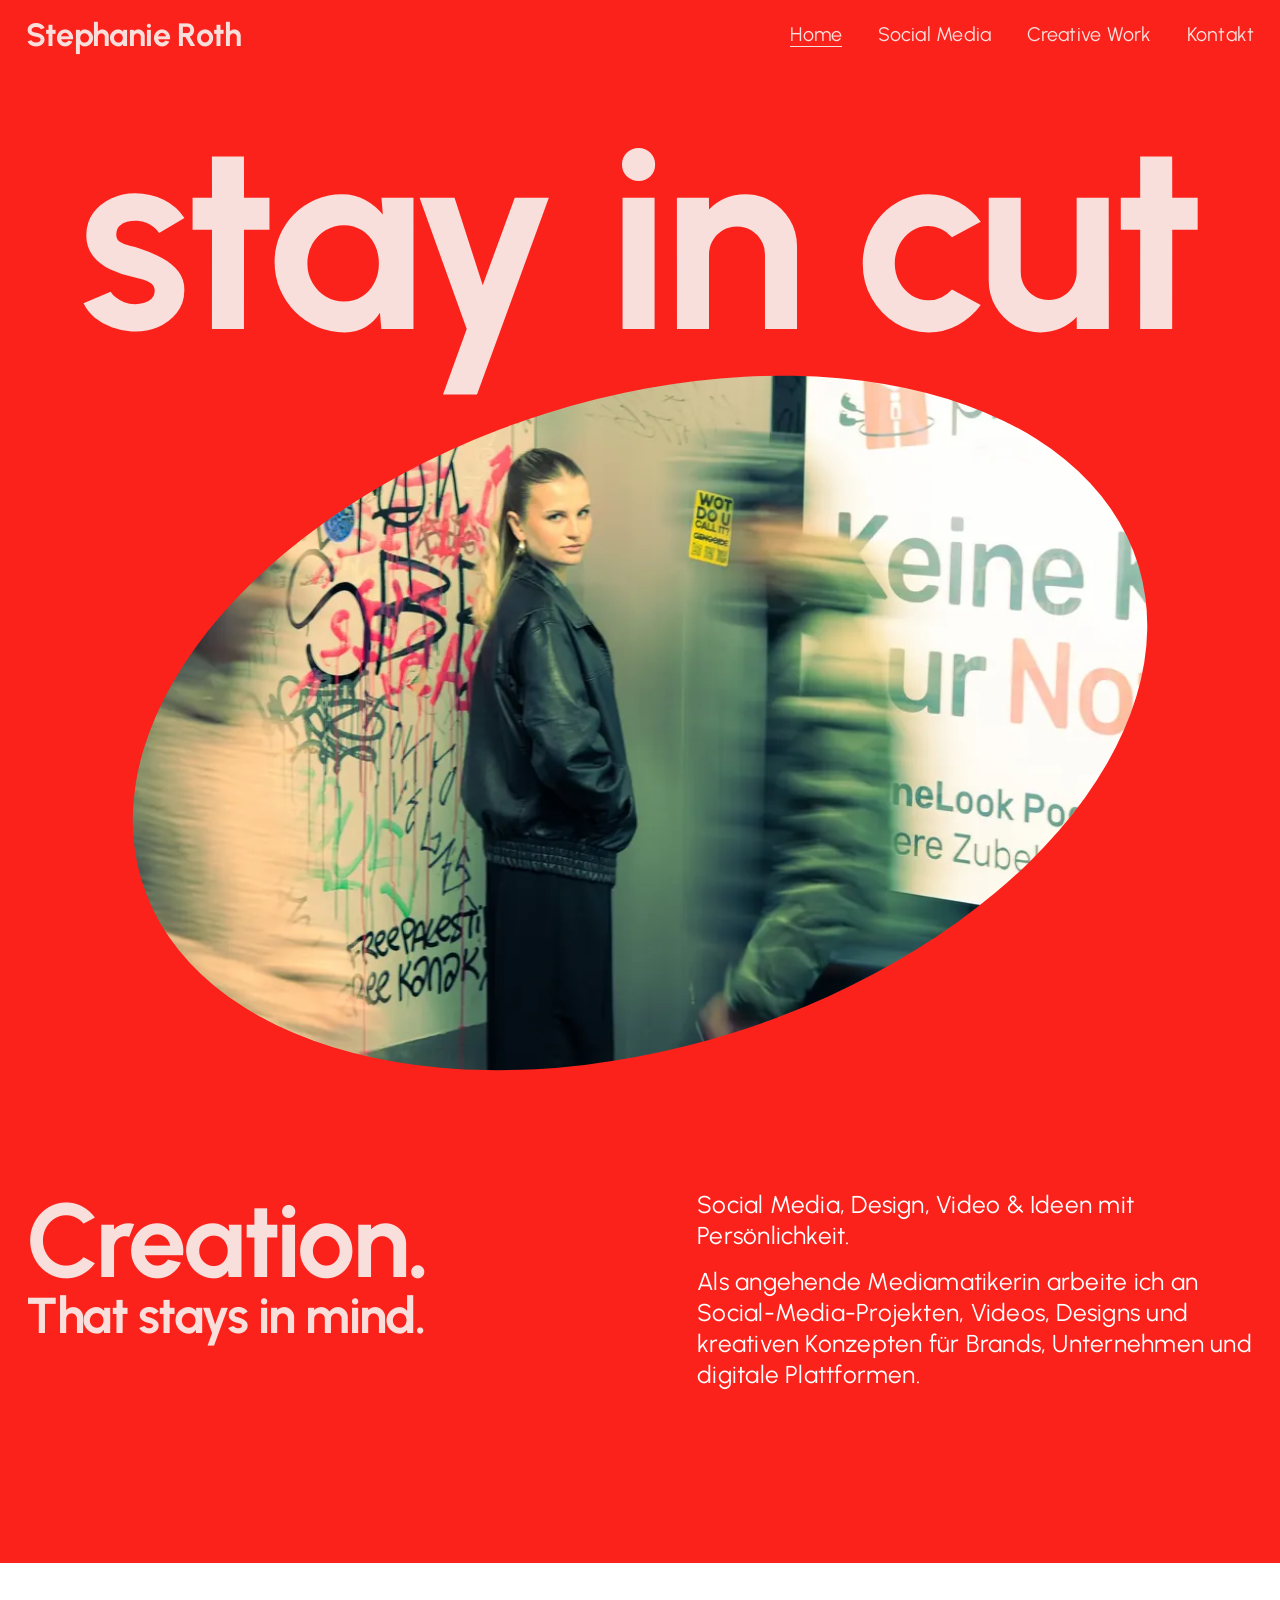
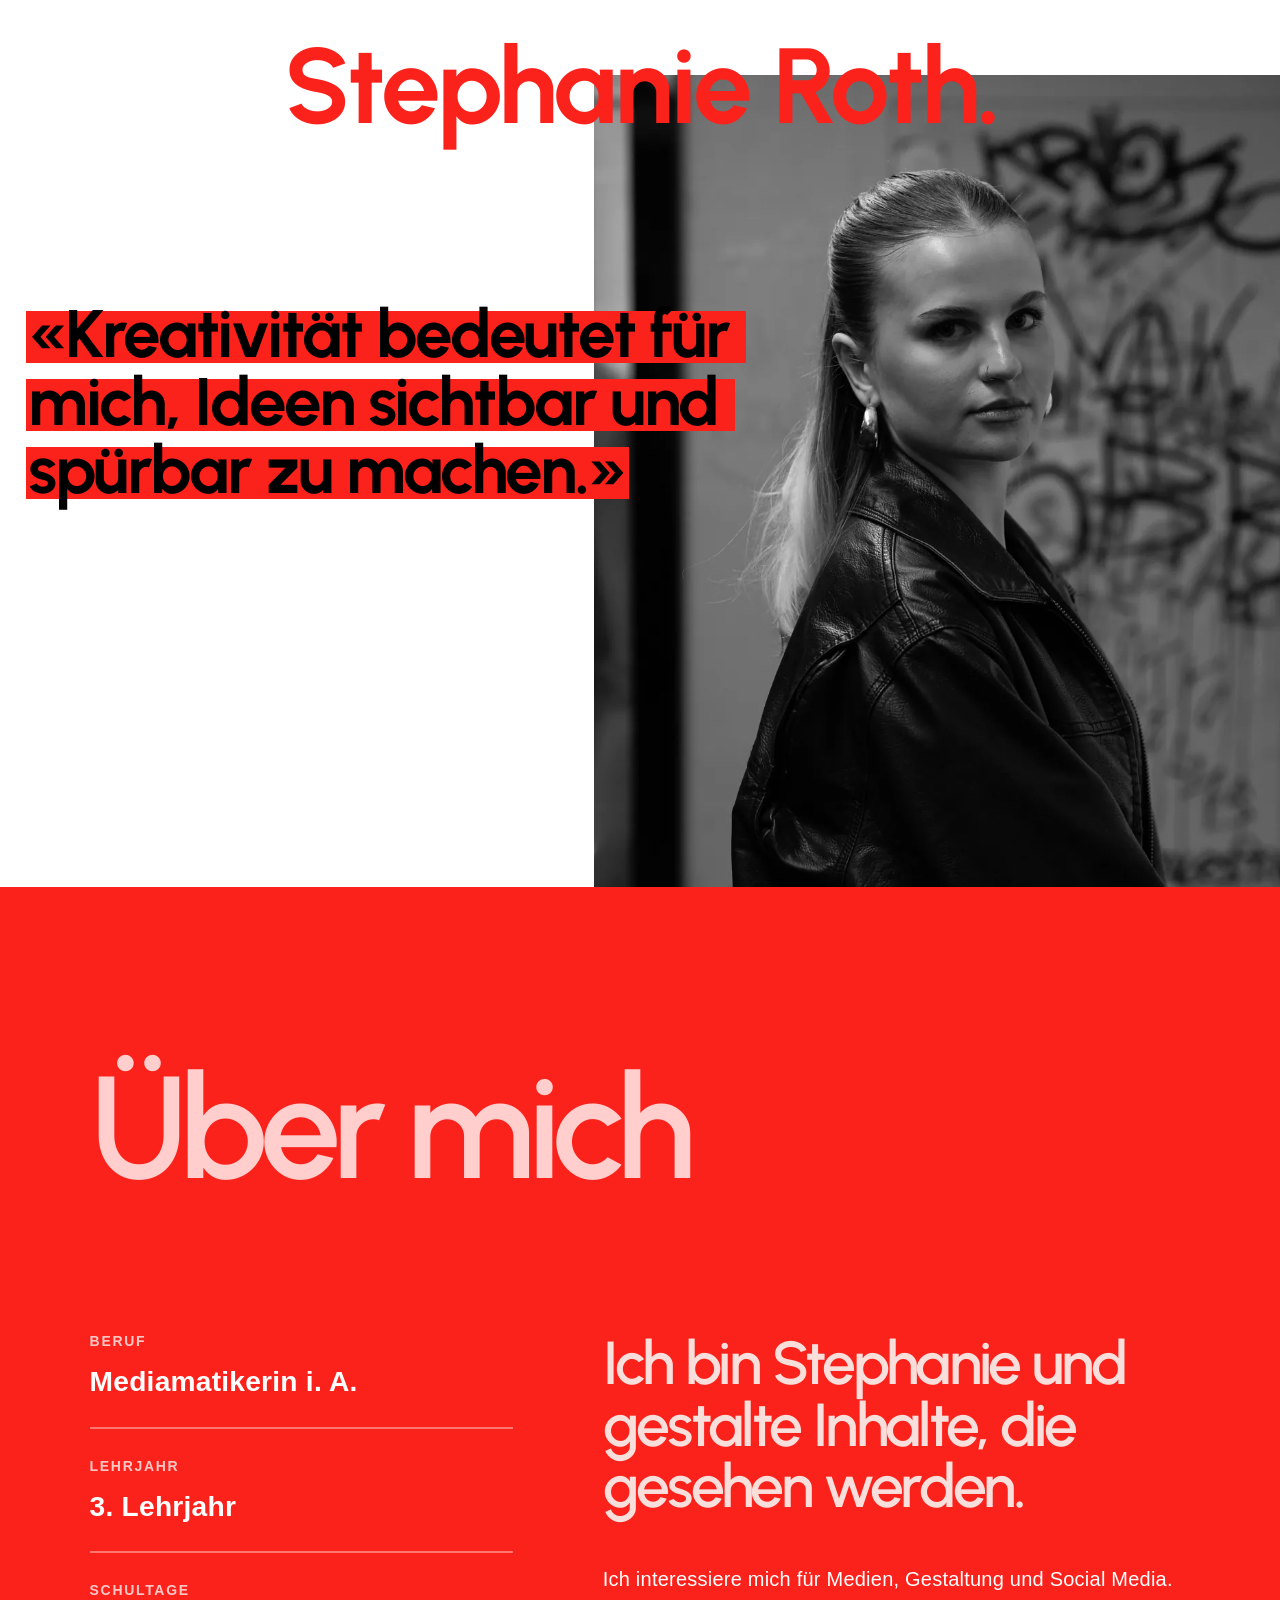
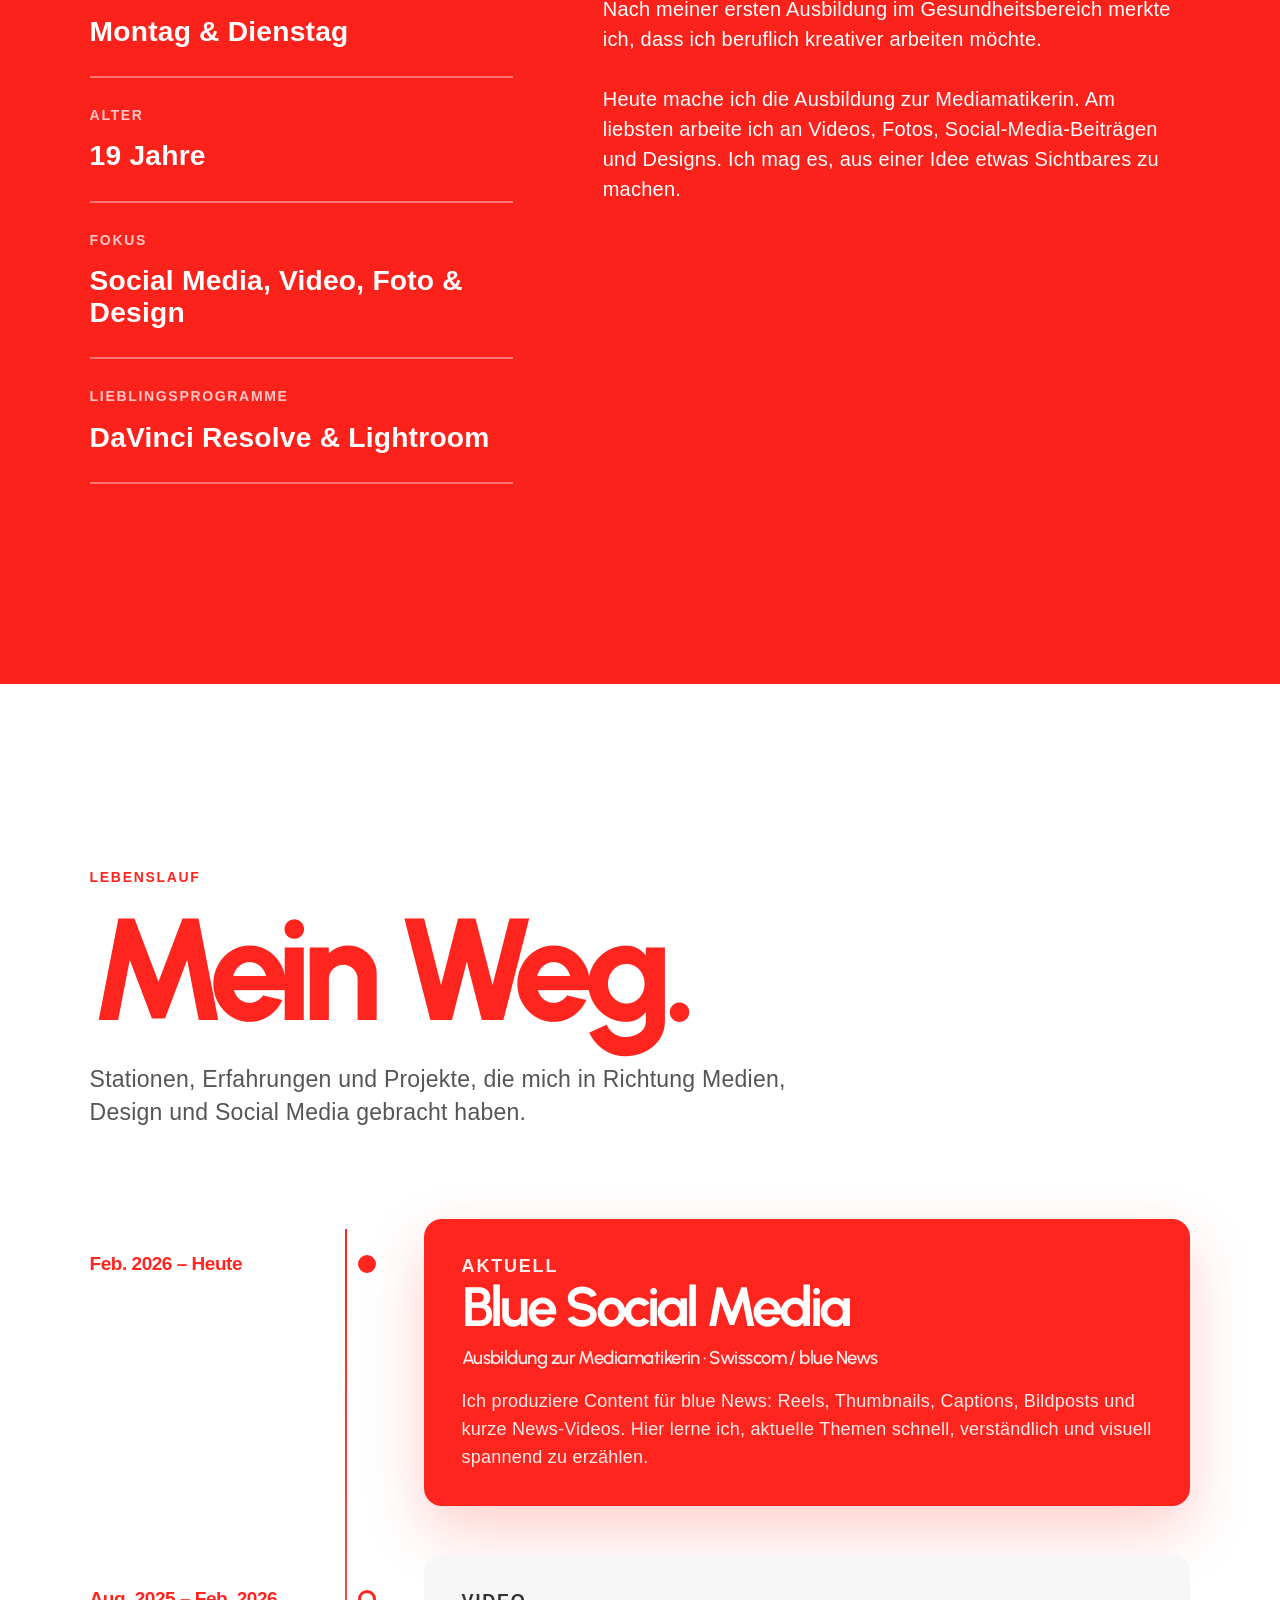
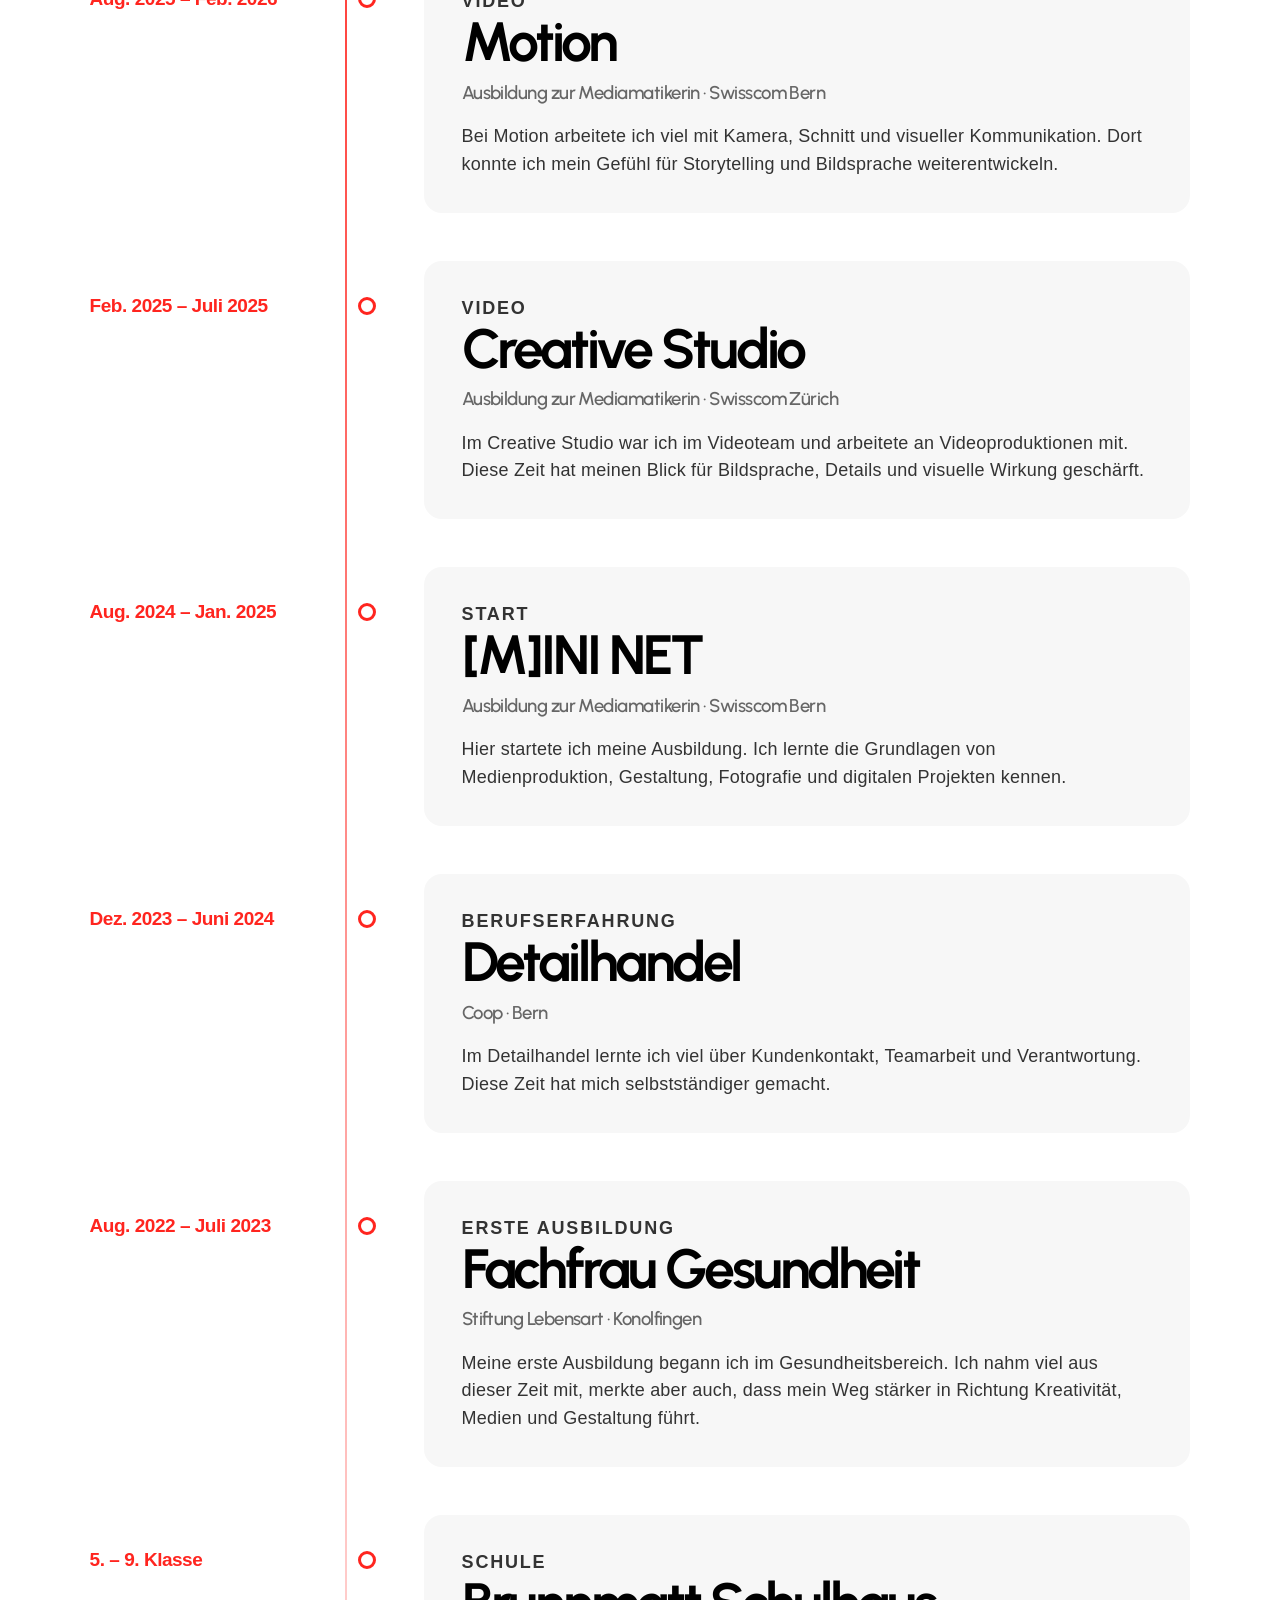
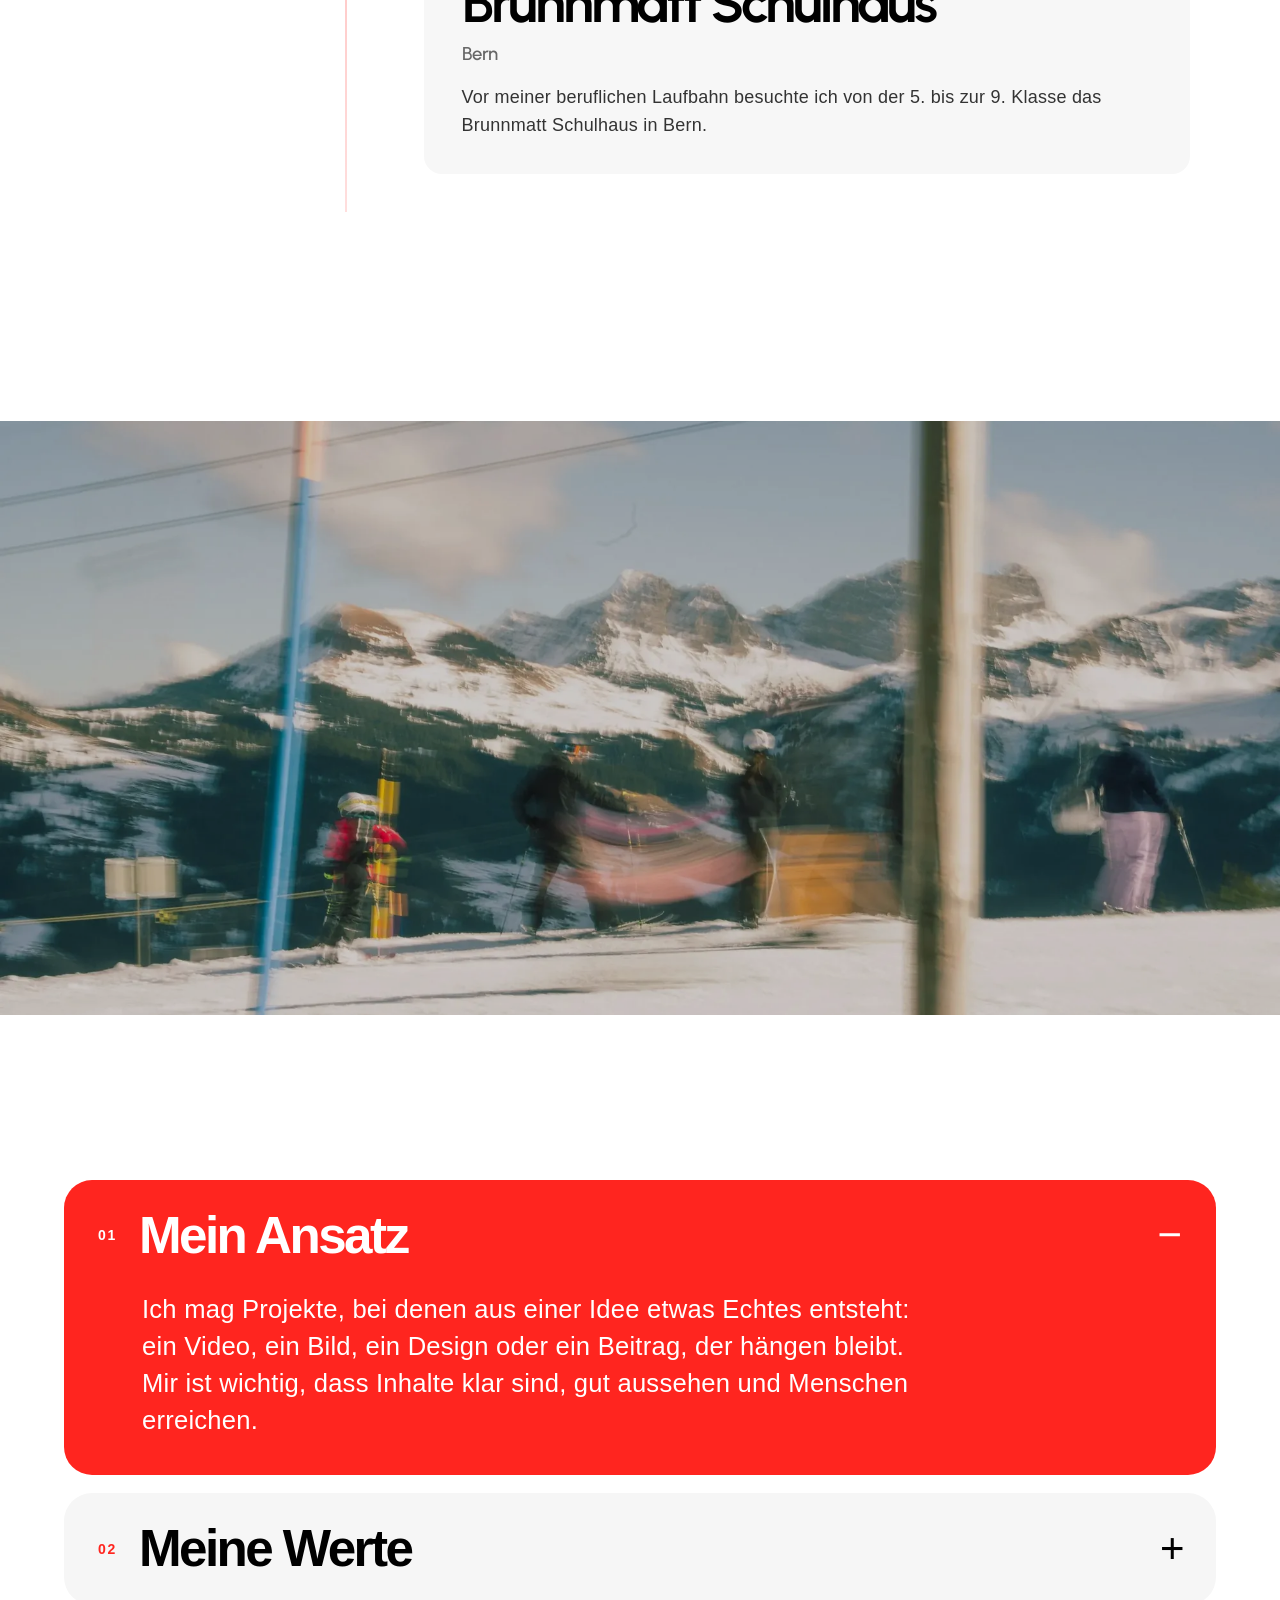
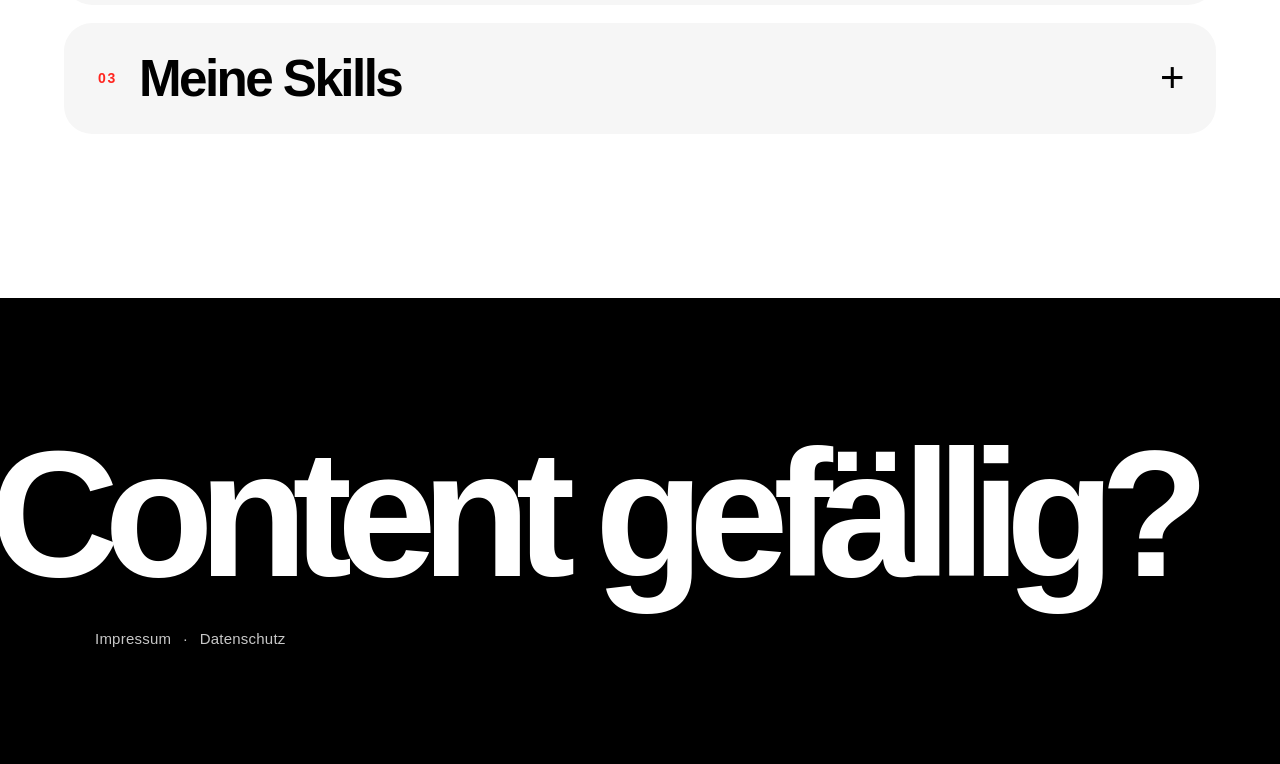
<file: index.html>
<!doctype html>
<html lang="de-CH">
<head>
  <meta charset="utf-8">
  <meta name="viewport" content="width=device-width, initial-scale=1">
  <title>Stephanie Roth</title>
  <meta name="description" content="Portfolio von Stephanie Roth – Social Media, Design, Video &amp; Ideen mit Persönlichkeit.">
  <meta property="og:title" content="Stephanie Roth">
  <meta property="og:description" content="Portfolio von Stephanie Roth – Social Media, Design, Video &amp; Ideen mit Persönlichkeit.">
  <meta property="og:image" content="assets/img/photoshoot-16-12-01-1000.webp">
  <meta name="theme-color" content="#fc221c">
  <link rel="icon" href="assets/img/favicon.svg" type="image/svg+xml">
  <link rel="preload" href="assets/fonts/Urbanist-var.woff" as="font" type="font/woff" crossorigin>
  <link rel="stylesheet" href="assets/css/site.css">
  <style>
.fe-6a043b09aa67e12ab06f8d63 {
  --grid-gutter: calc(var(--sqs-mobile-site-gutter, 6vw) - 11.0px);
  --cell-max-width: calc( ( var(--sqs-site-max-width, 1500px) - (11.0px * (8 - 1)) ) / 8 );
  display: grid;
  position: relative;
  grid-area: 1/1/-1/-1;
  grid-template-rows: repeat(9,minmax(24px, auto));
  grid-template-columns:
    minmax(var(--grid-gutter), 1fr)
    repeat(8, minmax(0, var(--cell-max-width)))
    minmax(var(--grid-gutter), 1fr);
  row-gap: 11.0px;
  column-gap: 11.0px;
  overflow-x: hidden;
  overflow-x: clip;
}
@media (min-width: 768px) {
  .background-width--inset .fe-6a043b09aa67e12ab06f8d63 {
    --inset-padding: calc(var(--sqs-site-gutter) * 2);
  }
  .fe-6a043b09aa67e12ab06f8d63 {
    --grid-gutter: calc(var(--sqs-site-gutter, 4vw) - 11.0px);
    --cell-max-width: calc( ( var(--sqs-site-max-width, 1500px) - (11.0px * (24 - 1)) ) / 24 );
    --inset-padding: 0vw;
    --row-height-scaling-factor: 0.0215;
    --container-width: min(var(--sqs-site-max-width, 1500px), calc(100vw - var(--sqs-site-gutter, 4vw) * 2 - var(--inset-padding) ));
    grid-template-rows: repeat(27,minmax(calc(var(--container-width) * var(--row-height-scaling-factor)), auto));
    grid-template-columns:
      minmax(var(--grid-gutter), 1fr)
      repeat(24, minmax(0, var(--cell-max-width)))
      minmax(var(--grid-gutter), 1fr);
  }
}
  .fe-block-926f1d0ffbd46cc07632 {
    grid-area: 2/1/10/11;
    z-index: 0;
    @media (max-width: 767px) {
    }
  }
  .fe-block-926f1d0ffbd46cc07632 .sqs-block {
    justify-content: center;
  }
  .fe-block-926f1d0ffbd46cc07632 .sqs-block-alignment-wrapper {
    align-items: center;
  }
  @media (min-width: 768px) {
    .fe-block-926f1d0ffbd46cc07632 {
      grid-area: 8/4/27/24;
      z-index: 0;
    }
    .fe-block-926f1d0ffbd46cc07632 .sqs-block {
      justify-content: center;
    }
    .fe-block-926f1d0ffbd46cc07632 .sqs-block-alignment-wrapper {
      align-items: center;
    }
  }
  .fe-block-38181c5dd13078dbfa4a {
    grid-area: 1/2/3/10;
    z-index: 1;
    @media (max-width: 767px) {
    }
  }
  .fe-block-38181c5dd13078dbfa4a .sqs-block {
    justify-content: flex-start;
  }
  .fe-block-38181c5dd13078dbfa4a .sqs-block-alignment-wrapper {
    align-items: flex-start;
  }
  @media (min-width: 768px) {
    .fe-block-38181c5dd13078dbfa4a {
      grid-area: 1/3/9/25;
      z-index: 1;
    }
    .fe-block-38181c5dd13078dbfa4a .sqs-block {
      justify-content: flex-start;
    }
    .fe-block-38181c5dd13078dbfa4a .sqs-block-alignment-wrapper {
      align-items: flex-start;
    }
  }
#block-926f1d0ffbd46cc07632 {
        --image-component-focal-point: 50% 50%;
  --image-component-object-fit: cover;
  --image-component-overlay-opacity: 0;
  --image-component-overlay-blend-mode: ;
  --image-component-native-aspect-ratio: 4672/7008;
      }
      #block-926f1d0ffbd46cc07632 .fluid-image-container.visitor-mode {
  overflow: hidden;clip-path: url(#926f1d0ffbd46cc07632-system_desktop);-webkit-clip-path: url(#926f1d0ffbd46cc07632-system_desktop);
      }
      #block-926f1d0ffbd46cc07632 .js-content-mode-element-wrapper {
        position: relative;
        width: 100%;
        height: 100%;
        display: none;
      }
      #block-926f1d0ffbd46cc07632 .js-content-mode-element-system_desktop {
        display: block;
      }
.fe-block-926f1d0ffbd46cc07632 {
      --opacity: 100%;
      --translate-x: 0px;
      --translate-y: 0px;
      --rotation: 0deg;
      --scale-x: 100%;
      --scale-y: 100%;
      --skew-x: 0deg;
      --skew-y: 0deg;
      --origin-x: 50%;
      --origin-y: 50%;
      --block-transform: none;
      opacity: var(--opacity, 1);
      transform: var(--block-transform);
      transform-origin: var(--origin-x) var(--origin-y);
    }
#block-38181c5dd13078dbfa4a {
  }
  #block-38181c5dd13078dbfa4a .sqs-html-content {
    --tweak-text-block-padding: 6% 6% 6% 6%;
  --tweak-text-block-padding: initial;
}
  .fe-block-38181c5dd13078dbfa4a {
      mix-blend-mode: var(--tweak-text-block-blend
  );
      border-radius: var(--tweak-text-block-radius);
  }
.fe-block-38181c5dd13078dbfa4a {
      --tweak-text-block-radius: 0px 0px 0px 0px;
    }
  .fe-block-38181c5dd13078dbfa4a {
    }
@media screen and (max-width: 767px) {
#block-38181c5dd13078dbfa4a {
            }
        }
    @media screen and (max-width: 767px) {
          #block-38181c5dd13078dbfa4a .sqs-html-content {
            }
        }
  @media screen and (max-width: 767px) {
        }
.fe-6a043b09aa67e12ab06f8d66 {
  --grid-gutter: calc(var(--sqs-mobile-site-gutter, 6vw) - 11.0px);
  --cell-max-width: calc( ( var(--sqs-site-max-width, 1500px) - (11.0px * (8 - 1)) ) / 8 );
  display: grid;
  position: relative;
  grid-area: 1/1/-1/-1;
  grid-template-rows: repeat(11,minmax(24px, auto));
  grid-template-columns:
    minmax(var(--grid-gutter), 1fr)
    repeat(8, minmax(0, var(--cell-max-width)))
    minmax(var(--grid-gutter), 1fr);
  row-gap: 11.0px;
  column-gap: 11.0px;
  overflow-x: hidden;
  overflow-x: clip;
}
@media (min-width: 768px) {
  .background-width--inset .fe-6a043b09aa67e12ab06f8d66 {
    --inset-padding: calc(var(--sqs-site-gutter) * 2);
  }
  .fe-6a043b09aa67e12ab06f8d66 {
    --grid-gutter: calc(var(--sqs-site-gutter, 4vw) - 11.0px);
    --cell-max-width: calc( ( var(--sqs-site-max-width, 1500px) - (11.0px * (24 - 1)) ) / 24 );
    --inset-padding: 0vw;
    --row-height-scaling-factor: 0.0215;
    --container-width: min(var(--sqs-site-max-width, 1500px), calc(100vw - var(--sqs-site-gutter, 4vw) * 2 - var(--inset-padding) ));
    grid-template-rows: repeat(5,minmax(calc(var(--container-width) * var(--row-height-scaling-factor)), auto));
    grid-template-columns:
      minmax(var(--grid-gutter), 1fr)
      repeat(24, minmax(0, var(--cell-max-width)))
      minmax(var(--grid-gutter), 1fr);
  }
}
  .fe-block-46d301a47ac1282b54b3 {
    grid-area: 2/2/5/7;
    z-index: 4;
    @media (max-width: 767px) {
    }
  }
  .fe-block-46d301a47ac1282b54b3 .sqs-block {
    justify-content: flex-start;
  }
  .fe-block-46d301a47ac1282b54b3 .sqs-block-alignment-wrapper {
    align-items: flex-start;
  }
  @media (min-width: 768px) {
    .fe-block-46d301a47ac1282b54b3 {
      grid-area: 2/2/6/10;
      z-index: 4;
    }
    .fe-block-46d301a47ac1282b54b3 .sqs-block {
      justify-content: flex-start;
    }
    .fe-block-46d301a47ac1282b54b3 .sqs-block-alignment-wrapper {
      align-items: flex-start;
    }
  }
  .fe-block-3f2d9d640439e5dac4fa {
    grid-area: 5/2/11/10;
    z-index: 2;
    @media (max-width: 767px) {
    }
  }
  .fe-block-3f2d9d640439e5dac4fa .sqs-block {
    justify-content: flex-start;
  }
  .fe-block-3f2d9d640439e5dac4fa .sqs-block-alignment-wrapper {
    align-items: flex-start;
  }
  @media (min-width: 768px) {
    .fe-block-3f2d9d640439e5dac4fa {
      grid-area: 2/15/5/26;
      z-index: 2;
    }
    .fe-block-3f2d9d640439e5dac4fa .sqs-block {
      justify-content: flex-start;
    }
    .fe-block-3f2d9d640439e5dac4fa .sqs-block-alignment-wrapper {
      align-items: flex-start;
    }
  }
#block-46d301a47ac1282b54b3 {
  }
  #block-46d301a47ac1282b54b3 .sqs-html-content {
    --tweak-text-block-padding: 6% 6% 6% 6%;
  --tweak-text-block-padding: initial;
}
  .fe-block-46d301a47ac1282b54b3 {
      mix-blend-mode: var(--tweak-text-block-blend
  );
      border-radius: var(--tweak-text-block-radius);
  }
.fe-block-46d301a47ac1282b54b3 {
      --tweak-text-block-radius: 0px 0px 0px 0px;
    }
  .fe-block-46d301a47ac1282b54b3 {
    }
@media screen and (max-width: 767px) {
#block-46d301a47ac1282b54b3 {
            }
        }
    @media screen and (max-width: 767px) {
          #block-46d301a47ac1282b54b3 .sqs-html-content {
            }
        }
  @media screen and (max-width: 767px) {
        }
#block-3f2d9d640439e5dac4fa {
  }
  #block-3f2d9d640439e5dac4fa .sqs-html-content {
    --tweak-text-block-padding: 6% 6% 6% 6%;
  --tweak-text-block-padding: initial;
}
  .fe-block-3f2d9d640439e5dac4fa {
      mix-blend-mode: var(--tweak-text-block-blend
  );
      border-radius: var(--tweak-text-block-radius);
  }
.fe-block-3f2d9d640439e5dac4fa {
      --tweak-text-block-radius: 0px 0px 0px 0px;
    }
  .fe-block-3f2d9d640439e5dac4fa {
    }
@media screen and (max-width: 767px) {
#block-3f2d9d640439e5dac4fa {
            }
        }
    @media screen and (max-width: 767px) {
          #block-3f2d9d640439e5dac4fa .sqs-html-content {
            }
        }
  @media screen and (max-width: 767px) {
        }
.fe-6a043b09aa67e12ab06f8d69 {
  --grid-gutter: calc(var(--sqs-mobile-site-gutter, 6vw) - 11.0px);
  --cell-max-width: calc( ( var(--sqs-site-max-width, 1500px) - (11.0px * (8 - 1)) ) / 8 );
  display: grid;
  position: relative;
  grid-area: 1/1/-1/-1;
  grid-template-rows: repeat(2,minmax(24px, auto));
  grid-template-columns:
    minmax(var(--grid-gutter), 1fr)
    repeat(8, minmax(0, var(--cell-max-width)))
    minmax(var(--grid-gutter), 1fr);
  row-gap: 11.0px;
  column-gap: 11.0px;
  overflow-x: hidden;
  overflow-x: clip;
}
@media (min-width: 768px) {
  .background-width--inset .fe-6a043b09aa67e12ab06f8d69 {
    --inset-padding: calc(var(--sqs-site-gutter) * 2);
  }
  .fe-6a043b09aa67e12ab06f8d69 {
    --grid-gutter: calc(var(--sqs-site-gutter, 4vw) - 11.0px);
    --cell-max-width: calc( ( var(--sqs-site-max-width, 1500px) - (11.0px * (24 - 1)) ) / 24 );
    --inset-padding: 0vw;
    --row-height-scaling-factor: 0.0215;
    --container-width: min(var(--sqs-site-max-width, 1500px), calc(100vw - var(--sqs-site-gutter, 4vw) * 2 - var(--inset-padding) ));
    grid-template-rows: repeat(1,minmax(calc(var(--container-width) * var(--row-height-scaling-factor)), auto));
    grid-template-columns:
      minmax(var(--grid-gutter), 1fr)
      repeat(24, minmax(0, var(--cell-max-width)))
      minmax(var(--grid-gutter), 1fr);
  }
}
.fe-6a04484cb8f50e35fe86ff82 {
  --grid-gutter: calc(var(--sqs-mobile-site-gutter, 6vw) - 11.0px);
  --cell-max-width: calc( ( var(--sqs-site-max-width, 1500px) - (11.0px * (8 - 1)) ) / 8 );
  display: grid;
  position: relative;
  grid-area: 1/1/-1/-1;
  grid-template-rows: repeat(26,minmax(24px, auto));
  grid-template-columns:
    minmax(var(--grid-gutter), 1fr)
    repeat(8, minmax(0, var(--cell-max-width)))
    minmax(var(--grid-gutter), 1fr);
  row-gap: 11.0px;
  column-gap: 11.0px;
  overflow-x: hidden;
  overflow-x: clip;
}
@media (min-width: 768px) {
  .background-width--inset .fe-6a04484cb8f50e35fe86ff82 {
    --inset-padding: calc(var(--sqs-site-gutter) * 2);
  }
  .fe-6a04484cb8f50e35fe86ff82 {
    --grid-gutter: calc(var(--sqs-site-gutter, 4vw) - 11.0px);
    --cell-max-width: calc( ( var(--sqs-site-max-width, 1500px) - (11.0px * (24 - 1)) ) / 24 );
    --inset-padding: 0vw;
    --row-height-scaling-factor: 0.0215;
    --container-width: min(var(--sqs-site-max-width, 1500px), calc(100vw - var(--sqs-site-gutter, 4vw) * 2 - var(--inset-padding) ));
    grid-template-rows: repeat(25,minmax(calc(var(--container-width) * var(--row-height-scaling-factor)), auto));
    grid-template-columns:
      minmax(var(--grid-gutter), 1fr)
      repeat(24, minmax(0, var(--cell-max-width)))
      minmax(var(--grid-gutter), 1fr);
  }
}
  .fe-block-c50e529fefddc6612bfa {
    grid-area: 1/2/3/10;
    z-index: 2;
    @media (max-width: 767px) {
    }
  }
  .fe-block-c50e529fefddc6612bfa .sqs-block {
    justify-content: flex-start;
  }
  .fe-block-c50e529fefddc6612bfa .sqs-block-alignment-wrapper {
    align-items: flex-start;
  }
  @media (min-width: 768px) {
    .fe-block-c50e529fefddc6612bfa {
      grid-area: 2/7/6/21;
      z-index: 2;
    }
    .fe-block-c50e529fefddc6612bfa .sqs-block {
      justify-content: flex-end;
    }
    .fe-block-c50e529fefddc6612bfa .sqs-block-alignment-wrapper {
      align-items: flex-end;
    }
  }
  .fe-block-43bcdcb3a8fa8bd1ddc7 {
    grid-area: 4/2/16/10;
    z-index: 2;
    @media (max-width: 767px) {
    }
  }
  .fe-block-43bcdcb3a8fa8bd1ddc7 .sqs-block {
    justify-content: flex-start;
  }
  .fe-block-43bcdcb3a8fa8bd1ddc7 .sqs-block-alignment-wrapper {
    align-items: flex-start;
  }
  @media (min-width: 768px) {
    .fe-block-43bcdcb3a8fa8bd1ddc7 {
      grid-area: 10/2/18/18;
      z-index: 2;
    }
    .fe-block-43bcdcb3a8fa8bd1ddc7 .sqs-block {
      justify-content: flex-start;
    }
    .fe-block-43bcdcb3a8fa8bd1ddc7 .sqs-block-alignment-wrapper {
      align-items: flex-start;
    }
  }
  .fe-block-e383b9705612e76e6a61 {
    grid-area: 17/1/27/11;
    z-index: 0;
    @media (max-width: 767px) {
    }
  }
  .fe-block-e383b9705612e76e6a61 .sqs-block {
    justify-content: center;
  }
  .fe-block-e383b9705612e76e6a61 .sqs-block-alignment-wrapper {
    align-items: center;
  }
  @media (min-width: 768px) {
    .fe-block-e383b9705612e76e6a61 {
      grid-area: 4/13/26/27;
      z-index: 0;
    }
    .fe-block-e383b9705612e76e6a61 .sqs-block {
      justify-content: center;
    }
    .fe-block-e383b9705612e76e6a61 .sqs-block-alignment-wrapper {
      align-items: center;
    }
  }
#block-c50e529fefddc6612bfa {
  }
  #block-c50e529fefddc6612bfa .sqs-html-content {
    --tweak-text-block-padding: 6% 6% 6% 6%;
  --tweak-text-block-padding: initial;
}
  .fe-block-c50e529fefddc6612bfa {
      mix-blend-mode: var(--tweak-text-block-blend
  );
      border-radius: var(--tweak-text-block-radius);
  }
.fe-block-c50e529fefddc6612bfa {
      --tweak-text-block-radius: 0px 0px 0px 0px;
    }
  .fe-block-c50e529fefddc6612bfa {
    }
@media screen and (max-width: 767px) {
#block-c50e529fefddc6612bfa {
            }
        }
    @media screen and (max-width: 767px) {
          #block-c50e529fefddc6612bfa .sqs-html-content {
            }
        }
  @media screen and (max-width: 767px) {
        }
#block-43bcdcb3a8fa8bd1ddc7 {
    --stroke-style: none;--stroke-thickness: 6px;
  }
  #block-43bcdcb3a8fa8bd1ddc7 .sqs-html-content {
    --tweak-text-block-padding: 6% 6% 6% 6%;
  --tweak-text-block-padding: initial;
}
  .fe-block-43bcdcb3a8fa8bd1ddc7 {
      mix-blend-mode: var(--tweak-text-block-blend
  );
      border-radius: var(--tweak-text-block-radius);
  }
.fe-block-43bcdcb3a8fa8bd1ddc7 {
      --tweak-text-block-radius: 0px 0px 0px 0px;
    }
  .fe-block-43bcdcb3a8fa8bd1ddc7 {
      --tweak-text-block-blend
  : normal;
    }
  .fe-block-43bcdcb3a8fa8bd1ddc7 {
    --blur-value: blur(15px);}
@media screen and (max-width: 767px) {
#block-43bcdcb3a8fa8bd1ddc7 {
            }
        }
    @media screen and (max-width: 767px) {
          #block-43bcdcb3a8fa8bd1ddc7 .sqs-html-content {
            }
        }
  @media screen and (max-width: 767px) {
        }
#block-e383b9705612e76e6a61 {
        --image-component-focal-point: 50% 50%;
  --image-component-object-fit: cover;
  --image-component-overlay-opacity: 0;
  --image-component-overlay-blend-mode: normal;
  --image-component-native-aspect-ratio: 4672/7008;
      }
      #block-e383b9705612e76e6a61 .fluid-image-container.visitor-mode {
  overflow: hidden;-webkit-mask-image: -webkit-radial-gradient(white, black);clip-path: none;-webkit-clip-path: none;
      }
      #block-e383b9705612e76e6a61 .js-content-mode-element-wrapper {
        position: relative;
        width: 100%;
        height: 100%;
        display: none;
      }
      #block-e383b9705612e76e6a61 .js-content-mode-element-system_desktop {
        display: block;
      }
.fe-block-e383b9705612e76e6a61 {
      --opacity: 100%;
      --translate-x: 0px;
      --translate-y: 0px;
      --rotation: 0deg;
      --scale-x: 100%;
      --scale-y: 100%;
      --skew-x: 0deg;
      --skew-y: 0deg;
      --origin-x: 50%;
      --origin-y: 50%;
      --block-transform: none;
      opacity: var(--opacity, 1);
      transform: var(--block-transform);
      transform-origin: var(--origin-x) var(--origin-y);
    }
.fe-6a0449a08fda70088aabaf81 {
  --grid-gutter: calc(var(--sqs-mobile-site-gutter, 6vw) - 11.0px);
  --cell-max-width: calc( ( var(--sqs-site-max-width, 1500px) - (11.0px * (8 - 1)) ) / 8 );
  display: grid;
  position: relative;
  grid-area: 1/1/-1/-1;
  grid-template-rows: repeat(8,minmax(24px, auto));
  grid-template-columns:
    minmax(var(--grid-gutter), 1fr)
    repeat(8, minmax(0, var(--cell-max-width)))
    minmax(var(--grid-gutter), 1fr);
  row-gap: 11.0px;
  column-gap: 11.0px;
  overflow-x: hidden;
  overflow-x: clip;
}
@media (min-width: 768px) {
  .background-width--inset .fe-6a0449a08fda70088aabaf81 {
    --inset-padding: calc(var(--sqs-site-gutter) * 2);
  }
  .fe-6a0449a08fda70088aabaf81 {
    --grid-gutter: calc(var(--sqs-site-gutter, 4vw) - 11.0px);
    --cell-max-width: calc( ( var(--sqs-site-max-width, 1500px) - (11.0px * (24 - 1)) ) / 24 );
    --inset-padding: 0vw;
    --row-height-scaling-factor: 0.0215;
    --container-width: min(var(--sqs-site-max-width, 1500px), calc(100vw - var(--sqs-site-gutter, 4vw) * 2 - var(--inset-padding) ));
    grid-template-rows: repeat(33,minmax(calc(var(--container-width) * var(--row-height-scaling-factor)), auto));
    grid-template-columns:
      minmax(var(--grid-gutter), 1fr)
      repeat(24, minmax(0, var(--cell-max-width)))
      minmax(var(--grid-gutter), 1fr);
  }
}
  .fe-block-yui_3_17_2_1_1781780712523_3729 {
    grid-area: 2/2/8/10;
    z-index: 6;
    @media (max-width: 767px) {
    }
  }
  .fe-block-yui_3_17_2_1_1781780712523_3729 .sqs-block {
    justify-content: flex-start;
  }
  .fe-block-yui_3_17_2_1_1781780712523_3729 .sqs-block-alignment-wrapper {
    align-items: flex-start;
  }
  @media (min-width: 768px) {
    .fe-block-yui_3_17_2_1_1781780712523_3729 {
      grid-area: 1/2/34/26;
      z-index: 6;
    }
    .fe-block-yui_3_17_2_1_1781780712523_3729 .sqs-block {
      justify-content: flex-start;
    }
    .fe-block-yui_3_17_2_1_1781780712523_3729 .sqs-block-alignment-wrapper {
      align-items: flex-start;
    }
  }
.about-section {
    background: transparent;
    color: #fff;
    padding: 130px 5vw 130px;
    font-family: "Inter", "Helvetica Neue", Arial, sans-serif;
    overflow: hidden;
  }
  .about-wrap {
    max-width: 1280px;
    margin: 0 auto;
  }
  .about-title {
    font-size: clamp(70px, 11vw, 160px);
    line-height: 0.98;
    letter-spacing: -0.055em;
    font-weight: 620;
    margin: 0 0 135px;
    color: rgba(255, 255, 255, 0.78);
    animation: titleSlide 0.9s ease both, softPulse 3.5s ease-in-out infinite;
    transform-origin: left center;
  }
  .about-grid {
    display: grid;
    grid-template-columns: 0.9fr 1.25fr;
    gap: 90px;
    align-items: start;
  }
  .about-facts {
    display: flex;
    flex-direction: column;
  }
  .fact {
    border-bottom: 2px solid rgba(255, 255, 255, 0.38);
    padding: 0 0 28px;
    margin-bottom: 28px;
    opacity: 0;
    transform: translateY(24px);
    animation: fadeUp 0.7s ease both;
    transition: transform 0.25s ease, border-color 0.25s ease;
  }
  .fact:nth-child(1) { animation-delay: 0.15s; }
  .fact:nth-child(2) { animation-delay: 0.27s; }
  .fact:nth-child(3) { animation-delay: 0.39s; }
  .fact:nth-child(4) { animation-delay: 0.51s; }
  .fact:nth-child(5) { animation-delay: 0.63s; }
  .fact:nth-child(6) { animation-delay: 0.75s; }
  .fact:hover {
    transform: translateX(10px);
    border-bottom-color: #fff;
  }
  .fact span {
    display: block;
    font-size: 14px;
    font-weight: 750;
    text-transform: uppercase;
    letter-spacing: 0.12em;
    margin-bottom: 16px;
    opacity: 0.75;
  }
  .fact p {
    margin: 0;
    font-size: clamp(24px, 2.2vw, 36px);
    line-height: 1.15;
    font-weight: 560;
  }
  .about-text {
    max-width: 720px;
    opacity: 0;
    transform: translateY(30px);
    animation: fadeUp 0.85s ease 0.35s both;
  }
  .about-text h2 {
    font-size: clamp(42px, 4.6vw, 70px);
    line-height: 1.04;
    letter-spacing: -0.045em;
    font-weight: 580;
    margin: 0 0 48px;
  }
  .about-text p {
    font-size: clamp(20px, 1.55vw, 26px);
    line-height: 1.5;
    font-weight: 400;
    margin: 0 0 30px;
    max-width: 680px;
  }
  @keyframes titleSlide {
    from {
      opacity: 0;
      transform: translateX(-55px) scale(0.98);
    }
    to {
      opacity: 1;
      transform: translateX(0) scale(1);
    }
  }
  @keyframes fadeUp {
    from {
      opacity: 0;
      transform: translateY(30px);
    }
    to {
      opacity: 1;
      transform: translateY(0);
    }
  }
  @keyframes softPulse {
    0%, 100% {
      opacity: 0.72;
      transform: scale(1);
    }
    50% {
      opacity: 0.92;
      transform: scale(1.015);
    }
  }
  @media (max-width: 900px) {
    .about-section {
      padding: 85px 24px 95px;
    }
    .about-title {
      font-size: 72px;
      margin-bottom: 75px;
      letter-spacing: -0.045em;
    }
    .about-grid {
      grid-template-columns: 1fr;
      gap: 45px;
    }
    .about-text h2 {
      font-size: 42px;
    }
    .about-text p {
      font-size: 20px;
    }
  }
.fe-block-yui_3_17_2_1_1781780712523_3729 {
      --opacity: 100%;
      --translate-x: 0px;
      --translate-y: 0px;
      --rotation: 0deg;
      --scale-x: 100%;
      --scale-y: 100%;
      --skew-x: 0deg;
      --skew-y: 0deg;
      --origin-x: 50%;
      --origin-y: 50%;
      --block-transform: none;
      opacity: var(--opacity, 1);
      transform: var(--block-transform);
      transform-origin: var(--origin-x) var(--origin-y);
    }
.fe-6a33d1fd7940931a43fc2e74 {
  --grid-gutter: calc(var(--sqs-mobile-site-gutter, 6vw) - 11.0px);
  --cell-max-width: calc( ( var(--sqs-site-max-width, 1500px) - (11.0px * (8 - 1)) ) / 8 );
  display: grid;
  position: relative;
  grid-area: 1/1/-1/-1;
  grid-template-rows: repeat(6,minmax(24px, auto));
  grid-template-columns:
    minmax(var(--grid-gutter), 1fr)
    repeat(8, minmax(0, var(--cell-max-width)))
    minmax(var(--grid-gutter), 1fr);
  row-gap: 11.0px;
  column-gap: 11.0px;
  overflow-x: hidden;
  overflow-x: clip;
}
@media (min-width: 768px) {
  .background-width--inset .fe-6a33d1fd7940931a43fc2e74 {
    --inset-padding: calc(var(--sqs-site-gutter) * 2);
  }
  .fe-6a33d1fd7940931a43fc2e74 {
    --grid-gutter: calc(var(--sqs-site-gutter, 4vw) - 11.0px);
    --cell-max-width: calc( ( var(--sqs-site-max-width, 1500px) - (11.0px * (24 - 1)) ) / 24 );
    --inset-padding: 0vw;
    --row-height-scaling-factor: 0.0215;
    --container-width: min(var(--sqs-site-max-width, 1500px), calc(100vw - var(--sqs-site-gutter, 4vw) * 2 - var(--inset-padding) ));
    grid-template-rows: repeat(64,minmax(calc(var(--container-width) * var(--row-height-scaling-factor)), auto));
    grid-template-columns:
      minmax(var(--grid-gutter), 1fr)
      repeat(24, minmax(0, var(--cell-max-width)))
      minmax(var(--grid-gutter), 1fr);
  }
}
  .fe-block-yui_3_17_2_1_1781780712523_3982 {
    grid-area: 1/2/7/10;
    z-index: 1;
    @media (max-width: 767px) {
    }
  }
  .fe-block-yui_3_17_2_1_1781780712523_3982 .sqs-block {
    justify-content: flex-start;
  }
  .fe-block-yui_3_17_2_1_1781780712523_3982 .sqs-block-alignment-wrapper {
    align-items: flex-start;
  }
  @media (min-width: 768px) {
    .fe-block-yui_3_17_2_1_1781780712523_3982 {
      grid-area: 1/2/65/26;
      z-index: 1;
    }
    .fe-block-yui_3_17_2_1_1781780712523_3982 .sqs-block {
      justify-content: flex-start;
    }
    .fe-block-yui_3_17_2_1_1781780712523_3982 .sqs-block-alignment-wrapper {
      align-items: flex-start;
    }
  }
.sr-timeline-section {
    background: #fff;
    padding: 95px 5vw 115px;
    font-family: "Inter", "Helvetica Neue", Arial, sans-serif;
    color: #111;
    overflow: hidden;
  }
  .sr-timeline-header {
    max-width: 1180px;
    margin: 0 auto 90px;
  }
  .sr-kicker {
    display: inline-block;
    color: #ff251f;
    font-size: 14px;
    font-weight: 850;
    letter-spacing: 0.12em;
    text-transform: uppercase;
    margin: 0 0 20px;
  }
  .sr-timeline-header h1 {
    font-size: clamp(64px, 11vw, 145px);
    line-height: 0.9;
    letter-spacing: -0.07em;
    color: #ff251f;
    margin: 0 0 30px;
    font-weight: 760;
  }
  .sr-timeline-header p:not(.sr-kicker) {
    max-width: 700px;
    font-size: clamp(18px, 1.8vw, 25px);
    line-height: 1.45;
    color: #555;
    margin: 0;
  }
  .sr-timeline {
    max-width: 1180px;
    margin: 0 auto;
    position: relative;
  }
  .sr-timeline::before {
    content: "";
    position: absolute;
    left: 255px;
    top: 10px;
    bottom: 10px;
    width: 2px;
    background: linear-gradient(to bottom, #ff251f, rgba(255,37,31,0.15));
  }
  .sr-timeline-item {
    display: grid;
    grid-template-columns: 220px 70px 1fr;
    gap: 22px;
    position: relative;
    padding-bottom: 48px;
    opacity: 0;
    transform: translateY(24px);
    animation: timelineUp 0.7s ease both;
  }
  .sr-timeline-item:nth-child(1) { animation-delay: 0.05s; }
  .sr-timeline-item:nth-child(2) { animation-delay: 0.15s; }
  .sr-timeline-item:nth-child(3) { animation-delay: 0.25s; }
  .sr-timeline-item:nth-child(4) { animation-delay: 0.35s; }
  .sr-timeline-item:nth-child(5) { animation-delay: 0.45s; }
  .sr-timeline-item:nth-child(6) { animation-delay: 0.55s; }
  .sr-timeline-item:nth-child(7) { animation-delay: 0.65s; }
  .sr-date {
    font-size: 19px;
    line-height: 1.15;
    font-weight: 720;
    letter-spacing: -0.025em;
    color: #ff251f;
    padding-top: 34px;
  }
  .sr-dot {
    width: 18px;
    height: 18px;
    background: #fff;
    border: 3px solid #ff251f;
    border-radius: 50%;
    margin: 36px auto 0;
    z-index: 2;
    transition: 0.25s ease;
  }
  .sr-content {
    background: #f7f7f7;
    border-radius: 18px;
    padding: 34px 38px;
    transition: 0.25s ease;
    position: relative;
  }
  .sr-content:hover {
    transform: translateY(-5px);
    background: #fff;
    box-shadow: 0 24px 60px rgba(0, 0, 0, 0.08);
  }
  .sr-timeline-item:hover .sr-dot {
    background: #ff251f;
    transform: scale(1.25);
  }
  .sr-category {
    display: inline-block;
    color: #ff251f;
    font-size: 12px;
    line-height: 1;
    font-weight: 850;
    letter-spacing: 0.1em;
    text-transform: uppercase;
    margin: 0 0 18px;
  }
  .sr-content h2 {
    font-size: clamp(34px, 4.2vw, 58px);
    line-height: 0.98;
    letter-spacing: -0.055em;
    font-weight: 680;
    margin: 0 0 12px;
  }
  .sr-content h3 {
    font-size: 18px;
    line-height: 1.35;
    color: #666;
    font-weight: 550;
    margin: 0 0 18px;
  }
  .sr-content p {
    font-size: 18px;
    line-height: 1.55;
    color: #333;
    max-width: 760px;
    margin: 0;
  }
  .sr-current .sr-content {
    background: #ff251f;
    color: #fff;
    box-shadow: 0 24px 60px rgba(255, 37, 31, 0.22);
  }
  .sr-current .sr-category,
  .sr-current .sr-content h3,
  .sr-current .sr-content p {
    color: rgba(255, 255, 255, 0.9);
  }
  .sr-current .sr-content h2 {
    color: #fff;
  }
  .sr-current .sr-dot {
    background: #ff251f;
  }
  @keyframes timelineUp {
    from {
      opacity: 0;
      transform: translateY(24px);
    }
    to {
      opacity: 1;
      transform: translateY(0);
    }
  }
  @media (max-width: 850px) {
    .sr-timeline-section {
      padding: 65px 22px 85px;
    }
    .sr-timeline-header {
      margin-bottom: 55px;
    }
    .sr-timeline::before {
      left: 13px;
    }
    .sr-timeline-item {
      grid-template-columns: 34px 1fr;
      gap: 18px;
      padding-bottom: 34px;
    }
    .sr-date {
      grid-column: 2;
      grid-row: 1;
      font-size: 17px;
      padding-top: 0;
      margin-bottom: -6px;
    }
    .sr-dot {
      grid-column: 1;
      grid-row: 1 / span 2;
      width: 18px;
      height: 18px;
      margin: 0;
    }
    .sr-content {
      grid-column: 2;
      grid-row: 2;
      padding: 26px;
      border-radius: 16px;
    }
    .sr-content:hover {
      transform: none;
      box-shadow: none;
    }
    .sr-content h2 {
      font-size: 34px;
    }
    .sr-content p {
      font-size: 16px;
    }
  }
.fe-6a043b09aa67e12ab06f8d6e {
  --grid-gutter: calc(var(--sqs-mobile-site-gutter, 6vw) - 11.0px);
  --cell-max-width: calc( ( var(--sqs-site-max-width, 1500px) - (11.0px * (8 - 1)) ) / 8 );
  display: grid;
  position: relative;
  grid-area: 1/1/-1/-1;
  grid-template-rows: repeat(6,minmax(24px, auto));
  grid-template-columns:
    minmax(var(--grid-gutter), 1fr)
    repeat(8, minmax(0, var(--cell-max-width)))
    minmax(var(--grid-gutter), 1fr);
  row-gap: 11.0px;
  column-gap: 11.0px;
  overflow-x: hidden;
  overflow-x: clip;
}
@media (min-width: 768px) {
  .background-width--inset .fe-6a043b09aa67e12ab06f8d6e {
    --inset-padding: calc(var(--sqs-site-gutter) * 2);
  }
  .fe-6a043b09aa67e12ab06f8d6e {
    --grid-gutter: calc(var(--sqs-site-gutter, 4vw) - 11.0px);
    --cell-max-width: calc( ( var(--sqs-site-max-width, 1500px) - (11.0px * (24 - 1)) ) / 24 );
    --inset-padding: 0vw;
    --row-height-scaling-factor: 0.0215;
    --container-width: min(var(--sqs-site-max-width, 1500px), calc(100vw - var(--sqs-site-gutter, 4vw) * 2 - var(--inset-padding) ));
    grid-template-rows: repeat(2,minmax(calc(var(--container-width) * var(--row-height-scaling-factor)), auto));
    grid-template-columns:
      minmax(var(--grid-gutter), 1fr)
      repeat(24, minmax(0, var(--cell-max-width)))
      minmax(var(--grid-gutter), 1fr);
  }
}
.fe-6a0449214427d934c1c118b6 {
  --grid-gutter: calc(var(--sqs-mobile-site-gutter, 6vw) - 11.0px);
  --cell-max-width: calc( ( var(--sqs-site-max-width, 1500px) - (11.0px * (8 - 1)) ) / 8 );
  display: grid;
  position: relative;
  grid-area: 1/1/-1/-1;
  grid-template-rows: repeat(6,minmax(24px, auto));
  grid-template-columns:
    minmax(var(--grid-gutter), 1fr)
    repeat(8, minmax(0, var(--cell-max-width)))
    minmax(var(--grid-gutter), 1fr);
  row-gap: 11.0px;
  column-gap: 11.0px;
  overflow-x: hidden;
  overflow-x: clip;
}
@media (min-width: 768px) {
  .background-width--inset .fe-6a0449214427d934c1c118b6 {
    --inset-padding: calc(var(--sqs-site-gutter) * 2);
  }
  .fe-6a0449214427d934c1c118b6 {
    --grid-gutter: calc(var(--sqs-site-gutter, 4vw) - 11.0px);
    --cell-max-width: calc( ( var(--sqs-site-max-width, 1500px) - (11.0px * (24 - 1)) ) / 24 );
    --inset-padding: 0vw;
    --row-height-scaling-factor: 0.0215;
    --container-width: min(var(--sqs-site-max-width, 1500px), calc(100vw - var(--sqs-site-gutter, 4vw) * 2 - var(--inset-padding) ));
    grid-template-rows: repeat(18,minmax(calc(var(--container-width) * var(--row-height-scaling-factor)), auto));
    grid-template-columns:
      minmax(var(--grid-gutter), 1fr)
      repeat(24, minmax(0, var(--cell-max-width)))
      minmax(var(--grid-gutter), 1fr);
  }
}
  .fe-block-yui_3_17_2_1_1782240983573_2679 {
    grid-area: 1/2/7/10;
    z-index: 2;
    @media (max-width: 767px) {
    }
  }
  .fe-block-yui_3_17_2_1_1782240983573_2679 .sqs-block {
    justify-content: flex-start;
  }
  .fe-block-yui_3_17_2_1_1782240983573_2679 .sqs-block-alignment-wrapper {
    align-items: flex-start;
  }
  @media (min-width: 768px) {
    .fe-block-yui_3_17_2_1_1782240983573_2679 {
      grid-area: 1/1/19/27;
      z-index: 2;
    }
    .fe-block-yui_3_17_2_1_1782240983573_2679 .sqs-block {
      justify-content: flex-start;
    }
    .fe-block-yui_3_17_2_1_1782240983573_2679 .sqs-block-alignment-wrapper {
      align-items: flex-start;
    }
  }
.sr-accordion-section {
    background: #fff;
    padding: 80px 5vw;
    font-family: "Inter", "Helvetica Neue", Arial, sans-serif;
  }
  .sr-accordion {
    max-width: 1180px;
    margin: 0 auto;
    display: grid;
    gap: 18px;
  }
  .sr-panel {
    border-radius: 28px;
    background: #f6f6f6;
    overflow: hidden;
    transition: 0.25s ease;
  }
  .sr-panel[open] {
    background: #ff251f;
    color: #fff;
  }
  .sr-panel summary {
    list-style: none;
    cursor: pointer;
    padding: 30px 34px;
    display: flex;
    align-items: center;
    gap: 22px;
    font-size: clamp(30px, 4vw, 58px);
    line-height: 1;
    letter-spacing: -0.05em;
    font-weight: 650;
  }
  .sr-panel summary::-webkit-details-marker {
    display: none;
  }
  .sr-panel summary span {
    font-size: 14px;
    letter-spacing: 0.12em;
    font-weight: 850;
    color: #ff251f;
  }
  .sr-panel[open] summary span {
    color: #fff;
  }
  .sr-panel summary::after {
    content: "+";
    margin-left: auto;
    font-size: 42px;
    font-weight: 400;
    transition: 0.25s ease;
  }
  .sr-panel[open] summary::after {
    content: "−";
    transform: rotate(180deg);
  }
  .sr-panel-content {
    padding: 0 34px 36px 78px;
    animation: srFadeUp 0.35s ease both;
  }
  .sr-panel-content p {
    max-width: 780px;
    margin: 0;
    font-size: clamp(20px, 2vw, 30px);
    line-height: 1.45;
    font-weight: 400;
  }
  .sr-skill-bars {
    display: grid;
    gap: 16px;
    max-width: 850px;
  }
  .sr-skill {
    background: rgba(255, 255, 255, 0.16);
    border-radius: 18px;
    padding: 18px 20px;
  }
  .sr-skill-top {
    display: flex;
    justify-content: space-between;
    gap: 18px;
    margin-bottom: 12px;
  }
  .sr-skill strong {
    font-size: 20px;
    font-weight: 750;
  }
  .sr-skill small {
    font-size: 15px;
    font-weight: 650;
    opacity: 0.78;
  }
  .sr-bar {
    height: 10px;
    background: rgba(255, 255, 255, 0.28);
    border-radius: 999px;
    overflow: hidden;
  }
  .sr-bar span {
    display: block;
    height: 100%;
    background: #fff;
    border-radius: 999px;
    animation: skillLoad 0.9s ease both;
  }
  @keyframes srFadeUp {
    from {
      opacity: 0;
      transform: translateY(12px);
    }
    to {
      opacity: 1;
      transform: translateY(0);
    }
  }
  @keyframes skillLoad {
    from {
      width: 0;
    }
  }
  @media (max-width: 700px) {
    .sr-accordion-section {
      padding: 55px 22px;
    }
    .sr-panel summary {
      padding: 24px;
      font-size: 34px;
    }
    .sr-panel-content {
      padding: 0 24px 28px;
    }
    .sr-panel-content p {
      font-size: 19px;
    }
    .sr-skill-top {
      flex-direction: column;
      gap: 4px;
    }
  }
.fe-6a043b07aa67e12ab06f8c7d {
  --grid-gutter: calc(var(--sqs-mobile-site-gutter, 6vw) - 11.0px);
  --cell-max-width: calc( ( var(--sqs-site-max-width, 1500px) - (11.0px * (8 - 1)) ) / 8 );
  display: grid;
  position: relative;
  grid-area: 1/1/-1/-1;
  grid-template-rows: repeat(6,minmax(24px, auto));
  grid-template-columns:
    minmax(var(--grid-gutter), 1fr)
    repeat(8, minmax(0, var(--cell-max-width)))
    minmax(var(--grid-gutter), 1fr);
  row-gap: 11.0px;
  column-gap: 11.0px;
  overflow-x: hidden;
  overflow-x: clip;
}
@media (min-width: 768px) {
  .background-width--inset .fe-6a043b07aa67e12ab06f8c7d {
    --inset-padding: calc(var(--sqs-site-gutter) * 2);
  }
  .fe-6a043b07aa67e12ab06f8c7d {
    --grid-gutter: calc(var(--sqs-site-gutter, 4vw) - 11.0px);
    --cell-max-width: calc( ( var(--sqs-site-max-width, 1500px) - (11.0px * (24 - 1)) ) / 24 );
    --inset-padding: 0vw;
    --row-height-scaling-factor: 0.0215;
    --container-width: min(var(--sqs-site-max-width, 1500px), calc(100vw - var(--sqs-site-gutter, 4vw) * 2 - var(--inset-padding) ));
    grid-template-rows: repeat(10,minmax(calc(var(--container-width) * var(--row-height-scaling-factor)), auto));
    grid-template-columns:
      minmax(var(--grid-gutter), 1fr)
      repeat(24, minmax(0, var(--cell-max-width)))
      minmax(var(--grid-gutter), 1fr);
  }
}
  .fe-block-yui_3_17_2_1_1781870590245_3902 {
    grid-area: 1/2/7/10;
    z-index: 1;
    @media (max-width: 767px) {
    }
  }
  .fe-block-yui_3_17_2_1_1781870590245_3902 .sqs-block {
    justify-content: flex-start;
  }
  .fe-block-yui_3_17_2_1_1781870590245_3902 .sqs-block-alignment-wrapper {
    align-items: flex-start;
  }
  @media (min-width: 768px) {
    .fe-block-yui_3_17_2_1_1781870590245_3902 {
      grid-area: 1/1/11/27;
      z-index: 1;
    }
    .fe-block-yui_3_17_2_1_1781870590245_3902 .sqs-block {
      justify-content: flex-start;
    }
    .fe-block-yui_3_17_2_1_1781870590245_3902 .sqs-block-alignment-wrapper {
      align-items: flex-start;
    }
  }
.footer-cta {
    background: #000;
    color: #fff;
    padding: 70px 0 46px;
    font-family: "Inter", "Helvetica Neue", Arial, sans-serif;
    overflow: hidden;
  }
  .footer-cta-link {
    color: #fff;
    text-decoration: none;
    display: flex;
    align-items: center;
    gap: 34px;
    width: max-content;
    max-width: none;
    margin-left: -10px;
    padding-bottom: 34px;
    transition: 0.25s ease;
  }
  .footer-cta-link span {
    font-size: clamp(78px, 14vw, 245px);
    line-height: 0.78;
    letter-spacing: -0.085em;
    font-weight: 900;
    white-space: nowrap;
    transition: 0.25s ease;
  }
  .footer-cta-link strong {
    color: #ff251f;
    font-size: clamp(70px, 10vw, 170px);
    line-height: 1;
    font-weight: 300;
    opacity: 0;
    transform: translateX(-30px);
    transition: 0.25s ease;
  }
  .footer-cta-link:hover span {
    color: #ff251f;
    transform: translateX(18px);
  }
  .footer-cta-link:hover strong {
    opacity: 1;
    transform: translateX(0);
  }
  .footer-bottom {
    max-width: 1250px;
    margin: 0 auto;
    padding: 0 5vw;
    position: relative;
    z-index: 3;
  }
  .footer-legal {
    display: inline-flex;
    gap: 12px;
    align-items: center;
    padding: 10px 16px;
    background: rgba(0, 0, 0, 0.72);
    border-radius: 999px;
    color: rgba(255, 255, 255, 0.78);
    font-size: 15px;
    backdrop-filter: blur(10px);
  }
  .footer-legal a {
    color: rgba(255, 255, 255, 0.78);
    text-decoration: none;
    transition: 0.2s ease;
  }
  .footer-legal a:hover {
    color: #ff251f;
  }
  @media (max-width: 700px) {
    .footer-cta {
      padding: 55px 0 34px;
    }
    .footer-cta-link {
      margin-left: 0;
      padding: 0 24px 26px;
      width: auto;
    }
    .footer-cta-link span {
      font-size: 72px;
      white-space: normal;
      line-height: 0.86;
    }
    .footer-cta-link strong {
      opacity: 1;
      transform: none;
      font-size: 62px;
    }
    .footer-bottom {
      padding: 0 24px;
    }
    .footer-legal {
      font-size: 14px;
    }
  }
  </style>
</head>
<body>
<a class="skip-link" href="#page">Zum Inhalt springen</a>
<header class="site-header header--bright">
  <div class="header-inner">
    <a class="header-title" href="index.html">Stephanie Roth</a>
    <nav class="header-nav" aria-label="Hauptnavigation">
        <a href="index.html" aria-current="page">Home</a>
        <a href="social-media.html">Social Media</a>
        <a href="creative-work.html">Creative Work</a>
        <a href="contact.html">Kontakt</a>
    </nav>
    <button class="header-burger" type="button" aria-label="Menü öffnen" aria-expanded="false" aria-controls="mobile-menu"><span></span><span></span></button>
  </div>
</header>
<div class="mobile-menu" id="mobile-menu">
  <nav aria-label="Mobile Navigation">
      <a href="index.html" aria-current="page">Home</a>
      <a href="social-media.html">Social Media</a>
      <a href="creative-work.html">Creative Work</a>
      <a href="contact.html">Kontakt</a>
  </nav>
</div>
<main id="page">
<section class="page-section bright section-height--small vertical-alignment--middle"><div class="section-border"><div class="section-background"></div></div><div class="content-wrapper"><div class="content"><div><div class="fluid-engine fe-6a043b09aa67e12ab06f8d63"><div class="fe-block fe-block-926f1d0ffbd46cc07632"><div class="sqs-block website-component-block sqs-block-website-component sqs-block-image image-block" id="block-926f1d0ffbd46cc07632"><div class="sqs-block-content">
<div class="fluid-image-component-root image-block-outer-wrapper design-layout-fluid image-position-center combination-animation-site-default individual-animation-site-default }">
<div class="fluid-image-animation-wrapper sqs-image sqs-block-alignment-wrapper">
<div class="fluid-image-container sqs-image-content js-image-container visitor-mode">
<div class="js-content-mode-element-wrapper js-content-mode-element-system_desktop">
<div class="js-content-mode-element content-fill">
<img alt="Stephanie Roth in Lederjacke vor einer Graffiti-Wand" decoding="async" height="3000" loading="eager" sizes="(max-width: 767px) 100vw, 60vw" src="assets/img/photoshoot-16-12-01.webp" srcset="assets/img/photoshoot-16-12-01-1000.webp 1000w, assets/img/photoshoot-16-12-01.webp 2000w" style="display:block;object-position: var(--image-component-focal-point);object-fit: var(--image-component-object-fit);" width="2000"/>
<div class="fluidImageOverlay"></div>
</div>
</div>
<svg height="0" style="position: absolute;" width="0">
<defs>
<clipPath clipPathUnits="objectBoundingBox" id="926f1d0ffbd46cc07632-system_desktop">
<path d="M0.12,0.3 A0.30 0.40, 45 1 1, 0.88 0.7 A0.40 0.30, -45 1 1, 0.12 0.3"></path>
</clipPath>
</defs>
</svg>
</div>
</div>


</div>
</div></div></div><div class="fe-block fe-block-38181c5dd13078dbfa4a"><div class="sqs-block website-component-block sqs-block-website-component sqs-block-html html-block" id="block-38181c5dd13078dbfa4a"><div class="sqs-block-content"><div class="sqs-text-block-container">
<div class="sqs-html-content"><div class="sqsrte-scaled-text-container"><span class="sqsrte-scaled-text"><h1 style="white-space:pre-wrap;"><strong>stay in cut</strong></h1></span></div></div>



</div>
</div></div></div></div></div></div></div></section>
<section class="page-section bright section-height--custom vertical-alignment--middle" style="--custom-h:0"><div class="section-border"><div class="section-background"></div></div><div class="content-wrapper"><div class="content"><div><div class="fluid-engine fe-6a043b09aa67e12ab06f8d66"><div class="fe-block fe-block-46d301a47ac1282b54b3"><div class="sqs-block website-component-block sqs-block-website-component sqs-block-html html-block" id="block-46d301a47ac1282b54b3"><div class="sqs-block-content"><div class="sqs-text-block-container">
<div class="sqs-html-content"><div class="sqsrte-scaled-text-container"><span class="sqsrte-scaled-text"><h4 style="white-space:pre-wrap;">Creation.</h4></span></div><div class="sqsrte-scaled-text-container"><span class="sqsrte-scaled-text"><h4 style="white-space:pre-wrap;">That stays in mind.</h4></span></div></div>



</div>
</div></div></div><div class="fe-block fe-block-3f2d9d640439e5dac4fa"><div class="sqs-block website-component-block sqs-block-website-component sqs-block-html html-block" id="block-3f2d9d640439e5dac4fa"><div class="sqs-block-content"><div class="sqs-text-block-container">
<div class="sqs-html-content"><p class="sqsrte-large" style="white-space:pre-wrap;">Social Media, Design, Video &amp; Ideen mit Persönlichkeit.</p><p class="sqsrte-large" style="white-space:pre-wrap;">Als angehende Mediamatikerin arbeite ich an Social-Media-Projekten, Videos, Designs und kreativen Konzepten für Brands, Unternehmen und digitale Plattformen.</p></div>



</div>
</div></div></div></div></div></div></div></section>
<section class="page-section bright section-height--custom vertical-alignment--bottom" style="--custom-h:15"><div class="section-border"><div class="section-background"></div></div><div class="content-wrapper"><div class="content"><div><div class="fluid-engine fe-6a043b09aa67e12ab06f8d69"></div></div></div></div></section>
<section class="page-section white section-height--custom vertical-alignment--middle" style="--custom-h:0"><div class="section-border"><div class="section-background"></div></div><div class="content-wrapper"><div class="content"><div><div class="fluid-engine fe-6a04484cb8f50e35fe86ff82"><div class="fe-block fe-block-c50e529fefddc6612bfa"><div class="sqs-block website-component-block sqs-block-website-component sqs-block-html html-block" id="block-c50e529fefddc6612bfa"><div class="sqs-block-content"><div class="sqs-text-block-container">
<div class="sqs-html-content"><div class="sqsrte-scaled-text-container"><span class="sqsrte-scaled-text"><h2 style="text-align: center; ; white-space:pre-wrap;"><span class="sqsrte-text-color--accent">Stephanie Roth.</span></h2></span></div></div>



</div>
</div></div></div><div class="fe-block fe-block-43bcdcb3a8fa8bd1ddc7"><div class="sqs-block website-component-block sqs-block-website-component sqs-block-html html-block" id="block-43bcdcb3a8fa8bd1ddc7"><div class="sqs-block-content"><div class="sqs-text-block-container">

<div class="sqs-html-content"><h2 style="white-space:pre-wrap;"><span class="sr-marker">«Kreativität bedeutet für mich, Ideen sichtbar und spürbar zu machen.»</span></h2></div>



</div>
</div></div></div><div class="fe-block fe-block-e383b9705612e76e6a61"><div class="sqs-block website-component-block sqs-block-website-component sqs-block-image image-block" id="block-e383b9705612e76e6a61"><div class="sqs-block-content">
<div class="fluid-image-component-root image-block-outer-wrapper design-layout-fluid image-position-right combination-animation-site-default individual-animation-site-default }">
<div class="fluid-image-animation-wrapper sqs-image sqs-block-alignment-wrapper">
<div class="fluid-image-container sqs-image-content js-image-container visitor-mode">
<div class="js-content-mode-element-wrapper js-content-mode-element-system_desktop">
<div class="js-content-mode-element content-fill">
<img alt="Schwarzweiss-Porträt von Stephanie Roth" decoding="async" height="3000" loading="lazy" sizes="(max-width: 767px) 100vw, 60vw" src="assets/img/steph.webp" srcset="assets/img/steph-1000.webp 1000w, assets/img/steph.webp 2000w" style="display:block;object-position: var(--image-component-focal-point);object-fit: var(--image-component-object-fit);" width="2000"/>
<div class="fluidImageOverlay"></div>
</div>
</div>
</div>
</div>


</div>
</div></div></div></div></div></div></div></section>
<section class="page-section bright section-height--small vertical-alignment--middle"><div class="section-border"><div class="section-background"></div></div><div class="content-wrapper"><div class="content"><div><div class="fluid-engine fe-6a0449a08fda70088aabaf81"><div class="fe-block fe-block-yui_3_17_2_1_1781780712523_3729"><div class="sqs-block website-component-block sqs-block-website-component sqs-block-code code-block" id="block-yui_3_17_2_1_1781780712523_3729"><div class="sqs-block-content">
<div class="sqs-code-container">
<section class="about-section">
<div class="about-wrap">
<h1 class="about-title">Über mich</h1>
<div class="about-grid">
<div class="about-facts">
<div class="fact">
<span>Beruf</span>
<p>Mediamatikerin i. A.</p>
</div>
<div class="fact">
<span>Lehrjahr</span>
<p>3. Lehrjahr</p>
</div>
<div class="fact">
<span>Schultage</span>
<p>Montag &amp; Dienstag</p>
</div>
<div class="fact">
<span>Alter</span>
<p>19 Jahre</p>
</div>
<div class="fact">
<span>Fokus</span>
<p>Social Media, Video, Foto &amp; Design</p>
</div>
<div class="fact">
<span>Lieblingsprogramme</span>
<p>DaVinci Resolve &amp; Lightroom</p>
</div>
</div>
<div class="about-text">
<h2>Ich bin Stephanie und gestalte Inhalte, die gesehen werden.</h2>
<p>
          Ich interessiere mich für Medien, Gestaltung und Social Media.
          Nach meiner ersten Ausbildung im Gesundheitsbereich merkte ich,
          dass ich beruflich kreativer arbeiten möchte.
        </p>
<p>
          Heute mache ich die Ausbildung zur Mediamatikerin. Am liebsten arbeite
          ich an Videos, Fotos, Social-Media-Beiträgen und Designs. Ich mag es,
          aus einer Idee etwas Sichtbares zu machen.
        </p>
</div>
</div>
</div>
</section>

</div>

</div></div></div></div></div></div></div></section>
<section class="page-section section-height--medium vertical-alignment--middle"><div class="section-border"><div class="section-background"></div></div><div class="content-wrapper"><div class="content"><div><div class="fluid-engine fe-6a33d1fd7940931a43fc2e74"><div class="fe-block fe-block-yui_3_17_2_1_1781780712523_3982"><div class="sqs-block website-component-block sqs-block-website-component sqs-block-code code-block" id="block-yui_3_17_2_1_1781780712523_3982"><div class="sqs-block-content">
<div class="sqs-code-container">
<section class="sr-timeline-section">
<div class="sr-timeline-header">
<p class="sr-kicker">Lebenslauf</p>
<h1>Mein Weg.</h1>
<p>Stationen, Erfahrungen und Projekte, die mich in Richtung Medien, Design und Social Media gebracht haben.</p>
</div>
<div class="sr-timeline">
<div class="sr-timeline-item sr-current">
<div class="sr-date">Feb. 2026 – Heute</div>
<div class="sr-dot"></div>
<div class="sr-content">
<p class="sr-category">Aktuell</p>
<h2>Blue Social Media</h2>
<h3>Ausbildung zur Mediamatikerin · Swisscom / blue News</h3>
<p>
          Ich produziere Content für blue News: Reels, Thumbnails, Captions,
          Bildposts und kurze News-Videos. Hier lerne ich, aktuelle Themen schnell,
          verständlich und visuell spannend zu erzählen.
        </p>
</div>
</div>
<div class="sr-timeline-item">
<div class="sr-date">Aug. 2025 – Feb. 2026</div>
<div class="sr-dot"></div>
<div class="sr-content">
<p class="sr-category">Video</p>
<h2>Motion</h2>
<h3>Ausbildung zur Mediamatikerin · Swisscom Bern</h3>
<p>
          Bei Motion arbeitete ich viel mit Kamera, Schnitt und visueller Kommunikation.
          Dort konnte ich mein Gefühl für Storytelling und Bildsprache weiterentwickeln.
        </p>
</div>
</div>
<div class="sr-timeline-item">
<div class="sr-date">Feb. 2025 – Juli 2025</div>
<div class="sr-dot"></div>
<div class="sr-content">
<p class="sr-category">Video</p>
<h2>Creative Studio</h2>
<h3>Ausbildung zur Mediamatikerin · Swisscom Zürich</h3>
<p>
          Im Creative Studio war ich im Videoteam und arbeitete an Videoproduktionen mit.
          Diese Zeit hat meinen Blick für Bildsprache, Details und visuelle Wirkung geschärft.
        </p>
</div>
</div>
<div class="sr-timeline-item">
<div class="sr-date">Aug. 2024 – Jan. 2025</div>
<div class="sr-dot"></div>
<div class="sr-content">
<p class="sr-category">Start</p>
<h2>[M]INI NET</h2>
<h3>Ausbildung zur Mediamatikerin · Swisscom Bern</h3>
<p>
          Hier startete ich meine Ausbildung. Ich lernte die Grundlagen von
          Medienproduktion, Gestaltung, Fotografie und digitalen Projekten kennen.
        </p>
</div>
</div>
<div class="sr-timeline-item">
<div class="sr-date">Dez. 2023 – Juni 2024</div>
<div class="sr-dot"></div>
<div class="sr-content">
<p class="sr-category">Berufserfahrung</p>
<h2>Detailhandel</h2>
<h3>Coop · Bern</h3>
<p>
          Im Detailhandel lernte ich viel über Kundenkontakt, Teamarbeit und Verantwortung.
          Diese Zeit hat mich selbstständiger gemacht.
        </p>
</div>
</div>
<div class="sr-timeline-item">
<div class="sr-date">Aug. 2022 – Juli 2023</div>
<div class="sr-dot"></div>
<div class="sr-content">
<p class="sr-category">Erste Ausbildung</p>
<h2>Fachfrau Gesundheit</h2>
<h3>Stiftung Lebensart · Konolfingen</h3>
<p>
          Meine erste Ausbildung begann ich im Gesundheitsbereich. Ich nahm viel aus dieser Zeit mit,
          merkte aber auch, dass mein Weg stärker in Richtung Kreativität, Medien und Gestaltung führt.
        </p>
</div>
</div>
<div class="sr-timeline-item">
<div class="sr-date">5. – 9. Klasse</div>
<div class="sr-dot"></div>
<div class="sr-content">
<p class="sr-category">Schule</p>
<h2>Brunnmatt Schulhaus</h2>
<h3>Bern</h3>
<p>
          Vor meiner beruflichen Laufbahn besuchte ich von der 5. bis zur 9. Klasse
          das Brunnmatt Schulhaus in Bern.
        </p>
</div>
</div>
</div>
</section>

</div>

</div></div></div></div></div></div></div></section>
<section class="page-section black section-height--medium vertical-alignment--middle"><div class="section-border"><div class="section-background"><img alt="Zwei Personen auf einer verschneiten Aussichtsplattform vor Bergpanorama" decoding="async" height="1334" loading="lazy" sizes="100vw" src="assets/img/photoshoot-07-02-61.webp" srcset="assets/img/photoshoot-07-02-61-1000.webp 1000w, assets/img/photoshoot-07-02-61.webp 2000w" style="display:block;object-position: 50% 50%" width="2000"/><div class="section-background-overlay" style="--overlay:0.2"></div></div></div><div class="content-wrapper"><div class="content"><div><div class="fluid-engine fe-6a043b09aa67e12ab06f8d6e"></div></div></div></div></section>
<section class="page-section white section-height--medium vertical-alignment--middle"><div class="section-border"><div class="section-background"></div></div><div class="content-wrapper"><div class="content"><div><div class="fluid-engine fe-6a0449214427d934c1c118b6"><div class="fe-block fe-block-yui_3_17_2_1_1782240983573_2679"><div class="sqs-block website-component-block sqs-block-website-component sqs-block-code code-block" id="block-yui_3_17_2_1_1782240983573_2679"><div class="sqs-block-content">
<div class="sqs-code-container">
<section class="sr-accordion-section">
<div class="sr-accordion">
<details class="sr-panel" open="">
<summary>
<span>01</span>
        Mein Ansatz
      </summary>
<div class="sr-panel-content">
<p>
          Ich mag Projekte, bei denen aus einer Idee etwas Echtes entsteht:
          ein Video, ein Bild, ein Design oder ein Beitrag, der hängen bleibt.
          Mir ist wichtig, dass Inhalte klar sind, gut aussehen und Menschen erreichen.
        </p>
</div>
</details>
<details class="sr-panel">
<summary>
<span>02</span>
        Meine Werte
      </summary>
<div class="sr-panel-content">
<p>
          Ich arbeite gerne kreativ, ehrlich und mit Gefühl für Details.
          Am liebsten probiere ich aus, denke visuell und suche nach Lösungen,
          die modern wirken und trotzdem zum Projekt passen.
        </p>
</div>
</details>
<details class="sr-panel">
<summary>
<span>03</span>
        Meine Skills
      </summary>
<div class="sr-panel-content">
<div class="sr-skill-bars">
<div class="sr-skill">
<div class="sr-skill-top">
<strong>Premiere Pro</strong>
<small>sicher</small>
</div>
<div class="sr-bar"><span style="width: 76%;"></span></div>
</div>
<div class="sr-skill">
<div class="sr-skill-top">
<strong>After Effects</strong>
<small>in Entwicklung</small>
</div>
<div class="sr-bar"><span style="width: 58%;"></span></div>
</div>
<div class="sr-skill">
<div class="sr-skill-top">
<strong>Lightroom</strong>
<small>sicher</small>
</div>
<div class="sr-bar"><span style="width: 74%;"></span></div>
</div>
<div class="sr-skill">
<div class="sr-skill-top">
<strong>DaVinci Resolve</strong>
<small>Grundlagen</small>
</div>
<div class="sr-bar"><span style="width: 48%;"></span></div>
</div>
<div class="sr-skill">
<div class="sr-skill-top">
<strong>Photoshop</strong>
<small>in Entwicklung</small>
</div>
<div class="sr-bar"><span style="width: 55%;"></span></div>
</div>
<div class="sr-skill">
<div class="sr-skill-top">
<strong>Illustrator</strong>
<small>Grundlagen</small>
</div>
<div class="sr-bar"><span style="width: 45%;"></span></div>
</div>
<div class="sr-skill">
<div class="sr-skill-top">
<strong>Figma</strong>
<small>Grundlagen</small>
</div>
<div class="sr-bar"><span style="width: 48%;"></span></div>
</div>
<div class="sr-skill">
<div class="sr-skill-top">
<strong>InDesign</strong>
<small>Grundlagen</small>
</div>
<div class="sr-bar"><span style="width: 38%;"></span></div>
</div>
</div>
</div>
</details>
</div>
</section>

</div>

</div></div></div></div></div></div></div></section>
<section class="page-section black vertical-alignment--bottom section-height--custom is-footer" style="--custom-h:30"><div class="section-border"><div class="section-background"></div></div><div class="content-wrapper"><div class="content"><div><div class="fluid-engine fe-6a043b07aa67e12ab06f8c7d"><div class="fe-block fe-block-yui_3_17_2_1_1781870590245_3902"><div class="sqs-block website-component-block sqs-block-website-component sqs-block-code code-block" id="block-yui_3_17_2_1_1781870590245_3902"><div class="sqs-block-content">
<div class="sqs-code-container">
<section class="footer-cta">
<a class="footer-cta-link" href="contact.html">
<span>Content gefällig?</span>
<strong>→</strong>
</a>
<div class="footer-bottom">
<div class="footer-legal">
<a href="impressum.html">Impressum</a>
<span>·</span>
<a href="datenschutz.html">Datenschutz</a>
</div>
</div>
</section>

</div>

</div></div></div></div></div></div></div></section>
</main>
<script src="assets/js/site.js" defer></script>
</body>
</html>
</file>
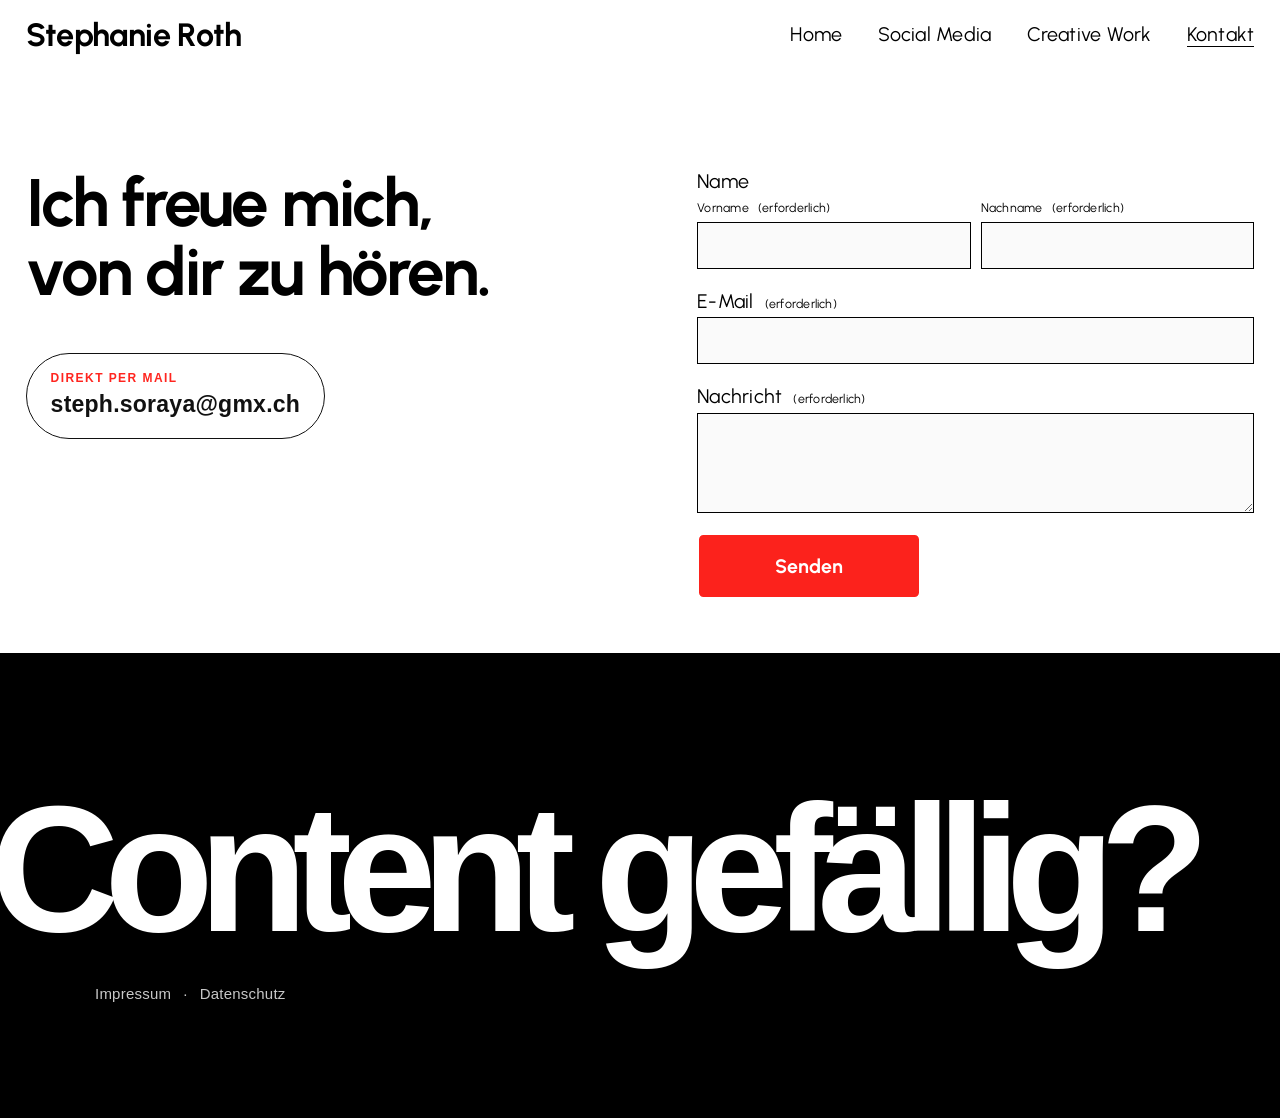
<file: contact.html>
<!doctype html>
<html lang="de-CH">
<head>
  <meta charset="utf-8">
  <meta name="viewport" content="width=device-width, initial-scale=1">
  <title>Kontakt — Stephanie Roth</title>
  <meta name="description" content="Kontakt zu Stephanie Roth.">
  <meta property="og:title" content="Kontakt — Stephanie Roth">
  <meta property="og:description" content="Kontakt zu Stephanie Roth.">
  <meta property="og:image" content="assets/img/photoshoot-16-12-01-1000.webp">
  <meta name="theme-color" content="#fc221c">
  <link rel="icon" href="assets/img/favicon.svg" type="image/svg+xml">
  <link rel="preload" href="assets/fonts/Urbanist-var.woff" as="font" type="font/woff" crossorigin>
  <link rel="stylesheet" href="assets/css/site.css">
  <style>
.fe-6a043b08aa67e12ab06f8d2c {
  --grid-gutter: calc(var(--sqs-mobile-site-gutter, 6vw) - 11.0px);
  --cell-max-width: calc( ( var(--sqs-site-max-width, 1500px) - (11.0px * (8 - 1)) ) / 8 );
  display: grid;
  position: relative;
  grid-area: 1/1/-1/-1;
  grid-template-rows: repeat(29,minmax(24px, auto));
  grid-template-columns:
    minmax(var(--grid-gutter), 1fr)
    repeat(8, minmax(0, var(--cell-max-width)))
    minmax(var(--grid-gutter), 1fr);
  row-gap: 11.0px;
  column-gap: 11.0px;
  overflow-x: hidden;
  overflow-x: clip;
}
@media (min-width: 768px) {
  .background-width--inset .fe-6a043b08aa67e12ab06f8d2c {
    --inset-padding: calc(var(--sqs-site-gutter) * 2);
  }
  .fe-6a043b08aa67e12ab06f8d2c {
    --grid-gutter: calc(var(--sqs-site-gutter, 4vw) - 11.0px);
    --cell-max-width: calc( ( var(--sqs-site-max-width, 1500px) - (11.0px * (24 - 1)) ) / 24 );
    --inset-padding: 0vw;
    --row-height-scaling-factor: 0.0215;
    --container-width: min(var(--sqs-site-max-width, 1500px), calc(100vw - var(--sqs-site-gutter, 4vw) * 2 - var(--inset-padding) ));
    grid-template-rows: repeat(13,minmax(calc(var(--container-width) * var(--row-height-scaling-factor)), auto));
    grid-template-columns:
      minmax(var(--grid-gutter), 1fr)
      repeat(24, minmax(0, var(--cell-max-width)))
      minmax(var(--grid-gutter), 1fr);
  }
}
  .fe-block-0877f126b70d4d86b34f {
    grid-area: 2/2/9/10;
    z-index: 0;
    @media (max-width: 767px) {
    }
  }
  .fe-block-0877f126b70d4d86b34f .sqs-block {
    justify-content: flex-start;
  }
  .fe-block-0877f126b70d4d86b34f .sqs-block-alignment-wrapper {
    align-items: flex-start;
  }
  @media (min-width: 768px) {
    .fe-block-0877f126b70d4d86b34f {
      grid-area: 3/2/9/12;
      z-index: 0;
    }
    .fe-block-0877f126b70d4d86b34f .sqs-block {
      justify-content: flex-start;
    }
    .fe-block-0877f126b70d4d86b34f .sqs-block-alignment-wrapper {
      align-items: flex-start;
    }
  }
  .fe-block-yui_3_17_2_1_1782242514238_1061 {
    grid-area: 9/2/15/10;
    z-index: 2;
    @media (max-width: 767px) {
    }
  }
  .fe-block-yui_3_17_2_1_1782242514238_1061 .sqs-block {
    justify-content: flex-start;
  }
  .fe-block-yui_3_17_2_1_1782242514238_1061 .sqs-block-alignment-wrapper {
    align-items: flex-start;
  }
  @media (min-width: 768px) {
    .fe-block-yui_3_17_2_1_1782242514238_1061 {
      grid-area: 7/2/10/10;
      z-index: 2;
    }
    .fe-block-yui_3_17_2_1_1782242514238_1061 .sqs-block {
      justify-content: flex-start;
    }
    .fe-block-yui_3_17_2_1_1782242514238_1061 .sqs-block-alignment-wrapper {
      align-items: flex-start;
    }
  }
  .fe-block-77f39ff5387fb0882c1e {
    grid-area: 16/2/30/10;
    z-index: 1;
    @media (max-width: 767px) {
    }
  }
  .fe-block-77f39ff5387fb0882c1e .sqs-block {
    justify-content: flex-start;
  }
  .fe-block-77f39ff5387fb0882c1e .sqs-block-alignment-wrapper {
    align-items: flex-start;
  }
  @media (min-width: 768px) {
    .fe-block-77f39ff5387fb0882c1e {
      grid-area: 3/15/14/26;
      z-index: 1;
    }
    .fe-block-77f39ff5387fb0882c1e .sqs-block {
      justify-content: flex-start;
    }
    .fe-block-77f39ff5387fb0882c1e .sqs-block-alignment-wrapper {
      align-items: flex-start;
    }
  }
#block-0877f126b70d4d86b34f {
  }
  #block-0877f126b70d4d86b34f .sqs-html-content {
    --tweak-text-block-padding: 6% 6% 6% 6%;
  --tweak-text-block-padding: initial;
}
  .fe-block-0877f126b70d4d86b34f {
      mix-blend-mode: var(--tweak-text-block-blend
  );
      border-radius: var(--tweak-text-block-radius);
  }
.fe-block-0877f126b70d4d86b34f {
      --tweak-text-block-radius: 0px 0px 0px 0px;
    }
  .fe-block-0877f126b70d4d86b34f {
    }
@media screen and (max-width: 767px) {
#block-0877f126b70d4d86b34f {
            }
        }
    @media screen and (max-width: 767px) {
          #block-0877f126b70d4d86b34f .sqs-html-content {
            }
        }
  @media screen and (max-width: 767px) {
        }
.sr-mail-link {
    display: inline-flex;
    flex-direction: column;
    gap: 6px;
    margin-top: 34px;
    padding: 18px 24px;
    border: 1.5px solid #111;
    border-radius: 999px;
    color: #111;
    text-decoration: none;
    font-family: "Inter", "Helvetica Neue", Arial, sans-serif;
    transition: 0.25s ease;
  }
  .sr-mail-link span {
    font-size: 12px;
    line-height: 1;
    font-weight: 850;
    letter-spacing: 0.12em;
    text-transform: uppercase;
    color: #ff251f;
  }
  .sr-mail-link {
    font-size: clamp(18px, 1.8vw, 26px);
    font-weight: 650;
  }
  .sr-mail-link:hover {
    background: #ff251f;
    color: #fff;
    border-color: #ff251f;
    transform: translateY(-3px);
  }
  .sr-mail-link:hover span {
    color: #fff;
  }
.fe-6a043b07aa67e12ab06f8c7d {
  --grid-gutter: calc(var(--sqs-mobile-site-gutter, 6vw) - 11.0px);
  --cell-max-width: calc( ( var(--sqs-site-max-width, 1500px) - (11.0px * (8 - 1)) ) / 8 );
  display: grid;
  position: relative;
  grid-area: 1/1/-1/-1;
  grid-template-rows: repeat(6,minmax(24px, auto));
  grid-template-columns:
    minmax(var(--grid-gutter), 1fr)
    repeat(8, minmax(0, var(--cell-max-width)))
    minmax(var(--grid-gutter), 1fr);
  row-gap: 11.0px;
  column-gap: 11.0px;
  overflow-x: hidden;
  overflow-x: clip;
}
@media (min-width: 768px) {
  .background-width--inset .fe-6a043b07aa67e12ab06f8c7d {
    --inset-padding: calc(var(--sqs-site-gutter) * 2);
  }
  .fe-6a043b07aa67e12ab06f8c7d {
    --grid-gutter: calc(var(--sqs-site-gutter, 4vw) - 11.0px);
    --cell-max-width: calc( ( var(--sqs-site-max-width, 1500px) - (11.0px * (24 - 1)) ) / 24 );
    --inset-padding: 0vw;
    --row-height-scaling-factor: 0.0215;
    --container-width: min(var(--sqs-site-max-width, 1500px), calc(100vw - var(--sqs-site-gutter, 4vw) * 2 - var(--inset-padding) ));
    grid-template-rows: repeat(10,minmax(calc(var(--container-width) * var(--row-height-scaling-factor)), auto));
    grid-template-columns:
      minmax(var(--grid-gutter), 1fr)
      repeat(24, minmax(0, var(--cell-max-width)))
      minmax(var(--grid-gutter), 1fr);
  }
}
  .fe-block-yui_3_17_2_1_1781870590245_3902 {
    grid-area: 1/2/7/10;
    z-index: 1;
    @media (max-width: 767px) {
    }
  }
  .fe-block-yui_3_17_2_1_1781870590245_3902 .sqs-block {
    justify-content: flex-start;
  }
  .fe-block-yui_3_17_2_1_1781870590245_3902 .sqs-block-alignment-wrapper {
    align-items: flex-start;
  }
  @media (min-width: 768px) {
    .fe-block-yui_3_17_2_1_1781870590245_3902 {
      grid-area: 1/1/11/27;
      z-index: 1;
    }
    .fe-block-yui_3_17_2_1_1781870590245_3902 .sqs-block {
      justify-content: flex-start;
    }
    .fe-block-yui_3_17_2_1_1781870590245_3902 .sqs-block-alignment-wrapper {
      align-items: flex-start;
    }
  }
.footer-cta {
    background: #000;
    color: #fff;
    padding: 70px 0 46px;
    font-family: "Inter", "Helvetica Neue", Arial, sans-serif;
    overflow: hidden;
  }
  .footer-cta-link {
    color: #fff;
    text-decoration: none;
    display: flex;
    align-items: center;
    gap: 34px;
    width: max-content;
    max-width: none;
    margin-left: -10px;
    padding-bottom: 34px;
    transition: 0.25s ease;
  }
  .footer-cta-link span {
    font-size: clamp(78px, 14vw, 245px);
    line-height: 0.78;
    letter-spacing: -0.085em;
    font-weight: 900;
    white-space: nowrap;
    transition: 0.25s ease;
  }
  .footer-cta-link strong {
    color: #ff251f;
    font-size: clamp(70px, 10vw, 170px);
    line-height: 1;
    font-weight: 300;
    opacity: 0;
    transform: translateX(-30px);
    transition: 0.25s ease;
  }
  .footer-cta-link:hover span {
    color: #ff251f;
    transform: translateX(18px);
  }
  .footer-cta-link:hover strong {
    opacity: 1;
    transform: translateX(0);
  }
  .footer-bottom {
    max-width: 1250px;
    margin: 0 auto;
    padding: 0 5vw;
    position: relative;
    z-index: 3;
  }
  .footer-legal {
    display: inline-flex;
    gap: 12px;
    align-items: center;
    padding: 10px 16px;
    background: rgba(0, 0, 0, 0.72);
    border-radius: 999px;
    color: rgba(255, 255, 255, 0.78);
    font-size: 15px;
    backdrop-filter: blur(10px);
  }
  .footer-legal a {
    color: rgba(255, 255, 255, 0.78);
    text-decoration: none;
    transition: 0.2s ease;
  }
  .footer-legal a:hover {
    color: #ff251f;
  }
  @media (max-width: 700px) {
    .footer-cta {
      padding: 55px 0 34px;
    }
    .footer-cta-link {
      margin-left: 0;
      padding: 0 24px 26px;
      width: auto;
    }
    .footer-cta-link span {
      font-size: 72px;
      white-space: normal;
      line-height: 0.86;
    }
    .footer-cta-link strong {
      opacity: 1;
      transform: none;
      font-size: 62px;
    }
    .footer-bottom {
      padding: 0 24px;
    }
    .footer-legal {
      font-size: 14px;
    }
  }
  </style>
</head>
<body>
<a class="skip-link" href="#page">Zum Inhalt springen</a>
<header class="site-header header--white">
  <div class="header-inner">
    <a class="header-title" href="index.html">Stephanie Roth</a>
    <nav class="header-nav" aria-label="Hauptnavigation">
        <a href="index.html">Home</a>
        <a href="social-media.html">Social Media</a>
        <a href="creative-work.html">Creative Work</a>
        <a href="contact.html" aria-current="page">Kontakt</a>
    </nav>
    <button class="header-burger" type="button" aria-label="Menü öffnen" aria-expanded="false" aria-controls="mobile-menu"><span></span><span></span></button>
  </div>
</header>
<div class="mobile-menu" id="mobile-menu">
  <nav aria-label="Mobile Navigation">
      <a href="index.html">Home</a>
      <a href="social-media.html">Social Media</a>
      <a href="creative-work.html">Creative Work</a>
      <a href="contact.html" aria-current="page">Kontakt</a>
  </nav>
</div>
<main id="page">
<section class="page-section white section-height--custom vertical-alignment--middle" style="--custom-h:10"><div class="section-border"><div class="section-background"></div></div><div class="content-wrapper"><div class="content"><div><div class="fluid-engine fe-6a043b08aa67e12ab06f8d2c"><div class="fe-block fe-block-0877f126b70d4d86b34f"><div class="sqs-block website-component-block sqs-block-website-component sqs-block-html html-block" id="block-0877f126b70d4d86b34f"><div class="sqs-block-content"><div class="sqs-text-block-container">
<div class="sqs-html-content"><h2 style="white-space:pre-wrap;">Ich freue mich, von dir zu hören.<br/></h2></div>



</div>
</div></div></div><div class="fe-block fe-block-yui_3_17_2_1_1782242514238_1061"><div class="sqs-block website-component-block sqs-block-website-component sqs-block-code code-block" id="block-yui_3_17_2_1_1782242514238_1061"><div class="sqs-block-content">
<div class="sqs-code-container">
<a class="sr-mail-link" href="mailto:steph.soraya@gmx.ch">
<span>Direkt per Mail</span>
  steph.soraya@gmx.ch
</a>

</div>

</div></div></div><div class="fe-block fe-block-77f39ff5387fb0882c1e"><div class="sqs-block website-component-block sqs-block-website-component sqs-block-form form-block" id="block-77f39ff5387fb0882c1e"><div class="sqs-block-content">
<form class="sr-form" data-to="steph.soraya@gmx.ch">
<fieldset>
<legend>Name</legend>
<div class="sr-name">
<label><span class="sr-caption">Vorname <span class="sr-req">(erforderlich)</span></span>
<input autocomplete="given-name" name="vorname" required="" type="text"/></label>
<label><span class="sr-caption">Nachname <span class="sr-req">(erforderlich)</span></span>
<input autocomplete="family-name" name="nachname" required="" type="text"/></label>
</div>
</fieldset>
<div class="sr-field">
<label><span class="sr-label">E-Mail <span class="sr-req">(erforderlich)</span></span>
<input autocomplete="email" name="email" required="" type="email"/></label>
</div>
<div class="sr-field">
<label><span class="sr-label">Nachricht <span class="sr-req">(erforderlich)</span></span>
<textarea name="nachricht" required=""></textarea></label>
</div>
<input aria-hidden="true" autocomplete="off" class="sr-hp" name="website" tabindex="-1" type="text"/>
<button type="submit">Senden</button>
<p aria-live="polite" class="sr-form-note" role="status"></p>
</form></div></div></div></div></div></div></div></section>
<section class="page-section black vertical-alignment--bottom section-height--custom is-footer" style="--custom-h:30"><div class="section-border"><div class="section-background"></div></div><div class="content-wrapper"><div class="content"><div><div class="fluid-engine fe-6a043b07aa67e12ab06f8c7d"><div class="fe-block fe-block-yui_3_17_2_1_1781870590245_3902"><div class="sqs-block website-component-block sqs-block-website-component sqs-block-code code-block" id="block-yui_3_17_2_1_1781870590245_3902"><div class="sqs-block-content">
<div class="sqs-code-container">
<section class="footer-cta">
<a class="footer-cta-link" href="contact.html">
<span>Content gefällig?</span>
<strong>→</strong>
</a>
<div class="footer-bottom">
<div class="footer-legal">
<a href="impressum.html">Impressum</a>
<span>·</span>
<a href="datenschutz.html">Datenschutz</a>
</div>
</div>
</section>

</div>

</div></div></div></div></div></div></div></section>
</main>
<script src="assets/js/site.js" defer></script>
</body>
</html>
</file>
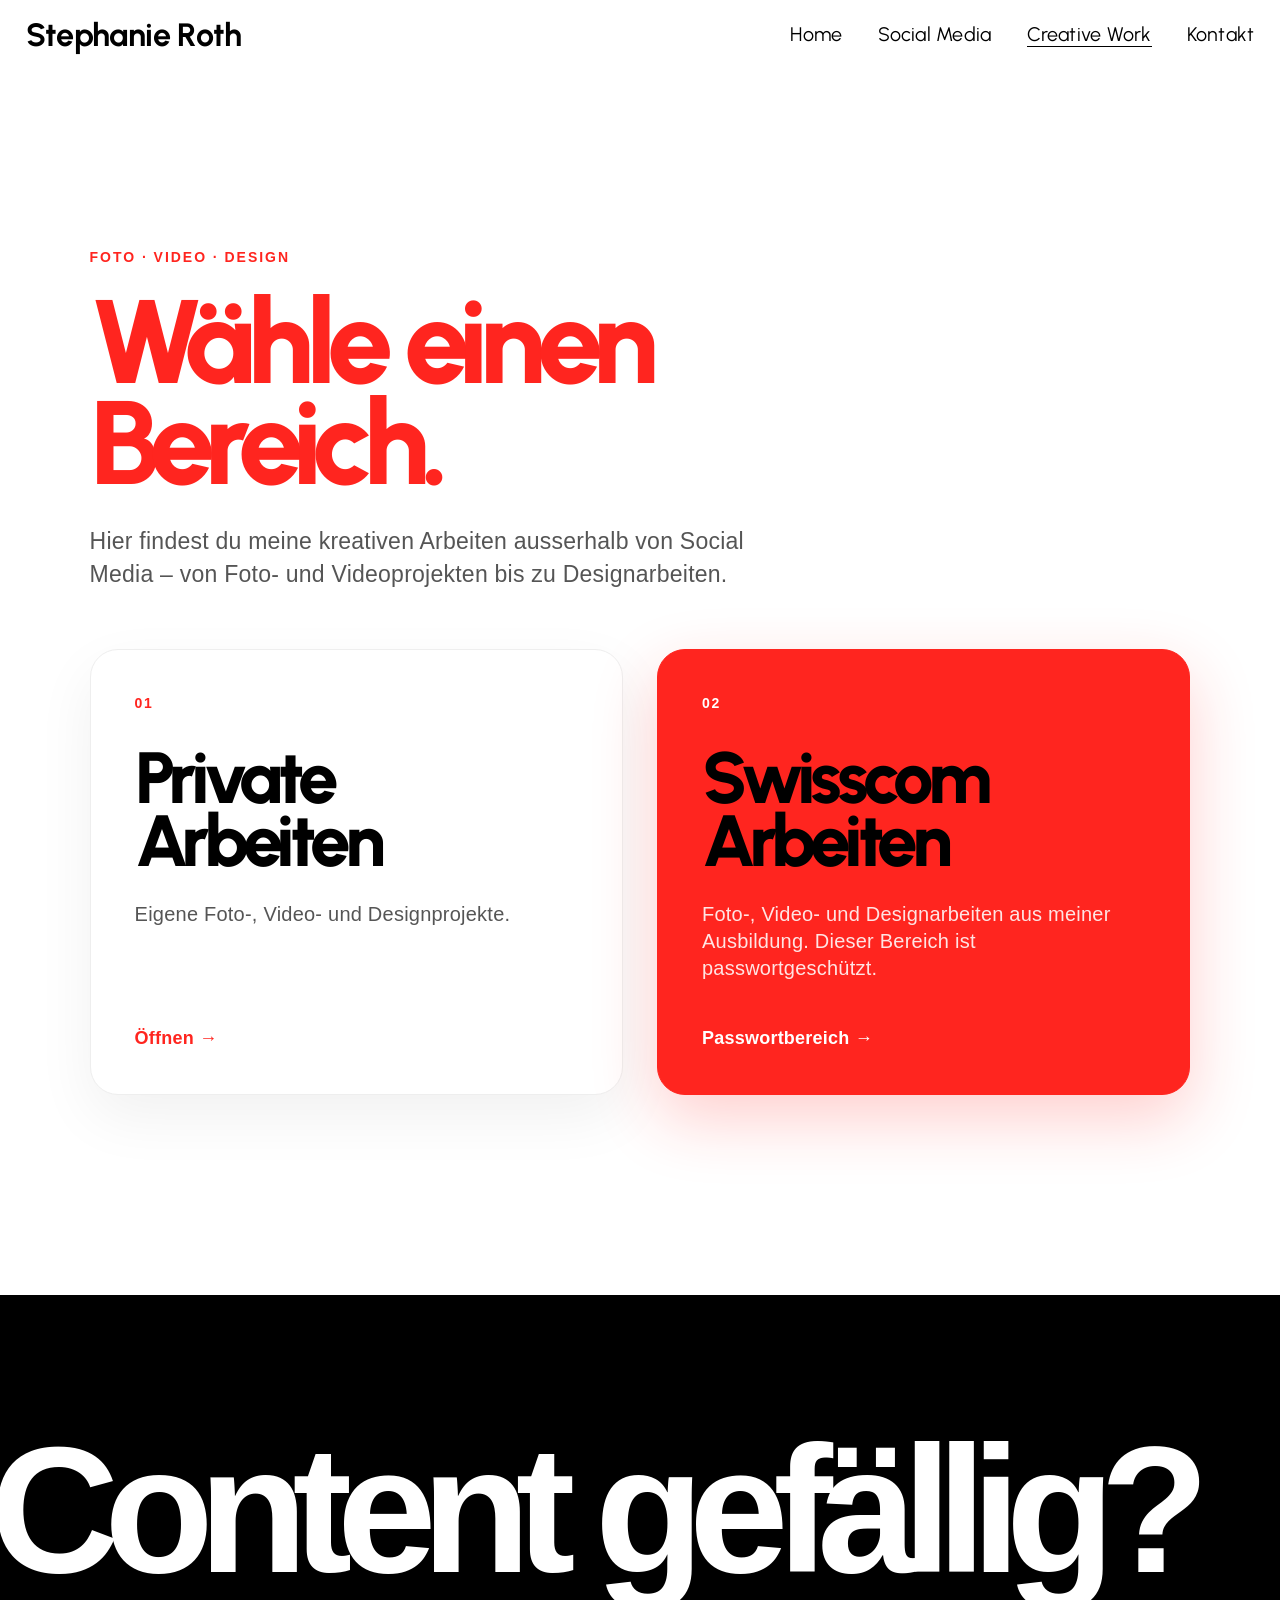
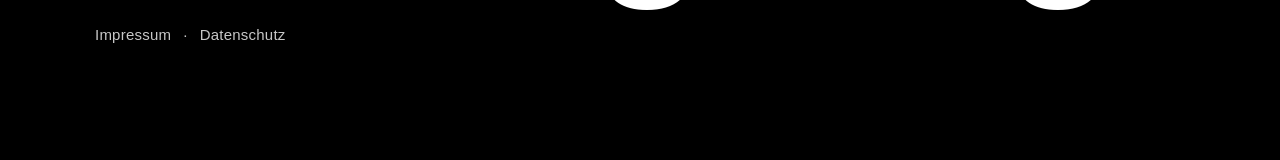
<file: creative-work.html>
<!doctype html>
<html lang="de-CH">
<head>
  <meta charset="utf-8">
  <meta name="viewport" content="width=device-width, initial-scale=1">
  <title>Creative Work — Stephanie Roth</title>
  <meta name="description" content="Creative Work von Stephanie Roth: Foto-, Video- und Designarbeiten.">
  <meta property="og:title" content="Creative Work — Stephanie Roth">
  <meta property="og:description" content="Creative Work von Stephanie Roth: Foto-, Video- und Designarbeiten.">
  <meta property="og:image" content="assets/img/photoshoot-16-12-01-1000.webp">
  <meta name="theme-color" content="#fc221c">
  <link rel="icon" href="assets/img/favicon.svg" type="image/svg+xml">
  <link rel="preload" href="assets/fonts/Urbanist-var.woff" as="font" type="font/woff" crossorigin>
  <link rel="stylesheet" href="assets/css/site.css">
  <style>
.fe-6a34e886bb34b74384719dde {
  --grid-gutter: calc(var(--sqs-mobile-site-gutter, 6vw) - 11.0px);
  --cell-max-width: calc( ( var(--sqs-site-max-width, 1500px) - (11.0px * (8 - 1)) ) / 8 );
  display: grid;
  position: relative;
  grid-area: 1/1/-1/-1;
  grid-template-rows: repeat(6,minmax(24px, auto));
  grid-template-columns:
    minmax(var(--grid-gutter), 1fr)
    repeat(8, minmax(0, var(--cell-max-width)))
    minmax(var(--grid-gutter), 1fr);
  row-gap: 11.0px;
  column-gap: 11.0px;
  overflow-x: hidden;
  overflow-x: clip;
}
@media (min-width: 768px) {
  .background-width--inset .fe-6a34e886bb34b74384719dde {
    --inset-padding: calc(var(--sqs-site-gutter) * 2);
  }
  .fe-6a34e886bb34b74384719dde {
    --grid-gutter: calc(var(--sqs-site-gutter, 4vw) - 11.0px);
    --cell-max-width: calc( ( var(--sqs-site-max-width, 1500px) - (11.0px * (24 - 1)) ) / 24 );
    --inset-padding: 0vw;
    --row-height-scaling-factor: 0.0215;
    --container-width: min(var(--sqs-site-max-width, 1500px), calc(100vw - var(--sqs-site-gutter, 4vw) * 2 - var(--inset-padding) ));
    grid-template-rows: repeat(26,minmax(calc(var(--container-width) * var(--row-height-scaling-factor)), auto));
    grid-template-columns:
      minmax(var(--grid-gutter), 1fr)
      repeat(24, minmax(0, var(--cell-max-width)))
      minmax(var(--grid-gutter), 1fr);
  }
}
  .fe-block-yui_3_17_2_1_1781852289603_436 {
    grid-area: 1/2/7/10;
    z-index: 1;
    @media (max-width: 767px) {
    }
  }
  .fe-block-yui_3_17_2_1_1781852289603_436 .sqs-block {
    justify-content: flex-start;
  }
  .fe-block-yui_3_17_2_1_1781852289603_436 .sqs-block-alignment-wrapper {
    align-items: flex-start;
  }
  @media (min-width: 768px) {
    .fe-block-yui_3_17_2_1_1781852289603_436 {
      grid-area: 1/2/27/26;
      z-index: 1;
    }
    .fe-block-yui_3_17_2_1_1781852289603_436 .sqs-block {
      justify-content: flex-start;
    }
    .fe-block-yui_3_17_2_1_1781852289603_436 .sqs-block-alignment-wrapper {
      align-items: flex-start;
    }
  }
.project-gateway {
    background: #ffffff;
    color: #111;
    padding: 95px 5vw 115px;
    font-family: "Inter", "Helvetica Neue", Arial, sans-serif;
  }
  .project-gateway-wrap {
    max-width: 1250px;
    margin: 0 auto;
  }
  .project-gateway-head {
    max-width: 850px;
    margin-bottom: 58px;
  }
  .project-gateway-head p {
    color: #ff251f;
    font-size: 14px;
    font-weight: 850;
    text-transform: uppercase;
    letter-spacing: 0.14em;
    margin: 0 0 24px 0;
  }
  .project-gateway-head h1 {
    color: #ff251f;
    font-size: clamp(58px, 9vw, 125px);
    line-height: 0.88;
    letter-spacing: -0.075em;
    font-weight: 800;
    margin: 0 0 32px 0;
  }
  .project-gateway-head span {
    display: block;
    max-width: 720px;
    color: #555;
    font-size: clamp(19px, 1.8vw, 25px);
    line-height: 1.42;
    font-weight: 400;
  }
  .project-gateway-grid {
    display: grid;
    grid-template-columns: repeat(2, 1fr);
    gap: 34px;
  }
  .gateway-card {
    min-height: 390px;
    background: #fff;
    color: #111;
    border: 1px solid #eeeeee;
    border-radius: 28px;
    padding: 44px;
    text-decoration: none;
    display: flex;
    flex-direction: column;
    justify-content: space-between;
    box-shadow: 0 22px 60px rgba(0, 0, 0, 0.06);
    transition: 0.25s ease;
  }
  .gateway-card:hover {
    transform: translateY(-6px);
    box-shadow: 0 32px 75px rgba(0, 0, 0, 0.09);
  }
  .card-number {
    color: #ff251f;
    font-size: 14px;
    font-weight: 850;
    letter-spacing: 0.12em;
    margin: 0 0 34px 0;
  }
  .gateway-card h2 {
    font-size: clamp(44px, 5.5vw, 82px);
    line-height: 0.9;
    letter-spacing: -0.075em;
    font-weight: 800;
    margin: 0 0 28px 0;
  }
  .gateway-card span {
    display: block;
    max-width: 450px;
    color: #555;
    font-size: 20px;
    line-height: 1.35;
    font-weight: 400;
  }
  .gateway-card strong {
    color: #ff251f;
    font-size: 18px;
    font-weight: 800;
    margin-top: 45px;
  }
  .gateway-card.locked {
    background: #ff251f;
    color: #fff;
    border-color: #ff251f;
    box-shadow: 0 24px 65px rgba(255, 37, 31, 0.22);
  }
  .gateway-card.locked .card-number,
  .gateway-card.locked strong {
    color: #fff;
  }
  .gateway-card.locked span {
    color: rgba(255, 255, 255, 0.88);
  }
  .gateway-card.locked:hover {
    box-shadow: 0 34px 85px rgba(255, 37, 31, 0.3);
  }
  @media (max-width: 850px) {
    .project-gateway {
      padding: 70px 24px 90px;
    }
    .project-gateway-grid {
      grid-template-columns: 1fr;
      gap: 24px;
    }
    .gateway-card {
      min-height: 320px;
      padding: 32px;
    }
    .gateway-card h2 {
      font-size: 48px;
    }
    .gateway-card span {
      font-size: 18px;
    }
  }
.fe-6a043b07aa67e12ab06f8c7d {
  --grid-gutter: calc(var(--sqs-mobile-site-gutter, 6vw) - 11.0px);
  --cell-max-width: calc( ( var(--sqs-site-max-width, 1500px) - (11.0px * (8 - 1)) ) / 8 );
  display: grid;
  position: relative;
  grid-area: 1/1/-1/-1;
  grid-template-rows: repeat(6,minmax(24px, auto));
  grid-template-columns:
    minmax(var(--grid-gutter), 1fr)
    repeat(8, minmax(0, var(--cell-max-width)))
    minmax(var(--grid-gutter), 1fr);
  row-gap: 11.0px;
  column-gap: 11.0px;
  overflow-x: hidden;
  overflow-x: clip;
}
@media (min-width: 768px) {
  .background-width--inset .fe-6a043b07aa67e12ab06f8c7d {
    --inset-padding: calc(var(--sqs-site-gutter) * 2);
  }
  .fe-6a043b07aa67e12ab06f8c7d {
    --grid-gutter: calc(var(--sqs-site-gutter, 4vw) - 11.0px);
    --cell-max-width: calc( ( var(--sqs-site-max-width, 1500px) - (11.0px * (24 - 1)) ) / 24 );
    --inset-padding: 0vw;
    --row-height-scaling-factor: 0.0215;
    --container-width: min(var(--sqs-site-max-width, 1500px), calc(100vw - var(--sqs-site-gutter, 4vw) * 2 - var(--inset-padding) ));
    grid-template-rows: repeat(10,minmax(calc(var(--container-width) * var(--row-height-scaling-factor)), auto));
    grid-template-columns:
      minmax(var(--grid-gutter), 1fr)
      repeat(24, minmax(0, var(--cell-max-width)))
      minmax(var(--grid-gutter), 1fr);
  }
}
  .fe-block-yui_3_17_2_1_1781870590245_3902 {
    grid-area: 1/2/7/10;
    z-index: 1;
    @media (max-width: 767px) {
    }
  }
  .fe-block-yui_3_17_2_1_1781870590245_3902 .sqs-block {
    justify-content: flex-start;
  }
  .fe-block-yui_3_17_2_1_1781870590245_3902 .sqs-block-alignment-wrapper {
    align-items: flex-start;
  }
  @media (min-width: 768px) {
    .fe-block-yui_3_17_2_1_1781870590245_3902 {
      grid-area: 1/1/11/27;
      z-index: 1;
    }
    .fe-block-yui_3_17_2_1_1781870590245_3902 .sqs-block {
      justify-content: flex-start;
    }
    .fe-block-yui_3_17_2_1_1781870590245_3902 .sqs-block-alignment-wrapper {
      align-items: flex-start;
    }
  }
.footer-cta {
    background: #000;
    color: #fff;
    padding: 70px 0 46px;
    font-family: "Inter", "Helvetica Neue", Arial, sans-serif;
    overflow: hidden;
  }
  .footer-cta-link {
    color: #fff;
    text-decoration: none;
    display: flex;
    align-items: center;
    gap: 34px;
    width: max-content;
    max-width: none;
    margin-left: -10px;
    padding-bottom: 34px;
    transition: 0.25s ease;
  }
  .footer-cta-link span {
    font-size: clamp(78px, 14vw, 245px);
    line-height: 0.78;
    letter-spacing: -0.085em;
    font-weight: 900;
    white-space: nowrap;
    transition: 0.25s ease;
  }
  .footer-cta-link strong {
    color: #ff251f;
    font-size: clamp(70px, 10vw, 170px);
    line-height: 1;
    font-weight: 300;
    opacity: 0;
    transform: translateX(-30px);
    transition: 0.25s ease;
  }
  .footer-cta-link:hover span {
    color: #ff251f;
    transform: translateX(18px);
  }
  .footer-cta-link:hover strong {
    opacity: 1;
    transform: translateX(0);
  }
  .footer-bottom {
    max-width: 1250px;
    margin: 0 auto;
    padding: 0 5vw;
    position: relative;
    z-index: 3;
  }
  .footer-legal {
    display: inline-flex;
    gap: 12px;
    align-items: center;
    padding: 10px 16px;
    background: rgba(0, 0, 0, 0.72);
    border-radius: 999px;
    color: rgba(255, 255, 255, 0.78);
    font-size: 15px;
    backdrop-filter: blur(10px);
  }
  .footer-legal a {
    color: rgba(255, 255, 255, 0.78);
    text-decoration: none;
    transition: 0.2s ease;
  }
  .footer-legal a:hover {
    color: #ff251f;
  }
  @media (max-width: 700px) {
    .footer-cta {
      padding: 55px 0 34px;
    }
    .footer-cta-link {
      margin-left: 0;
      padding: 0 24px 26px;
      width: auto;
    }
    .footer-cta-link span {
      font-size: 72px;
      white-space: normal;
      line-height: 0.86;
    }
    .footer-cta-link strong {
      opacity: 1;
      transform: none;
      font-size: 62px;
    }
    .footer-bottom {
      padding: 0 24px;
    }
    .footer-legal {
      font-size: 14px;
    }
  }
  </style>
</head>
<body>
<a class="skip-link" href="#page">Zum Inhalt springen</a>
<header class="site-header header--white">
  <div class="header-inner">
    <a class="header-title" href="index.html">Stephanie Roth</a>
    <nav class="header-nav" aria-label="Hauptnavigation">
        <a href="index.html">Home</a>
        <a href="social-media.html">Social Media</a>
        <a href="creative-work.html" aria-current="page">Creative Work</a>
        <a href="contact.html">Kontakt</a>
    </nav>
    <button class="header-burger" type="button" aria-label="Menü öffnen" aria-expanded="false" aria-controls="mobile-menu"><span></span><span></span></button>
  </div>
</header>
<div class="mobile-menu" id="mobile-menu">
  <nav aria-label="Mobile Navigation">
      <a href="index.html">Home</a>
      <a href="social-media.html">Social Media</a>
      <a href="creative-work.html" aria-current="page">Creative Work</a>
      <a href="contact.html">Kontakt</a>
  </nav>
</div>
<main id="page">
<section class="page-section section-height--medium vertical-alignment--middle"><div class="section-border"><div class="section-background"></div></div><div class="content-wrapper"><div class="content"><div><div class="fluid-engine fe-6a34e886bb34b74384719dde"><div class="fe-block fe-block-yui_3_17_2_1_1781852289603_436"><div class="sqs-block website-component-block sqs-block-website-component sqs-block-code code-block" id="block-yui_3_17_2_1_1781852289603_436"><div class="sqs-block-content">
<div class="sqs-code-container">
<section class="project-gateway">
<div class="project-gateway-wrap">
<div class="project-gateway-head">
<p>Foto · Video · Design</p>
<h1>Wähle einen Bereich.</h1>
<span>
        Hier findest du meine kreativen Arbeiten ausserhalb von Social Media –
        von Foto- und Videoprojekten bis zu Designarbeiten.
      </span>
</div>
<div class="project-gateway-grid">
<a class="gateway-card" href="projekte.html">
<div>
<p class="card-number">01</p>
<h2>Private<br/>Arbeiten</h2>
<span>
            Eigene Foto-, Video- und Designprojekte.
          </span>
</div>
<strong>Öffnen →</strong>
</a>
<a class="gateway-card locked" href="swisscom-projekte.html">
<div>
<p class="card-number">02</p>
<h2>Swisscom<br/>Arbeiten</h2>
<span>
            Foto-, Video- und Designarbeiten aus meiner Ausbildung. Dieser Bereich ist passwortgeschützt.
          </span>
</div>
<strong>Passwortbereich →</strong>
</a>
</div>
</div>
</section>

</div>

</div></div></div></div></div></div></div></section>
<section class="page-section black vertical-alignment--bottom section-height--custom is-footer" style="--custom-h:30"><div class="section-border"><div class="section-background"></div></div><div class="content-wrapper"><div class="content"><div><div class="fluid-engine fe-6a043b07aa67e12ab06f8c7d"><div class="fe-block fe-block-yui_3_17_2_1_1781870590245_3902"><div class="sqs-block website-component-block sqs-block-website-component sqs-block-code code-block" id="block-yui_3_17_2_1_1781870590245_3902"><div class="sqs-block-content">
<div class="sqs-code-container">
<section class="footer-cta">
<a class="footer-cta-link" href="contact.html">
<span>Content gefällig?</span>
<strong>→</strong>
</a>
<div class="footer-bottom">
<div class="footer-legal">
<a href="impressum.html">Impressum</a>
<span>·</span>
<a href="datenschutz.html">Datenschutz</a>
</div>
</div>
</section>

</div>

</div></div></div></div></div></div></div></section>
</main>
<script src="assets/js/site.js" defer></script>
</body>
</html>
</file>
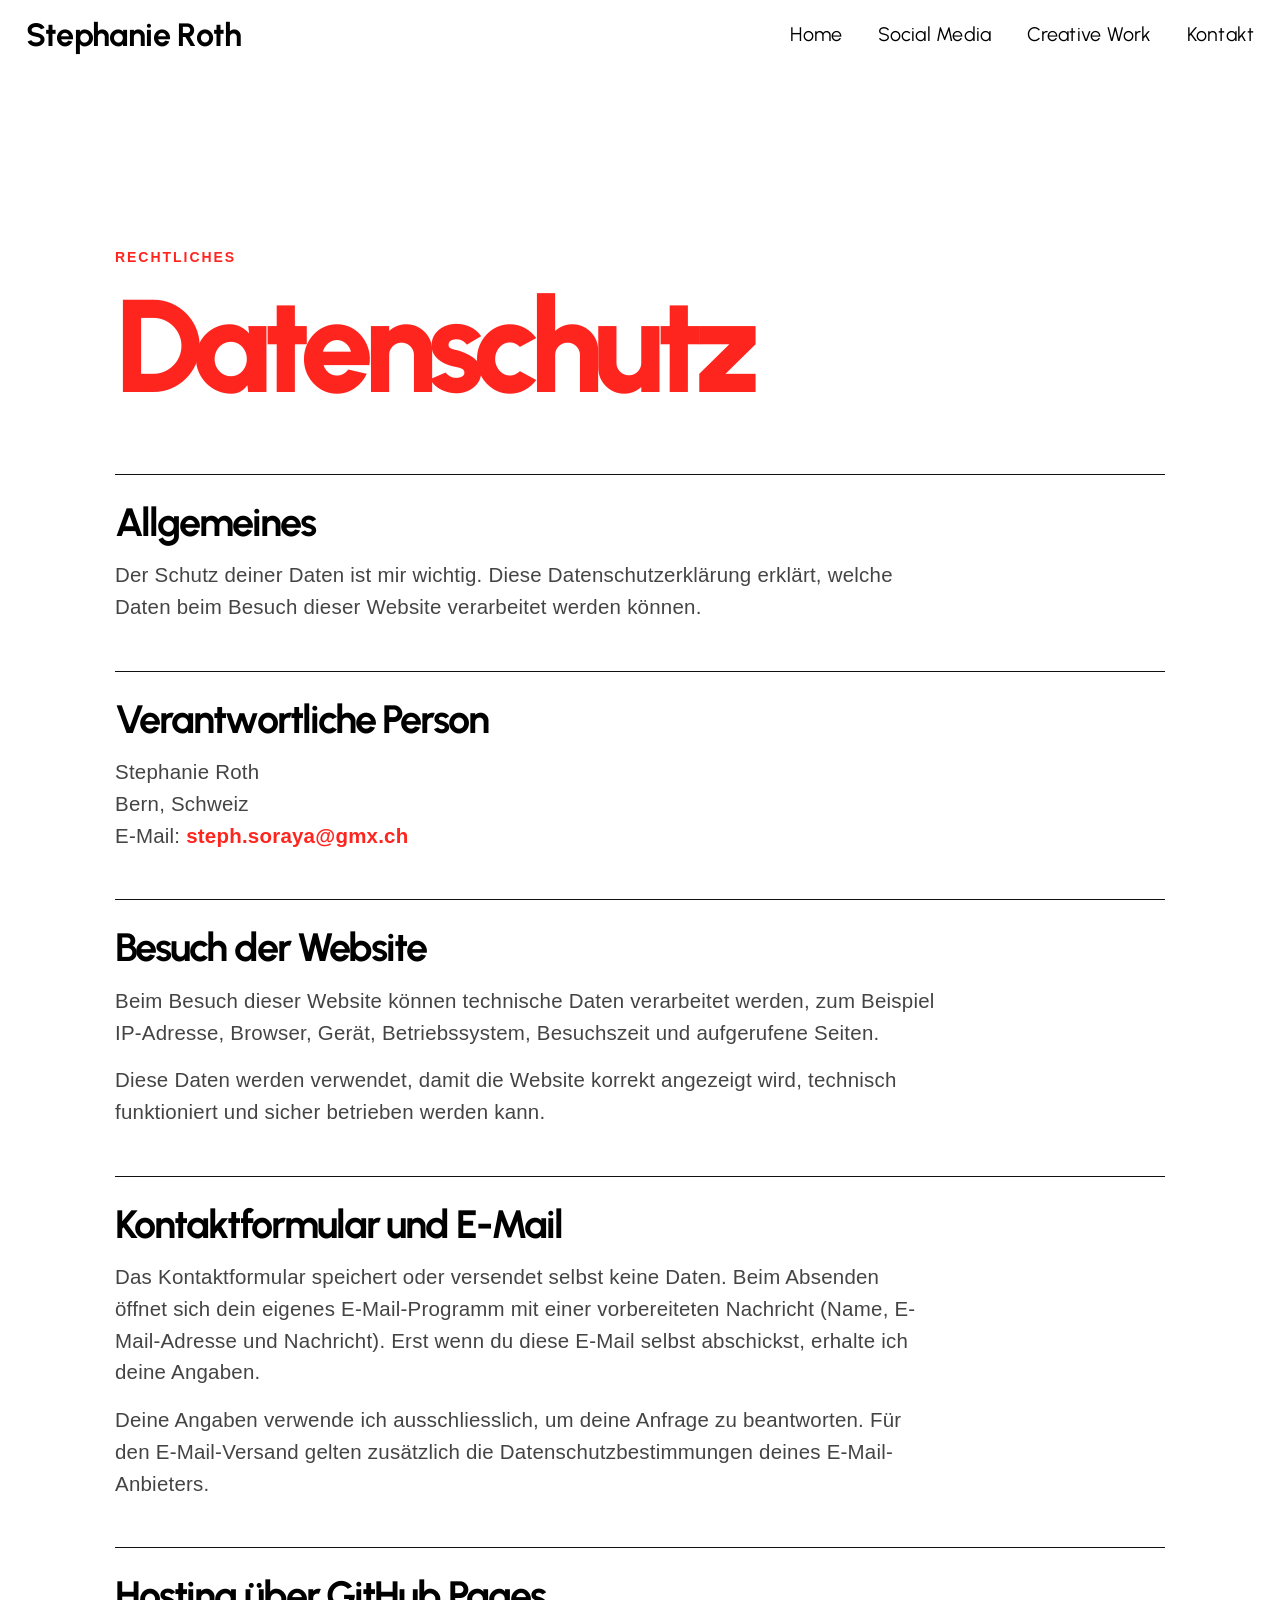
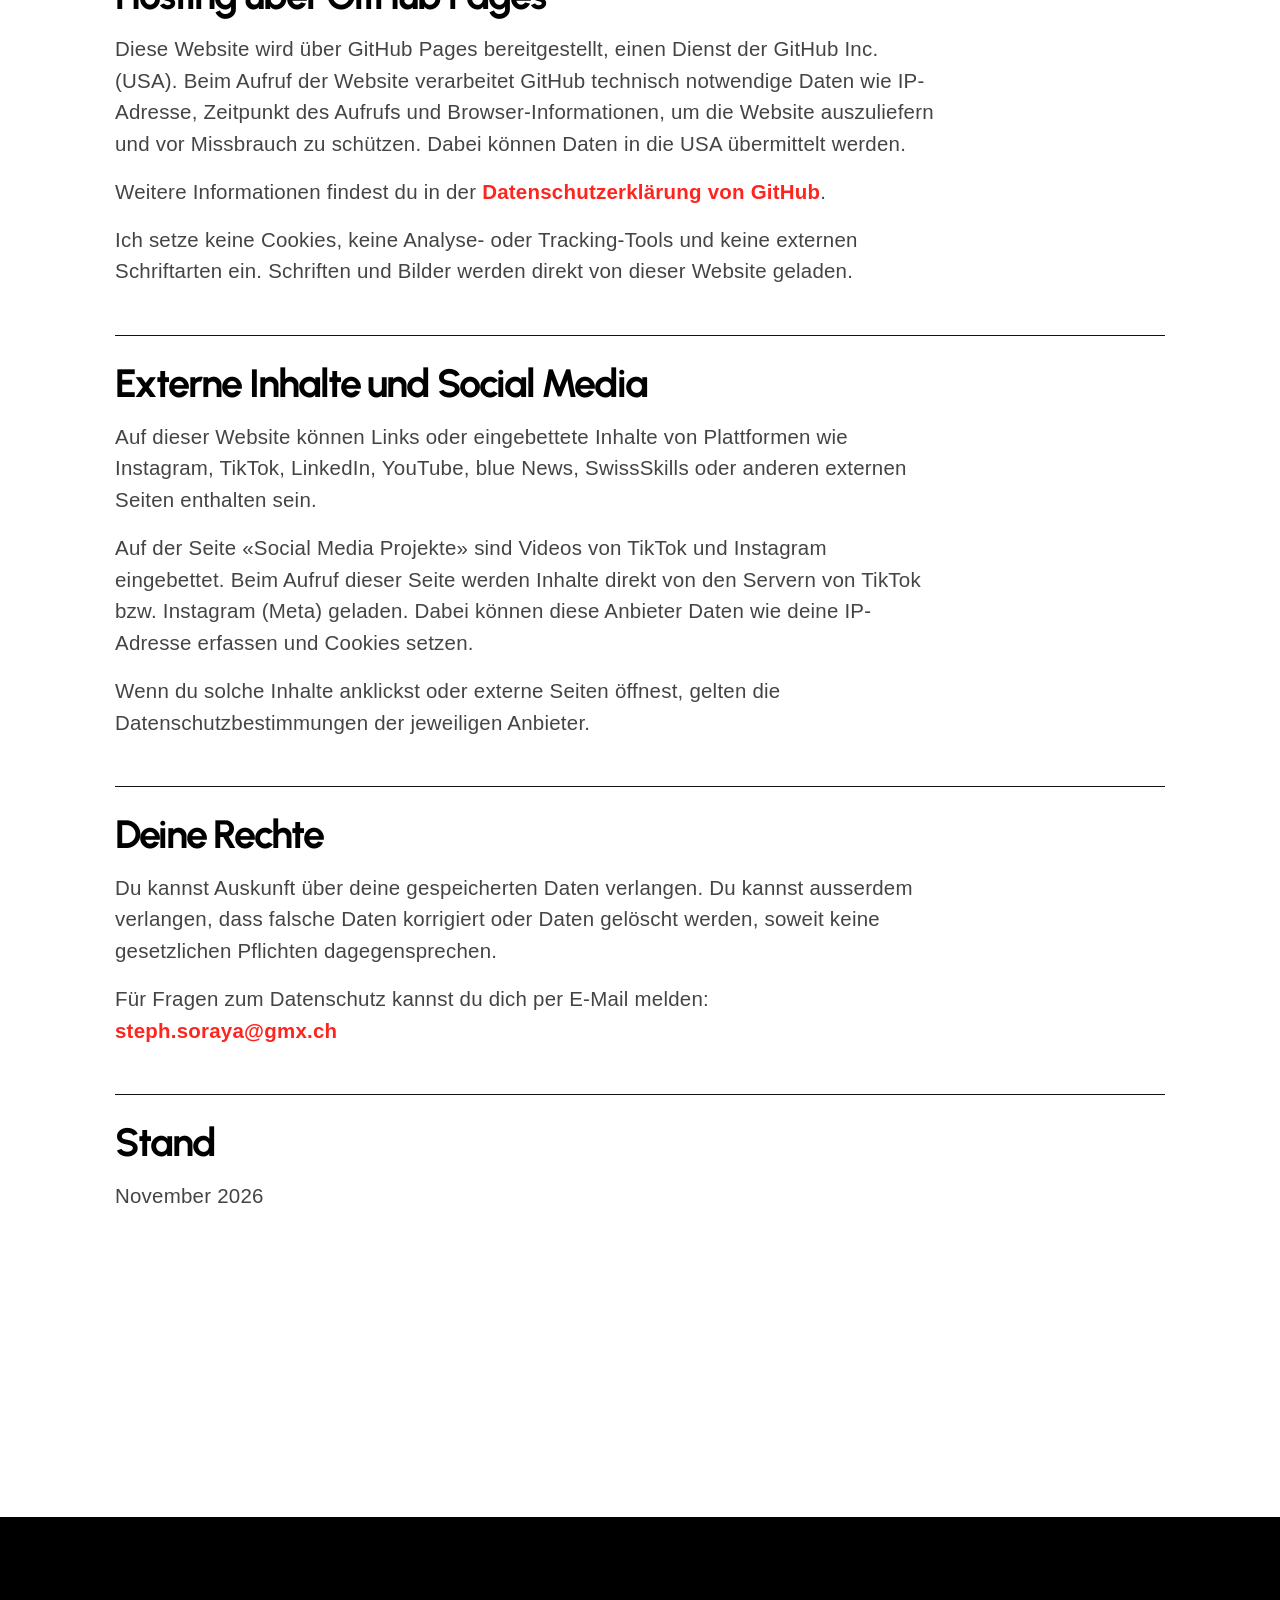
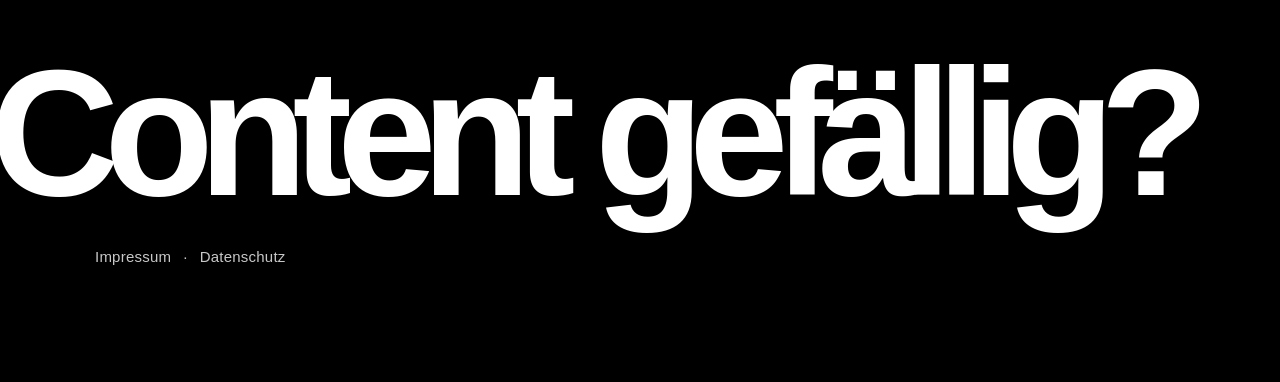
<file: datenschutz.html>
<!doctype html>
<html lang="de-CH">
<head>
  <meta charset="utf-8">
  <meta name="viewport" content="width=device-width, initial-scale=1">
  <title>Datenschutz — Stephanie Roth</title>
  <meta name="description" content="Datenschutzerklärung der Website von Stephanie Roth.">
  <meta property="og:title" content="Datenschutz — Stephanie Roth">
  <meta property="og:description" content="Datenschutzerklärung der Website von Stephanie Roth.">
  <meta property="og:image" content="assets/img/photoshoot-16-12-01-1000.webp">
  <meta name="theme-color" content="#fc221c">
  <link rel="icon" href="assets/img/favicon.svg" type="image/svg+xml">
  <link rel="preload" href="assets/fonts/Urbanist-var.woff" as="font" type="font/woff" crossorigin>
  <link rel="stylesheet" href="assets/css/site.css">
  <style>
.fe-6a3ae27a879e662875ca3f7a {
  --grid-gutter: calc(var(--sqs-mobile-site-gutter, 6vw) - 11.0px);
  --cell-max-width: calc( ( var(--sqs-site-max-width, 1500px) - (11.0px * (8 - 1)) ) / 8 );
  display: grid;
  position: relative;
  grid-area: 1/1/-1/-1;
  grid-template-rows: repeat(6,minmax(24px, auto));
  grid-template-columns:
    minmax(var(--grid-gutter), 1fr)
    repeat(8, minmax(0, var(--cell-max-width)))
    minmax(var(--grid-gutter), 1fr);
  row-gap: 11.0px;
  column-gap: 11.0px;
  overflow-x: hidden;
  overflow-x: clip;
}
@media (min-width: 768px) {
  .background-width--inset .fe-6a3ae27a879e662875ca3f7a {
    --inset-padding: calc(var(--sqs-site-gutter) * 2);
  }
  .fe-6a3ae27a879e662875ca3f7a {
    --grid-gutter: calc(var(--sqs-site-gutter, 4vw) - 11.0px);
    --cell-max-width: calc( ( var(--sqs-site-max-width, 1500px) - (11.0px * (24 - 1)) ) / 24 );
    --inset-padding: 0vw;
    --row-height-scaling-factor: 0.0215;
    --container-width: min(var(--sqs-site-max-width, 1500px), calc(100vw - var(--sqs-site-gutter, 4vw) * 2 - var(--inset-padding) ));
    grid-template-rows: repeat(58,minmax(calc(var(--container-width) * var(--row-height-scaling-factor)), auto));
    grid-template-columns:
      minmax(var(--grid-gutter), 1fr)
      repeat(24, minmax(0, var(--cell-max-width)))
      minmax(var(--grid-gutter), 1fr);
  }
}
  .fe-block-yui_3_17_2_1_1782243959329_440 {
    grid-area: 1/2/7/10;
    z-index: 1;
    @media (max-width: 767px) {
    }
  }
  .fe-block-yui_3_17_2_1_1782243959329_440 .sqs-block {
    justify-content: flex-start;
  }
  .fe-block-yui_3_17_2_1_1782243959329_440 .sqs-block-alignment-wrapper {
    align-items: flex-start;
  }
  @media (min-width: 768px) {
    .fe-block-yui_3_17_2_1_1782243959329_440 {
      grid-area: 1/2/57/26;
      z-index: 1;
    }
    .fe-block-yui_3_17_2_1_1782243959329_440 .sqs-block {
      justify-content: flex-start;
    }
    .fe-block-yui_3_17_2_1_1782243959329_440 .sqs-block-alignment-wrapper {
      align-items: flex-start;
    }
  }
.legal-page {
    background: #ffffff;
    color: #111;
    padding: 95px 5vw 120px;
    font-family: "Inter", "Helvetica Neue", Arial, sans-serif;
  }
  .legal-wrap {
    max-width: 1050px;
    margin: 0 auto;
  }
  .legal-kicker {
    color: #ff251f;
    font-size: 14px;
    font-weight: 850;
    text-transform: uppercase;
    letter-spacing: 0.14em;
    margin: 0 0 22px;
  }
  .legal-page h1 {
    color: #ff251f;
    font-size: clamp(58px, 10vw, 130px);
    line-height: 0.9;
    letter-spacing: -0.075em;
    font-weight: 800;
    margin: 0 0 70px;
  }
  .legal-content {
    display: grid;
    gap: 22px;
  }
  .legal-block {
    border-top: 1.5px solid #111;
    padding: 28px 0 10px;
  }
  .legal-block h2 {
    font-size: clamp(26px, 3vw, 42px);
    line-height: 1;
    letter-spacing: -0.05em;
    font-weight: 700;
    margin: 0 0 18px;
  }
  .legal-block p {
    max-width: 820px;
    color: #444;
    font-size: clamp(18px, 1.6vw, 22px);
    line-height: 1.55;
    margin: 0 0 16px;
    font-weight: 400;
  }
  .legal-block a {
    color: #ff251f;
    text-decoration: none;
    font-weight: 650;
  }
.fe-6a043b07aa67e12ab06f8c7d {
  --grid-gutter: calc(var(--sqs-mobile-site-gutter, 6vw) - 11.0px);
  --cell-max-width: calc( ( var(--sqs-site-max-width, 1500px) - (11.0px * (8 - 1)) ) / 8 );
  display: grid;
  position: relative;
  grid-area: 1/1/-1/-1;
  grid-template-rows: repeat(6,minmax(24px, auto));
  grid-template-columns:
    minmax(var(--grid-gutter), 1fr)
    repeat(8, minmax(0, var(--cell-max-width)))
    minmax(var(--grid-gutter), 1fr);
  row-gap: 11.0px;
  column-gap: 11.0px;
  overflow-x: hidden;
  overflow-x: clip;
}
@media (min-width: 768px) {
  .background-width--inset .fe-6a043b07aa67e12ab06f8c7d {
    --inset-padding: calc(var(--sqs-site-gutter) * 2);
  }
  .fe-6a043b07aa67e12ab06f8c7d {
    --grid-gutter: calc(var(--sqs-site-gutter, 4vw) - 11.0px);
    --cell-max-width: calc( ( var(--sqs-site-max-width, 1500px) - (11.0px * (24 - 1)) ) / 24 );
    --inset-padding: 0vw;
    --row-height-scaling-factor: 0.0215;
    --container-width: min(var(--sqs-site-max-width, 1500px), calc(100vw - var(--sqs-site-gutter, 4vw) * 2 - var(--inset-padding) ));
    grid-template-rows: repeat(10,minmax(calc(var(--container-width) * var(--row-height-scaling-factor)), auto));
    grid-template-columns:
      minmax(var(--grid-gutter), 1fr)
      repeat(24, minmax(0, var(--cell-max-width)))
      minmax(var(--grid-gutter), 1fr);
  }
}
  .fe-block-yui_3_17_2_1_1781870590245_3902 {
    grid-area: 1/2/7/10;
    z-index: 1;
    @media (max-width: 767px) {
    }
  }
  .fe-block-yui_3_17_2_1_1781870590245_3902 .sqs-block {
    justify-content: flex-start;
  }
  .fe-block-yui_3_17_2_1_1781870590245_3902 .sqs-block-alignment-wrapper {
    align-items: flex-start;
  }
  @media (min-width: 768px) {
    .fe-block-yui_3_17_2_1_1781870590245_3902 {
      grid-area: 1/1/11/27;
      z-index: 1;
    }
    .fe-block-yui_3_17_2_1_1781870590245_3902 .sqs-block {
      justify-content: flex-start;
    }
    .fe-block-yui_3_17_2_1_1781870590245_3902 .sqs-block-alignment-wrapper {
      align-items: flex-start;
    }
  }
.footer-cta {
    background: #000;
    color: #fff;
    padding: 70px 0 46px;
    font-family: "Inter", "Helvetica Neue", Arial, sans-serif;
    overflow: hidden;
  }
  .footer-cta-link {
    color: #fff;
    text-decoration: none;
    display: flex;
    align-items: center;
    gap: 34px;
    width: max-content;
    max-width: none;
    margin-left: -10px;
    padding-bottom: 34px;
    transition: 0.25s ease;
  }
  .footer-cta-link span {
    font-size: clamp(78px, 14vw, 245px);
    line-height: 0.78;
    letter-spacing: -0.085em;
    font-weight: 900;
    white-space: nowrap;
    transition: 0.25s ease;
  }
  .footer-cta-link strong {
    color: #ff251f;
    font-size: clamp(70px, 10vw, 170px);
    line-height: 1;
    font-weight: 300;
    opacity: 0;
    transform: translateX(-30px);
    transition: 0.25s ease;
  }
  .footer-cta-link:hover span {
    color: #ff251f;
    transform: translateX(18px);
  }
  .footer-cta-link:hover strong {
    opacity: 1;
    transform: translateX(0);
  }
  .footer-bottom {
    max-width: 1250px;
    margin: 0 auto;
    padding: 0 5vw;
    position: relative;
    z-index: 3;
  }
  .footer-legal {
    display: inline-flex;
    gap: 12px;
    align-items: center;
    padding: 10px 16px;
    background: rgba(0, 0, 0, 0.72);
    border-radius: 999px;
    color: rgba(255, 255, 255, 0.78);
    font-size: 15px;
    backdrop-filter: blur(10px);
  }
  .footer-legal a {
    color: rgba(255, 255, 255, 0.78);
    text-decoration: none;
    transition: 0.2s ease;
  }
  .footer-legal a:hover {
    color: #ff251f;
  }
  @media (max-width: 700px) {
    .footer-cta {
      padding: 55px 0 34px;
    }
    .footer-cta-link {
      margin-left: 0;
      padding: 0 24px 26px;
      width: auto;
    }
    .footer-cta-link span {
      font-size: 72px;
      white-space: normal;
      line-height: 0.86;
    }
    .footer-cta-link strong {
      opacity: 1;
      transform: none;
      font-size: 62px;
    }
    .footer-bottom {
      padding: 0 24px;
    }
    .footer-legal {
      font-size: 14px;
    }
  }
  </style>
</head>
<body>
<a class="skip-link" href="#page">Zum Inhalt springen</a>
<header class="site-header header--white">
  <div class="header-inner">
    <a class="header-title" href="index.html">Stephanie Roth</a>
    <nav class="header-nav" aria-label="Hauptnavigation">
        <a href="index.html">Home</a>
        <a href="social-media.html">Social Media</a>
        <a href="creative-work.html">Creative Work</a>
        <a href="contact.html">Kontakt</a>
    </nav>
    <button class="header-burger" type="button" aria-label="Menü öffnen" aria-expanded="false" aria-controls="mobile-menu"><span></span><span></span></button>
  </div>
</header>
<div class="mobile-menu" id="mobile-menu">
  <nav aria-label="Mobile Navigation">
      <a href="index.html">Home</a>
      <a href="social-media.html">Social Media</a>
      <a href="creative-work.html">Creative Work</a>
      <a href="contact.html">Kontakt</a>
  </nav>
</div>
<main id="page">
<section class="page-section section-height--medium vertical-alignment--middle"><div class="section-border"><div class="section-background"></div></div><div class="content-wrapper"><div class="content"><div><div class="fluid-engine fe-6a3ae27a879e662875ca3f7a"><div class="fe-block fe-block-yui_3_17_2_1_1782243959329_440"><div class="sqs-block website-component-block sqs-block-website-component sqs-block-code code-block" id="block-yui_3_17_2_1_1782243959329_440"><div class="sqs-block-content">
<div class="sqs-code-container">
<section class="legal-page">
<div class="legal-wrap">
<p class="legal-kicker">Rechtliches</p>
<h1>Datenschutz</h1>
<div class="legal-content">
<div class="legal-block">
<h2>Allgemeines</h2>
<p>
          Der Schutz deiner Daten ist mir wichtig. Diese Datenschutzerklärung erklärt,
          welche Daten beim Besuch dieser Website verarbeitet werden können.
        </p>
</div>
<div class="legal-block">
<h2>Verantwortliche Person</h2>
<p>
          Stephanie Roth<br/>
          Bern, Schweiz<br/>
          E-Mail: <a href="mailto:steph.soraya@gmx.ch">steph.soraya@gmx.ch</a>
</p>
</div>
<div class="legal-block">
<h2>Besuch der Website</h2>
<p>
          Beim Besuch dieser Website können technische Daten verarbeitet werden,
          zum Beispiel IP-Adresse, Browser, Gerät, Betriebssystem, Besuchszeit
          und aufgerufene Seiten.
        </p>
<p>
          Diese Daten werden verwendet, damit die Website korrekt angezeigt wird,
          technisch funktioniert und sicher betrieben werden kann.
        </p>
</div>
<div class="legal-block">
<h2>Kontaktformular und E-Mail</h2>
<p>Das Kontaktformular speichert oder versendet selbst keine Daten. Beim Absenden öffnet sich dein eigenes E-Mail-Programm mit einer vorbereiteten Nachricht (Name, E-Mail-Adresse und Nachricht). Erst wenn du diese E-Mail selbst abschickst, erhalte ich deine Angaben.</p>
<p>Deine Angaben verwende ich ausschliesslich, um deine Anfrage zu beantworten. Für den E-Mail-Versand gelten zusätzlich die Datenschutzbestimmungen deines E-Mail-Anbieters.</p>
</div>
<div class="legal-block">
<h2>Hosting über GitHub Pages</h2>
<p>Diese Website wird über GitHub Pages bereitgestellt, einen Dienst der GitHub Inc. (USA). Beim Aufruf der Website verarbeitet GitHub technisch notwendige Daten wie IP-Adresse, Zeitpunkt des Aufrufs und Browser-Informationen, um die Website auszuliefern und vor Missbrauch zu schützen. Dabei können Daten in die USA übermittelt werden.</p>
<p>Weitere Informationen findest du in der <a href="https://docs.github.com/de/site-policy/privacy-policies/github-general-privacy-statement" target="_blank" rel="noopener">Datenschutzerklärung von GitHub</a>.</p>
<p>Ich setze keine Cookies, keine Analyse- oder Tracking-Tools und keine externen Schriftarten ein. Schriften und Bilder werden direkt von dieser Website geladen.</p>
</div>
<div class="legal-block">
<h2>Externe Inhalte und Social Media</h2>
<p>
          Auf dieser Website können Links oder eingebettete Inhalte von Plattformen
          wie Instagram, TikTok, LinkedIn, YouTube, blue News, SwissSkills
          oder anderen externen Seiten enthalten sein.
        </p>
<p>Auf der Seite «Social Media Projekte» sind Videos von TikTok und Instagram eingebettet. Beim Aufruf dieser Seite werden Inhalte direkt von den Servern von TikTok bzw. Instagram (Meta) geladen. Dabei können diese Anbieter Daten wie deine IP-Adresse erfassen und Cookies setzen.</p>
<p>
          Wenn du solche Inhalte anklickst oder externe Seiten öffnest, gelten die
          Datenschutzbestimmungen der jeweiligen Anbieter.
        </p>
</div>
<div class="legal-block">
<h2>Deine Rechte</h2>
<p>
          Du kannst Auskunft über deine gespeicherten Daten verlangen. Du kannst
          ausserdem verlangen, dass falsche Daten korrigiert oder Daten gelöscht
          werden, soweit keine gesetzlichen Pflichten dagegensprechen.
        </p>
<p>
          Für Fragen zum Datenschutz kannst du dich per E-Mail melden:
          <a href="mailto:steph.soraya@gmx.ch">steph.soraya@gmx.ch</a>
</p>
</div>
<div class="legal-block">
<h2>Stand</h2>
<p>November 2026</p>
</div>
</div>
</div>
</section>

</div>

</div></div></div></div></div></div></div></section>
<section class="page-section black vertical-alignment--bottom section-height--custom is-footer" style="--custom-h:30"><div class="section-border"><div class="section-background"></div></div><div class="content-wrapper"><div class="content"><div><div class="fluid-engine fe-6a043b07aa67e12ab06f8c7d"><div class="fe-block fe-block-yui_3_17_2_1_1781870590245_3902"><div class="sqs-block website-component-block sqs-block-website-component sqs-block-code code-block" id="block-yui_3_17_2_1_1781870590245_3902"><div class="sqs-block-content">
<div class="sqs-code-container">
<section class="footer-cta">
<a class="footer-cta-link" href="contact.html">
<span>Content gefällig?</span>
<strong>→</strong>
</a>
<div class="footer-bottom">
<div class="footer-legal">
<a href="impressum.html">Impressum</a>
<span>·</span>
<a href="datenschutz.html">Datenschutz</a>
</div>
</div>
</section>

</div>

</div></div></div></div></div></div></div></section>
</main>
<script src="assets/js/site.js" defer></script>
</body>
</html>
</file>
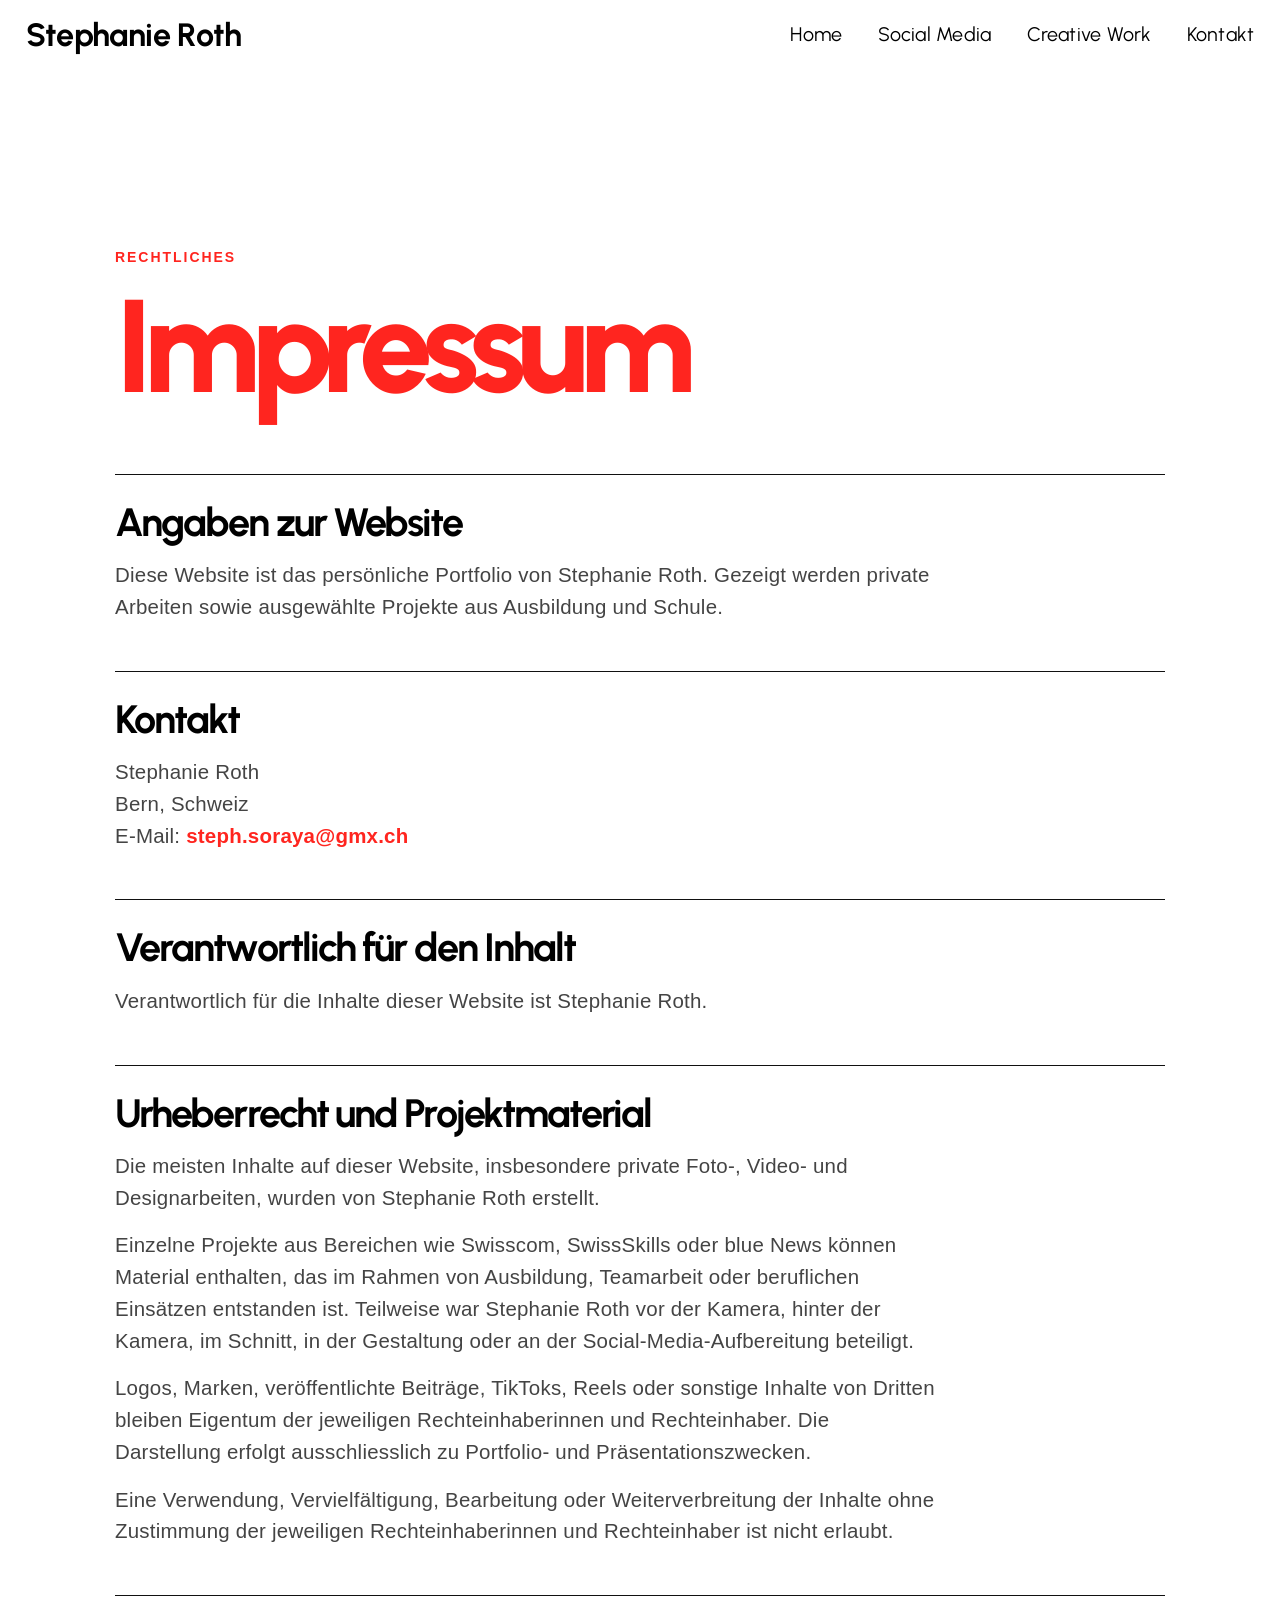
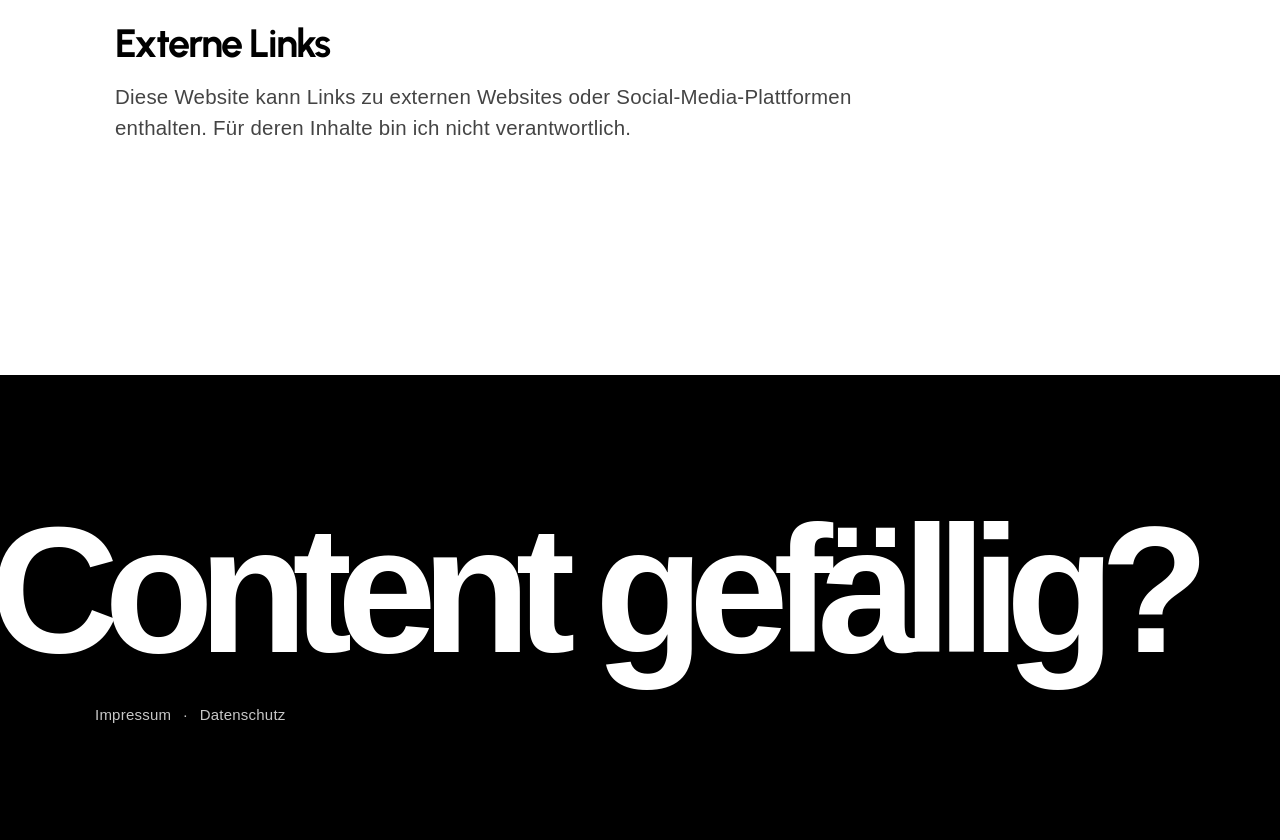
<file: impressum.html>
<!doctype html>
<html lang="de-CH">
<head>
  <meta charset="utf-8">
  <meta name="viewport" content="width=device-width, initial-scale=1">
  <title>Impressum — Stephanie Roth</title>
  <meta name="description" content="Impressum der Website von Stephanie Roth.">
  <meta property="og:title" content="Impressum — Stephanie Roth">
  <meta property="og:description" content="Impressum der Website von Stephanie Roth.">
  <meta property="og:image" content="assets/img/photoshoot-16-12-01-1000.webp">
  <meta name="theme-color" content="#fc221c">
  <link rel="icon" href="assets/img/favicon.svg" type="image/svg+xml">
  <link rel="preload" href="assets/fonts/Urbanist-var.woff" as="font" type="font/woff" crossorigin>
  <link rel="stylesheet" href="assets/css/site.css">
  <style>
.fe-6a3ae0211f1f926a9de301bb {
  --grid-gutter: calc(var(--sqs-mobile-site-gutter, 6vw) - 11.0px);
  --cell-max-width: calc( ( var(--sqs-site-max-width, 1500px) - (11.0px * (8 - 1)) ) / 8 );
  display: grid;
  position: relative;
  grid-area: 1/1/-1/-1;
  grid-template-rows: repeat(6,minmax(24px, auto));
  grid-template-columns:
    minmax(var(--grid-gutter), 1fr)
    repeat(8, minmax(0, var(--cell-max-width)))
    minmax(var(--grid-gutter), 1fr);
  row-gap: 11.0px;
  column-gap: 11.0px;
  overflow-x: hidden;
  overflow-x: clip;
}
@media (min-width: 768px) {
  .background-width--inset .fe-6a3ae0211f1f926a9de301bb {
    --inset-padding: calc(var(--sqs-site-gutter) * 2);
  }
  .fe-6a3ae0211f1f926a9de301bb {
    --grid-gutter: calc(var(--sqs-site-gutter, 4vw) - 11.0px);
    --cell-max-width: calc( ( var(--sqs-site-max-width, 1500px) - (11.0px * (24 - 1)) ) / 24 );
    --inset-padding: 0vw;
    --row-height-scaling-factor: 0.0215;
    --container-width: min(var(--sqs-site-max-width, 1500px), calc(100vw - var(--sqs-site-gutter, 4vw) * 2 - var(--inset-padding) ));
    grid-template-rows: repeat(42,minmax(calc(var(--container-width) * var(--row-height-scaling-factor)), auto));
    grid-template-columns:
      minmax(var(--grid-gutter), 1fr)
      repeat(24, minmax(0, var(--cell-max-width)))
      minmax(var(--grid-gutter), 1fr);
  }
}
  .fe-block-yui_3_17_2_1_1782243356654_450 {
    grid-area: 1/2/7/10;
    z-index: 1;
    @media (max-width: 767px) {
    }
  }
  .fe-block-yui_3_17_2_1_1782243356654_450 .sqs-block {
    justify-content: flex-start;
  }
  .fe-block-yui_3_17_2_1_1782243356654_450 .sqs-block-alignment-wrapper {
    align-items: flex-start;
  }
  @media (min-width: 768px) {
    .fe-block-yui_3_17_2_1_1782243356654_450 {
      grid-area: 1/2/43/26;
      z-index: 1;
    }
    .fe-block-yui_3_17_2_1_1782243356654_450 .sqs-block {
      justify-content: flex-start;
    }
    .fe-block-yui_3_17_2_1_1782243356654_450 .sqs-block-alignment-wrapper {
      align-items: flex-start;
    }
  }
.legal-page {
    background: #ffffff;
    color: #111;
    padding: 95px 5vw 120px;
    font-family: "Inter", "Helvetica Neue", Arial, sans-serif;
  }
  .legal-wrap {
    max-width: 1050px;
    margin: 0 auto;
  }
  .legal-kicker {
    color: #ff251f;
    font-size: 14px;
    font-weight: 850;
    text-transform: uppercase;
    letter-spacing: 0.14em;
    margin: 0 0 22px;
  }
  .legal-page h1 {
    color: #ff251f;
    font-size: clamp(58px, 10vw, 130px);
    line-height: 0.9;
    letter-spacing: -0.075em;
    font-weight: 800;
    margin: 0 0 70px;
  }
  .legal-content {
    display: grid;
    gap: 22px;
  }
  .legal-block {
    border-top: 1.5px solid #111;
    padding: 28px 0 10px;
  }
  .legal-block h2 {
    font-size: clamp(26px, 3vw, 42px);
    line-height: 1;
    letter-spacing: -0.05em;
    font-weight: 700;
    margin: 0 0 18px;
  }
  .legal-block p {
    max-width: 820px;
    color: #444;
    font-size: clamp(18px, 1.6vw, 22px);
    line-height: 1.55;
    margin: 0 0 16px;
    font-weight: 400;
  }
  .legal-block a {
    color: #ff251f;
    text-decoration: none;
    font-weight: 650;
  }
.fe-6a043b07aa67e12ab06f8c7d {
  --grid-gutter: calc(var(--sqs-mobile-site-gutter, 6vw) - 11.0px);
  --cell-max-width: calc( ( var(--sqs-site-max-width, 1500px) - (11.0px * (8 - 1)) ) / 8 );
  display: grid;
  position: relative;
  grid-area: 1/1/-1/-1;
  grid-template-rows: repeat(6,minmax(24px, auto));
  grid-template-columns:
    minmax(var(--grid-gutter), 1fr)
    repeat(8, minmax(0, var(--cell-max-width)))
    minmax(var(--grid-gutter), 1fr);
  row-gap: 11.0px;
  column-gap: 11.0px;
  overflow-x: hidden;
  overflow-x: clip;
}
@media (min-width: 768px) {
  .background-width--inset .fe-6a043b07aa67e12ab06f8c7d {
    --inset-padding: calc(var(--sqs-site-gutter) * 2);
  }
  .fe-6a043b07aa67e12ab06f8c7d {
    --grid-gutter: calc(var(--sqs-site-gutter, 4vw) - 11.0px);
    --cell-max-width: calc( ( var(--sqs-site-max-width, 1500px) - (11.0px * (24 - 1)) ) / 24 );
    --inset-padding: 0vw;
    --row-height-scaling-factor: 0.0215;
    --container-width: min(var(--sqs-site-max-width, 1500px), calc(100vw - var(--sqs-site-gutter, 4vw) * 2 - var(--inset-padding) ));
    grid-template-rows: repeat(10,minmax(calc(var(--container-width) * var(--row-height-scaling-factor)), auto));
    grid-template-columns:
      minmax(var(--grid-gutter), 1fr)
      repeat(24, minmax(0, var(--cell-max-width)))
      minmax(var(--grid-gutter), 1fr);
  }
}
  .fe-block-yui_3_17_2_1_1781870590245_3902 {
    grid-area: 1/2/7/10;
    z-index: 1;
    @media (max-width: 767px) {
    }
  }
  .fe-block-yui_3_17_2_1_1781870590245_3902 .sqs-block {
    justify-content: flex-start;
  }
  .fe-block-yui_3_17_2_1_1781870590245_3902 .sqs-block-alignment-wrapper {
    align-items: flex-start;
  }
  @media (min-width: 768px) {
    .fe-block-yui_3_17_2_1_1781870590245_3902 {
      grid-area: 1/1/11/27;
      z-index: 1;
    }
    .fe-block-yui_3_17_2_1_1781870590245_3902 .sqs-block {
      justify-content: flex-start;
    }
    .fe-block-yui_3_17_2_1_1781870590245_3902 .sqs-block-alignment-wrapper {
      align-items: flex-start;
    }
  }
.footer-cta {
    background: #000;
    color: #fff;
    padding: 70px 0 46px;
    font-family: "Inter", "Helvetica Neue", Arial, sans-serif;
    overflow: hidden;
  }
  .footer-cta-link {
    color: #fff;
    text-decoration: none;
    display: flex;
    align-items: center;
    gap: 34px;
    width: max-content;
    max-width: none;
    margin-left: -10px;
    padding-bottom: 34px;
    transition: 0.25s ease;
  }
  .footer-cta-link span {
    font-size: clamp(78px, 14vw, 245px);
    line-height: 0.78;
    letter-spacing: -0.085em;
    font-weight: 900;
    white-space: nowrap;
    transition: 0.25s ease;
  }
  .footer-cta-link strong {
    color: #ff251f;
    font-size: clamp(70px, 10vw, 170px);
    line-height: 1;
    font-weight: 300;
    opacity: 0;
    transform: translateX(-30px);
    transition: 0.25s ease;
  }
  .footer-cta-link:hover span {
    color: #ff251f;
    transform: translateX(18px);
  }
  .footer-cta-link:hover strong {
    opacity: 1;
    transform: translateX(0);
  }
  .footer-bottom {
    max-width: 1250px;
    margin: 0 auto;
    padding: 0 5vw;
    position: relative;
    z-index: 3;
  }
  .footer-legal {
    display: inline-flex;
    gap: 12px;
    align-items: center;
    padding: 10px 16px;
    background: rgba(0, 0, 0, 0.72);
    border-radius: 999px;
    color: rgba(255, 255, 255, 0.78);
    font-size: 15px;
    backdrop-filter: blur(10px);
  }
  .footer-legal a {
    color: rgba(255, 255, 255, 0.78);
    text-decoration: none;
    transition: 0.2s ease;
  }
  .footer-legal a:hover {
    color: #ff251f;
  }
  @media (max-width: 700px) {
    .footer-cta {
      padding: 55px 0 34px;
    }
    .footer-cta-link {
      margin-left: 0;
      padding: 0 24px 26px;
      width: auto;
    }
    .footer-cta-link span {
      font-size: 72px;
      white-space: normal;
      line-height: 0.86;
    }
    .footer-cta-link strong {
      opacity: 1;
      transform: none;
      font-size: 62px;
    }
    .footer-bottom {
      padding: 0 24px;
    }
    .footer-legal {
      font-size: 14px;
    }
  }
  </style>
</head>
<body>
<a class="skip-link" href="#page">Zum Inhalt springen</a>
<header class="site-header header--white">
  <div class="header-inner">
    <a class="header-title" href="index.html">Stephanie Roth</a>
    <nav class="header-nav" aria-label="Hauptnavigation">
        <a href="index.html">Home</a>
        <a href="social-media.html">Social Media</a>
        <a href="creative-work.html">Creative Work</a>
        <a href="contact.html">Kontakt</a>
    </nav>
    <button class="header-burger" type="button" aria-label="Menü öffnen" aria-expanded="false" aria-controls="mobile-menu"><span></span><span></span></button>
  </div>
</header>
<div class="mobile-menu" id="mobile-menu">
  <nav aria-label="Mobile Navigation">
      <a href="index.html">Home</a>
      <a href="social-media.html">Social Media</a>
      <a href="creative-work.html">Creative Work</a>
      <a href="contact.html">Kontakt</a>
  </nav>
</div>
<main id="page">
<section class="page-section section-height--medium vertical-alignment--middle"><div class="section-border"><div class="section-background"></div></div><div class="content-wrapper"><div class="content"><div><div class="fluid-engine fe-6a3ae0211f1f926a9de301bb"><div class="fe-block fe-block-yui_3_17_2_1_1782243356654_450"><div class="sqs-block website-component-block sqs-block-website-component sqs-block-code code-block" id="block-yui_3_17_2_1_1782243356654_450"><div class="sqs-block-content">
<div class="sqs-code-container">
<section class="legal-page">
<div class="legal-wrap">
<p class="legal-kicker">Rechtliches</p>
<h1>Impressum</h1>
<div class="legal-content">
<div class="legal-block">
<h2>Angaben zur Website</h2>
<p>
          Diese Website ist das persönliche Portfolio von Stephanie Roth.
          Gezeigt werden private Arbeiten sowie ausgewählte Projekte aus Ausbildung
          und Schule.
        </p>
</div>
<div class="legal-block">
<h2>Kontakt</h2>
<p>
          Stephanie Roth<br/>
          Bern, Schweiz<br/>
          E-Mail: <a href="mailto:steph.soraya@gmx.ch">steph.soraya@gmx.ch</a>
</p>
</div>
<div class="legal-block">
<h2>Verantwortlich für den Inhalt</h2>
<p>
          Verantwortlich für die Inhalte dieser Website ist Stephanie Roth.
        </p>
</div>
<div class="legal-block">
<h2>Urheberrecht und Projektmaterial</h2>
<p>
          Die meisten Inhalte auf dieser Website, insbesondere private Foto-, Video-
          und Designarbeiten, wurden von Stephanie Roth erstellt.
        </p>
<p>
          Einzelne Projekte aus Bereichen wie Swisscom, SwissSkills oder blue News
          können Material enthalten, das im Rahmen von Ausbildung, Teamarbeit oder
          beruflichen Einsätzen entstanden ist. Teilweise war Stephanie Roth vor der
          Kamera, hinter der Kamera, im Schnitt, in der Gestaltung oder an der
          Social-Media-Aufbereitung beteiligt.
        </p>
<p>
          Logos, Marken, veröffentlichte Beiträge, TikToks, Reels oder sonstige Inhalte
          von Dritten bleiben Eigentum der jeweiligen Rechteinhaberinnen und Rechteinhaber.
          Die Darstellung erfolgt ausschliesslich zu Portfolio- und Präsentationszwecken.
        </p>
<p>
          Eine Verwendung, Vervielfältigung, Bearbeitung oder Weiterverbreitung der
          Inhalte ohne Zustimmung der jeweiligen Rechteinhaberinnen und Rechteinhaber
          ist nicht erlaubt.
        </p>
</div>
<div class="legal-block">
<h2>Externe Links</h2>
<p>
          Diese Website kann Links zu externen Websites oder Social-Media-Plattformen
          enthalten. Für deren Inhalte bin ich nicht verantwortlich.
        </p>
</div>
</div>
</div>
</section>

</div>

</div></div></div></div></div></div></div></section>
<section class="page-section black vertical-alignment--bottom section-height--custom is-footer" style="--custom-h:30"><div class="section-border"><div class="section-background"></div></div><div class="content-wrapper"><div class="content"><div><div class="fluid-engine fe-6a043b07aa67e12ab06f8c7d"><div class="fe-block fe-block-yui_3_17_2_1_1781870590245_3902"><div class="sqs-block website-component-block sqs-block-website-component sqs-block-code code-block" id="block-yui_3_17_2_1_1781870590245_3902"><div class="sqs-block-content">
<div class="sqs-code-container">
<section class="footer-cta">
<a class="footer-cta-link" href="contact.html">
<span>Content gefällig?</span>
<strong>→</strong>
</a>
<div class="footer-bottom">
<div class="footer-legal">
<a href="impressum.html">Impressum</a>
<span>·</span>
<a href="datenschutz.html">Datenschutz</a>
</div>
</div>
</section>

</div>

</div></div></div></div></div></div></div></section>
</main>
<script src="assets/js/site.js" defer></script>
</body>
</html>
</file>
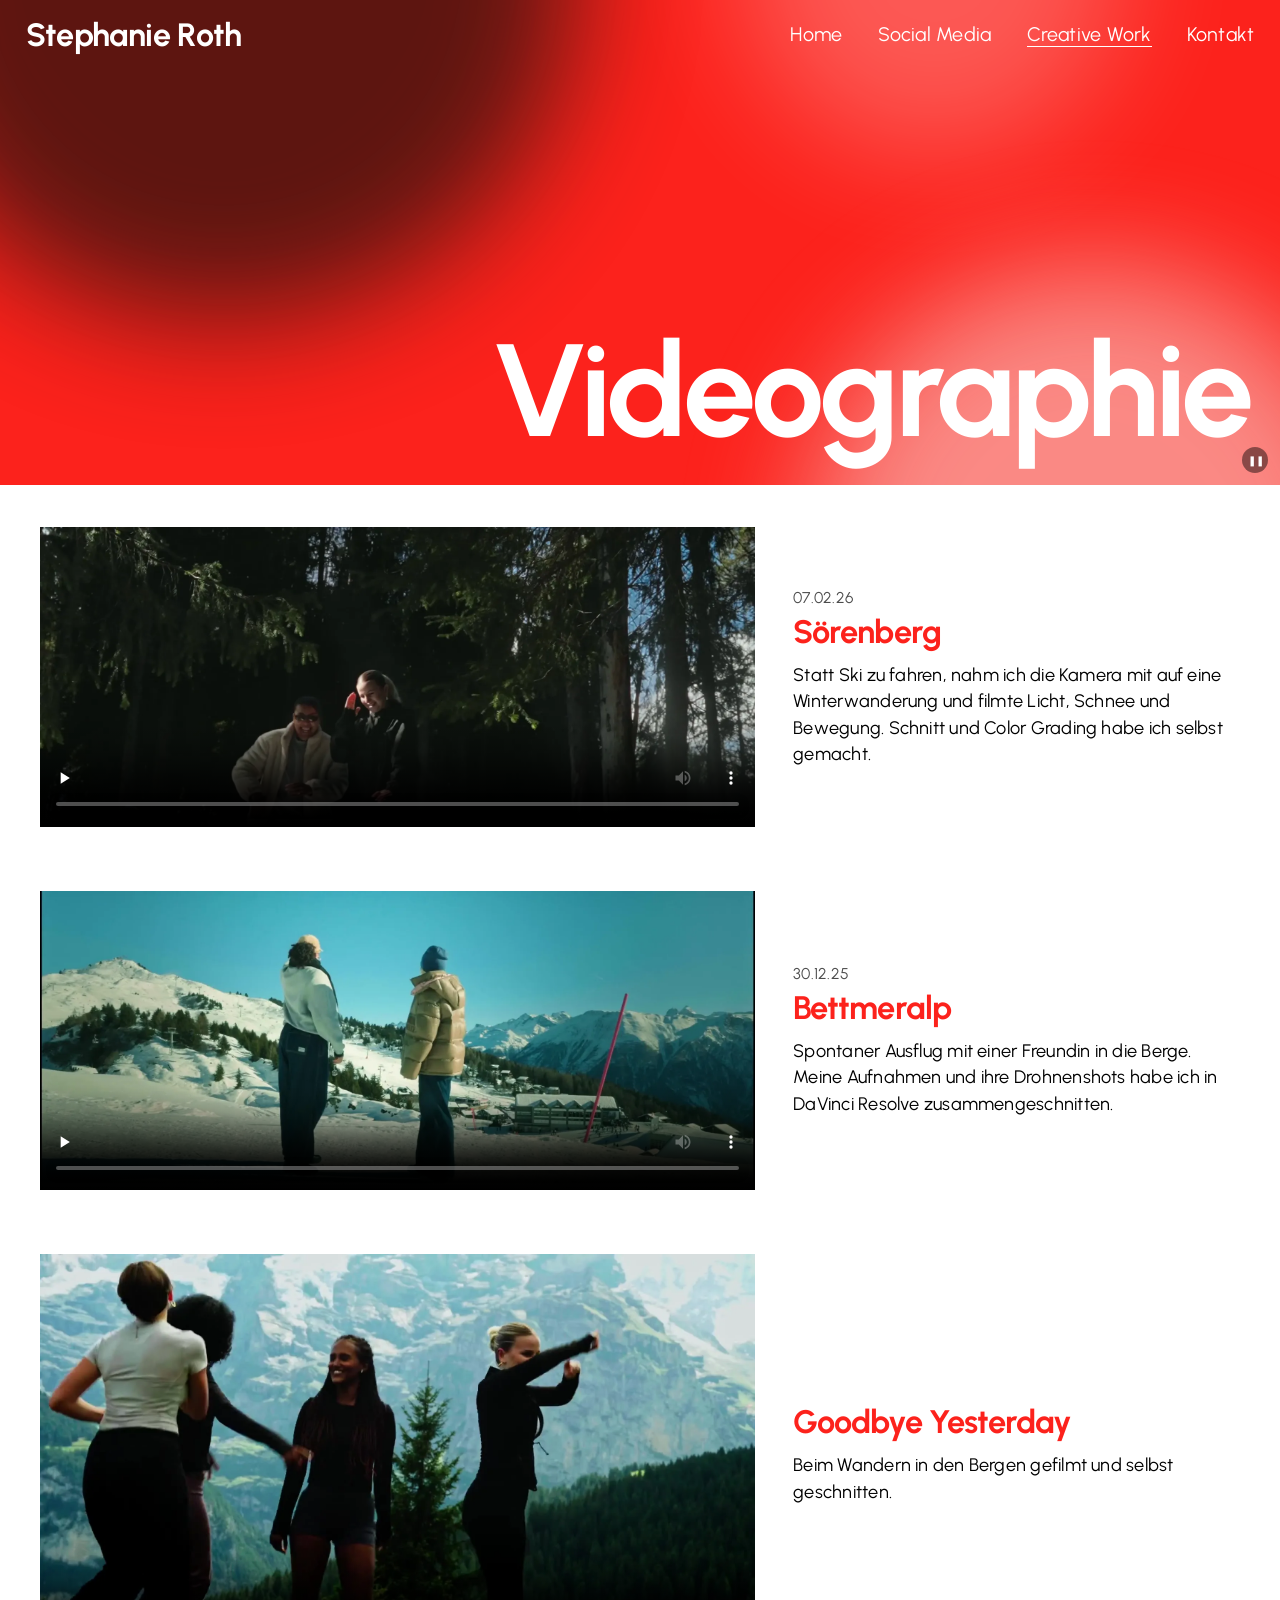
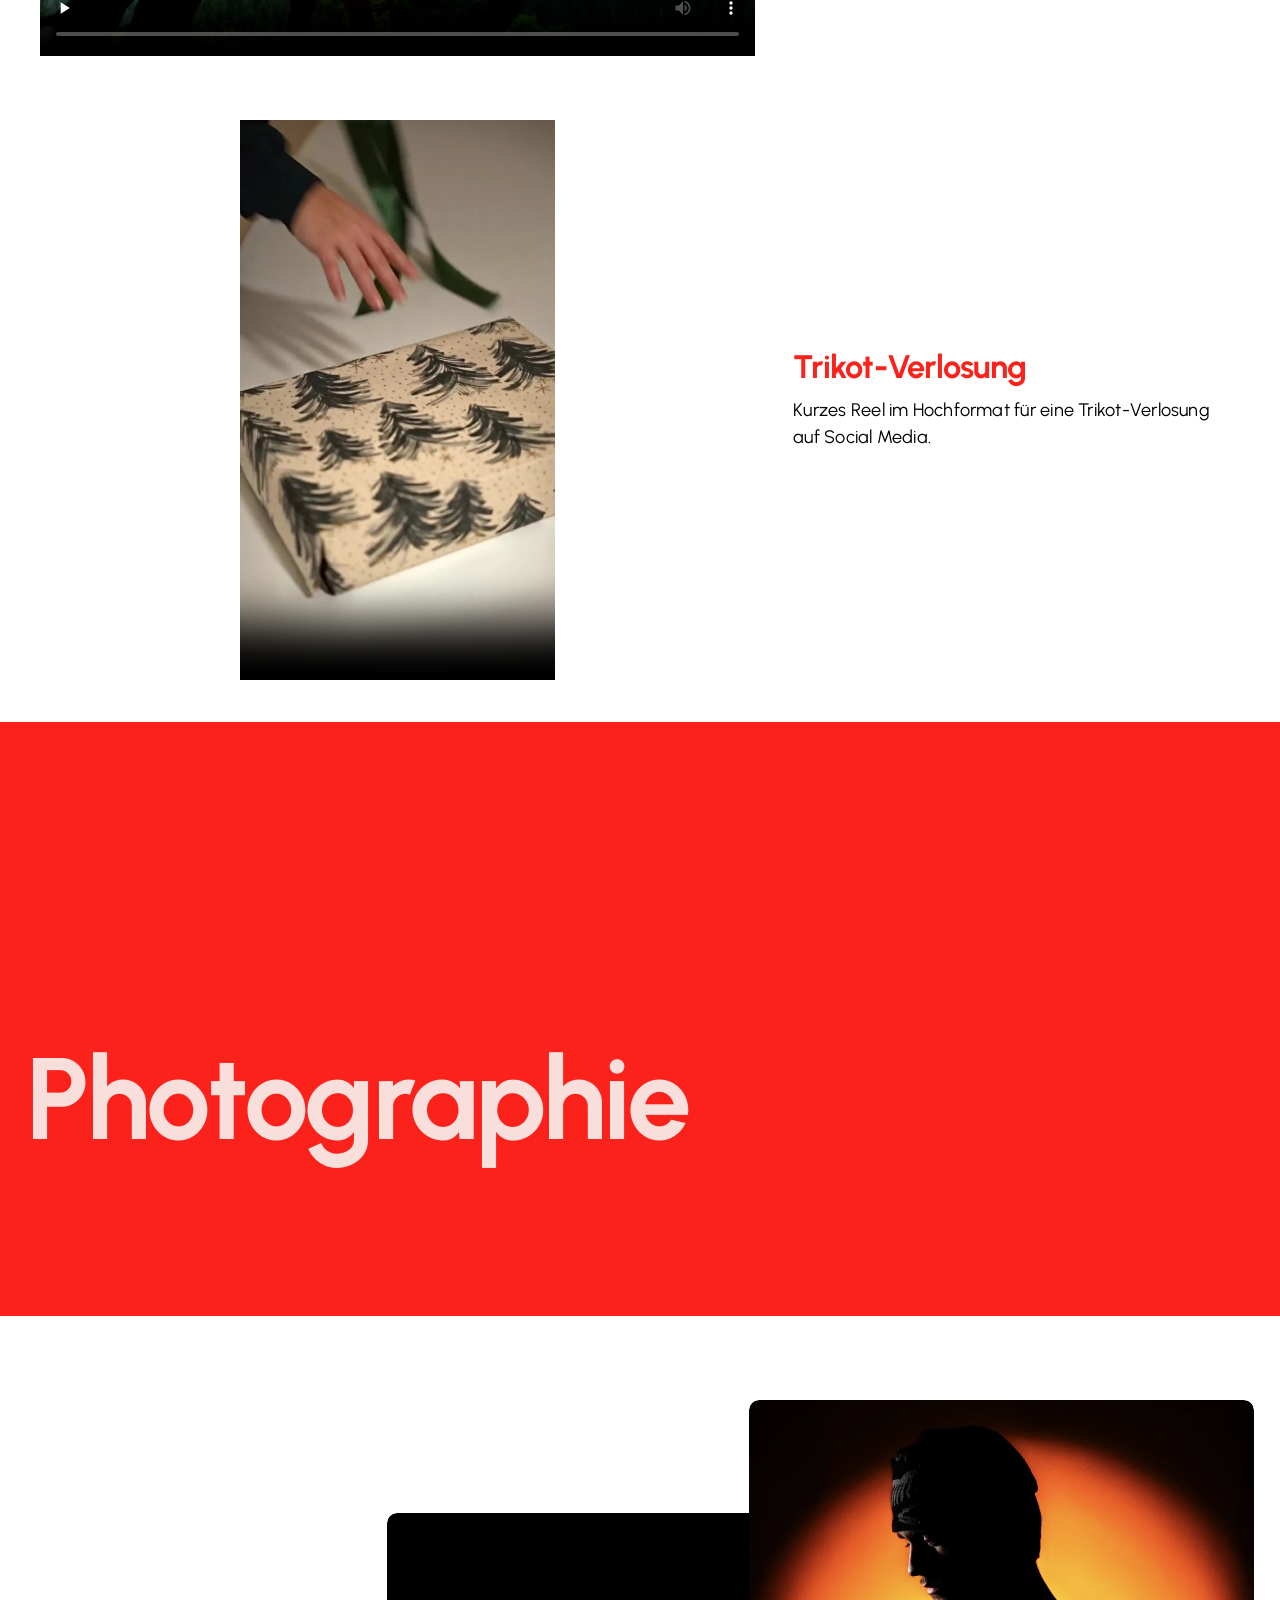
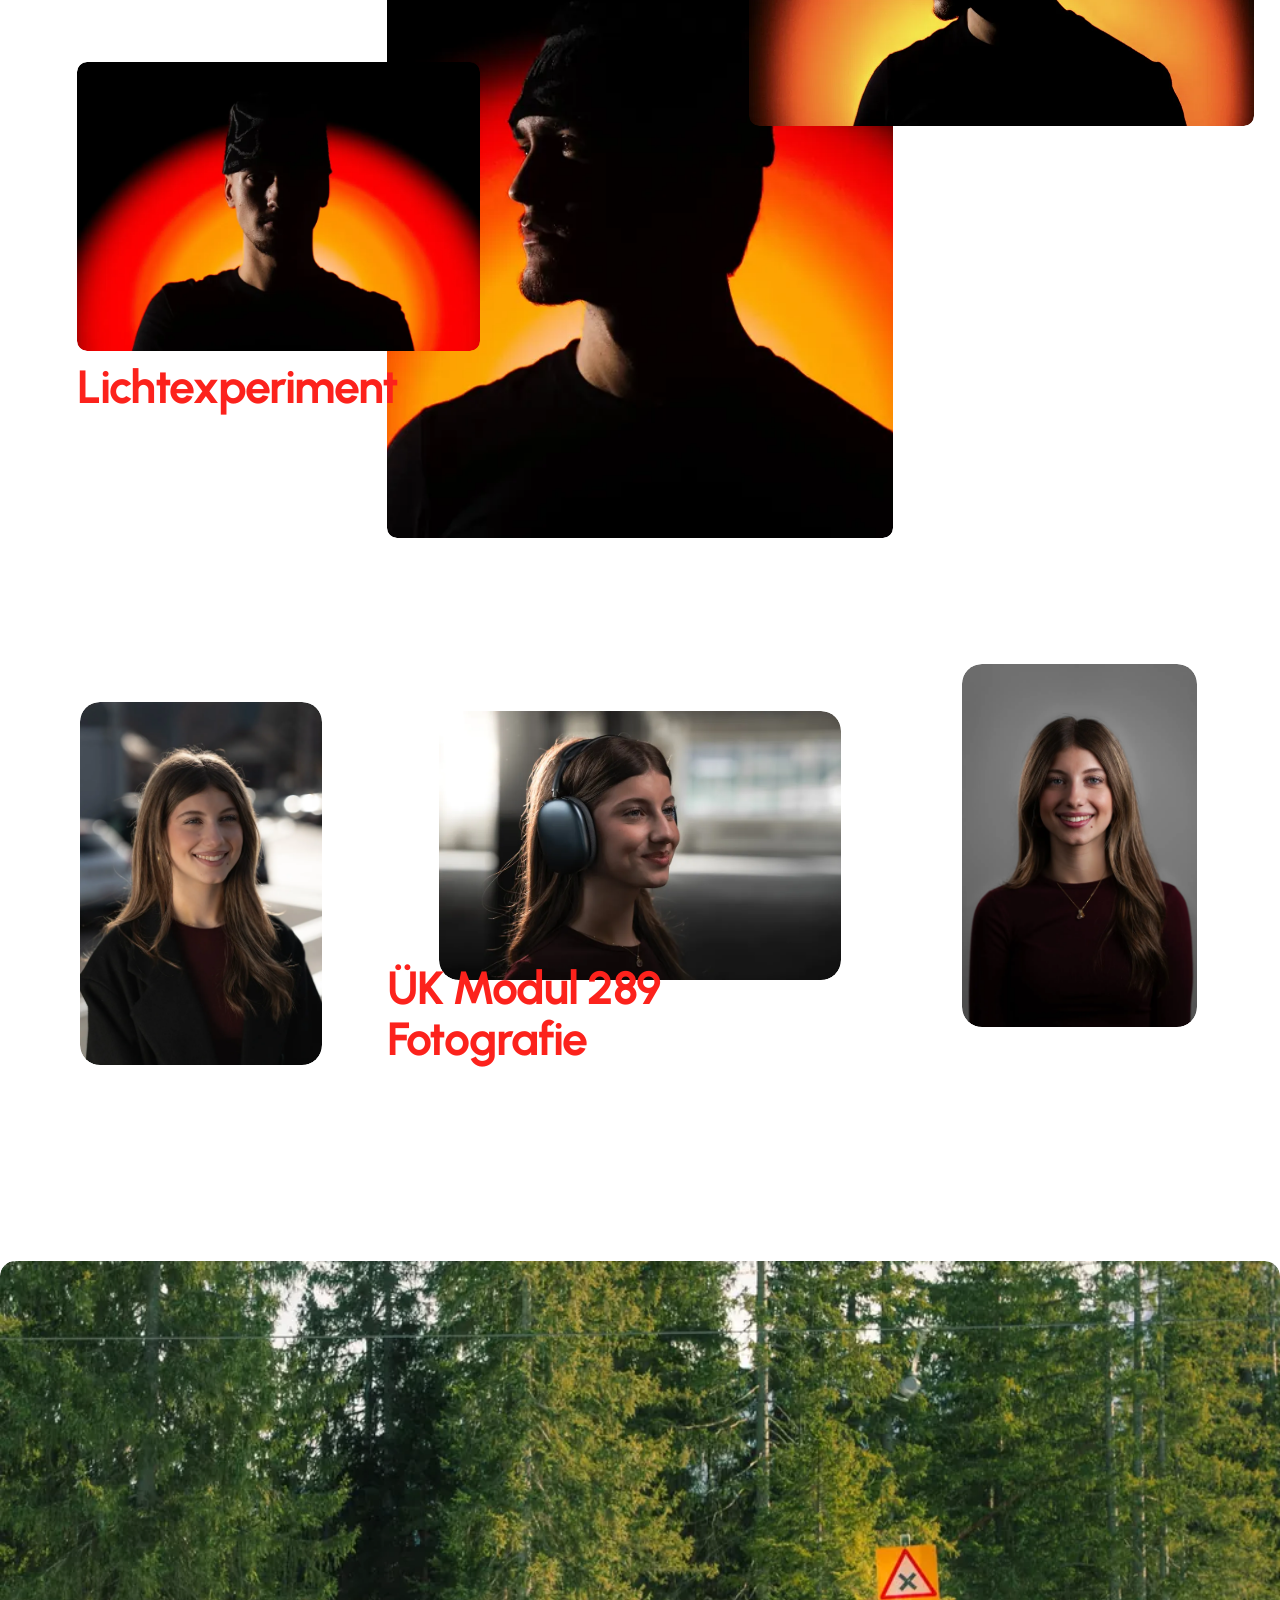
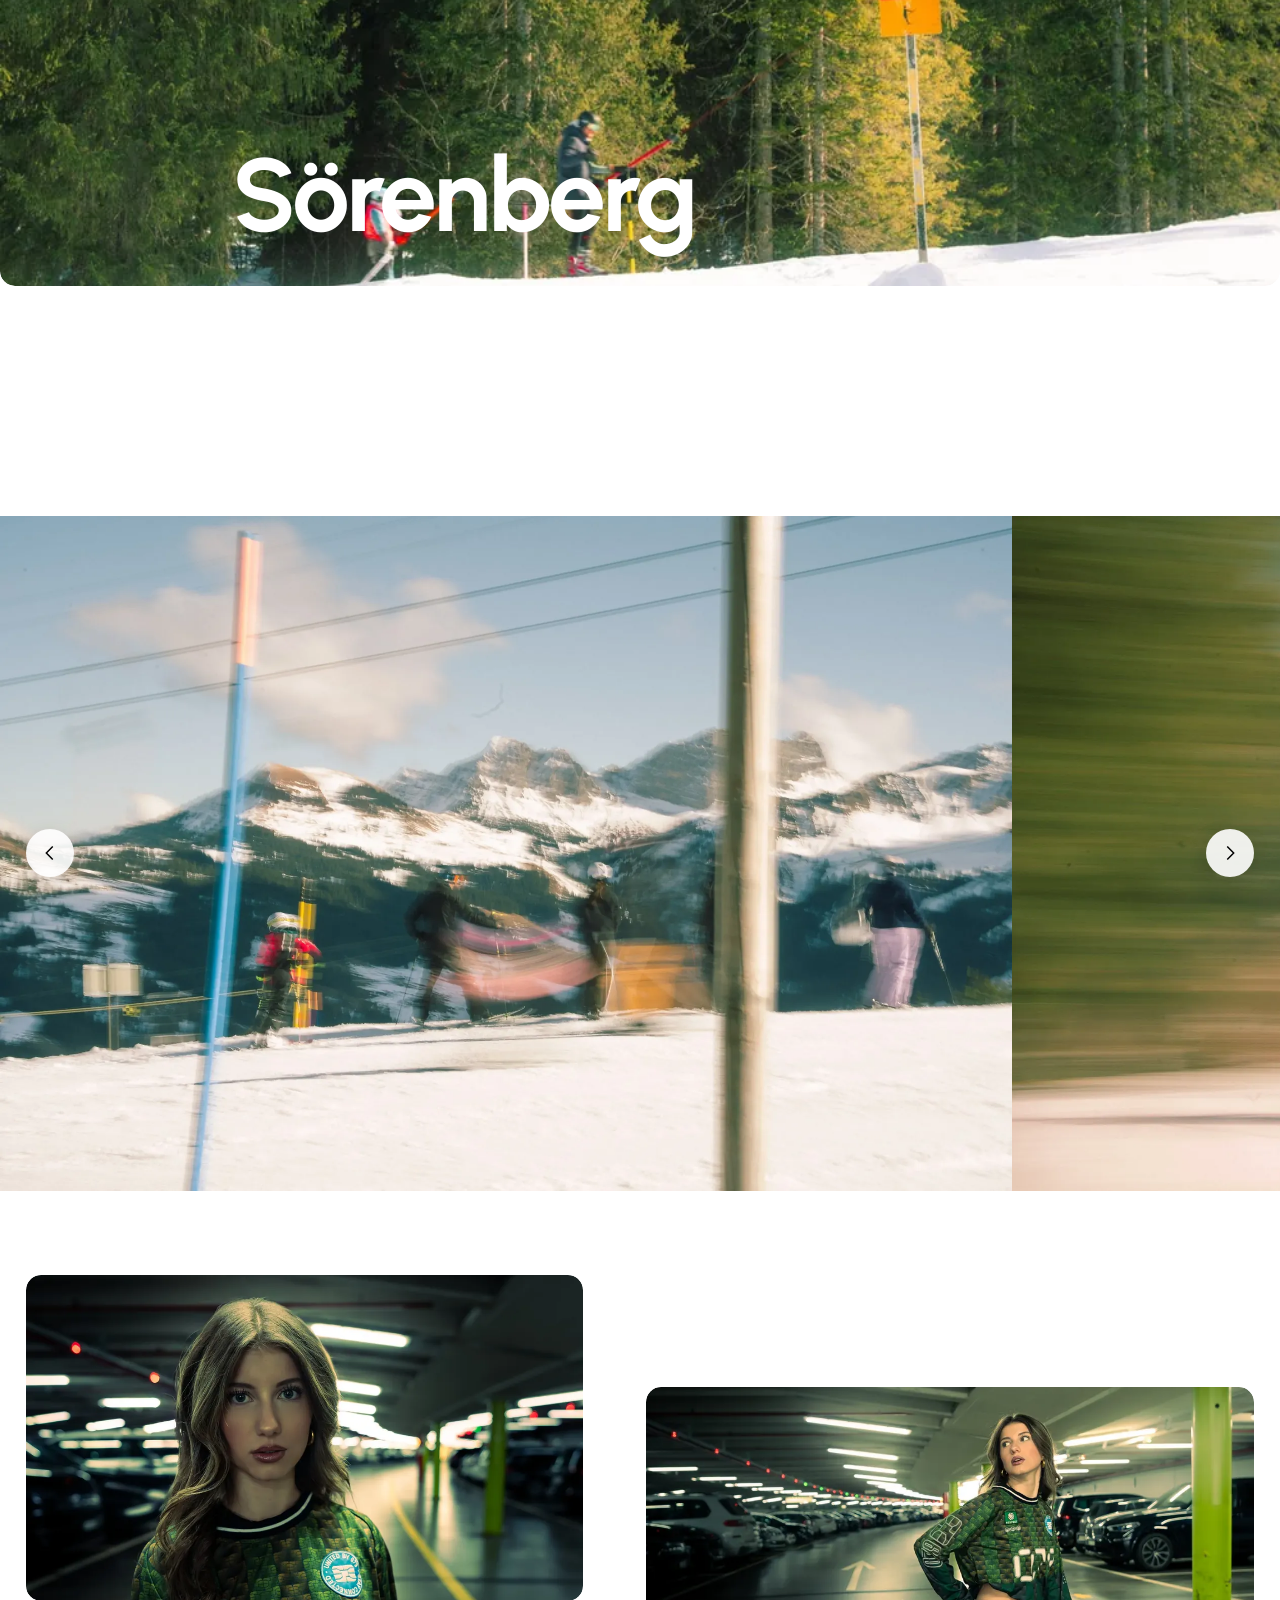
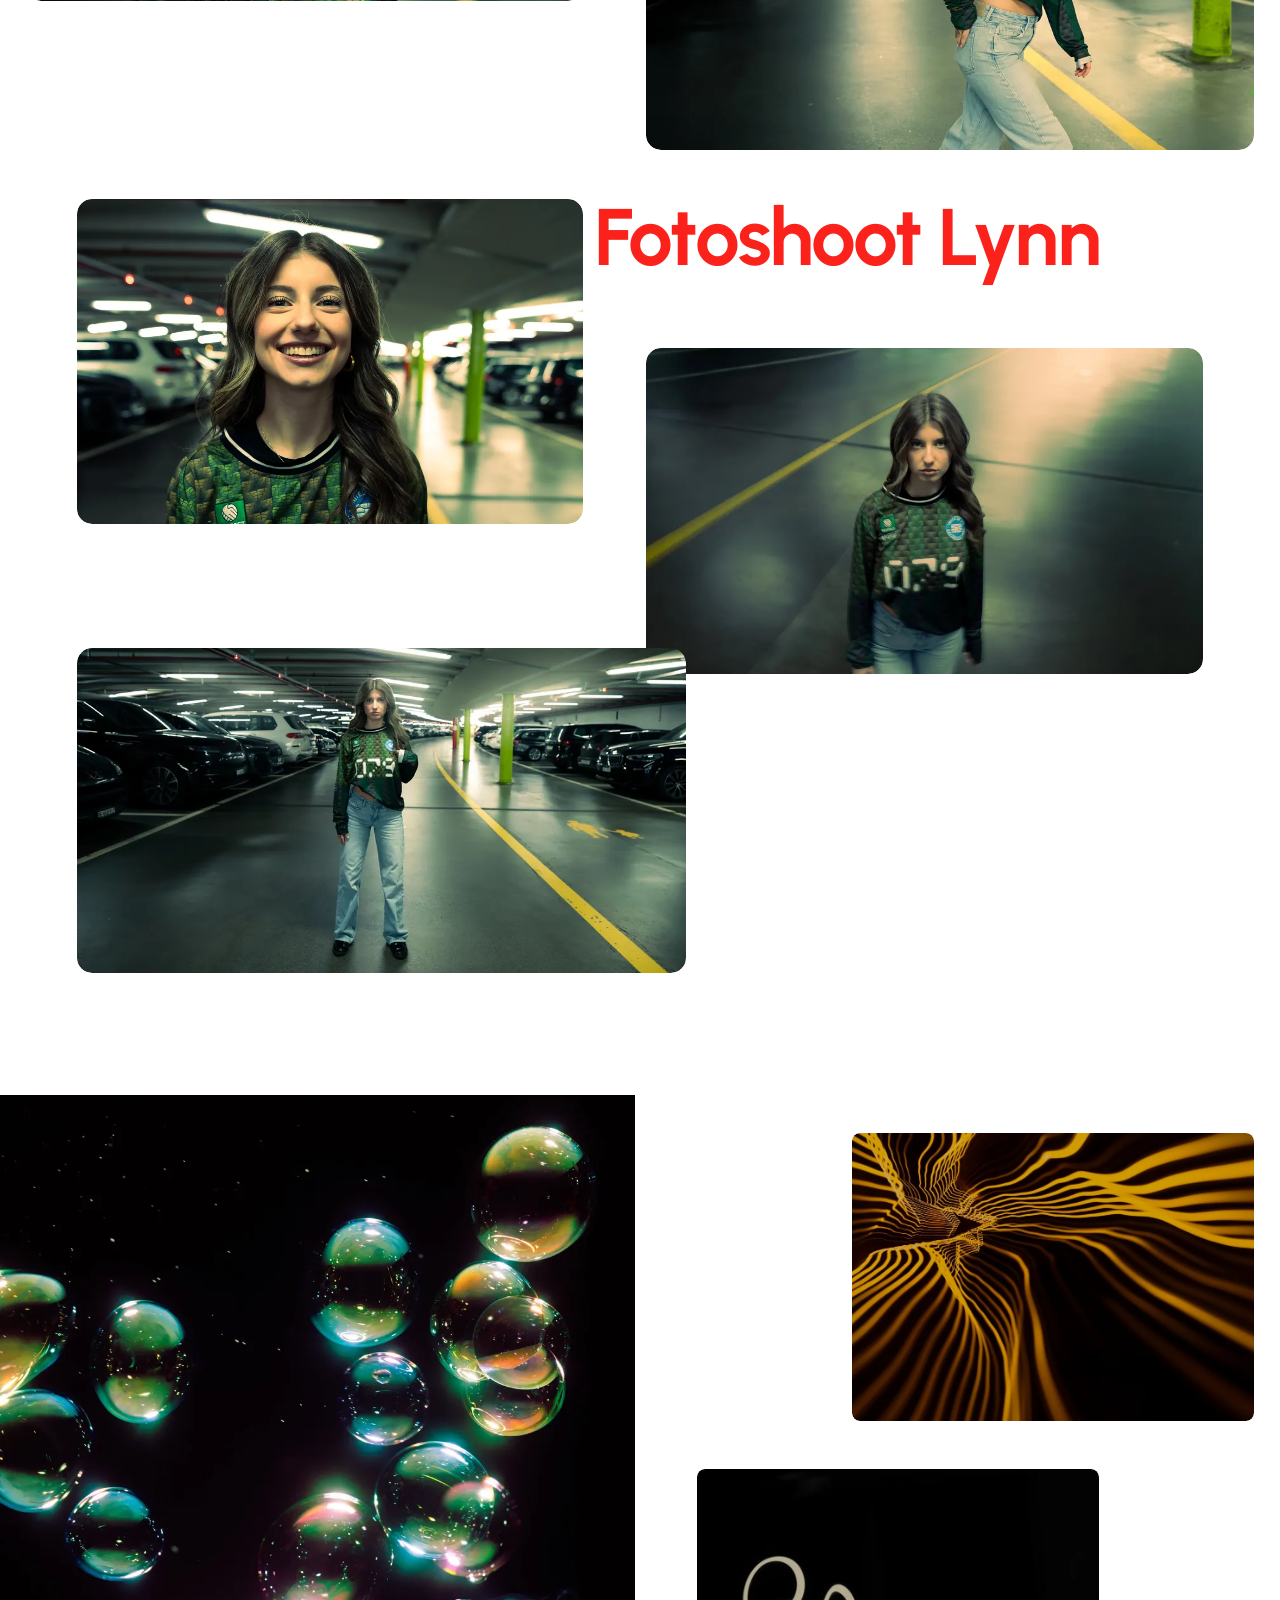
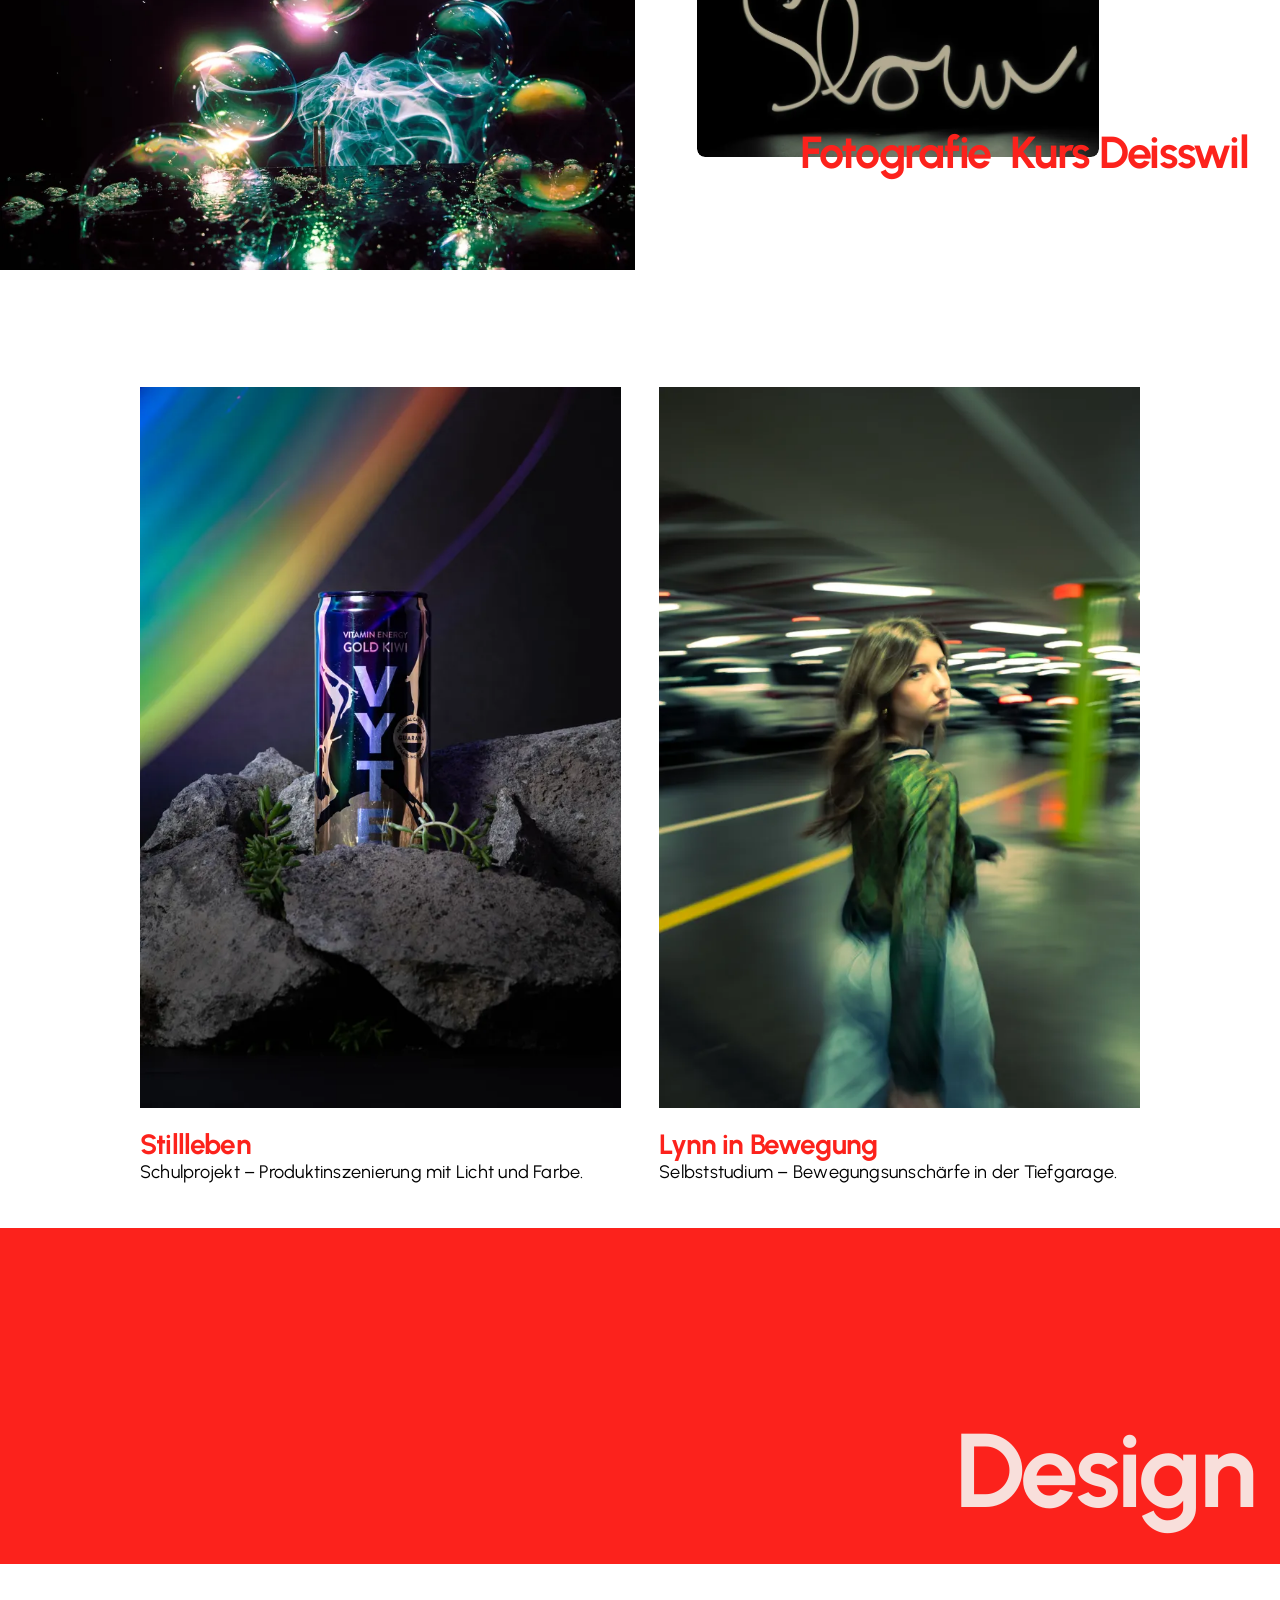
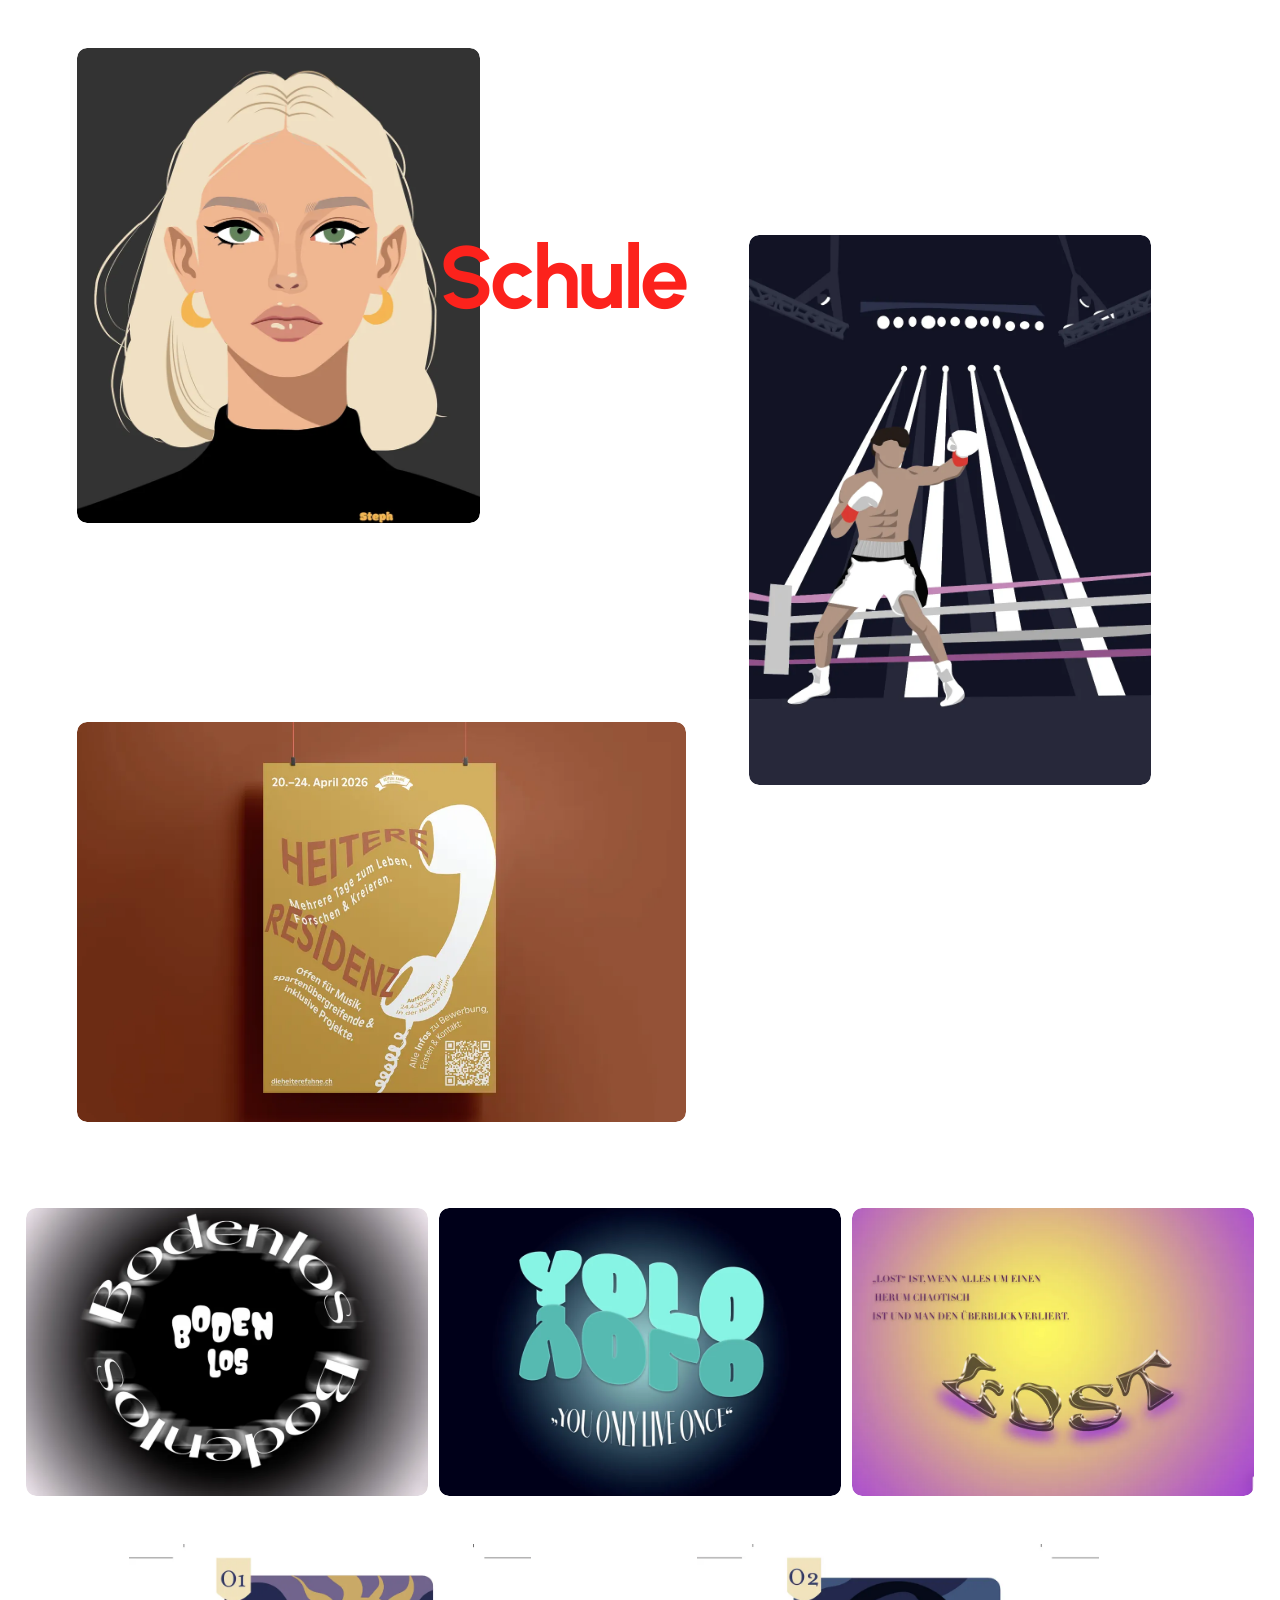
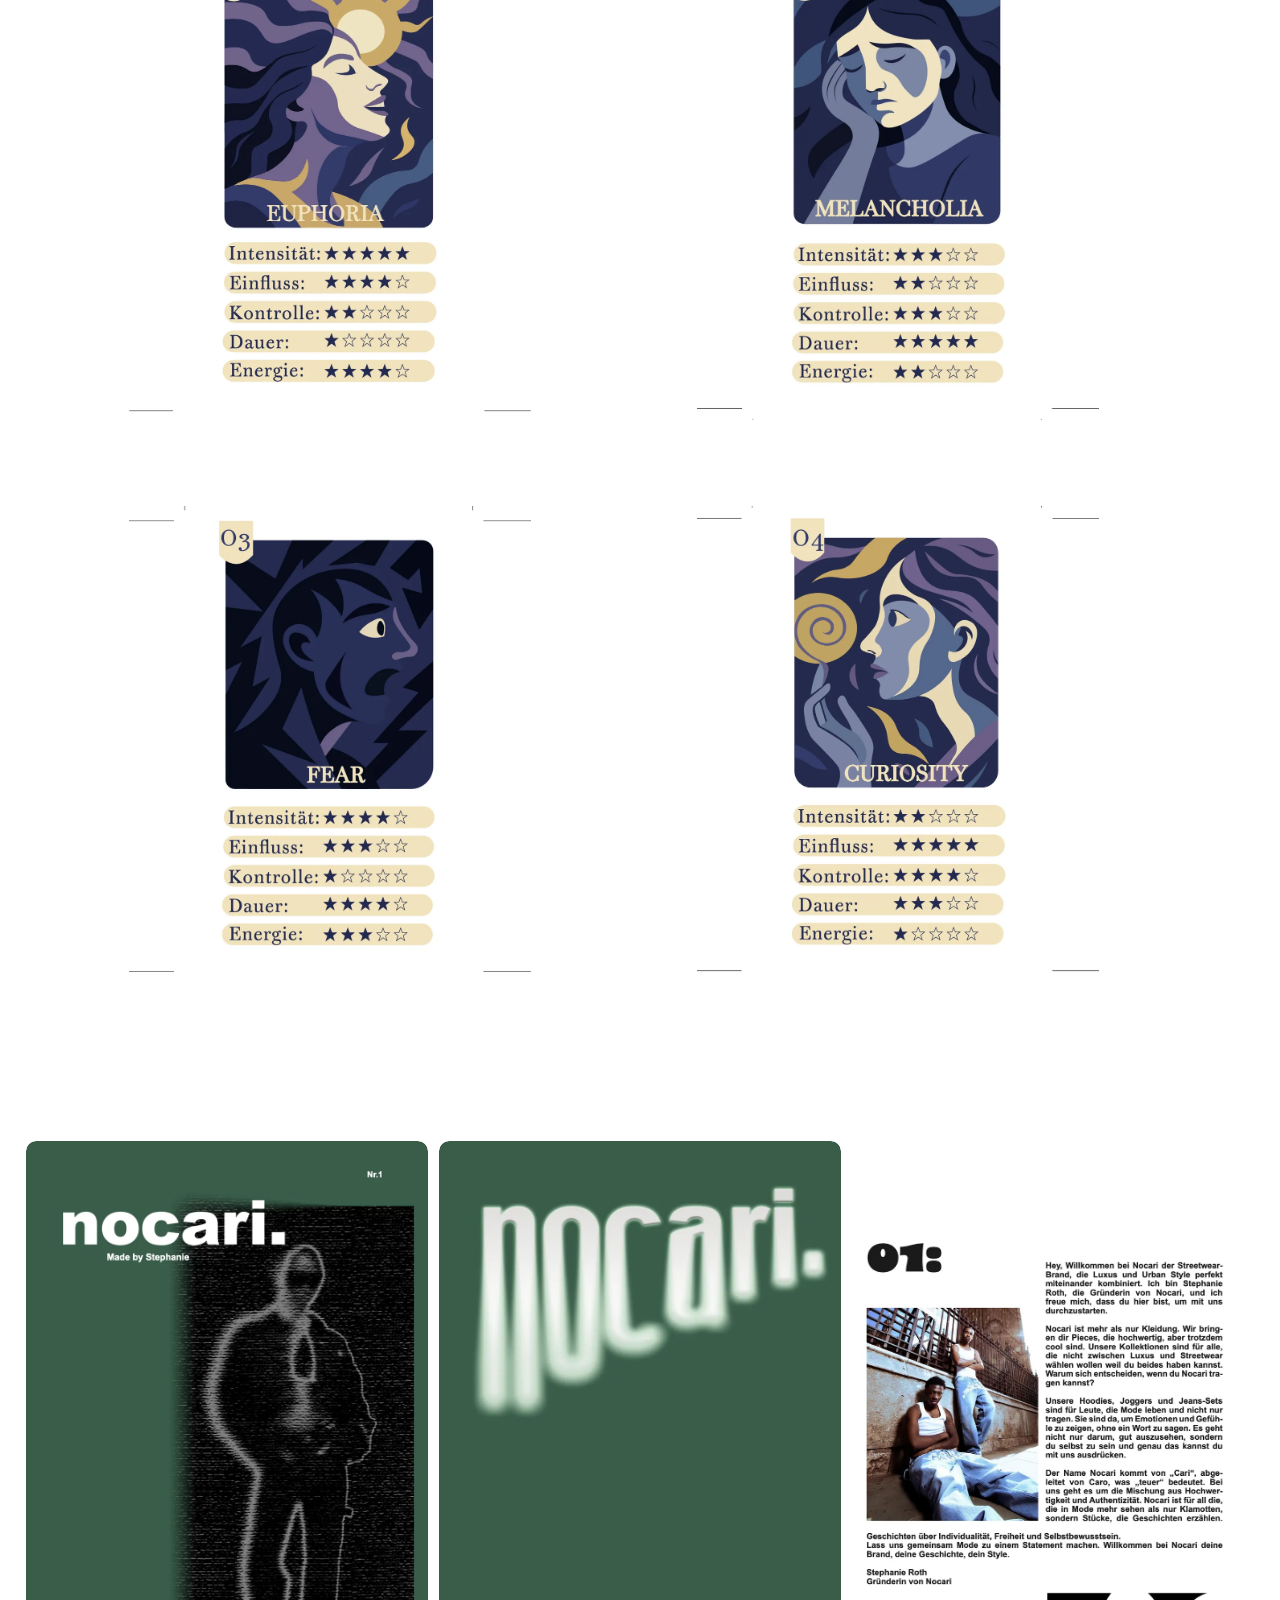
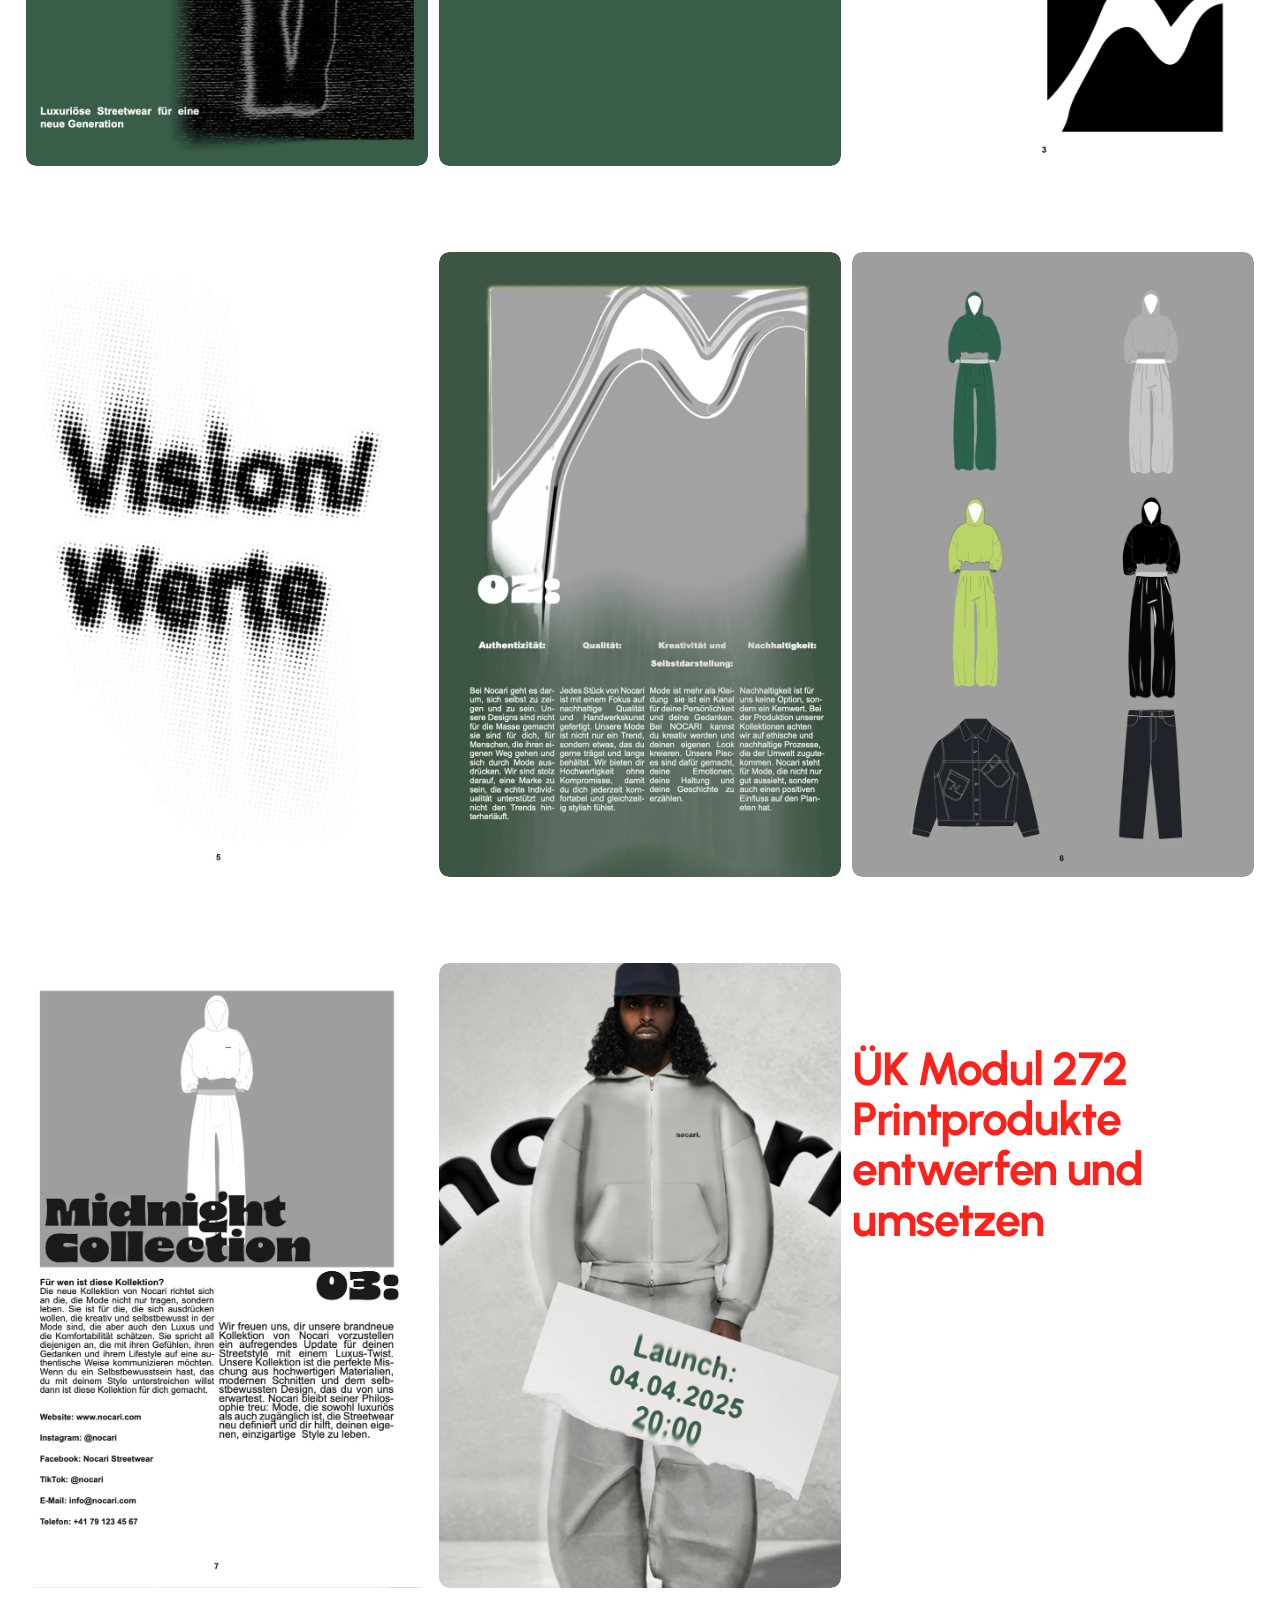
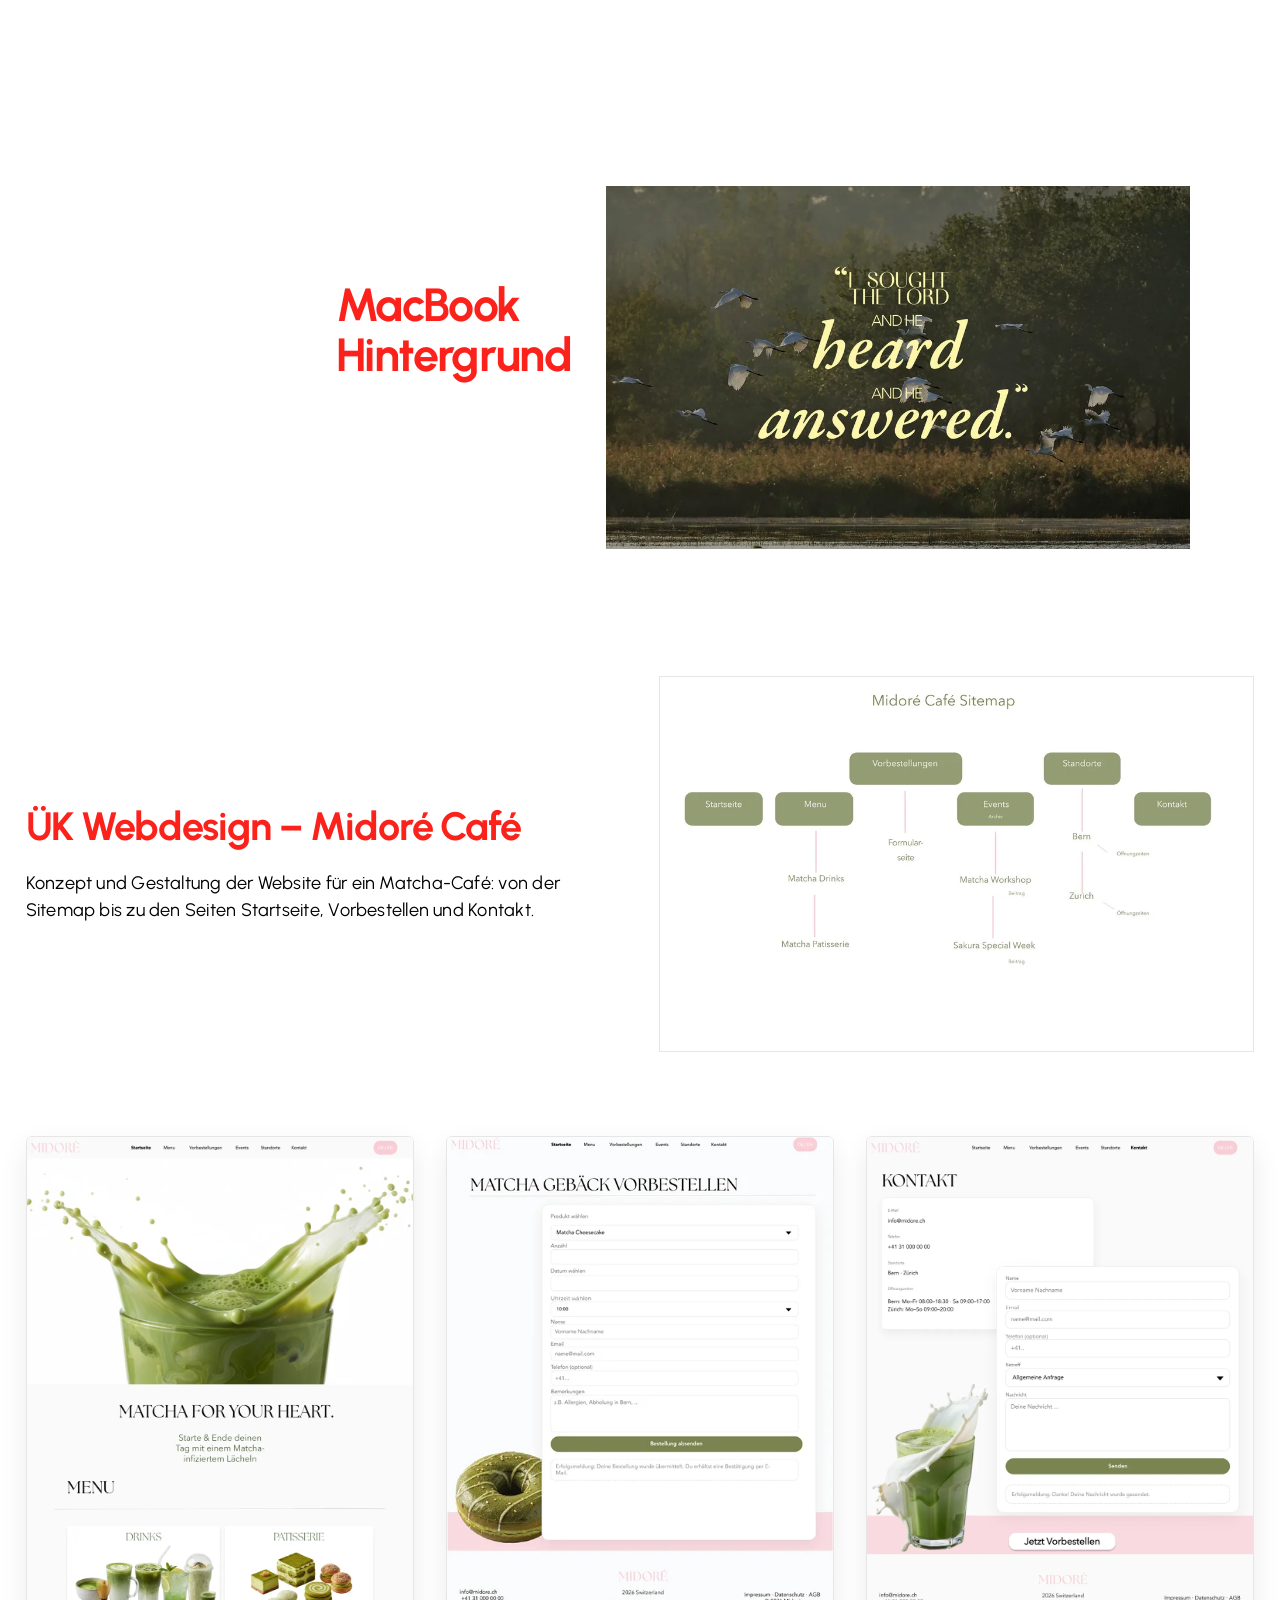
<file: projekte.html>
<!doctype html>
<html lang="de-CH">
<head>
  <meta charset="utf-8">
  <meta name="viewport" content="width=device-width, initial-scale=1">
  <title>Projekte — Stephanie Roth</title>
  <meta name="description" content="Videographie, Fotografie und Design – private Arbeiten und Schulprojekte von Stephanie Roth.">
  <meta property="og:title" content="Projekte — Stephanie Roth">
  <meta property="og:description" content="Videographie, Fotografie und Design – private Arbeiten und Schulprojekte von Stephanie Roth.">
  <meta property="og:image" content="assets/img/photoshoot-16-12-01-1000.webp">
  <meta name="theme-color" content="#fc221c">
  <link rel="icon" href="assets/img/favicon.svg" type="image/svg+xml">
  <link rel="preload" href="assets/fonts/Urbanist-var.woff" as="font" type="font/woff" crossorigin>
  <link rel="stylesheet" href="assets/css/site.css">
  <style>
.fe-6a043b08aa67e12ab06f8d23 {
  --grid-gutter: calc(var(--sqs-mobile-site-gutter, 6vw) - 11.0px);
  --cell-max-width: calc( ( var(--sqs-site-max-width, 1500px) - (11.0px * (8 - 1)) ) / 8 );
  display: grid;
  position: relative;
  grid-area: 1/1/-1/-1;
  grid-template-rows: repeat(2,minmax(24px, auto));
  grid-template-columns:
    minmax(var(--grid-gutter), 1fr)
    repeat(8, minmax(0, var(--cell-max-width)))
    minmax(var(--grid-gutter), 1fr);
  row-gap: 11.0px;
  column-gap: 11.0px;
  overflow-x: hidden;
  overflow-x: clip;
}
@media (min-width: 768px) {
  .background-width--inset .fe-6a043b08aa67e12ab06f8d23 {
    --inset-padding: calc(var(--sqs-site-gutter) * 2);
  }
  .fe-6a043b08aa67e12ab06f8d23 {
    --grid-gutter: calc(var(--sqs-site-gutter, 4vw) - 11.0px);
    --cell-max-width: calc( ( var(--sqs-site-max-width, 1500px) - (11.0px * (24 - 1)) ) / 24 );
    --inset-padding: 0vw;
    --row-height-scaling-factor: 0.0215;
    --container-width: min(var(--sqs-site-max-width, 1500px), calc(100vw - var(--sqs-site-gutter, 4vw) * 2 - var(--inset-padding) ));
    grid-template-rows: repeat(8,minmax(calc(var(--container-width) * var(--row-height-scaling-factor)), auto));
    grid-template-columns:
      minmax(var(--grid-gutter), 1fr)
      repeat(24, minmax(0, var(--cell-max-width)))
      minmax(var(--grid-gutter), 1fr);
  }
}
  .fe-block-0492ac0c7002820f65a9 {
    grid-area: 1/2/3/10;
    z-index: 1;
    @media (max-width: 767px) {
    }
  }
  .fe-block-0492ac0c7002820f65a9 .sqs-block {
    justify-content: flex-start;
  }
  .fe-block-0492ac0c7002820f65a9 .sqs-block-alignment-wrapper {
    align-items: flex-start;
  }
  @media (min-width: 768px) {
    .fe-block-0492ac0c7002820f65a9 {
      grid-area: 5/11/9/26;
      z-index: 1;
    }
    .fe-block-0492ac0c7002820f65a9 .sqs-block {
      justify-content: center;
    }
    .fe-block-0492ac0c7002820f65a9 .sqs-block-alignment-wrapper {
      align-items: center;
    }
  }
#block-0492ac0c7002820f65a9 {
  }
  #block-0492ac0c7002820f65a9 .sqs-html-content {
    --tweak-text-block-padding: 6% 6% 6% 6%;
  --tweak-text-block-padding: initial;
}
  .fe-block-0492ac0c7002820f65a9 {
      mix-blend-mode: var(--tweak-text-block-blend
  );
      border-radius: var(--tweak-text-block-radius);
  }
.fe-block-0492ac0c7002820f65a9 {
      --tweak-text-block-radius: 0px 0px 0px 0px;
    }
  .fe-block-0492ac0c7002820f65a9 {
    }
@media screen and (max-width: 767px) {
#block-0492ac0c7002820f65a9 {
            }
        }
    @media screen and (max-width: 767px) {
          #block-0492ac0c7002820f65a9 .sqs-html-content {
            }
        }
  @media screen and (max-width: 767px) {
        }
.fe-6a0ec9541906fa1860f68152 {
  --grid-gutter: calc(var(--sqs-mobile-site-gutter, 6vw) - 11.0px);
  --cell-max-width: calc( ( var(--sqs-site-max-width, 1500px) - (11.0px * (8 - 1)) ) / 8 );
  display: grid;
  position: relative;
  grid-area: 1/1/-1/-1;
  grid-template-rows: repeat(2,minmax(24px, auto));
  grid-template-columns:
    minmax(var(--grid-gutter), 1fr)
    repeat(8, minmax(0, var(--cell-max-width)))
    minmax(var(--grid-gutter), 1fr);
  row-gap: 11.0px;
  column-gap: 11.0px;
  overflow-x: hidden;
  overflow-x: clip;
}
@media (min-width: 768px) {
  .background-width--inset .fe-6a0ec9541906fa1860f68152 {
    --inset-padding: calc(var(--sqs-site-gutter) * 2);
  }
  .fe-6a0ec9541906fa1860f68152 {
    --grid-gutter: calc(var(--sqs-site-gutter, 4vw) - 11.0px);
    --cell-max-width: calc( ( var(--sqs-site-max-width, 1500px) - (11.0px * (24 - 1)) ) / 24 );
    --inset-padding: 0vw;
    --row-height-scaling-factor: 0.0215;
    --container-width: min(var(--sqs-site-max-width, 1500px), calc(100vw - var(--sqs-site-gutter, 4vw) * 2 - var(--inset-padding) ));
    grid-template-rows: repeat(9,minmax(calc(var(--container-width) * var(--row-height-scaling-factor)), auto));
    grid-template-columns:
      minmax(var(--grid-gutter), 1fr)
      repeat(24, minmax(0, var(--cell-max-width)))
      minmax(var(--grid-gutter), 1fr);
  }
}
  .fe-block-yui_3_17_2_1_1779194974622_2315 {
    grid-area: 1/2/3/10;
    z-index: 1;
    @media (max-width: 767px) {
    }
  }
  .fe-block-yui_3_17_2_1_1779194974622_2315 .sqs-block {
    justify-content: flex-start;
  }
  .fe-block-yui_3_17_2_1_1779194974622_2315 .sqs-block-alignment-wrapper {
    align-items: flex-start;
  }
  @media (min-width: 768px) {
    .fe-block-yui_3_17_2_1_1779194974622_2315 {
      grid-area: 6/2/10/15;
      z-index: 1;
    }
    .fe-block-yui_3_17_2_1_1779194974622_2315 .sqs-block {
      justify-content: flex-start;
    }
    .fe-block-yui_3_17_2_1_1779194974622_2315 .sqs-block-alignment-wrapper {
      align-items: flex-start;
    }
  }
#block-yui_3_17_2_1_1779194974622_2315 {
    --stroke-style: none;--stroke-thickness: 2px;
      --tweak-text-block-stroke-color: hsla(var(--black-hsl), 1)
;
  }
  #block-yui_3_17_2_1_1779194974622_2315 .sqs-html-content {
    --tweak-text-block-padding: 6% 6% 6% 6%;
  --tweak-text-block-padding: initial;
}
  .fe-block-yui_3_17_2_1_1779194974622_2315 {
      mix-blend-mode: var(--tweak-text-block-blend
  );
      border-radius: var(--tweak-text-block-radius);
  }
.fe-block-yui_3_17_2_1_1779194974622_2315 {
      --tweak-text-block-radius: 0px 0px 0px 0px;
    }
  .fe-block-yui_3_17_2_1_1779194974622_2315 {
      --tweak-text-block-blend
  : normal;
    }
  .fe-block-yui_3_17_2_1_1779194974622_2315 {
    --blur-value: blur(15px);}
@media screen and (max-width: 767px) {
#block-yui_3_17_2_1_1779194974622_2315 {
            }
        }
    @media screen and (max-width: 767px) {
          #block-yui_3_17_2_1_1779194974622_2315 .sqs-html-content {
            }
        }
  @media screen and (max-width: 767px) {
        }
.fe-block-yui_3_17_2_1_1779194974622_2315 {
      --opacity: 100%;
      --translate-x: 0px;
      --translate-y: 0px;
      --rotation: 0deg;
      --scale-x: 100%;
      --scale-y: 100%;
      --skew-x: 0deg;
      --skew-y: 0deg;
      --origin-x: 50%;
      --origin-y: 50%;
      --block-transform: none;
      opacity: var(--opacity, 1);
      transform: var(--block-transform);
      transform-origin: var(--origin-x) var(--origin-y);
    }
.fe-6a0c5c8f0490f95676bd28ad {
  --grid-gutter: calc(var(--sqs-mobile-site-gutter, 6vw) - 11.0px);
  --cell-max-width: calc( ( var(--sqs-site-max-width, 1500px) - (11.0px * (8 - 1)) ) / 8 );
  display: grid;
  position: relative;
  grid-area: 1/1/-1/-1;
  grid-template-rows: repeat(19,minmax(24px, auto));
  grid-template-columns:
    minmax(var(--grid-gutter), 1fr)
    repeat(8, minmax(0, var(--cell-max-width)))
    minmax(var(--grid-gutter), 1fr);
  row-gap: 11.0px;
  column-gap: 11.0px;
  overflow-x: hidden;
  overflow-x: clip;
}
@media (min-width: 768px) {
  .background-width--inset .fe-6a0c5c8f0490f95676bd28ad {
    --inset-padding: calc(var(--sqs-site-gutter) * 2);
  }
  .fe-6a0c5c8f0490f95676bd28ad {
    --grid-gutter: calc(var(--sqs-site-gutter, 4vw) - 11.0px);
    --cell-max-width: calc( ( var(--sqs-site-max-width, 1500px) - (11.0px * (24 - 1)) ) / 24 );
    --inset-padding: 0vw;
    --row-height-scaling-factor: 0.0215;
    --container-width: min(var(--sqs-site-max-width, 1500px), calc(100vw - var(--sqs-site-gutter, 4vw) * 2 - var(--inset-padding) ));
    grid-template-rows: repeat(20,minmax(calc(var(--container-width) * var(--row-height-scaling-factor)), auto));
    grid-template-columns:
      minmax(var(--grid-gutter), 1fr)
      repeat(24, minmax(0, var(--cell-max-width)))
      minmax(var(--grid-gutter), 1fr);
  }
}
  .fe-block-b18ed92c727a18f29d64 {
    grid-area: 5/3/15/9;
    z-index: 0;
    @media (max-width: 767px) {
    }
  }
  .fe-block-b18ed92c727a18f29d64 .sqs-block {
    justify-content: center;
  }
  .fe-block-b18ed92c727a18f29d64 .sqs-block-alignment-wrapper {
    align-items: center;
  }
  @media (min-width: 768px) {
    .fe-block-b18ed92c727a18f29d64 {
      grid-area: 4/9/21/19;
      z-index: 0;
    }
    .fe-block-b18ed92c727a18f29d64 .sqs-block {
      justify-content: center;
    }
    .fe-block-b18ed92c727a18f29d64 .sqs-block-alignment-wrapper {
      align-items: center;
    }
  }
  .fe-block-1fff49426fdaf56cd630 {
    grid-area: 1/2/6/7;
    z-index: 1;
    @media (max-width: 767px) {
    }
  }
  .fe-block-1fff49426fdaf56cd630 .sqs-block {
    justify-content: center;
  }
  .fe-block-1fff49426fdaf56cd630 .sqs-block-alignment-wrapper {
    align-items: center;
  }
  @media (min-width: 768px) {
    .fe-block-1fff49426fdaf56cd630 {
      grid-area: 1/16/10/26;
      z-index: 1;
    }
    .fe-block-1fff49426fdaf56cd630 .sqs-block {
      justify-content: center;
    }
    .fe-block-1fff49426fdaf56cd630 .sqs-block-alignment-wrapper {
      align-items: center;
    }
  }
  .fe-block-7e7d2c11efe2eb3af6a0 {
    grid-area: 13/5/18/10;
    z-index: 2;
    @media (max-width: 767px) {
    }
  }
  .fe-block-7e7d2c11efe2eb3af6a0 .sqs-block {
    justify-content: center;
  }
  .fe-block-7e7d2c11efe2eb3af6a0 .sqs-block-alignment-wrapper {
    align-items: center;
  }
  @media (min-width: 768px) {
    .fe-block-7e7d2c11efe2eb3af6a0 {
      grid-area: 8/3/16/11;
      z-index: 2;
    }
    .fe-block-7e7d2c11efe2eb3af6a0 .sqs-block {
      justify-content: center;
    }
    .fe-block-7e7d2c11efe2eb3af6a0 .sqs-block-alignment-wrapper {
      align-items: center;
    }
  }
  .fe-block-yui_3_17_2_1_1779361669078_2149 {
    grid-area: 18/2/20/10;
    z-index: 3;
    @media (max-width: 767px) {
    }
  }
  .fe-block-yui_3_17_2_1_1779361669078_2149 .sqs-block {
    justify-content: flex-start;
  }
  .fe-block-yui_3_17_2_1_1779361669078_2149 .sqs-block-alignment-wrapper {
    align-items: flex-start;
  }
  @media (min-width: 768px) {
    .fe-block-yui_3_17_2_1_1779361669078_2149 {
      grid-area: 16/3/18/11;
      z-index: 3;
    }
    .fe-block-yui_3_17_2_1_1779361669078_2149 .sqs-block {
      justify-content: flex-start;
    }
    .fe-block-yui_3_17_2_1_1779361669078_2149 .sqs-block-alignment-wrapper {
      align-items: flex-start;
    }
  }
#block-b18ed92c727a18f29d64 {
        --image-component-focal-point: 50% 50%;
  --image-component-object-fit: cover;
  --image-component-overlay-opacity: 0;
  --image-component-overlay-blend-mode: normal;
  --image-component-native-aspect-ratio: 7008/4672;
      }
      #block-b18ed92c727a18f29d64 .fluid-image-container.visitor-mode {
  overflow: hidden;-webkit-mask-image: -webkit-radial-gradient(white, black);clip-path: none;-webkit-clip-path: none;border-top-left-radius: 10px;border-top-right-radius: 10px;border-bottom-left-radius: 10px;border-bottom-right-radius: 10px;
      }
      #block-b18ed92c727a18f29d64 .js-content-mode-element-wrapper {
        position: relative;
        width: 100%;
        height: 100%;
        display: none;
      }
      #block-b18ed92c727a18f29d64 .js-content-mode-element-system_desktop {
        display: block;
      }
.fe-block-b18ed92c727a18f29d64 {
      --opacity: 100%;
      --translate-x: 0px;
      --translate-y: 0px;
      --rotation: 0deg;
      --scale-x: 100%;
      --scale-y: 100%;
      --skew-x: 0deg;
      --skew-y: 0deg;
      --origin-x: 50%;
      --origin-y: 50%;
      --block-transform: none;
      opacity: var(--opacity, 1);
      transform: var(--block-transform);
      transform-origin: var(--origin-x) var(--origin-y);
    }
#block-1fff49426fdaf56cd630 {
        --image-component-focal-point: 50% 50%;
  --image-component-object-fit: cover;
  --image-component-overlay-opacity: 0;
  --image-component-overlay-blend-mode: normal;
  --image-component-native-aspect-ratio: 2662/1764;
      }
      #block-1fff49426fdaf56cd630 .fluid-image-container.visitor-mode {
  overflow: hidden;-webkit-mask-image: -webkit-radial-gradient(white, black);clip-path: none;-webkit-clip-path: none;border-top-left-radius: 10px;border-top-right-radius: 10px;border-bottom-left-radius: 10px;border-bottom-right-radius: 10px;
      }
      #block-1fff49426fdaf56cd630 .js-content-mode-element-wrapper {
        position: relative;
        width: 100%;
        height: 100%;
        display: none;
      }
      #block-1fff49426fdaf56cd630 .js-content-mode-element-system_desktop {
        display: block;
      }
.fe-block-1fff49426fdaf56cd630 {
      --opacity: 100%;
      --translate-x: 0px;
      --translate-y: 0px;
      --rotation: 0deg;
      --scale-x: 100%;
      --scale-y: 100%;
      --skew-x: 0deg;
      --skew-y: 0deg;
      --origin-x: 50%;
      --origin-y: 50%;
      --block-transform: none;
      opacity: var(--opacity, 1);
      transform: var(--block-transform);
      transform-origin: var(--origin-x) var(--origin-y);
    }
#block-7e7d2c11efe2eb3af6a0 {
        --image-component-focal-point: 50% 50%;
  --image-component-object-fit: cover;
  --image-component-overlay-opacity: 0;
  --image-component-overlay-blend-mode: normal;
  --image-component-native-aspect-ratio: 7008/4672;
      }
      #block-7e7d2c11efe2eb3af6a0 .fluid-image-container.visitor-mode {
  overflow: hidden;-webkit-mask-image: -webkit-radial-gradient(white, black);clip-path: none;-webkit-clip-path: none;border-top-left-radius: 10px;border-top-right-radius: 10px;border-bottom-left-radius: 10px;border-bottom-right-radius: 10px;
      }
      #block-7e7d2c11efe2eb3af6a0 .js-content-mode-element-wrapper {
        position: relative;
        width: 100%;
        height: 100%;
        display: none;
      }
      #block-7e7d2c11efe2eb3af6a0 .js-content-mode-element-system_desktop {
        display: block;
      }
.fe-block-7e7d2c11efe2eb3af6a0 {
      --opacity: 100%;
      --translate-x: 0px;
      --translate-y: 0px;
      --rotation: 0deg;
      --scale-x: 100%;
      --scale-y: 100%;
      --skew-x: 0deg;
      --skew-y: 0deg;
      --origin-x: 50%;
      --origin-y: 50%;
      --block-transform: none;
      opacity: var(--opacity, 1);
      transform: var(--block-transform);
      transform-origin: var(--origin-x) var(--origin-y);
    }
#block-yui_3_17_2_1_1779361669078_2149 {
    --stroke-style: none;--stroke-thickness: 2px;
      --tweak-text-block-stroke-color: hsla(var(--black-hsl), 1)
;
  }
  #block-yui_3_17_2_1_1779361669078_2149 .sqs-html-content {
    --tweak-text-block-padding: 6% 6% 6% 6%;
  --tweak-text-block-padding: initial;
}
  .fe-block-yui_3_17_2_1_1779361669078_2149 {
      mix-blend-mode: var(--tweak-text-block-blend
  );
      border-radius: var(--tweak-text-block-radius);
  }
.fe-block-yui_3_17_2_1_1779361669078_2149 {
      --tweak-text-block-radius: 0px 0px 0px 0px;
    }
  .fe-block-yui_3_17_2_1_1779361669078_2149 {
      --tweak-text-block-blend
  : normal;
    }
  .fe-block-yui_3_17_2_1_1779361669078_2149 {
    --blur-value: blur(15px);}
@media screen and (max-width: 767px) {
#block-yui_3_17_2_1_1779361669078_2149 {
            }
        }
    @media screen and (max-width: 767px) {
          #block-yui_3_17_2_1_1779361669078_2149 .sqs-html-content {
            }
        }
  @media screen and (max-width: 767px) {
        }
.fe-block-yui_3_17_2_1_1779361669078_2149 {
      --opacity: 100%;
      --translate-x: 0px;
      --translate-y: 0px;
      --rotation: 0deg;
      --scale-x: 100%;
      --scale-y: 100%;
      --skew-x: 0deg;
      --skew-y: 0deg;
      --origin-x: 50%;
      --origin-y: 50%;
      --block-transform: none;
      opacity: var(--opacity, 1);
      transform: var(--block-transform);
      transform-origin: var(--origin-x) var(--origin-y);
    }
.fe-6a0ec8cc3ca53f140996acdc {
  --grid-gutter: calc(var(--sqs-mobile-site-gutter, 6vw) - 11.0px);
  --cell-max-width: calc( ( var(--sqs-site-max-width, 1500px) - (11.0px * (8 - 1)) ) / 8 );
  display: grid;
  position: relative;
  grid-area: 1/1/-1/-1;
  grid-template-rows: repeat(31,minmax(24px, auto));
  grid-template-columns:
    minmax(var(--grid-gutter), 1fr)
    repeat(8, minmax(0, var(--cell-max-width)))
    minmax(var(--grid-gutter), 1fr);
  row-gap: 11.0px;
  column-gap: 11.0px;
  overflow-x: hidden;
  overflow-x: clip;
}
@media (min-width: 768px) {
  .background-width--inset .fe-6a0ec8cc3ca53f140996acdc {
    --inset-padding: calc(var(--sqs-site-gutter) * 2);
  }
  .fe-6a0ec8cc3ca53f140996acdc {
    --grid-gutter: calc(var(--sqs-site-gutter, 4vw) - 11.0px);
    --cell-max-width: calc( ( var(--sqs-site-max-width, 1500px) - (11.0px * (24 - 1)) ) / 24 );
    --inset-padding: 0vw;
    --row-height-scaling-factor: 0.0215;
    --container-width: min(var(--sqs-site-max-width, 1500px), calc(100vw - var(--sqs-site-gutter, 4vw) * 2 - var(--inset-padding) ));
    grid-template-rows: repeat(12,minmax(calc(var(--container-width) * var(--row-height-scaling-factor)), auto));
    grid-template-columns:
      minmax(var(--grid-gutter), 1fr)
      repeat(24, minmax(0, var(--cell-max-width)))
      minmax(var(--grid-gutter), 1fr);
  }
}
  .fe-block-7f3148d09e4924fa32b7 {
    grid-area: 1/2/10/10;
    z-index: 2;
    @media (max-width: 767px) {
    }
  }
  .fe-block-7f3148d09e4924fa32b7 .sqs-block {
    justify-content: center;
  }
  .fe-block-7f3148d09e4924fa32b7 .sqs-block-alignment-wrapper {
    align-items: center;
  }
  @media (min-width: 768px) {
    .fe-block-7f3148d09e4924fa32b7 {
      grid-area: 2/2/12/9;
      z-index: 2;
    }
    .fe-block-7f3148d09e4924fa32b7 .sqs-block {
      justify-content: center;
    }
    .fe-block-7f3148d09e4924fa32b7 .sqs-block-alignment-wrapper {
      align-items: center;
    }
  }
  .fe-block-a1e43e68f304ca5c44b7 {
    grid-area: 11/2/20/10;
    z-index: 1;
    @media (max-width: 767px) {
    }
  }
  .fe-block-a1e43e68f304ca5c44b7 .sqs-block {
    justify-content: center;
  }
  .fe-block-a1e43e68f304ca5c44b7 .sqs-block-alignment-wrapper {
    align-items: center;
  }
  @media (min-width: 768px) {
    .fe-block-a1e43e68f304ca5c44b7 {
      grid-area: 1/10/11/18;
      z-index: 1;
    }
    .fe-block-a1e43e68f304ca5c44b7 .sqs-block {
      justify-content: center;
    }
    .fe-block-a1e43e68f304ca5c44b7 .sqs-block-alignment-wrapper {
      align-items: center;
    }
  }
  .fe-block-yui_3_17_2_1_1779361669078_2795 {
    grid-area: 20/2/22/10;
    z-index: 4;
    @media (max-width: 767px) {
    }
  }
  .fe-block-yui_3_17_2_1_1779361669078_2795 .sqs-block {
    justify-content: flex-start;
  }
  .fe-block-yui_3_17_2_1_1779361669078_2795 .sqs-block-alignment-wrapper {
    align-items: flex-start;
  }
  @media (min-width: 768px) {
    .fe-block-yui_3_17_2_1_1779361669078_2795 {
      grid-area: 9/9/12/17;
      z-index: 4;
    }
    .fe-block-yui_3_17_2_1_1779361669078_2795 .sqs-block {
      justify-content: flex-start;
    }
    .fe-block-yui_3_17_2_1_1779361669078_2795 .sqs-block-alignment-wrapper {
      align-items: flex-start;
    }
  }
  .fe-block-7c6712070978980daddb {
    grid-area: 23/2/32/10;
    z-index: 3;
    @media (max-width: 767px) {
    }
  }
  .fe-block-7c6712070978980daddb .sqs-block {
    justify-content: center;
  }
  .fe-block-7c6712070978980daddb .sqs-block-alignment-wrapper {
    align-items: center;
  }
  @media (min-width: 768px) {
    .fe-block-7c6712070978980daddb {
      grid-area: 1/19/11/26;
      z-index: 3;
    }
    .fe-block-7c6712070978980daddb .sqs-block {
      justify-content: center;
    }
    .fe-block-7c6712070978980daddb .sqs-block-alignment-wrapper {
      align-items: center;
    }
  }
#block-7f3148d09e4924fa32b7 {
        --image-component-focal-point: 50% 50%;
  --image-component-object-fit: contain;
  --image-component-overlay-opacity: 0;
  --image-component-overlay-blend-mode: normal;
  --image-component-native-aspect-ratio: 1707/2560;
      }
      #block-7f3148d09e4924fa32b7 .fluid-image-container.visitor-mode {
  overflow: hidden;-webkit-mask-image: -webkit-radial-gradient(white, black);clip-path: none;-webkit-clip-path: none;border-top-left-radius: 20px;border-top-right-radius: 20px;border-bottom-left-radius: 20px;border-bottom-right-radius: 20px;
      }
      #block-7f3148d09e4924fa32b7 .js-content-mode-element-wrapper {
        position: relative;
        width: 100%;
        height: 100%;
        display: none;
      }
      #block-7f3148d09e4924fa32b7 .js-content-mode-element-system_desktop {
        display: block;
      }
.fe-block-7f3148d09e4924fa32b7 {
      --opacity: 100%;
      --translate-x: 0px;
      --translate-y: 0px;
      --rotation: 0deg;
      --scale-x: 100%;
      --scale-y: 100%;
      --skew-x: 0deg;
      --skew-y: 0deg;
      --origin-x: 50%;
      --origin-y: 50%;
      --block-transform: none;
      opacity: var(--opacity, 1);
      transform: var(--block-transform);
      transform-origin: var(--origin-x) var(--origin-y);
    }
#block-a1e43e68f304ca5c44b7 {
        --image-component-focal-point: 50% 50%;
  --image-component-object-fit: contain;
  --image-component-overlay-opacity: 0;
  --image-component-overlay-blend-mode: normal;
  --image-component-native-aspect-ratio: 5000/3333;
      }
      #block-a1e43e68f304ca5c44b7 .fluid-image-container.visitor-mode {
  overflow: hidden;-webkit-mask-image: -webkit-radial-gradient(white, black);clip-path: none;-webkit-clip-path: none;border-top-left-radius: 20px;border-top-right-radius: 20px;border-bottom-left-radius: 20px;border-bottom-right-radius: 20px;
      }
      #block-a1e43e68f304ca5c44b7 .js-content-mode-element-wrapper {
        position: relative;
        width: 100%;
        height: 100%;
        display: none;
      }
      #block-a1e43e68f304ca5c44b7 .js-content-mode-element-system_desktop {
        display: block;
      }
.fe-block-a1e43e68f304ca5c44b7 {
      --opacity: 100%;
      --translate-x: 0px;
      --translate-y: 0px;
      --rotation: 0deg;
      --scale-x: 100%;
      --scale-y: 100%;
      --skew-x: 0deg;
      --skew-y: 0deg;
      --origin-x: 50%;
      --origin-y: 50%;
      --block-transform: none;
      opacity: var(--opacity, 1);
      transform: var(--block-transform);
      transform-origin: var(--origin-x) var(--origin-y);
    }
#block-yui_3_17_2_1_1779361669078_2795 {
    --stroke-style: none;--stroke-thickness: 2px;
      --tweak-text-block-stroke-color: hsla(var(--black-hsl), 1)
;
  }
  #block-yui_3_17_2_1_1779361669078_2795 .sqs-html-content {
    --tweak-text-block-padding: 6% 6% 6% 6%;
  --tweak-text-block-padding: initial;
}
  .fe-block-yui_3_17_2_1_1779361669078_2795 {
      mix-blend-mode: var(--tweak-text-block-blend
  );
      border-radius: var(--tweak-text-block-radius);
  }
.fe-block-yui_3_17_2_1_1779361669078_2795 {
      --tweak-text-block-radius: 0px 0px 0px 0px;
    }
  .fe-block-yui_3_17_2_1_1779361669078_2795 {
      --tweak-text-block-blend
  : normal;
    }
  .fe-block-yui_3_17_2_1_1779361669078_2795 {
    --blur-value: blur(15px);}
@media screen and (max-width: 767px) {
#block-yui_3_17_2_1_1779361669078_2795 {
            }
        }
    @media screen and (max-width: 767px) {
          #block-yui_3_17_2_1_1779361669078_2795 .sqs-html-content {
            }
        }
  @media screen and (max-width: 767px) {
        }
.fe-block-yui_3_17_2_1_1779361669078_2795 {
      --opacity: 100%;
      --translate-x: 0px;
      --translate-y: 0px;
      --rotation: 0deg;
      --scale-x: 100%;
      --scale-y: 100%;
      --skew-x: 0deg;
      --skew-y: 0deg;
      --origin-x: 50%;
      --origin-y: 50%;
      --block-transform: none;
      opacity: var(--opacity, 1);
      transform: var(--block-transform);
      transform-origin: var(--origin-x) var(--origin-y);
    }
#block-7c6712070978980daddb {
        --image-component-focal-point: 50% 50%;
  --image-component-object-fit: contain;
  --image-component-overlay-opacity: 0;
  --image-component-overlay-blend-mode: normal;
  --image-component-native-aspect-ratio: 4520/6973;
      }
      #block-7c6712070978980daddb .fluid-image-container.visitor-mode {
  overflow: hidden;-webkit-mask-image: -webkit-radial-gradient(white, black);clip-path: none;-webkit-clip-path: none;border-top-left-radius: 20px;border-top-right-radius: 20px;border-bottom-left-radius: 20px;border-bottom-right-radius: 20px;
      }
      #block-7c6712070978980daddb .js-content-mode-element-wrapper {
        position: relative;
        width: 100%;
        height: 100%;
        display: none;
      }
      #block-7c6712070978980daddb .js-content-mode-element-system_desktop {
        display: block;
      }
.fe-block-7c6712070978980daddb {
      --opacity: 100%;
      --translate-x: 0px;
      --translate-y: 0px;
      --rotation: 0deg;
      --scale-x: 100%;
      --scale-y: 100%;
      --skew-x: 0deg;
      --skew-y: 0deg;
      --origin-x: 50%;
      --origin-y: 50%;
      --block-transform: none;
      opacity: var(--opacity, 1);
      transform: var(--block-transform);
      transform-origin: var(--origin-x) var(--origin-y);
    }
.fe-6a0eca7e422fe2758c3affe2 {
  --grid-gutter: calc(var(--sqs-mobile-site-gutter, 6vw) - 11.0px);
  --cell-max-width: calc( ( var(--sqs-site-max-width, 1500px) - (11.0px * (8 - 1)) ) / 8 );
  display: grid;
  position: relative;
  grid-area: 1/1/-1/-1;
  grid-template-rows: repeat(9,minmax(24px, auto));
  grid-template-columns:
    minmax(var(--grid-gutter), 1fr)
    repeat(8, minmax(0, var(--cell-max-width)))
    minmax(var(--grid-gutter), 1fr);
  row-gap: 11.0px;
  column-gap: 11.0px;
  overflow-x: hidden;
  overflow-x: clip;
}
@media (min-width: 768px) {
  .background-width--inset .fe-6a0eca7e422fe2758c3affe2 {
    --inset-padding: calc(var(--sqs-site-gutter) * 2);
  }
  .fe-6a0eca7e422fe2758c3affe2 {
    --grid-gutter: calc(var(--sqs-site-gutter, 4vw) - 11.0px);
    --cell-max-width: calc( ( var(--sqs-site-max-width, 1500px) - (11.0px * (24 - 1)) ) / 24 );
    --inset-padding: 0vw;
    --row-height-scaling-factor: 0.0215;
    --container-width: min(var(--sqs-site-max-width, 1500px), calc(100vw - var(--sqs-site-gutter, 4vw) * 2 - var(--inset-padding) ));
    grid-template-rows: repeat(24,minmax(calc(var(--container-width) * var(--row-height-scaling-factor)), auto));
    grid-template-columns:
      minmax(var(--grid-gutter), 1fr)
      repeat(24, minmax(0, var(--cell-max-width)))
      minmax(var(--grid-gutter), 1fr);
  }
}
  .fe-block-477addd4dd24c10ce190 {
    grid-area: 1/2/8/10;
    z-index: 0;
    @media (max-width: 767px) {
    }
  }
  .fe-block-477addd4dd24c10ce190 .sqs-block {
    justify-content: center;
  }
  .fe-block-477addd4dd24c10ce190 .sqs-block-alignment-wrapper {
    align-items: center;
  }
  @media (min-width: 768px) {
    .fe-block-477addd4dd24c10ce190 {
      grid-area: 3/1/20/27;
      z-index: 0;
    position: sticky;
    top: calc(228px + var(--header-fixed-top-offset, 0px));
    }
    .fe-block-477addd4dd24c10ce190 .sqs-block {
      justify-content: center;
    }
    .fe-block-477addd4dd24c10ce190 .sqs-block-alignment-wrapper {
      align-items: center;
    }
  }
  .fe-block-yui_3_17_2_1_1779361669078_3230 {
    grid-area: 8/2/10/10;
    z-index: 1;
    @media (max-width: 767px) {
    }
  }
  .fe-block-yui_3_17_2_1_1779361669078_3230 .sqs-block {
    justify-content: flex-start;
  }
  .fe-block-yui_3_17_2_1_1779361669078_3230 .sqs-block-alignment-wrapper {
    align-items: flex-start;
  }
  @media (min-width: 768px) {
    .fe-block-yui_3_17_2_1_1779361669078_3230 {
      grid-area: 16/6/21/18;
      z-index: 1;
    }
    .fe-block-yui_3_17_2_1_1779361669078_3230 .sqs-block {
      justify-content: flex-start;
    }
    .fe-block-yui_3_17_2_1_1779361669078_3230 .sqs-block-alignment-wrapper {
      align-items: flex-start;
    }
  }
#block-477addd4dd24c10ce190 {
        --image-component-focal-point: 50% 50%;
  --image-component-object-fit: cover;
  --image-component-overlay-opacity: 0;
  --image-component-overlay-blend-mode: normal;
  --image-component-native-aspect-ratio: 6141/4094;
      }
      #block-477addd4dd24c10ce190 .fluid-image-container.visitor-mode {
  overflow: hidden;-webkit-mask-image: -webkit-radial-gradient(white, black);clip-path: none;-webkit-clip-path: none;border-top-left-radius: 15px;border-top-right-radius: 15px;border-bottom-left-radius: 15px;border-bottom-right-radius: 15px;
      }
      #block-477addd4dd24c10ce190 .js-content-mode-element-wrapper {
        position: relative;
        width: 100%;
        height: 100%;
        display: none;
      }
      #block-477addd4dd24c10ce190 .js-content-mode-element-system_desktop {
        display: block;
      }
.fe-block-477addd4dd24c10ce190 {
      --opacity: 100%;
      --translate-x: 0px;
      --translate-y: 0px;
      --rotation: 0deg;
      --scale-x: 100%;
      --scale-y: 100%;
      --skew-x: 0deg;
      --skew-y: 0deg;
      --origin-x: 50%;
      --origin-y: 50%;
      --block-transform: none;
      opacity: var(--opacity, 1);
      transform: var(--block-transform);
      transform-origin: var(--origin-x) var(--origin-y);
    }
#block-yui_3_17_2_1_1779361669078_3230 {
    --stroke-style: none;--stroke-thickness: 2px;
      --tweak-text-block-stroke-color: hsla(var(--black-hsl), 1)
;
  }
  #block-yui_3_17_2_1_1779361669078_3230 .sqs-html-content {
    --tweak-text-block-padding: 6% 6% 6% 6%;
  --tweak-text-block-padding: initial;
}
  .fe-block-yui_3_17_2_1_1779361669078_3230 {
      mix-blend-mode: var(--tweak-text-block-blend
  );
      border-radius: var(--tweak-text-block-radius);
  }
.fe-block-yui_3_17_2_1_1779361669078_3230 {
      --tweak-text-block-radius: 0px 0px 0px 0px;
    }
  .fe-block-yui_3_17_2_1_1779361669078_3230 {
      --tweak-text-block-blend
  : normal;
    }
  .fe-block-yui_3_17_2_1_1779361669078_3230 {
    --blur-value: blur(15px);}
@media screen and (max-width: 767px) {
#block-yui_3_17_2_1_1779361669078_3230 {
            }
        }
    @media screen and (max-width: 767px) {
          #block-yui_3_17_2_1_1779361669078_3230 .sqs-html-content {
            }
        }
  @media screen and (max-width: 767px) {
        }
.fe-block-yui_3_17_2_1_1779361669078_3230 {
      --opacity: 100%;
      --translate-x: 0px;
      --translate-y: 0px;
      --rotation: 0deg;
      --scale-x: 100%;
      --scale-y: 100%;
      --skew-x: 0deg;
      --skew-y: 0deg;
      --origin-x: 50%;
      --origin-y: 50%;
      --block-transform: none;
      opacity: var(--opacity, 1);
      transform: var(--block-transform);
      transform-origin: var(--origin-x) var(--origin-y);
    }
.fe-6a0eeb1b6e18076cde9ed8cc {
  --grid-gutter: calc(var(--sqs-mobile-site-gutter, 6vw) - 11.0px);
  --cell-max-width: calc( ( var(--sqs-site-max-width, 1500px) - (11.0px * (8 - 1)) ) / 8 );
  display: grid;
  position: relative;
  grid-area: 1/1/-1/-1;
  grid-template-rows: repeat(32,minmax(24px, auto));
  grid-template-columns:
    minmax(var(--grid-gutter), 1fr)
    repeat(8, minmax(0, var(--cell-max-width)))
    minmax(var(--grid-gutter), 1fr);
  row-gap: 11.0px;
  column-gap: 11.0px;
  overflow-x: hidden;
  overflow-x: clip;
}
@media (min-width: 768px) {
  .background-width--inset .fe-6a0eeb1b6e18076cde9ed8cc {
    --inset-padding: calc(var(--sqs-site-gutter) * 2);
  }
  .fe-6a0eeb1b6e18076cde9ed8cc {
    --grid-gutter: calc(var(--sqs-site-gutter, 4vw) - 11.0px);
    --cell-max-width: calc( ( var(--sqs-site-max-width, 1500px) - (11.0px * (24 - 1)) ) / 24 );
    --inset-padding: 0vw;
    --row-height-scaling-factor: 0.0215;
    --container-width: min(var(--sqs-site-max-width, 1500px), calc(100vw - var(--sqs-site-gutter, 4vw) * 2 - var(--inset-padding) ));
    grid-template-rows: repeat(36,minmax(calc(var(--container-width) * var(--row-height-scaling-factor)), auto));
    grid-template-columns:
      minmax(var(--grid-gutter), 1fr)
      repeat(24, minmax(0, var(--cell-max-width)))
      minmax(var(--grid-gutter), 1fr);
  }
}
  .fe-block-da55854fae494183119d {
    grid-area: 1/2/7/10;
    z-index: 1;
    @media (max-width: 767px) {
    }
  }
  .fe-block-da55854fae494183119d .sqs-block {
    justify-content: center;
  }
  .fe-block-da55854fae494183119d .sqs-block-alignment-wrapper {
    align-items: center;
  }
  @media (min-width: 768px) {
    .fe-block-da55854fae494183119d {
      grid-area: 1/2/10/13;
      z-index: 1;
    }
    .fe-block-da55854fae494183119d .sqs-block {
      justify-content: center;
    }
    .fe-block-da55854fae494183119d .sqs-block-alignment-wrapper {
      align-items: center;
    }
  }
  .fe-block-9405b42c52fbf796f899 {
    grid-area: 7/2/13/10;
    z-index: 3;
    @media (max-width: 767px) {
    }
  }
  .fe-block-9405b42c52fbf796f899 .sqs-block {
    justify-content: center;
  }
  .fe-block-9405b42c52fbf796f899 .sqs-block-alignment-wrapper {
    align-items: center;
  }
  @media (min-width: 768px) {
    .fe-block-9405b42c52fbf796f899 {
      grid-area: 15/3/24/13;
      z-index: 3;
    }
    .fe-block-9405b42c52fbf796f899 .sqs-block {
      justify-content: center;
    }
    .fe-block-9405b42c52fbf796f899 .sqs-block-alignment-wrapper {
      align-items: center;
    }
  }
  .fe-block-8f87ba2321ee24e51b55 {
    grid-area: 13/2/19/10;
    z-index: 2;
    @media (max-width: 767px) {
    }
  }
  .fe-block-8f87ba2321ee24e51b55 .sqs-block {
    justify-content: center;
  }
  .fe-block-8f87ba2321ee24e51b55 .sqs-block-alignment-wrapper {
    align-items: center;
  }
  @media (min-width: 768px) {
    .fe-block-8f87ba2321ee24e51b55 {
      grid-area: 4/14/14/26;
      z-index: 2;
    }
    .fe-block-8f87ba2321ee24e51b55 .sqs-block {
      justify-content: center;
    }
    .fe-block-8f87ba2321ee24e51b55 .sqs-block-alignment-wrapper {
      align-items: center;
    }
  }
  .fe-block-70e0d90fe1903f82dbb1 {
    grid-area: 19/2/21/10;
    z-index: 5;
    @media (max-width: 767px) {
    }
  }
  .fe-block-70e0d90fe1903f82dbb1 .sqs-block {
    justify-content: flex-start;
  }
  .fe-block-70e0d90fe1903f82dbb1 .sqs-block-alignment-wrapper {
    align-items: flex-start;
  }
  @media (min-width: 768px) {
    .fe-block-70e0d90fe1903f82dbb1 {
      grid-area: 15/13/18/23;
      z-index: 5;
    }
    .fe-block-70e0d90fe1903f82dbb1 .sqs-block {
      justify-content: flex-start;
    }
    .fe-block-70e0d90fe1903f82dbb1 .sqs-block-alignment-wrapper {
      align-items: flex-start;
    }
  }
  .fe-block-75056cbef9edc4b13605 {
    grid-area: 21/2/27/10;
    z-index: 3;
    @media (max-width: 767px) {
    }
  }
  .fe-block-75056cbef9edc4b13605 .sqs-block {
    justify-content: center;
  }
  .fe-block-75056cbef9edc4b13605 .sqs-block-alignment-wrapper {
    align-items: center;
  }
  @media (min-width: 768px) {
    .fe-block-75056cbef9edc4b13605 {
      grid-area: 19/14/28/25;
      z-index: 3;
    }
    .fe-block-75056cbef9edc4b13605 .sqs-block {
      justify-content: center;
    }
    .fe-block-75056cbef9edc4b13605 .sqs-block-alignment-wrapper {
      align-items: center;
    }
  }
  .fe-block-c1830c1b1f5c9c608dde {
    grid-area: 27/2/33/10;
    z-index: 3;
    @media (max-width: 767px) {
    }
  }
  .fe-block-c1830c1b1f5c9c608dde .sqs-block {
    justify-content: center;
  }
  .fe-block-c1830c1b1f5c9c608dde .sqs-block-alignment-wrapper {
    align-items: center;
  }
  @media (min-width: 768px) {
    .fe-block-c1830c1b1f5c9c608dde {
      grid-area: 27/3/36/15;
      z-index: 3;
    }
    .fe-block-c1830c1b1f5c9c608dde .sqs-block {
      justify-content: center;
    }
    .fe-block-c1830c1b1f5c9c608dde .sqs-block-alignment-wrapper {
      align-items: center;
    }
  }
#block-da55854fae494183119d {
        --image-component-focal-point: 40.399399962497654% 28.001750109381838%;
  --image-component-object-fit: cover;
  --image-component-overlay-opacity: 0;
  --image-component-overlay-blend-mode: normal;
  --image-component-native-aspect-ratio: 4672/7008;
      }
      #block-da55854fae494183119d .fluid-image-container.visitor-mode {
  overflow: hidden;-webkit-mask-image: -webkit-radial-gradient(white, black);clip-path: none;-webkit-clip-path: none;border-top-left-radius: 15px;border-top-right-radius: 15px;border-bottom-left-radius: 15px;border-bottom-right-radius: 15px;
      }
      #block-da55854fae494183119d .js-content-mode-element-wrapper {
        position: relative;
        width: 100%;
        height: 100%;
        display: none;
      }
      #block-da55854fae494183119d .js-content-mode-element-system_desktop {
        display: block;
      }
.fe-block-da55854fae494183119d {
      --opacity: 100%;
      --translate-x: 0px;
      --translate-y: 0px;
      --rotation: 0deg;
      --scale-x: 100%;
      --scale-y: 100%;
      --skew-x: 0deg;
      --skew-y: 0deg;
      --origin-x: 50%;
      --origin-y: 50%;
      --block-transform: none;
      opacity: var(--opacity, 1);
      transform: var(--block-transform);
      transform-origin: var(--origin-x) var(--origin-y);
    }
#block-9405b42c52fbf796f899 {
        --image-component-focal-point: 37.999249953122074% 32.00200012500781%;
  --image-component-object-fit: cover;
  --image-component-overlay-opacity: 0;
  --image-component-overlay-blend-mode: normal;
  --image-component-native-aspect-ratio: 4672/7008;
      }
      #block-9405b42c52fbf796f899 .fluid-image-container.visitor-mode {
  overflow: hidden;-webkit-mask-image: -webkit-radial-gradient(white, black);clip-path: none;-webkit-clip-path: none;border-top-left-radius: 15px;border-top-right-radius: 15px;border-bottom-left-radius: 15px;border-bottom-right-radius: 15px;
      }
      #block-9405b42c52fbf796f899 .js-content-mode-element-wrapper {
        position: relative;
        width: 100%;
        height: 100%;
        display: none;
      }
      #block-9405b42c52fbf796f899 .js-content-mode-element-system_desktop {
        display: block;
      }
.fe-block-9405b42c52fbf796f899 {
      --opacity: 100%;
      --translate-x: 0px;
      --translate-y: 0px;
      --rotation: 0deg;
      --scale-x: 100%;
      --scale-y: 100%;
      --skew-x: 0deg;
      --skew-y: 0deg;
      --origin-x: 50%;
      --origin-y: 50%;
      --block-transform: none;
      opacity: var(--opacity, 1);
      transform: var(--block-transform);
      transform-origin: var(--origin-x) var(--origin-y);
    }
#block-8f87ba2321ee24e51b55 {
        --image-component-focal-point: 50% 50%;
  --image-component-object-fit: cover;
  --image-component-overlay-opacity: 0;
  --image-component-overlay-blend-mode: normal;
  --image-component-native-aspect-ratio: 4672/7008;
      }
      #block-8f87ba2321ee24e51b55 .fluid-image-container.visitor-mode {
  overflow: hidden;-webkit-mask-image: -webkit-radial-gradient(white, black);clip-path: none;-webkit-clip-path: none;border-top-left-radius: 15px;border-top-right-radius: 15px;border-bottom-left-radius: 15px;border-bottom-right-radius: 15px;
      }
      #block-8f87ba2321ee24e51b55 .js-content-mode-element-wrapper {
        position: relative;
        width: 100%;
        height: 100%;
        display: none;
      }
      #block-8f87ba2321ee24e51b55 .js-content-mode-element-system_desktop {
        display: block;
      }
.fe-block-8f87ba2321ee24e51b55 {
      --opacity: 100%;
      --translate-x: 0px;
      --translate-y: 0px;
      --rotation: 0deg;
      --scale-x: 100%;
      --scale-y: 100%;
      --skew-x: 0deg;
      --skew-y: 0deg;
      --origin-x: 50%;
      --origin-y: 50%;
      --block-transform: none;
      opacity: var(--opacity, 1);
      transform: var(--block-transform);
      transform-origin: var(--origin-x) var(--origin-y);
    }
#block-70e0d90fe1903f82dbb1 {
    --stroke-style: none;--stroke-thickness: 2px;
      --tweak-text-block-stroke-color: hsla(var(--black-hsl), 1)
;
  }
  #block-70e0d90fe1903f82dbb1 .sqs-html-content {
    --tweak-text-block-padding: 6% 6% 6% 6%;
  --tweak-text-block-padding: initial;
}
  .fe-block-70e0d90fe1903f82dbb1 {
      mix-blend-mode: var(--tweak-text-block-blend
  );
      border-radius: var(--tweak-text-block-radius);
  }
.fe-block-70e0d90fe1903f82dbb1 {
      --tweak-text-block-radius: 0px 0px 0px 0px;
    }
  .fe-block-70e0d90fe1903f82dbb1 {
      --tweak-text-block-blend
  : normal;
    }
  .fe-block-70e0d90fe1903f82dbb1 {
    --blur-value: blur(15px);}
@media screen and (max-width: 767px) {
#block-70e0d90fe1903f82dbb1 {
            }
        }
    @media screen and (max-width: 767px) {
          #block-70e0d90fe1903f82dbb1 .sqs-html-content {
            }
        }
  @media screen and (max-width: 767px) {
        }
.fe-block-70e0d90fe1903f82dbb1 {
      --opacity: 100%;
      --translate-x: 0px;
      --translate-y: 0px;
      --rotation: 0deg;
      --scale-x: 100%;
      --scale-y: 100%;
      --skew-x: 0deg;
      --skew-y: 0deg;
      --origin-x: 50%;
      --origin-y: 50%;
      --block-transform: none;
      opacity: var(--opacity, 1);
      transform: var(--block-transform);
      transform-origin: var(--origin-x) var(--origin-y);
    }
#block-75056cbef9edc4b13605 {
        --image-component-focal-point: 50% 50%;
  --image-component-object-fit: cover;
  --image-component-overlay-opacity: 0;
  --image-component-overlay-blend-mode: normal;
  --image-component-native-aspect-ratio: 6332/4318;
      }
      #block-75056cbef9edc4b13605 .fluid-image-container.visitor-mode {
  overflow: hidden;-webkit-mask-image: -webkit-radial-gradient(white, black);clip-path: none;-webkit-clip-path: none;border-top-left-radius: 15px;border-top-right-radius: 15px;border-bottom-left-radius: 15px;border-bottom-right-radius: 15px;
      }
      #block-75056cbef9edc4b13605 .js-content-mode-element-wrapper {
        position: relative;
        width: 100%;
        height: 100%;
        display: none;
      }
      #block-75056cbef9edc4b13605 .js-content-mode-element-system_desktop {
        display: block;
      }
.fe-block-75056cbef9edc4b13605 {
      --opacity: 100%;
      --translate-x: 0px;
      --translate-y: 0px;
      --rotation: 0deg;
      --scale-x: 100%;
      --scale-y: 100%;
      --skew-x: 0deg;
      --skew-y: 0deg;
      --origin-x: 50%;
      --origin-y: 50%;
      --block-transform: none;
      opacity: var(--opacity, 1);
      transform: var(--block-transform);
      transform-origin: var(--origin-x) var(--origin-y);
    }
#block-c1830c1b1f5c9c608dde {
        --image-component-focal-point: 49.46719946719947% 93.60585036564785%;
  --image-component-object-fit: cover;
  --image-component-overlay-opacity: 0;
  --image-component-overlay-blend-mode: normal;
  --image-component-native-aspect-ratio: 7008/4672;
      }
      #block-c1830c1b1f5c9c608dde .fluid-image-container.visitor-mode {
  overflow: hidden;-webkit-mask-image: -webkit-radial-gradient(white, black);clip-path: none;-webkit-clip-path: none;border-top-left-radius: 15px;border-top-right-radius: 15px;border-bottom-left-radius: 15px;border-bottom-right-radius: 15px;
      }
      #block-c1830c1b1f5c9c608dde .js-content-mode-element-wrapper {
        position: relative;
        width: 100%;
        height: 100%;
        display: none;
      }
      #block-c1830c1b1f5c9c608dde .js-content-mode-element-system_desktop {
        display: block;
      }
.fe-block-c1830c1b1f5c9c608dde {
      --opacity: 100%;
      --translate-x: 0px;
      --translate-y: 0px;
      --rotation: 0deg;
      --scale-x: 100%;
      --scale-y: 100%;
      --skew-x: 0deg;
      --skew-y: 0deg;
      --origin-x: 50%;
      --origin-y: 50%;
      --block-transform: none;
      opacity: var(--opacity, 1);
      transform: var(--block-transform);
      transform-origin: var(--origin-x) var(--origin-y);
    }
.fe-6a0eed726e18076cde9fa33d {
  --grid-gutter: calc(var(--sqs-mobile-site-gutter, 6vw) - 11.0px);
  --cell-max-width: calc( ( var(--sqs-site-max-width, 1500px) - (11.0px * (8 - 1)) ) / 8 );
  display: grid;
  position: relative;
  grid-area: 1/1/-1/-1;
  grid-template-rows: repeat(15,minmax(24px, auto));
  grid-template-columns:
    minmax(var(--grid-gutter), 1fr)
    repeat(8, minmax(0, var(--cell-max-width)))
    minmax(var(--grid-gutter), 1fr);
  row-gap: 11.0px;
  column-gap: 11.0px;
  overflow-x: hidden;
  overflow-x: clip;
}
@media (min-width: 768px) {
  .background-width--inset .fe-6a0eed726e18076cde9fa33d {
    --inset-padding: calc(var(--sqs-site-gutter) * 2);
  }
  .fe-6a0eed726e18076cde9fa33d {
    --grid-gutter: calc(var(--sqs-site-gutter, 4vw) - 11.0px);
    --cell-max-width: calc( ( var(--sqs-site-max-width, 1500px) - (11.0px * (24 - 1)) ) / 24 );
    --inset-padding: 0vw;
    --row-height-scaling-factor: 0.0215;
    --container-width: min(var(--sqs-site-max-width, 1500px), calc(100vw - var(--sqs-site-gutter, 4vw) * 2 - var(--inset-padding) ));
    grid-template-rows: repeat(23,minmax(calc(var(--container-width) * var(--row-height-scaling-factor)), auto));
    grid-template-columns:
      minmax(var(--grid-gutter), 1fr)
      repeat(24, minmax(0, var(--cell-max-width)))
      minmax(var(--grid-gutter), 1fr);
  }
}
  .fe-block-f601d7335f99e8e8f8dc {
    grid-area: 1/1/11/11;
    z-index: 0;
    @media (max-width: 767px) {
    }
  }
  .fe-block-f601d7335f99e8e8f8dc .sqs-block {
    justify-content: center;
  }
  .fe-block-f601d7335f99e8e8f8dc .sqs-block-alignment-wrapper {
    align-items: center;
  }
  @media (min-width: 768px) {
    .fe-block-f601d7335f99e8e8f8dc {
      grid-area: 1/1/22/14;
      z-index: 1;
    }
    .fe-block-f601d7335f99e8e8f8dc .sqs-block {
      justify-content: center;
    }
    .fe-block-f601d7335f99e8e8f8dc .sqs-block-alignment-wrapper {
      align-items: center;
    }
  }
  .fe-block-54feda03c43eccb3fc7d {
    grid-area: 10/2/14/6;
    z-index: 1;
    @media (max-width: 767px) {
    }
  }
  .fe-block-54feda03c43eccb3fc7d .sqs-block {
    justify-content: center;
  }
  .fe-block-54feda03c43eccb3fc7d .sqs-block-alignment-wrapper {
    align-items: center;
  }
  @media (min-width: 768px) {
    .fe-block-54feda03c43eccb3fc7d {
      grid-area: 11/15/19/23;
      z-index: 3;
    }
    .fe-block-54feda03c43eccb3fc7d .sqs-block {
      justify-content: center;
    }
    .fe-block-54feda03c43eccb3fc7d .sqs-block-alignment-wrapper {
      align-items: center;
    }
  }
  .fe-block-090bf6104d78db76e323 {
    grid-area: 10/6/14/10;
    z-index: 2;
    @media (max-width: 767px) {
    }
  }
  .fe-block-090bf6104d78db76e323 .sqs-block {
    justify-content: center;
  }
  .fe-block-090bf6104d78db76e323 .sqs-block-alignment-wrapper {
    align-items: center;
  }
  @media (min-width: 768px) {
    .fe-block-090bf6104d78db76e323 {
      grid-area: 2/18/10/26;
      z-index: 2;
    }
    .fe-block-090bf6104d78db76e323 .sqs-block {
      justify-content: center;
    }
    .fe-block-090bf6104d78db76e323 .sqs-block-alignment-wrapper {
      align-items: center;
    }
  }
  .fe-block-0c95636a859f6c39d9f3 {
    grid-area: 14/2/16/10;
    z-index: 6;
    @media (max-width: 767px) {
    }
  }
  .fe-block-0c95636a859f6c39d9f3 .sqs-block {
    justify-content: flex-start;
  }
  .fe-block-0c95636a859f6c39d9f3 .sqs-block-alignment-wrapper {
    align-items: flex-start;
  }
  @media (min-width: 768px) {
    .fe-block-0c95636a859f6c39d9f3 {
      grid-area: 18/17/20/26;
      z-index: 6;
    }
    .fe-block-0c95636a859f6c39d9f3 .sqs-block {
      justify-content: flex-start;
    }
    .fe-block-0c95636a859f6c39d9f3 .sqs-block-alignment-wrapper {
      align-items: flex-start;
    }
  }
#block-f601d7335f99e8e8f8dc {
        --image-component-focal-point: 50% 50%;
  --image-component-object-fit: cover;
  --image-component-overlay-opacity: 0;
  --image-component-overlay-blend-mode: normal;
  --image-component-native-aspect-ratio: 4672/7008;
      }
      #block-f601d7335f99e8e8f8dc .fluid-image-container.visitor-mode {
  overflow: hidden;-webkit-mask-image: -webkit-radial-gradient(white, black);clip-path: none;-webkit-clip-path: none;
      }
      #block-f601d7335f99e8e8f8dc .js-content-mode-element-wrapper {
        position: relative;
        width: 100%;
        height: 100%;
        display: none;
      }
      #block-f601d7335f99e8e8f8dc .js-content-mode-element-system_desktop {
        display: block;
      }
.fe-block-f601d7335f99e8e8f8dc {
      --opacity: 100%;
      --translate-x: 0px;
      --translate-y: 0px;
      --rotation: 0deg;
      --scale-x: 100%;
      --scale-y: 100%;
      --skew-x: 0deg;
      --skew-y: 0deg;
      --origin-x: 50%;
      --origin-y: 50%;
      --block-transform: none;
      opacity: var(--opacity, 1);
      transform: var(--block-transform);
      transform-origin: var(--origin-x) var(--origin-y);
    }
#block-54feda03c43eccb3fc7d {
        --image-component-focal-point: 50% 50%;
  --image-component-object-fit: cover;
  --image-component-overlay-opacity: 0;
  --image-component-overlay-blend-mode: normal;
  --image-component-native-aspect-ratio: 6100/4067;
      }
      #block-54feda03c43eccb3fc7d .fluid-image-container.visitor-mode {
  overflow: hidden;-webkit-mask-image: -webkit-radial-gradient(white, black);clip-path: none;-webkit-clip-path: none;border-top-left-radius: 8px;border-top-right-radius: 8px;border-bottom-left-radius: 8px;border-bottom-right-radius: 8px;
      }
      #block-54feda03c43eccb3fc7d .js-content-mode-element-wrapper {
        position: relative;
        width: 100%;
        height: 100%;
        display: none;
      }
      #block-54feda03c43eccb3fc7d .js-content-mode-element-system_desktop {
        display: block;
      }
.fe-block-54feda03c43eccb3fc7d {
      --opacity: 100%;
      --translate-x: 0px;
      --translate-y: 0px;
      --rotation: 0deg;
      --scale-x: 100%;
      --scale-y: 100%;
      --skew-x: 0deg;
      --skew-y: 0deg;
      --origin-x: 50%;
      --origin-y: 50%;
      --block-transform: none;
      opacity: var(--opacity, 1);
      transform: var(--block-transform);
      transform-origin: var(--origin-x) var(--origin-y);
    }
#block-090bf6104d78db76e323 {
        --image-component-focal-point: 50% 50%;
  --image-component-object-fit: cover;
  --image-component-overlay-opacity: 0;
  --image-component-overlay-blend-mode: normal;
  --image-component-native-aspect-ratio: 7008/4672;
      }
      #block-090bf6104d78db76e323 .fluid-image-container.visitor-mode {
  overflow: hidden;-webkit-mask-image: -webkit-radial-gradient(white, black);clip-path: none;-webkit-clip-path: none;border-top-left-radius: 8px;border-top-right-radius: 8px;border-bottom-left-radius: 8px;border-bottom-right-radius: 8px;
      }
      #block-090bf6104d78db76e323 .js-content-mode-element-wrapper {
        position: relative;
        width: 100%;
        height: 100%;
        display: none;
      }
      #block-090bf6104d78db76e323 .js-content-mode-element-system_desktop {
        display: block;
      }
.fe-block-090bf6104d78db76e323 {
      --opacity: 100%;
      --translate-x: 0px;
      --translate-y: 0px;
      --rotation: 0deg;
      --scale-x: 100%;
      --scale-y: 100%;
      --skew-x: 0deg;
      --skew-y: 0deg;
      --origin-x: 50%;
      --origin-y: 50%;
      --block-transform: none;
      opacity: var(--opacity, 1);
      transform: var(--block-transform);
      transform-origin: var(--origin-x) var(--origin-y);
    }
#block-0c95636a859f6c39d9f3 {
    --stroke-style: none;--stroke-thickness: 2px;
      --tweak-text-block-stroke-color: hsla(var(--black-hsl), 1)
;
  }
  #block-0c95636a859f6c39d9f3 .sqs-html-content {
    --tweak-text-block-padding: 6% 6% 6% 6%;
  --tweak-text-block-padding: initial;
}
  .fe-block-0c95636a859f6c39d9f3 {
      mix-blend-mode: var(--tweak-text-block-blend
  );
      border-radius: var(--tweak-text-block-radius);
  }
.fe-block-0c95636a859f6c39d9f3 {
      --tweak-text-block-radius: 0px 0px 0px 0px;
    }
  .fe-block-0c95636a859f6c39d9f3 {
      --tweak-text-block-blend
  : normal;
    }
  .fe-block-0c95636a859f6c39d9f3 {
    --blur-value: blur(15px);}
@media screen and (max-width: 767px) {
#block-0c95636a859f6c39d9f3 {
            }
        }
    @media screen and (max-width: 767px) {
          #block-0c95636a859f6c39d9f3 .sqs-html-content {
            }
        }
  @media screen and (max-width: 767px) {
        }
.fe-block-0c95636a859f6c39d9f3 {
      --opacity: 100%;
      --translate-x: 0px;
      --translate-y: 0px;
      --rotation: 0deg;
      --scale-x: 100%;
      --scale-y: 100%;
      --skew-x: 0deg;
      --skew-y: 0deg;
      --origin-x: 50%;
      --origin-y: 50%;
      --block-transform: none;
      opacity: var(--opacity, 1);
      transform: var(--block-transform);
      transform-origin: var(--origin-x) var(--origin-y);
    }
.fe-6a34ea44bd007809c4c58639 {
  --grid-gutter: calc(var(--sqs-mobile-site-gutter, 6vw) - 11.0px);
  --cell-max-width: calc( ( var(--sqs-site-max-width, 1500px) - (11.0px * (8 - 1)) ) / 8 );
  display: grid;
  position: relative;
  grid-area: 1/1/-1/-1;
  grid-template-rows: repeat(2,minmax(24px, auto));
  grid-template-columns:
    minmax(var(--grid-gutter), 1fr)
    repeat(8, minmax(0, var(--cell-max-width)))
    minmax(var(--grid-gutter), 1fr);
  row-gap: 11.0px;
  column-gap: 11.0px;
  overflow-x: hidden;
  overflow-x: clip;
}
@media (min-width: 768px) {
  .background-width--inset .fe-6a34ea44bd007809c4c58639 {
    --inset-padding: calc(var(--sqs-site-gutter) * 2);
  }
  .fe-6a34ea44bd007809c4c58639 {
    --grid-gutter: calc(var(--sqs-site-gutter, 4vw) - 11.0px);
    --cell-max-width: calc( ( var(--sqs-site-max-width, 1500px) - (11.0px * (24 - 1)) ) / 24 );
    --inset-padding: 0vw;
    --row-height-scaling-factor: 0.0215;
    --container-width: min(var(--sqs-site-max-width, 1500px), calc(100vw - var(--sqs-site-gutter, 4vw) * 2 - var(--inset-padding) ));
    grid-template-rows: repeat(7,minmax(calc(var(--container-width) * var(--row-height-scaling-factor)), auto));
    grid-template-columns:
      minmax(var(--grid-gutter), 1fr)
      repeat(24, minmax(0, var(--cell-max-width)))
      minmax(var(--grid-gutter), 1fr);
  }
}
  .fe-block-0f2656e38533f91d1cd8 {
    grid-area: 1/2/3/10;
    z-index: 1;
    @media (max-width: 767px) {
    }
  }
  .fe-block-0f2656e38533f91d1cd8 .sqs-block {
    justify-content: flex-start;
  }
  .fe-block-0f2656e38533f91d1cd8 .sqs-block-alignment-wrapper {
    align-items: flex-start;
  }
  @media (min-width: 768px) {
    .fe-block-0f2656e38533f91d1cd8 {
      grid-area: 5/20/8/26;
      z-index: 1;
    }
    .fe-block-0f2656e38533f91d1cd8 .sqs-block {
      justify-content: flex-start;
    }
    .fe-block-0f2656e38533f91d1cd8 .sqs-block-alignment-wrapper {
      align-items: flex-start;
    }
  }
#block-0f2656e38533f91d1cd8 {
    --stroke-style: none;--stroke-thickness: 2px;
      --tweak-text-block-stroke-color: hsla(var(--black-hsl), 1)
;
  }
  #block-0f2656e38533f91d1cd8 .sqs-html-content {
    --tweak-text-block-padding: 6% 6% 6% 6%;
  --tweak-text-block-padding: initial;
}
  .fe-block-0f2656e38533f91d1cd8 {
      mix-blend-mode: var(--tweak-text-block-blend
  );
      border-radius: var(--tweak-text-block-radius);
  }
.fe-block-0f2656e38533f91d1cd8 {
      --tweak-text-block-radius: 0px 0px 0px 0px;
    }
  .fe-block-0f2656e38533f91d1cd8 {
      --tweak-text-block-blend
  : normal;
    }
  .fe-block-0f2656e38533f91d1cd8 {
    --blur-value: blur(15px);}
@media screen and (max-width: 767px) {
#block-0f2656e38533f91d1cd8 {
            }
        }
    @media screen and (max-width: 767px) {
          #block-0f2656e38533f91d1cd8 .sqs-html-content {
            }
        }
  @media screen and (max-width: 767px) {
        }
.fe-block-0f2656e38533f91d1cd8 {
      --opacity: 100%;
      --translate-x: 0px;
      --translate-y: 0px;
      --rotation: 0deg;
      --scale-x: 100%;
      --scale-y: 100%;
      --skew-x: 0deg;
      --skew-y: 0deg;
      --origin-x: 50%;
      --origin-y: 50%;
      --block-transform: none;
      opacity: var(--opacity, 1);
      transform: var(--block-transform);
      transform-origin: var(--origin-x) var(--origin-y);
    }
.fe-6a34eebe82df762f72d6d504 {
  --grid-gutter: calc(var(--sqs-mobile-site-gutter, 6vw) - 11.0px);
  --cell-max-width: calc( ( var(--sqs-site-max-width, 1500px) - (11.0px * (8 - 1)) ) / 8 );
  display: grid;
  position: relative;
  grid-area: 1/1/-1/-1;
  grid-template-rows: repeat(102,minmax(24px, auto));
  grid-template-columns:
    minmax(var(--grid-gutter), 1fr)
    repeat(8, minmax(0, var(--cell-max-width)))
    minmax(var(--grid-gutter), 1fr);
  row-gap: 11.0px;
  column-gap: 11.0px;
  overflow-x: hidden;
  overflow-x: clip;
}
@media (min-width: 768px) {
  .background-width--inset .fe-6a34eebe82df762f72d6d504 {
    --inset-padding: calc(var(--sqs-site-gutter) * 2);
  }
  .fe-6a34eebe82df762f72d6d504 {
    --grid-gutter: calc(var(--sqs-site-gutter, 4vw) - 11.0px);
    --cell-max-width: calc( ( var(--sqs-site-max-width, 1500px) - (11.0px * (24 - 1)) ) / 24 );
    --inset-padding: 0vw;
    --row-height-scaling-factor: 0.0215;
    --container-width: min(var(--sqs-site-max-width, 1500px), calc(100vw - var(--sqs-site-gutter, 4vw) * 2 - var(--inset-padding) ));
    grid-template-rows: repeat(142,minmax(calc(var(--container-width) * var(--row-height-scaling-factor)), auto));
    grid-template-columns:
      minmax(var(--grid-gutter), 1fr)
      repeat(24, minmax(0, var(--cell-max-width)))
      minmax(var(--grid-gutter), 1fr);
  }
}
  .fe-block-1c5c5cadbe9721782599 {
    grid-area: 1/5/6/10;
    z-index: 2;
    @media (max-width: 767px) {
    }
  }
  .fe-block-1c5c5cadbe9721782599 .sqs-block {
    justify-content: center;
  }
  .fe-block-1c5c5cadbe9721782599 .sqs-block-alignment-wrapper {
    align-items: center;
  }
  @media (min-width: 768px) {
    .fe-block-1c5c5cadbe9721782599 {
      grid-area: 1/3/14/11;
      z-index: 2;
    }
    .fe-block-1c5c5cadbe9721782599 .sqs-block {
      justify-content: center;
    }
    .fe-block-1c5c5cadbe9721782599 .sqs-block-alignment-wrapper {
      align-items: center;
    }
  }
  .fe-block-1fe1110d87e65d2872ef {
    grid-area: 6/2/8/10;
    z-index: 6;
    @media (max-width: 767px) {
    }
  }
  .fe-block-1fe1110d87e65d2872ef .sqs-block {
    justify-content: flex-start;
  }
  .fe-block-1fe1110d87e65d2872ef .sqs-block-alignment-wrapper {
    align-items: flex-start;
  }
  @media (min-width: 768px) {
    .fe-block-1fe1110d87e65d2872ef {
      grid-area: 6/10/9/15;
      z-index: 6;
    }
    .fe-block-1fe1110d87e65d2872ef .sqs-block {
      justify-content: flex-start;
    }
    .fe-block-1fe1110d87e65d2872ef .sqs-block-alignment-wrapper {
      align-items: flex-start;
    }
  }
  .fe-block-f2ee8ec49c38715d45e8 {
    grid-area: 8/5/13/10;
    z-index: 3;
    @media (max-width: 767px) {
    }
  }
  .fe-block-f2ee8ec49c38715d45e8 .sqs-block {
    justify-content: center;
  }
  .fe-block-f2ee8ec49c38715d45e8 .sqs-block-alignment-wrapper {
    align-items: center;
  }
  @media (min-width: 768px) {
    .fe-block-f2ee8ec49c38715d45e8 {
      grid-area: 19/3/30/15;
      z-index: 3;
    }
    .fe-block-f2ee8ec49c38715d45e8 .sqs-block {
      justify-content: center;
    }
    .fe-block-f2ee8ec49c38715d45e8 .sqs-block-alignment-wrapper {
      align-items: center;
    }
  }
  .fe-block-14f316d6edcc4a3cdcc2 {
    grid-area: 13/5/18/10;
    z-index: 4;
    @media (max-width: 767px) {
    }
  }
  .fe-block-14f316d6edcc4a3cdcc2 .sqs-block {
    justify-content: center;
  }
  .fe-block-14f316d6edcc4a3cdcc2 .sqs-block-alignment-wrapper {
    align-items: center;
  }
  @media (min-width: 768px) {
    .fe-block-14f316d6edcc4a3cdcc2 {
      grid-area: 32/2/40/10;
      z-index: 4;
    }
    .fe-block-14f316d6edcc4a3cdcc2 .sqs-block {
      justify-content: center;
    }
    .fe-block-14f316d6edcc4a3cdcc2 .sqs-block-alignment-wrapper {
      align-items: center;
    }
  }
  .fe-block-52bbf3101e14e2ad4099 {
    grid-area: 18/5/23/10;
    z-index: 3;
    @media (max-width: 767px) {
    }
  }
  .fe-block-52bbf3101e14e2ad4099 .sqs-block {
    justify-content: center;
  }
  .fe-block-52bbf3101e14e2ad4099 .sqs-block-alignment-wrapper {
    align-items: center;
  }
  @media (min-width: 768px) {
    .fe-block-52bbf3101e14e2ad4099 {
      grid-area: 32/10/40/18;
      z-index: 3;
    }
    .fe-block-52bbf3101e14e2ad4099 .sqs-block {
      justify-content: center;
    }
    .fe-block-52bbf3101e14e2ad4099 .sqs-block-alignment-wrapper {
      align-items: center;
    }
  }
  .fe-block-9936ef4aa9c54c34f941 {
    grid-area: 23/5/28/10;
    z-index: 5;
    @media (max-width: 767px) {
    }
  }
  .fe-block-9936ef4aa9c54c34f941 .sqs-block {
    justify-content: center;
  }
  .fe-block-9936ef4aa9c54c34f941 .sqs-block-alignment-wrapper {
    align-items: center;
  }
  @media (min-width: 768px) {
    .fe-block-9936ef4aa9c54c34f941 {
      grid-area: 41/4/54/12;
      z-index: 5;
    }
    .fe-block-9936ef4aa9c54c34f941 .sqs-block {
      justify-content: center;
    }
    .fe-block-9936ef4aa9c54c34f941 .sqs-block-alignment-wrapper {
      align-items: center;
    }
  }
  .fe-block-47c5a8e2d0ef4e2b1de1 {
    grid-area: 28/5/33/10;
    z-index: 7;
    @media (max-width: 767px) {
    }
  }
  .fe-block-47c5a8e2d0ef4e2b1de1 .sqs-block {
    justify-content: center;
  }
  .fe-block-47c5a8e2d0ef4e2b1de1 .sqs-block-alignment-wrapper {
    align-items: center;
  }
  @media (min-width: 768px) {
    .fe-block-47c5a8e2d0ef4e2b1de1 {
      grid-area: 56/4/69/12;
      z-index: 7;
    }
    .fe-block-47c5a8e2d0ef4e2b1de1 .sqs-block {
      justify-content: center;
    }
    .fe-block-47c5a8e2d0ef4e2b1de1 .sqs-block-alignment-wrapper {
      align-items: center;
    }
  }
  .fe-block-20dd18a20eb149b91dce {
    grid-area: 33/5/38/10;
    z-index: 4;
    @media (max-width: 767px) {
    }
  }
  .fe-block-20dd18a20eb149b91dce .sqs-block {
    justify-content: center;
  }
  .fe-block-20dd18a20eb149b91dce .sqs-block-alignment-wrapper {
    align-items: center;
  }
  @media (min-width: 768px) {
    .fe-block-20dd18a20eb149b91dce {
      grid-area: 73/2/90/10;
      z-index: 4;
    }
    .fe-block-20dd18a20eb149b91dce .sqs-block {
      justify-content: center;
    }
    .fe-block-20dd18a20eb149b91dce .sqs-block-alignment-wrapper {
      align-items: center;
    }
  }
  .fe-block-a243702cf1972f633dad {
    grid-area: 38/5/43/10;
    z-index: 7;
    @media (max-width: 767px) {
    }
  }
  .fe-block-a243702cf1972f633dad .sqs-block {
    justify-content: center;
  }
  .fe-block-a243702cf1972f633dad .sqs-block-alignment-wrapper {
    align-items: center;
  }
  @media (min-width: 768px) {
    .fe-block-a243702cf1972f633dad {
      grid-area: 92/2/109/10;
      z-index: 7;
    }
    .fe-block-a243702cf1972f633dad .sqs-block {
      justify-content: center;
    }
    .fe-block-a243702cf1972f633dad .sqs-block-alignment-wrapper {
      align-items: center;
    }
  }
  .fe-block-efc9f471df1845c3b5dd {
    grid-area: 43/5/48/10;
    z-index: 9;
    @media (max-width: 767px) {
    }
  }
  .fe-block-efc9f471df1845c3b5dd .sqs-block {
    justify-content: center;
  }
  .fe-block-efc9f471df1845c3b5dd .sqs-block-alignment-wrapper {
    align-items: center;
  }
  @media (min-width: 768px) {
    .fe-block-efc9f471df1845c3b5dd {
      grid-area: 111/2/128/10;
      z-index: 9;
    }
    .fe-block-efc9f471df1845c3b5dd .sqs-block {
      justify-content: center;
    }
    .fe-block-efc9f471df1845c3b5dd .sqs-block-alignment-wrapper {
      align-items: center;
    }
  }
  .fe-block-29ef21c1e928bf08663a {
    grid-area: 48/2/50/10;
    z-index: 6;
    @media (max-width: 767px) {
    }
  }
  .fe-block-29ef21c1e928bf08663a .sqs-block {
    justify-content: center;
  }
  .fe-block-29ef21c1e928bf08663a .sqs-block-alignment-wrapper {
    align-items: center;
  }
  @media (min-width: 768px) {
    .fe-block-29ef21c1e928bf08663a {
      grid-area: 135/8/139/14;
      z-index: 6;
    }
    .fe-block-29ef21c1e928bf08663a .sqs-block {
      justify-content: center;
    }
    .fe-block-29ef21c1e928bf08663a .sqs-block-alignment-wrapper {
      align-items: center;
    }
  }
  .fe-block-fd51435c9016f84f4956 {
    grid-area: 50/5/55/10;
    z-index: 3;
    @media (max-width: 767px) {
    }
  }
  .fe-block-fd51435c9016f84f4956 .sqs-block {
    justify-content: center;
  }
  .fe-block-fd51435c9016f84f4956 .sqs-block-alignment-wrapper {
    align-items: center;
  }
  @media (min-width: 768px) {
    .fe-block-fd51435c9016f84f4956 {
      grid-area: 6/16/21/24;
      z-index: 3;
    }
    .fe-block-fd51435c9016f84f4956 .sqs-block {
      justify-content: center;
    }
    .fe-block-fd51435c9016f84f4956 .sqs-block-alignment-wrapper {
      align-items: center;
    }
  }
  .fe-block-3af775b9041075b69a11 {
    grid-area: 55/5/60/10;
    z-index: 6;
    @media (max-width: 767px) {
    }
  }
  .fe-block-3af775b9041075b69a11 .sqs-block {
    justify-content: center;
  }
  .fe-block-3af775b9041075b69a11 .sqs-block-alignment-wrapper {
    align-items: center;
  }
  @media (min-width: 768px) {
    .fe-block-3af775b9041075b69a11 {
      grid-area: 41/15/54/23;
      z-index: 6;
    }
    .fe-block-3af775b9041075b69a11 .sqs-block {
      justify-content: center;
    }
    .fe-block-3af775b9041075b69a11 .sqs-block-alignment-wrapper {
      align-items: center;
    }
  }
  .fe-block-1f21b13c394d415d0179 {
    grid-area: 60/5/65/10;
    z-index: 7;
    @media (max-width: 767px) {
    }
  }
  .fe-block-1f21b13c394d415d0179 .sqs-block {
    justify-content: center;
  }
  .fe-block-1f21b13c394d415d0179 .sqs-block-alignment-wrapper {
    align-items: center;
  }
  @media (min-width: 768px) {
    .fe-block-1f21b13c394d415d0179 {
      grid-area: 56/15/69/23;
      z-index: 7;
    }
    .fe-block-1f21b13c394d415d0179 .sqs-block {
      justify-content: center;
    }
    .fe-block-1f21b13c394d415d0179 .sqs-block-alignment-wrapper {
      align-items: center;
    }
  }
  .fe-block-3c332f26c55c71a1b61d {
    grid-area: 65/5/70/10;
    z-index: 5;
    @media (max-width: 767px) {
    }
  }
  .fe-block-3c332f26c55c71a1b61d .sqs-block {
    justify-content: center;
  }
  .fe-block-3c332f26c55c71a1b61d .sqs-block-alignment-wrapper {
    align-items: center;
  }
  @media (min-width: 768px) {
    .fe-block-3c332f26c55c71a1b61d {
      grid-area: 73/10/90/18;
      z-index: 5;
    }
    .fe-block-3c332f26c55c71a1b61d .sqs-block {
      justify-content: center;
    }
    .fe-block-3c332f26c55c71a1b61d .sqs-block-alignment-wrapper {
      align-items: center;
    }
  }
  .fe-block-3311e10231e0945233b0 {
    grid-area: 70/5/75/10;
    z-index: 8;
    @media (max-width: 767px) {
    }
  }
  .fe-block-3311e10231e0945233b0 .sqs-block {
    justify-content: center;
  }
  .fe-block-3311e10231e0945233b0 .sqs-block-alignment-wrapper {
    align-items: center;
  }
  @media (min-width: 768px) {
    .fe-block-3311e10231e0945233b0 {
      grid-area: 92/10/109/18;
      z-index: 8;
    }
    .fe-block-3311e10231e0945233b0 .sqs-block {
      justify-content: center;
    }
    .fe-block-3311e10231e0945233b0 .sqs-block-alignment-wrapper {
      align-items: center;
    }
  }
  .fe-block-f27cdfde29c672fc444f {
    grid-area: 75/5/80/10;
    z-index: 9;
    @media (max-width: 767px) {
    }
  }
  .fe-block-f27cdfde29c672fc444f .sqs-block {
    justify-content: center;
  }
  .fe-block-f27cdfde29c672fc444f .sqs-block-alignment-wrapper {
    align-items: center;
  }
  @media (min-width: 768px) {
    .fe-block-f27cdfde29c672fc444f {
      grid-area: 111/10/128/18;
      z-index: 9;
    }
    .fe-block-f27cdfde29c672fc444f .sqs-block {
      justify-content: center;
    }
    .fe-block-f27cdfde29c672fc444f .sqs-block-alignment-wrapper {
      align-items: center;
    }
  }
  .fe-block-acb60189303ab0b05d39 {
    grid-area: 80/5/85/10;
    z-index: 4;
    @media (max-width: 767px) {
    }
  }
  .fe-block-acb60189303ab0b05d39 .sqs-block {
    justify-content: center;
  }
  .fe-block-acb60189303ab0b05d39 .sqs-block-alignment-wrapper {
    align-items: center;
  }
  @media (min-width: 768px) {
    .fe-block-acb60189303ab0b05d39 {
      grid-area: 32/18/40/26;
      z-index: 4;
    }
    .fe-block-acb60189303ab0b05d39 .sqs-block {
      justify-content: center;
    }
    .fe-block-acb60189303ab0b05d39 .sqs-block-alignment-wrapper {
      align-items: center;
    }
  }
  .fe-block-b56ec8e96e6cb2b057db {
    grid-area: 85/5/90/10;
    z-index: 6;
    @media (max-width: 767px) {
    }
  }
  .fe-block-b56ec8e96e6cb2b057db .sqs-block {
    justify-content: center;
  }
  .fe-block-b56ec8e96e6cb2b057db .sqs-block-alignment-wrapper {
    align-items: center;
  }
  @media (min-width: 768px) {
    .fe-block-b56ec8e96e6cb2b057db {
      grid-area: 73/18/90/26;
      z-index: 6;
    }
    .fe-block-b56ec8e96e6cb2b057db .sqs-block {
      justify-content: center;
    }
    .fe-block-b56ec8e96e6cb2b057db .sqs-block-alignment-wrapper {
      align-items: center;
    }
  }
  .fe-block-1a48ddffc63b9b79e3c0 {
    grid-area: 90/5/95/10;
    z-index: 8;
    @media (max-width: 767px) {
    }
  }
  .fe-block-1a48ddffc63b9b79e3c0 .sqs-block {
    justify-content: center;
  }
  .fe-block-1a48ddffc63b9b79e3c0 .sqs-block-alignment-wrapper {
    align-items: center;
  }
  @media (min-width: 768px) {
    .fe-block-1a48ddffc63b9b79e3c0 {
      grid-area: 92/18/109/26;
      z-index: 8;
    }
    .fe-block-1a48ddffc63b9b79e3c0 .sqs-block {
      justify-content: center;
    }
    .fe-block-1a48ddffc63b9b79e3c0 .sqs-block-alignment-wrapper {
      align-items: center;
    }
  }
  .fe-block-yui_3_17_2_1_1781852646273_21318 {
    grid-area: 95/2/97/10;
    z-index: 5;
    @media (max-width: 767px) {
    }
  }
  .fe-block-yui_3_17_2_1_1781852646273_21318 .sqs-block {
    justify-content: center;
  }
  .fe-block-yui_3_17_2_1_1781852646273_21318 .sqs-block-alignment-wrapper {
    align-items: center;
  }
  @media (min-width: 768px) {
    .fe-block-yui_3_17_2_1_1781852646273_21318 {
      grid-area: 113/18/119/26;
      z-index: 5;
    }
    .fe-block-yui_3_17_2_1_1781852646273_21318 .sqs-block {
      justify-content: center;
    }
    .fe-block-yui_3_17_2_1_1781852646273_21318 .sqs-block-alignment-wrapper {
      align-items: center;
    }
  }
  .fe-block-yui_3_17_2_1_1781852646273_22912 {
    grid-area: 97/2/103/10;
    z-index: 10;
    @media (max-width: 767px) {
    }
  }
  .fe-block-yui_3_17_2_1_1781852646273_22912 .sqs-block {
    justify-content: center;
  }
  .fe-block-yui_3_17_2_1_1781852646273_22912 .sqs-block-alignment-wrapper {
    align-items: center;
  }
  @media (min-width: 768px) {
    .fe-block-yui_3_17_2_1_1781852646273_22912 {
      grid-area: 133/12/143/26;
      z-index: 10;
    }
    .fe-block-yui_3_17_2_1_1781852646273_22912 .sqs-block {
      justify-content: center;
    }
    .fe-block-yui_3_17_2_1_1781852646273_22912 .sqs-block-alignment-wrapper {
      align-items: center;
    }
  }
#block-1c5c5cadbe9721782599 {
        --image-component-focal-point: 50% 50%;
  --image-component-object-fit: cover;
  --image-component-overlay-opacity: 0;
  --image-component-overlay-blend-mode: normal;
  --image-component-native-aspect-ratio: 1690/1756;
      }
      #block-1c5c5cadbe9721782599 .fluid-image-container.visitor-mode {
  overflow: hidden;-webkit-mask-image: -webkit-radial-gradient(white, black);clip-path: none;-webkit-clip-path: none;border-top-left-radius: 10px;border-top-right-radius: 10px;border-bottom-left-radius: 10px;border-bottom-right-radius: 10px;
      }
      #block-1c5c5cadbe9721782599 .js-content-mode-element-wrapper {
        position: relative;
        width: 100%;
        height: 100%;
        display: none;
      }
      #block-1c5c5cadbe9721782599 .js-content-mode-element-system_desktop {
        display: block;
      }
.fe-block-1c5c5cadbe9721782599 {
      --opacity: 100%;
      --translate-x: 0px;
      --translate-y: 0px;
      --rotation: 0deg;
      --scale-x: 100%;
      --scale-y: 100%;
      --skew-x: 0deg;
      --skew-y: 0deg;
      --origin-x: 50%;
      --origin-y: 50%;
      --block-transform: none;
      opacity: var(--opacity, 1);
      transform: var(--block-transform);
      transform-origin: var(--origin-x) var(--origin-y);
    }
#block-1fe1110d87e65d2872ef {
    --stroke-style: none;--stroke-thickness: 2px;
      --tweak-text-block-stroke-color: hsla(var(--black-hsl), 1)
;
  }
  #block-1fe1110d87e65d2872ef .sqs-html-content {
    --tweak-text-block-padding: 6% 6% 6% 6%;
  --tweak-text-block-padding: initial;
}
  .fe-block-1fe1110d87e65d2872ef {
      mix-blend-mode: var(--tweak-text-block-blend
  );
      border-radius: var(--tweak-text-block-radius);
  }
.fe-block-1fe1110d87e65d2872ef {
      --tweak-text-block-radius: 0px 0px 0px 0px;
    }
  .fe-block-1fe1110d87e65d2872ef {
      --tweak-text-block-blend
  : normal;
    }
  .fe-block-1fe1110d87e65d2872ef {
    --blur-value: blur(15px);}
@media screen and (max-width: 767px) {
#block-1fe1110d87e65d2872ef {
            }
        }
    @media screen and (max-width: 767px) {
          #block-1fe1110d87e65d2872ef .sqs-html-content {
            }
        }
  @media screen and (max-width: 767px) {
        }
.fe-block-1fe1110d87e65d2872ef {
      --opacity: 100%;
      --translate-x: 0px;
      --translate-y: 0px;
      --rotation: 0deg;
      --scale-x: 100%;
      --scale-y: 100%;
      --skew-x: 0deg;
      --skew-y: 0deg;
      --origin-x: 50%;
      --origin-y: 50%;
      --block-transform: none;
      opacity: var(--opacity, 1);
      transform: var(--block-transform);
      transform-origin: var(--origin-x) var(--origin-y);
    }
#block-f2ee8ec49c38715d45e8 {
        --image-component-focal-point: 50% 50%;
  --image-component-object-fit: cover;
  --image-component-overlay-opacity: 0;
  --image-component-overlay-blend-mode: normal;
  --image-component-native-aspect-ratio: 2352/1686;
      }
      #block-f2ee8ec49c38715d45e8 .fluid-image-container.visitor-mode {
  overflow: hidden;-webkit-mask-image: -webkit-radial-gradient(white, black);clip-path: none;-webkit-clip-path: none;border-top-left-radius: 10px;border-top-right-radius: 10px;border-bottom-left-radius: 10px;border-bottom-right-radius: 10px;
      }
      #block-f2ee8ec49c38715d45e8 .js-content-mode-element-wrapper {
        position: relative;
        width: 100%;
        height: 100%;
        display: none;
      }
      #block-f2ee8ec49c38715d45e8 .js-content-mode-element-system_desktop {
        display: block;
      }
.fe-block-f2ee8ec49c38715d45e8 {
      --opacity: 100%;
      --translate-x: 0px;
      --translate-y: 0px;
      --rotation: 0deg;
      --scale-x: 100%;
      --scale-y: 100%;
      --skew-x: 0deg;
      --skew-y: 0deg;
      --origin-x: 50%;
      --origin-y: 50%;
      --block-transform: none;
      opacity: var(--opacity, 1);
      transform: var(--block-transform);
      transform-origin: var(--origin-x) var(--origin-y);
    }
#block-14f316d6edcc4a3cdcc2 {
        --image-component-focal-point: 50% 50%;
  --image-component-object-fit: cover;
  --image-component-overlay-opacity: 0;
  --image-component-overlay-blend-mode: normal;
  --image-component-native-aspect-ratio: 2188/1540;
      }
      #block-14f316d6edcc4a3cdcc2 .fluid-image-container.visitor-mode {
  overflow: hidden;-webkit-mask-image: -webkit-radial-gradient(white, black);clip-path: none;-webkit-clip-path: none;border-top-left-radius: 10px;border-top-right-radius: 10px;border-bottom-left-radius: 10px;border-bottom-right-radius: 10px;
      }
      #block-14f316d6edcc4a3cdcc2 .js-content-mode-element-wrapper {
        position: relative;
        width: 100%;
        height: 100%;
        display: none;
      }
      #block-14f316d6edcc4a3cdcc2 .js-content-mode-element-system_desktop {
        display: block;
      }
.fe-block-14f316d6edcc4a3cdcc2 {
      --opacity: 100%;
      --translate-x: 0px;
      --translate-y: 0px;
      --rotation: 0deg;
      --scale-x: 100%;
      --scale-y: 100%;
      --skew-x: 0deg;
      --skew-y: 0deg;
      --origin-x: 50%;
      --origin-y: 50%;
      --block-transform: none;
      opacity: var(--opacity, 1);
      transform: var(--block-transform);
      transform-origin: var(--origin-x) var(--origin-y);
    }
#block-52bbf3101e14e2ad4099 {
        --image-component-focal-point: 50% 50%;
  --image-component-object-fit: cover;
  --image-component-overlay-opacity: 0;
  --image-component-overlay-blend-mode: normal;
  --image-component-native-aspect-ratio: 2220/1576;
      }
      #block-52bbf3101e14e2ad4099 .fluid-image-container.visitor-mode {
  overflow: hidden;-webkit-mask-image: -webkit-radial-gradient(white, black);clip-path: none;-webkit-clip-path: none;border-top-left-radius: 10px;border-top-right-radius: 10px;border-bottom-left-radius: 10px;border-bottom-right-radius: 10px;
      }
      #block-52bbf3101e14e2ad4099 .js-content-mode-element-wrapper {
        position: relative;
        width: 100%;
        height: 100%;
        display: none;
      }
      #block-52bbf3101e14e2ad4099 .js-content-mode-element-system_desktop {
        display: block;
      }
.fe-block-52bbf3101e14e2ad4099 {
      --opacity: 100%;
      --translate-x: 0px;
      --translate-y: 0px;
      --rotation: 0deg;
      --scale-x: 100%;
      --scale-y: 100%;
      --skew-x: 0deg;
      --skew-y: 0deg;
      --origin-x: 50%;
      --origin-y: 50%;
      --block-transform: none;
      opacity: var(--opacity, 1);
      transform: var(--block-transform);
      transform-origin: var(--origin-x) var(--origin-y);
    }
#block-9936ef4aa9c54c34f941 {
        --image-component-focal-point: 50% 50%;
  --image-component-object-fit: cover;
  --image-component-overlay-opacity: 0;
  --image-component-overlay-blend-mode: normal;
  --image-component-native-aspect-ratio: 1258/1768;
      }
      #block-9936ef4aa9c54c34f941 .fluid-image-container.visitor-mode {
  overflow: hidden;-webkit-mask-image: -webkit-radial-gradient(white, black);clip-path: none;-webkit-clip-path: none;border-top-left-radius: 10px;border-top-right-radius: 10px;border-bottom-left-radius: 10px;border-bottom-right-radius: 10px;
      }
      #block-9936ef4aa9c54c34f941 .js-content-mode-element-wrapper {
        position: relative;
        width: 100%;
        height: 100%;
        display: none;
      }
      #block-9936ef4aa9c54c34f941 .js-content-mode-element-system_desktop {
        display: block;
      }
.fe-block-9936ef4aa9c54c34f941 {
      --opacity: 100%;
      --translate-x: 0px;
      --translate-y: 0px;
      --rotation: 0deg;
      --scale-x: 100%;
      --scale-y: 100%;
      --skew-x: 0deg;
      --skew-y: 0deg;
      --origin-x: 50%;
      --origin-y: 50%;
      --block-transform: none;
      opacity: var(--opacity, 1);
      transform: var(--block-transform);
      transform-origin: var(--origin-x) var(--origin-y);
    }
#block-47c5a8e2d0ef4e2b1de1 {
        --image-component-focal-point: 50% 50%;
  --image-component-object-fit: cover;
  --image-component-overlay-opacity: 0;
  --image-component-overlay-blend-mode: normal;
  --image-component-native-aspect-ratio: 1266/1768;
      }
      #block-47c5a8e2d0ef4e2b1de1 .fluid-image-container.visitor-mode {
  overflow: hidden;-webkit-mask-image: -webkit-radial-gradient(white, black);clip-path: none;-webkit-clip-path: none;border-top-left-radius: 10px;border-top-right-radius: 10px;border-bottom-left-radius: 10px;border-bottom-right-radius: 10px;
      }
      #block-47c5a8e2d0ef4e2b1de1 .js-content-mode-element-wrapper {
        position: relative;
        width: 100%;
        height: 100%;
        display: none;
      }
      #block-47c5a8e2d0ef4e2b1de1 .js-content-mode-element-system_desktop {
        display: block;
      }
.fe-block-47c5a8e2d0ef4e2b1de1 {
      --opacity: 100%;
      --translate-x: 0px;
      --translate-y: 0px;
      --rotation: 0deg;
      --scale-x: 100%;
      --scale-y: 100%;
      --skew-x: 0deg;
      --skew-y: 0deg;
      --origin-x: 50%;
      --origin-y: 50%;
      --block-transform: none;
      opacity: var(--opacity, 1);
      transform: var(--block-transform);
      transform-origin: var(--origin-x) var(--origin-y);
    }
#block-20dd18a20eb149b91dce {
        --image-component-focal-point: 50% 50%;
  --image-component-object-fit: cover;
  --image-component-overlay-opacity: 0;
  --image-component-overlay-blend-mode: normal;
  --image-component-native-aspect-ratio: 1242/1752;
      }
      #block-20dd18a20eb149b91dce .fluid-image-container.visitor-mode {
  overflow: hidden;-webkit-mask-image: -webkit-radial-gradient(white, black);clip-path: none;-webkit-clip-path: none;border-top-left-radius: 10px;border-top-right-radius: 10px;border-bottom-left-radius: 10px;border-bottom-right-radius: 10px;
      }
      #block-20dd18a20eb149b91dce .js-content-mode-element-wrapper {
        position: relative;
        width: 100%;
        height: 100%;
        display: none;
      }
      #block-20dd18a20eb149b91dce .js-content-mode-element-system_desktop {
        display: block;
      }
.fe-block-20dd18a20eb149b91dce {
      --opacity: 100%;
      --translate-x: 0px;
      --translate-y: 0px;
      --rotation: 0deg;
      --scale-x: 100%;
      --scale-y: 100%;
      --skew-x: 0deg;
      --skew-y: 0deg;
      --origin-x: 50%;
      --origin-y: 50%;
      --block-transform: none;
      opacity: var(--opacity, 1);
      transform: var(--block-transform);
      transform-origin: var(--origin-x) var(--origin-y);
    }
#block-a243702cf1972f633dad {
        --image-component-focal-point: 50% 50%;
  --image-component-object-fit: cover;
  --image-component-overlay-opacity: 0;
  --image-component-overlay-blend-mode: normal;
  --image-component-native-aspect-ratio: 1252/1776;
      }
      #block-a243702cf1972f633dad .fluid-image-container.visitor-mode {
  overflow: hidden;-webkit-mask-image: -webkit-radial-gradient(white, black);clip-path: none;-webkit-clip-path: none;border-top-left-radius: 10px;border-top-right-radius: 10px;border-bottom-left-radius: 10px;border-bottom-right-radius: 10px;
      }
      #block-a243702cf1972f633dad .js-content-mode-element-wrapper {
        position: relative;
        width: 100%;
        height: 100%;
        display: none;
      }
      #block-a243702cf1972f633dad .js-content-mode-element-system_desktop {
        display: block;
      }
.fe-block-a243702cf1972f633dad {
      --opacity: 100%;
      --translate-x: 0px;
      --translate-y: 0px;
      --rotation: 0deg;
      --scale-x: 100%;
      --scale-y: 100%;
      --skew-x: 0deg;
      --skew-y: 0deg;
      --origin-x: 50%;
      --origin-y: 50%;
      --block-transform: none;
      opacity: var(--opacity, 1);
      transform: var(--block-transform);
      transform-origin: var(--origin-x) var(--origin-y);
    }
#block-efc9f471df1845c3b5dd {
        --image-component-focal-point: 50% 50%;
  --image-component-object-fit: cover;
  --image-component-overlay-opacity: 0;
  --image-component-overlay-blend-mode: normal;
  --image-component-native-aspect-ratio: 1258/1780;
      }
      #block-efc9f471df1845c3b5dd .fluid-image-container.visitor-mode {
  overflow: hidden;-webkit-mask-image: -webkit-radial-gradient(white, black);clip-path: none;-webkit-clip-path: none;border-top-left-radius: 10px;border-top-right-radius: 10px;border-bottom-left-radius: 10px;border-bottom-right-radius: 10px;
      }
      #block-efc9f471df1845c3b5dd .js-content-mode-element-wrapper {
        position: relative;
        width: 100%;
        height: 100%;
        display: none;
      }
      #block-efc9f471df1845c3b5dd .js-content-mode-element-system_desktop {
        display: block;
      }
.fe-block-efc9f471df1845c3b5dd {
      --opacity: 100%;
      --translate-x: 0px;
      --translate-y: 0px;
      --rotation: 0deg;
      --scale-x: 100%;
      --scale-y: 100%;
      --skew-x: 0deg;
      --skew-y: 0deg;
      --origin-x: 50%;
      --origin-y: 50%;
      --block-transform: none;
      opacity: var(--opacity, 1);
      transform: var(--block-transform);
      transform-origin: var(--origin-x) var(--origin-y);
    }
.sqs-stack-container[data-component-id="29ef21c1e928bf08663a"] {
    --stack-flex-direction:column;
    --stack-gap: 20px;
    --stack-justify-content:flex-start;
    --stack-align-items:flex-start;
  }@media screen and (max-width: 767px) { .sqs-stack-container[data-component-id="29ef21c1e928bf08663a"] {--stack-flex-direction:column;} }
#block-29ef21c1e928bf08663a {
    --stroke-style: none;--stroke-thickness: 2px;
    --stack-stroke-color-29ef21c1e928bf08663a: var(--stack-stroke-color);
--stack-background-color-29ef21c1e928bf08663a: var(--stack-background-color);
  }
  #block-29ef21c1e928bf08663a  {
    --stack-padding: 0px 0px 0px 0px;
  padding: var(--stack-padding);
}
  .fe-block-29ef21c1e928bf08663a {
      mix-blend-mode: var(--stack-blend
);
      border-radius: var(--stack-radius);
  }
.fe-block-29ef21c1e928bf08663a {
      --stack-radius: 0px 0px 0px 0px;
    }
  .fe-block-29ef21c1e928bf08663a {
      --stack-blend
: normal;
    }
  .fe-block-29ef21c1e928bf08663a {
    --blur-value: blur(15px);}
@media screen and (max-width: 767px) {
#block-29ef21c1e928bf08663a {
            }
        }
    @media screen and (max-width: 767px) {
          #block-29ef21c1e928bf08663a  {
            }
        }
  @media screen and (max-width: 767px) {
        }
#block-29ef21c1e928bf08663a { --stack-background-color-overlay-29ef21c1e928bf08663a: var(--stack-background-color); --stack-background-color-overlay-display-29ef21c1e928bf08663a: none; --stack-gradients-29ef21c1e928bf08663a: none; }
  @media screen and (max-width: 767px) {
    #block-29ef21c1e928bf08663a { --stack-background-color-overlay-29ef21c1e928bf08663a: var(--stack-background-color); --stack-background-color-overlay-display-29ef21c1e928bf08663a: none; --stack-gradients-29ef21c1e928bf08663a: none; }
    #block-29ef21c1e928bf08663a { background-color: transparent; }
  }
.fe-block-29ef21c1e928bf08663a {
      --opacity: 100%;
      --translate-x: 0px;
      --translate-y: 0px;
      --rotation: 0deg;
      --scale-x: 100%;
      --scale-y: 100%;
      --skew-x: 0deg;
      --skew-y: 0deg;
      --origin-x: 50%;
      --origin-y: 50%;
      --block-transform: none;
      opacity: var(--opacity, 1);
      transform: var(--block-transform);
      transform-origin: var(--origin-x) var(--origin-y);
    }
#block-61855a463aa8f1868bbe {
    --stroke-style: none;--stroke-thickness: 2px;
      --tweak-text-block-stroke-color: hsla(var(--black-hsl), 1)
;
  }
  #block-61855a463aa8f1868bbe .sqs-html-content {
    --tweak-text-block-padding: 6% 6% 6% 6%;
  --tweak-text-block-padding: initial;
}
  .fe-block-61855a463aa8f1868bbe {
      mix-blend-mode: var(--tweak-text-block-blend
  );
      border-radius: var(--tweak-text-block-radius);
  }
.fe-block-61855a463aa8f1868bbe {
      --tweak-text-block-radius: 0px 0px 0px 0px;
    }
  .fe-block-61855a463aa8f1868bbe {
      --tweak-text-block-blend
  : normal;
    }
  .fe-block-61855a463aa8f1868bbe {
    --blur-value: blur(15px);}
@media screen and (max-width: 767px) {
#block-61855a463aa8f1868bbe {
            }
        }
    @media screen and (max-width: 767px) {
          #block-61855a463aa8f1868bbe .sqs-html-content {
            }
        }
  @media screen and (max-width: 767px) {
        }
.fe-block-61855a463aa8f1868bbe {
      --opacity: 100%;
      --translate-x: 0px;
      --translate-y: 0px;
      --rotation: 0deg;
      --scale-x: 100%;
      --scale-y: 100%;
      --skew-x: 0deg;
      --skew-y: 0deg;
      --origin-x: 50%;
      --origin-y: 50%;
      --block-transform: none;
      opacity: var(--opacity, 1);
      transform: var(--block-transform);
      transform-origin: var(--origin-x) var(--origin-y);
    }
#stack-29ef21c1e928bf08663a-child-container-d515695a-ab9c-4c20-ad54-f99863dc1c37 {
    --child-align-self:stretch;--child-min-height:20px; --child-min-width:20px;--child-display:flex;--child-vertical-align:flex-start;}
  #stack-29ef21c1e928bf08663a-child-container-d515695a-ab9c-4c20-ad54-f99863dc1c37 .sqs-block {
    justify-content: var(--child-vertical-align, flex-start);
  }@media screen and (max-width: 767px) { #stack-29ef21c1e928bf08663a-child-container-d515695a-ab9c-4c20-ad54-f99863dc1c37 {--child-custom-gap: initial;--child-custom-gap-margin-right: initial;--child-custom-gap-margin-bottom: initial;} }
#block-fd51435c9016f84f4956 {
        --image-component-focal-point: 50% 50%;
  --image-component-object-fit: cover;
  --image-component-overlay-opacity: 0;
  --image-component-overlay-blend-mode: normal;
  --image-component-native-aspect-ratio: 988/1368;
      }
      #block-fd51435c9016f84f4956 .fluid-image-container.visitor-mode {
  overflow: hidden;-webkit-mask-image: -webkit-radial-gradient(white, black);clip-path: none;-webkit-clip-path: none;border-top-left-radius: 10px;border-top-right-radius: 10px;border-bottom-left-radius: 10px;border-bottom-right-radius: 10px;
      }
      #block-fd51435c9016f84f4956 .js-content-mode-element-wrapper {
        position: relative;
        width: 100%;
        height: 100%;
        display: none;
      }
      #block-fd51435c9016f84f4956 .js-content-mode-element-system_desktop {
        display: block;
      }
.fe-block-fd51435c9016f84f4956 {
      --opacity: 100%;
      --translate-x: 0px;
      --translate-y: 0px;
      --rotation: 0deg;
      --scale-x: 100%;
      --scale-y: 100%;
      --skew-x: 0deg;
      --skew-y: 0deg;
      --origin-x: 50%;
      --origin-y: 50%;
      --block-transform: none;
      opacity: var(--opacity, 1);
      transform: var(--block-transform);
      transform-origin: var(--origin-x) var(--origin-y);
    }
#block-3af775b9041075b69a11 {
        --image-component-focal-point: 50% 50%;
  --image-component-object-fit: cover;
  --image-component-overlay-opacity: 0;
  --image-component-overlay-blend-mode: normal;
  --image-component-native-aspect-ratio: 1264/1772;
      }
      #block-3af775b9041075b69a11 .fluid-image-container.visitor-mode {
  overflow: hidden;-webkit-mask-image: -webkit-radial-gradient(white, black);clip-path: none;-webkit-clip-path: none;border-top-left-radius: 10px;border-top-right-radius: 10px;border-bottom-left-radius: 10px;border-bottom-right-radius: 10px;
      }
      #block-3af775b9041075b69a11 .js-content-mode-element-wrapper {
        position: relative;
        width: 100%;
        height: 100%;
        display: none;
      }
      #block-3af775b9041075b69a11 .js-content-mode-element-system_desktop {
        display: block;
      }
.fe-block-3af775b9041075b69a11 {
      --opacity: 100%;
      --translate-x: 0px;
      --translate-y: 0px;
      --rotation: 0deg;
      --scale-x: 100%;
      --scale-y: 100%;
      --skew-x: 0deg;
      --skew-y: 0deg;
      --origin-x: 50%;
      --origin-y: 50%;
      --block-transform: none;
      opacity: var(--opacity, 1);
      transform: var(--block-transform);
      transform-origin: var(--origin-x) var(--origin-y);
    }
#block-1f21b13c394d415d0179 {
        --image-component-focal-point: 50% 50%;
  --image-component-object-fit: cover;
  --image-component-overlay-opacity: 0;
  --image-component-overlay-blend-mode: normal;
  --image-component-native-aspect-ratio: 1260/1772;
      }
      #block-1f21b13c394d415d0179 .fluid-image-container.visitor-mode {
  overflow: hidden;-webkit-mask-image: -webkit-radial-gradient(white, black);clip-path: none;-webkit-clip-path: none;border-top-left-radius: 10px;border-top-right-radius: 10px;border-bottom-left-radius: 10px;border-bottom-right-radius: 10px;
      }
      #block-1f21b13c394d415d0179 .js-content-mode-element-wrapper {
        position: relative;
        width: 100%;
        height: 100%;
        display: none;
      }
      #block-1f21b13c394d415d0179 .js-content-mode-element-system_desktop {
        display: block;
      }
.fe-block-1f21b13c394d415d0179 {
      --opacity: 100%;
      --translate-x: 0px;
      --translate-y: 0px;
      --rotation: 0deg;
      --scale-x: 100%;
      --scale-y: 100%;
      --skew-x: 0deg;
      --skew-y: 0deg;
      --origin-x: 50%;
      --origin-y: 50%;
      --block-transform: none;
      opacity: var(--opacity, 1);
      transform: var(--block-transform);
      transform-origin: var(--origin-x) var(--origin-y);
    }
#block-3c332f26c55c71a1b61d {
        --image-component-focal-point: 50% 50%;
  --image-component-object-fit: cover;
  --image-component-overlay-opacity: 0;
  --image-component-overlay-blend-mode: normal;
  --image-component-native-aspect-ratio: 1250/1768;
      }
      #block-3c332f26c55c71a1b61d .fluid-image-container.visitor-mode {
  overflow: hidden;-webkit-mask-image: -webkit-radial-gradient(white, black);clip-path: none;-webkit-clip-path: none;border-top-left-radius: 10px;border-top-right-radius: 10px;border-bottom-left-radius: 10px;border-bottom-right-radius: 10px;
      }
      #block-3c332f26c55c71a1b61d .js-content-mode-element-wrapper {
        position: relative;
        width: 100%;
        height: 100%;
        display: none;
      }
      #block-3c332f26c55c71a1b61d .js-content-mode-element-system_desktop {
        display: block;
      }
.fe-block-3c332f26c55c71a1b61d {
      --opacity: 100%;
      --translate-x: 0px;
      --translate-y: 0px;
      --rotation: 0deg;
      --scale-x: 100%;
      --scale-y: 100%;
      --skew-x: 0deg;
      --skew-y: 0deg;
      --origin-x: 50%;
      --origin-y: 50%;
      --block-transform: none;
      opacity: var(--opacity, 1);
      transform: var(--block-transform);
      transform-origin: var(--origin-x) var(--origin-y);
    }
#block-3311e10231e0945233b0 {
        --image-component-focal-point: 50% 50%;
  --image-component-object-fit: cover;
  --image-component-overlay-opacity: 0;
  --image-component-overlay-blend-mode: normal;
  --image-component-native-aspect-ratio: 1244/1774;
      }
      #block-3311e10231e0945233b0 .fluid-image-container.visitor-mode {
  overflow: hidden;-webkit-mask-image: -webkit-radial-gradient(white, black);clip-path: none;-webkit-clip-path: none;border-top-left-radius: 10px;border-top-right-radius: 10px;border-bottom-left-radius: 10px;border-bottom-right-radius: 10px;
      }
      #block-3311e10231e0945233b0 .js-content-mode-element-wrapper {
        position: relative;
        width: 100%;
        height: 100%;
        display: none;
      }
      #block-3311e10231e0945233b0 .js-content-mode-element-system_desktop {
        display: block;
      }
.fe-block-3311e10231e0945233b0 {
      --opacity: 100%;
      --translate-x: 0px;
      --translate-y: 0px;
      --rotation: 0deg;
      --scale-x: 100%;
      --scale-y: 100%;
      --skew-x: 0deg;
      --skew-y: 0deg;
      --origin-x: 50%;
      --origin-y: 50%;
      --block-transform: none;
      opacity: var(--opacity, 1);
      transform: var(--block-transform);
      transform-origin: var(--origin-x) var(--origin-y);
    }
#block-f27cdfde29c672fc444f {
        --image-component-focal-point: 50% 50%;
  --image-component-object-fit: cover;
  --image-component-overlay-opacity: 0;
  --image-component-overlay-blend-mode: normal;
  --image-component-native-aspect-ratio: 1246/1772;
      }
      #block-f27cdfde29c672fc444f .fluid-image-container.visitor-mode {
  overflow: hidden;-webkit-mask-image: -webkit-radial-gradient(white, black);clip-path: none;-webkit-clip-path: none;border-top-left-radius: 10px;border-top-right-radius: 10px;border-bottom-left-radius: 10px;border-bottom-right-radius: 10px;
      }
      #block-f27cdfde29c672fc444f .js-content-mode-element-wrapper {
        position: relative;
        width: 100%;
        height: 100%;
        display: none;
      }
      #block-f27cdfde29c672fc444f .js-content-mode-element-system_desktop {
        display: block;
      }
.fe-block-f27cdfde29c672fc444f {
      --opacity: 100%;
      --translate-x: 0px;
      --translate-y: 0px;
      --rotation: 0deg;
      --scale-x: 100%;
      --scale-y: 100%;
      --skew-x: 0deg;
      --skew-y: 0deg;
      --origin-x: 50%;
      --origin-y: 50%;
      --block-transform: none;
      opacity: var(--opacity, 1);
      transform: var(--block-transform);
      transform-origin: var(--origin-x) var(--origin-y);
    }
#block-acb60189303ab0b05d39 {
        --image-component-focal-point: 50% 50%;
  --image-component-object-fit: cover;
  --image-component-overlay-opacity: 0;
  --image-component-overlay-blend-mode: normal;
  --image-component-native-aspect-ratio: 2236/1584;
      }
      #block-acb60189303ab0b05d39 .fluid-image-container.visitor-mode {
  overflow: hidden;-webkit-mask-image: -webkit-radial-gradient(white, black);clip-path: none;-webkit-clip-path: none;border-top-left-radius: 10px;border-top-right-radius: 10px;border-bottom-left-radius: 10px;border-bottom-right-radius: 10px;
      }
      #block-acb60189303ab0b05d39 .js-content-mode-element-wrapper {
        position: relative;
        width: 100%;
        height: 100%;
        display: none;
      }
      #block-acb60189303ab0b05d39 .js-content-mode-element-system_desktop {
        display: block;
      }
.fe-block-acb60189303ab0b05d39 {
      --opacity: 100%;
      --translate-x: 0px;
      --translate-y: 0px;
      --rotation: 0deg;
      --scale-x: 100%;
      --scale-y: 100%;
      --skew-x: 0deg;
      --skew-y: 0deg;
      --origin-x: 50%;
      --origin-y: 50%;
      --block-transform: none;
      opacity: var(--opacity, 1);
      transform: var(--block-transform);
      transform-origin: var(--origin-x) var(--origin-y);
    }
#block-b56ec8e96e6cb2b057db {
        --image-component-focal-point: 50% 50%;
  --image-component-object-fit: cover;
  --image-component-overlay-opacity: 0;
  --image-component-overlay-blend-mode: normal;
  --image-component-native-aspect-ratio: 1244/1768;
      }
      #block-b56ec8e96e6cb2b057db .fluid-image-container.visitor-mode {
  overflow: hidden;-webkit-mask-image: -webkit-radial-gradient(white, black);clip-path: none;-webkit-clip-path: none;border-top-left-radius: 10px;border-top-right-radius: 10px;border-bottom-left-radius: 10px;border-bottom-right-radius: 10px;
      }
      #block-b56ec8e96e6cb2b057db .js-content-mode-element-wrapper {
        position: relative;
        width: 100%;
        height: 100%;
        display: none;
      }
      #block-b56ec8e96e6cb2b057db .js-content-mode-element-system_desktop {
        display: block;
      }
.fe-block-b56ec8e96e6cb2b057db {
      --opacity: 100%;
      --translate-x: 0px;
      --translate-y: 0px;
      --rotation: 0deg;
      --scale-x: 100%;
      --scale-y: 100%;
      --skew-x: 0deg;
      --skew-y: 0deg;
      --origin-x: 50%;
      --origin-y: 50%;
      --block-transform: none;
      opacity: var(--opacity, 1);
      transform: var(--block-transform);
      transform-origin: var(--origin-x) var(--origin-y);
    }
#block-1a48ddffc63b9b79e3c0 {
        --image-component-focal-point: 50% 50%;
  --image-component-object-fit: cover;
  --image-component-overlay-opacity: 0;
  --image-component-overlay-blend-mode: normal;
  --image-component-native-aspect-ratio: 1252/1776;
      }
      #block-1a48ddffc63b9b79e3c0 .fluid-image-container.visitor-mode {
  overflow: hidden;-webkit-mask-image: -webkit-radial-gradient(white, black);clip-path: none;-webkit-clip-path: none;border-top-left-radius: 10px;border-top-right-radius: 10px;border-bottom-left-radius: 10px;border-bottom-right-radius: 10px;
      }
      #block-1a48ddffc63b9b79e3c0 .js-content-mode-element-wrapper {
        position: relative;
        width: 100%;
        height: 100%;
        display: none;
      }
      #block-1a48ddffc63b9b79e3c0 .js-content-mode-element-system_desktop {
        display: block;
      }
.fe-block-1a48ddffc63b9b79e3c0 {
      --opacity: 100%;
      --translate-x: 0px;
      --translate-y: 0px;
      --rotation: 0deg;
      --scale-x: 100%;
      --scale-y: 100%;
      --skew-x: 0deg;
      --skew-y: 0deg;
      --origin-x: 50%;
      --origin-y: 50%;
      --block-transform: none;
      opacity: var(--opacity, 1);
      transform: var(--block-transform);
      transform-origin: var(--origin-x) var(--origin-y);
    }
.sqs-stack-container[data-component-id="yui_3_17_2_1_1781852646273_21318"] {
    --stack-flex-direction:column;
    --stack-gap: 20px;
    --stack-justify-content:flex-start;
    --stack-align-items:flex-start;
  }@media screen and (max-width: 767px) { .sqs-stack-container[data-component-id="yui_3_17_2_1_1781852646273_21318"] {--stack-flex-direction:column;} }
#block-yui_3_17_2_1_1781852646273_21318 {
    --stroke-style: none;--stroke-thickness: 2px;
    --stack-stroke-color-yui_3_17_2_1_1781852646273_21318: var(--stack-stroke-color);
--stack-background-color-yui_3_17_2_1_1781852646273_21318: var(--stack-background-color);
  }
  #block-yui_3_17_2_1_1781852646273_21318  {
    --stack-padding: 0px 0px 0px 0px;
  padding: var(--stack-padding);
}
  .fe-block-yui_3_17_2_1_1781852646273_21318 {
      mix-blend-mode: var(--stack-blend
);
      border-radius: var(--stack-radius);
  }
.fe-block-yui_3_17_2_1_1781852646273_21318 {
      --stack-radius: 0px 0px 0px 0px;
    }
  .fe-block-yui_3_17_2_1_1781852646273_21318 {
      --stack-blend
: normal;
    }
  .fe-block-yui_3_17_2_1_1781852646273_21318 {
    --blur-value: blur(15px);}
@media screen and (max-width: 767px) {
#block-yui_3_17_2_1_1781852646273_21318 {
            }
        }
    @media screen and (max-width: 767px) {
          #block-yui_3_17_2_1_1781852646273_21318  {
            }
        }
  @media screen and (max-width: 767px) {
        }
#block-yui_3_17_2_1_1781852646273_21318 { --stack-background-color-overlay-yui_3_17_2_1_1781852646273_21318: var(--stack-background-color); --stack-background-color-overlay-display-yui_3_17_2_1_1781852646273_21318: none; --stack-gradients-yui_3_17_2_1_1781852646273_21318: none; }
  @media screen and (max-width: 767px) {
    #block-yui_3_17_2_1_1781852646273_21318 { --stack-background-color-overlay-yui_3_17_2_1_1781852646273_21318: var(--stack-background-color); --stack-background-color-overlay-display-yui_3_17_2_1_1781852646273_21318: none; --stack-gradients-yui_3_17_2_1_1781852646273_21318: none; }
    #block-yui_3_17_2_1_1781852646273_21318 { background-color: transparent; }
  }
.fe-block-yui_3_17_2_1_1781852646273_21318 {
      --opacity: 100%;
      --translate-x: 0px;
      --translate-y: 0px;
      --rotation: 0deg;
      --scale-x: 100%;
      --scale-y: 100%;
      --skew-x: 0deg;
      --skew-y: 0deg;
      --origin-x: 50%;
      --origin-y: 50%;
      --block-transform: none;
      opacity: var(--opacity, 1);
      transform: var(--block-transform);
      transform-origin: var(--origin-x) var(--origin-y);
    }
#block-2fb42e75b4d353521c1f {
    --stroke-style: none;--stroke-thickness: 2px;
      --tweak-text-block-stroke-color: hsla(var(--black-hsl), 1)
;
  }
  #block-2fb42e75b4d353521c1f .sqs-html-content {
    --tweak-text-block-padding: 6% 6% 6% 6%;
  --tweak-text-block-padding: initial;
}
  .fe-block-2fb42e75b4d353521c1f {
      mix-blend-mode: var(--tweak-text-block-blend
  );
      border-radius: var(--tweak-text-block-radius);
  }
.fe-block-2fb42e75b4d353521c1f {
      --tweak-text-block-radius: 0px 0px 0px 0px;
    }
  .fe-block-2fb42e75b4d353521c1f {
      --tweak-text-block-blend
  : normal;
    }
  .fe-block-2fb42e75b4d353521c1f {
    --blur-value: blur(15px);}
@media screen and (max-width: 767px) {
#block-2fb42e75b4d353521c1f {
            }
        }
    @media screen and (max-width: 767px) {
          #block-2fb42e75b4d353521c1f .sqs-html-content {
            }
        }
  @media screen and (max-width: 767px) {
        }
.fe-block-2fb42e75b4d353521c1f {
      --opacity: 100%;
      --translate-x: 0px;
      --translate-y: 0px;
      --rotation: 0deg;
      --scale-x: 100%;
      --scale-y: 100%;
      --skew-x: 0deg;
      --skew-y: 0deg;
      --origin-x: 50%;
      --origin-y: 50%;
      --block-transform: none;
      opacity: var(--opacity, 1);
      transform: var(--block-transform);
      transform-origin: var(--origin-x) var(--origin-y);
    }
#stack-yui_3_17_2_1_1781852646273_21318-child-container-d515695a-ab9c-4c20-ad54-f99863dc1c37 {
    --child-align-self:stretch;--child-min-height:20px; --child-min-width:20px;--child-display:flex;--child-vertical-align:flex-start;}
  #stack-yui_3_17_2_1_1781852646273_21318-child-container-d515695a-ab9c-4c20-ad54-f99863dc1c37 .sqs-block {
    justify-content: var(--child-vertical-align, flex-start);
  }@media screen and (max-width: 767px) { #stack-yui_3_17_2_1_1781852646273_21318-child-container-d515695a-ab9c-4c20-ad54-f99863dc1c37 {--child-custom-gap: initial;--child-custom-gap-margin-right: initial;--child-custom-gap-margin-bottom: initial;} }
#block-yui_3_17_2_1_1781852646273_22912 {
        --image-component-focal-point: 50% 50%;
  --image-component-object-fit: contain;
  --image-component-overlay-opacity: 0;
  --image-component-overlay-blend-mode: normal;
  --image-component-native-aspect-ratio: 2740/1702;
      }
      #block-yui_3_17_2_1_1781852646273_22912 .fluid-image-container.visitor-mode {
  overflow: hidden;-webkit-mask-image: -webkit-radial-gradient(white, black);clip-path: none;-webkit-clip-path: none;
      }
      #block-yui_3_17_2_1_1781852646273_22912 .js-content-mode-element-wrapper {
        position: relative;
        width: 100%;
        height: 100%;
        display: none;
      }
      #block-yui_3_17_2_1_1781852646273_22912 .js-content-mode-element-system_desktop {
        display: block;
      }
.fe-block-yui_3_17_2_1_1781852646273_22912 {
      --opacity: 100%;
      --translate-x: 0px;
      --translate-y: 0px;
      --rotation: 0deg;
      --scale-x: 100%;
      --scale-y: 100%;
      --skew-x: 0deg;
      --skew-y: 0deg;
      --origin-x: 50%;
      --origin-y: 50%;
      --block-transform: none;
      opacity: var(--opacity, 1);
      transform: var(--block-transform);
      transform-origin: var(--origin-x) var(--origin-y);
    }
.fe-6a043b07aa67e12ab06f8c7d {
  --grid-gutter: calc(var(--sqs-mobile-site-gutter, 6vw) - 11.0px);
  --cell-max-width: calc( ( var(--sqs-site-max-width, 1500px) - (11.0px * (8 - 1)) ) / 8 );
  display: grid;
  position: relative;
  grid-area: 1/1/-1/-1;
  grid-template-rows: repeat(6,minmax(24px, auto));
  grid-template-columns:
    minmax(var(--grid-gutter), 1fr)
    repeat(8, minmax(0, var(--cell-max-width)))
    minmax(var(--grid-gutter), 1fr);
  row-gap: 11.0px;
  column-gap: 11.0px;
  overflow-x: hidden;
  overflow-x: clip;
}
@media (min-width: 768px) {
  .background-width--inset .fe-6a043b07aa67e12ab06f8c7d {
    --inset-padding: calc(var(--sqs-site-gutter) * 2);
  }
  .fe-6a043b07aa67e12ab06f8c7d {
    --grid-gutter: calc(var(--sqs-site-gutter, 4vw) - 11.0px);
    --cell-max-width: calc( ( var(--sqs-site-max-width, 1500px) - (11.0px * (24 - 1)) ) / 24 );
    --inset-padding: 0vw;
    --row-height-scaling-factor: 0.0215;
    --container-width: min(var(--sqs-site-max-width, 1500px), calc(100vw - var(--sqs-site-gutter, 4vw) * 2 - var(--inset-padding) ));
    grid-template-rows: repeat(10,minmax(calc(var(--container-width) * var(--row-height-scaling-factor)), auto));
    grid-template-columns:
      minmax(var(--grid-gutter), 1fr)
      repeat(24, minmax(0, var(--cell-max-width)))
      minmax(var(--grid-gutter), 1fr);
  }
}
  .fe-block-yui_3_17_2_1_1781870590245_3902 {
    grid-area: 1/2/7/10;
    z-index: 1;
    @media (max-width: 767px) {
    }
  }
  .fe-block-yui_3_17_2_1_1781870590245_3902 .sqs-block {
    justify-content: flex-start;
  }
  .fe-block-yui_3_17_2_1_1781870590245_3902 .sqs-block-alignment-wrapper {
    align-items: flex-start;
  }
  @media (min-width: 768px) {
    .fe-block-yui_3_17_2_1_1781870590245_3902 {
      grid-area: 1/1/11/27;
      z-index: 1;
    }
    .fe-block-yui_3_17_2_1_1781870590245_3902 .sqs-block {
      justify-content: flex-start;
    }
    .fe-block-yui_3_17_2_1_1781870590245_3902 .sqs-block-alignment-wrapper {
      align-items: flex-start;
    }
  }
.footer-cta {
    background: #000;
    color: #fff;
    padding: 70px 0 46px;
    font-family: "Inter", "Helvetica Neue", Arial, sans-serif;
    overflow: hidden;
  }
  .footer-cta-link {
    color: #fff;
    text-decoration: none;
    display: flex;
    align-items: center;
    gap: 34px;
    width: max-content;
    max-width: none;
    margin-left: -10px;
    padding-bottom: 34px;
    transition: 0.25s ease;
  }
  .footer-cta-link span {
    font-size: clamp(78px, 14vw, 245px);
    line-height: 0.78;
    letter-spacing: -0.085em;
    font-weight: 900;
    white-space: nowrap;
    transition: 0.25s ease;
  }
  .footer-cta-link strong {
    color: #ff251f;
    font-size: clamp(70px, 10vw, 170px);
    line-height: 1;
    font-weight: 300;
    opacity: 0;
    transform: translateX(-30px);
    transition: 0.25s ease;
  }
  .footer-cta-link:hover span {
    color: #ff251f;
    transform: translateX(18px);
  }
  .footer-cta-link:hover strong {
    opacity: 1;
    transform: translateX(0);
  }
  .footer-bottom {
    max-width: 1250px;
    margin: 0 auto;
    padding: 0 5vw;
    position: relative;
    z-index: 3;
  }
  .footer-legal {
    display: inline-flex;
    gap: 12px;
    align-items: center;
    padding: 10px 16px;
    background: rgba(0, 0, 0, 0.72);
    border-radius: 999px;
    color: rgba(255, 255, 255, 0.78);
    font-size: 15px;
    backdrop-filter: blur(10px);
  }
  .footer-legal a {
    color: rgba(255, 255, 255, 0.78);
    text-decoration: none;
    transition: 0.2s ease;
  }
  .footer-legal a:hover {
    color: #ff251f;
  }
  @media (max-width: 700px) {
    .footer-cta {
      padding: 55px 0 34px;
    }
    .footer-cta-link {
      margin-left: 0;
      padding: 0 24px 26px;
      width: auto;
    }
    .footer-cta-link span {
      font-size: 72px;
      white-space: normal;
      line-height: 0.86;
    }
    .footer-cta-link strong {
      opacity: 1;
      transform: none;
      font-size: 62px;
    }
    .footer-bottom {
      padding: 0 24px;
    }
    .footer-legal {
      font-size: 14px;
    }
  }
  </style>
</head>
<body>
<a class="skip-link" href="#page">Zum Inhalt springen</a>
<header class="site-header header--black">
  <div class="header-inner">
    <a class="header-title" href="index.html">Stephanie Roth</a>
    <nav class="header-nav" aria-label="Hauptnavigation">
        <a href="index.html">Home</a>
        <a href="social-media.html">Social Media</a>
        <a href="creative-work.html" aria-current="page">Creative Work</a>
        <a href="contact.html">Kontakt</a>
    </nav>
    <button class="header-burger" type="button" aria-label="Menü öffnen" aria-expanded="false" aria-controls="mobile-menu"><span></span><span></span></button>
  </div>
</header>
<div class="mobile-menu" id="mobile-menu">
  <nav aria-label="Mobile Navigation">
      <a href="index.html">Home</a>
      <a href="social-media.html">Social Media</a>
      <a href="creative-work.html" aria-current="page">Creative Work</a>
      <a href="contact.html">Kontakt</a>
  </nav>
</div>
<main id="page">
<section class="page-section black vertical-alignment--bottom section-height--custom" style="--custom-h:40"><div class="section-border"><div class="section-background"><div aria-hidden="true" class="sr-bokeh"><span class="b1"></span><span class="b2"></span><span class="b3"></span></div></div></div><div class="content-wrapper"><div class="content"><div><div class="fluid-engine fe-6a043b08aa67e12ab06f8d23"><div class="fe-block fe-block-0492ac0c7002820f65a9"><div class="sqs-block website-component-block sqs-block-website-component sqs-block-html html-block" id="block-0492ac0c7002820f65a9"><div class="sqs-block-content"><div class="sqs-text-block-container">
<div class="sqs-html-content"><div class="sqsrte-scaled-text-container"><span class="sqsrte-scaled-text"><h1 style="white-space:pre-wrap;">Videographie</h1></span></div></div>



</div>
</div></div></div></div></div></div></div><button aria-label="Hintergrundanimation pausieren" aria-pressed="false" class="sr-bokeh-toggle" type="button">❚❚</button></section>
<section class="page-section white sr-extra-section"><div class="content-wrapper"><div class="sr-extra"><ul class="sr-vlist"><li class="sr-vrow"><div class="sr-video" style="aspect-ratio:2.39/1"><video controls preload="none" playsinline poster="assets/img/video-soerenberg-thumb.webp" aria-label="Sörenberg"><source src="assets/video/soerenberg.mp4" type="video/mp4"></video><div class="sr-video-missing">Dieses Video wird gerade neu hochgeladen und ist bald wieder verfügbar.</div></div><div class="sr-vtext"><p class="sr-vdate">07.02.26</p><h3>Sörenberg</h3><p>Statt Ski zu fahren, nahm ich die Kamera mit auf eine Winterwanderung und filmte Licht, Schnee und Bewegung. Schnitt und Color Grading habe ich selbst gemacht.</p></div></li><li class="sr-vrow"><div class="sr-video" style="aspect-ratio:2.39/1"><video controls preload="none" playsinline poster="assets/img/video-bettmeralp-thumb.webp" aria-label="Bettmeralp"><source src="assets/video/bettmeralp.mp4" type="video/mp4"></video><div class="sr-video-missing">Dieses Video wird gerade neu hochgeladen und ist bald wieder verfügbar.</div></div><div class="sr-vtext"><p class="sr-vdate">30.12.25</p><h3>Bettmeralp</h3><p>Spontaner Ausflug mit einer Freundin in die Berge. Meine Aufnahmen und ihre Drohnenshots habe ich in DaVinci Resolve zusammengeschnitten.</p></div></li><li class="sr-vrow"><div class="sr-video"><video controls preload="none" playsinline poster="assets/img/video-goodbye-yesterday-poster.webp" aria-label="Goodbye Yesterday"><source src="assets/video/goodbye-yesterday.mp4" type="video/mp4"></video><div class="sr-video-missing">Dieses Video wird gerade neu hochgeladen und ist bald wieder verfügbar.</div></div><div class="sr-vtext"><h3>Goodbye Yesterday</h3><p>Beim Wandern in den Bergen gefilmt und selbst geschnitten.</p></div></li><li class="sr-vrow"><div class="sr-video is-portrait"><video controls preload="none" playsinline poster="assets/img/video-trikot-verlosung-poster.webp" aria-label="Trikot-Verlosung"><source src="assets/video/trikot-verlosung.mp4" type="video/mp4"></video><div class="sr-video-missing">Dieses Video wird gerade neu hochgeladen und ist bald wieder verfügbar.</div></div><div class="sr-vtext"><h3>Trikot-Verlosung</h3><p>Kurzes Reel im Hochformat für eine Trikot-Verlosung auf Social Media.</p></div></li></ul></div></div></section>
<section class="page-section bright section-height--medium vertical-alignment--middle"><div class="section-border"><div class="section-background"></div></div><div class="content-wrapper"><div class="content"><div><div class="fluid-engine fe-6a0ec9541906fa1860f68152"><div class="fe-block fe-block-yui_3_17_2_1_1779194974622_2315"><div class="sqs-block website-component-block sqs-block-website-component sqs-block-html html-block" id="block-yui_3_17_2_1_1779194974622_2315"><div class="sqs-block-content"><div class="sqs-text-block-container">
<div class="sqs-html-content"><div class="sqsrte-scaled-text-container"><span class="sqsrte-scaled-text"><h1 style="white-space:pre-wrap;">Photographie</h1></span></div></div>



</div>
</div></div></div></div></div></div></div></section>
<section class="page-section white section-height--medium vertical-alignment--middle"><div class="section-border"><div class="section-background"></div></div><div class="content-wrapper"><div class="content"><div><div class="fluid-engine fe-6a0c5c8f0490f95676bd28ad"><div class="fe-block fe-block-b18ed92c727a18f29d64"><div class="sqs-block website-component-block sqs-block-website-component sqs-block-image image-block" id="block-b18ed92c727a18f29d64"><div class="sqs-block-content">
<div class="fluid-image-component-root image-block-outer-wrapper design-layout-fluid image-position-center combination-animation-site-default individual-animation-site-default }">
<div class="fluid-image-animation-wrapper sqs-image sqs-block-alignment-wrapper">
<div class="fluid-image-container sqs-image-content js-image-container visitor-mode">
<div class="js-content-mode-element-wrapper js-content-mode-element-system_desktop">
<div class="js-content-mode-element content-fill">
<img alt="Lichtexperiment: Silhouette vor orange-rotem Lichtkreis" decoding="async" height="1334" loading="lazy" sizes="(max-width: 767px) 100vw, 60vw" src="assets/img/jan-1.webp" srcset="assets/img/jan-1-1000.webp 1000w, assets/img/jan-1.webp 2000w" style="display:block;object-position: var(--image-component-focal-point);object-fit: var(--image-component-object-fit);" width="2000"/>
<div class="fluidImageOverlay"></div>
</div>
</div>
</div>
</div>


</div>
</div></div></div><div class="fe-block fe-block-1fff49426fdaf56cd630"><div class="sqs-block website-component-block sqs-block-website-component sqs-block-image image-block" id="block-1fff49426fdaf56cd630"><div class="sqs-block-content">
<div class="fluid-image-component-root image-block-outer-wrapper design-layout-fluid image-position-left combination-animation-site-default individual-animation-site-default }">
<div class="fluid-image-animation-wrapper sqs-image sqs-block-alignment-wrapper">
<div class="fluid-image-container sqs-image-content js-image-container visitor-mode">
<div class="js-content-mode-element-wrapper js-content-mode-element-system_desktop">
<div class="js-content-mode-element content-fill">
<img alt="Lichtexperiment: Silhouette vor leuchtendem Halbkreis" decoding="async" height="1326" loading="lazy" sizes="(max-width: 767px) 100vw, 60vw" src="assets/img/screen-2026-05-19-14-52-41.webp" srcset="assets/img/screen-2026-05-19-14-52-41-1000.webp 1000w, assets/img/screen-2026-05-19-14-52-41.webp 2000w" style="display:block;object-position: var(--image-component-focal-point);object-fit: var(--image-component-object-fit);" width="2000"/>
<div class="fluidImageOverlay"></div>
</div>
</div>
</div>
</div>


</div>
</div></div></div><div class="fe-block fe-block-7e7d2c11efe2eb3af6a0"><div class="sqs-block website-component-block sqs-block-website-component sqs-block-image image-block" id="block-7e7d2c11efe2eb3af6a0"><div class="sqs-block-content">
<div class="fluid-image-component-root image-block-outer-wrapper design-layout-fluid image-position-center combination-animation-site-default individual-animation-site-default }">
<div class="fluid-image-animation-wrapper sqs-image sqs-block-alignment-wrapper">
<div class="fluid-image-container sqs-image-content js-image-container visitor-mode">
<div class="js-content-mode-element-wrapper js-content-mode-element-system_desktop">
<div class="js-content-mode-element content-fill">
<img alt="Lichtexperiment: Profil-Silhouette vor orangem Licht" decoding="async" height="1334" loading="lazy" sizes="(max-width: 767px) 100vw, 60vw" src="assets/img/jan-2.webp" srcset="assets/img/jan-2-1000.webp 1000w, assets/img/jan-2.webp 2000w" style="display:block;object-position: var(--image-component-focal-point);object-fit: var(--image-component-object-fit);" width="2000"/>
<div class="fluidImageOverlay"></div>
</div>
</div>
</div>
</div>


</div>
</div></div></div><div class="fe-block fe-block-yui_3_17_2_1_1779361669078_2149"><div class="sqs-block website-component-block sqs-block-website-component sqs-block-html html-block" id="block-yui_3_17_2_1_1779361669078_2149"><div class="sqs-block-content"><div class="sqs-text-block-container">
<div class="sqs-html-content"><h3 style="white-space:pre-wrap;"><span class="sqsrte-text-color--accent">Lichtexperiment</span></h3></div>



</div>
</div></div></div></div></div></div></div></section>
<section class="page-section white section-height--small vertical-alignment--middle"><div class="section-border"><div class="section-background"></div></div><div class="content-wrapper"><div class="content"><div><div class="fluid-engine fe-6a0ec8cc3ca53f140996acdc"><div class="fe-block fe-block-7f3148d09e4924fa32b7"><div class="sqs-block website-component-block sqs-block-website-component sqs-block-image image-block" id="block-7f3148d09e4924fa32b7"><div class="sqs-block-content">
<div class="fluid-image-component-root image-block-outer-wrapper design-layout-fluid image-position-center image-component-container-fit combination-animation-site-default individual-animation-site-default }">
<div class="fluid-image-animation-wrapper sqs-image sqs-block-alignment-wrapper">
<div class="fluid-image-container sqs-image-content js-image-container visitor-mode">
<div class="js-content-mode-element-wrapper js-content-mode-element-system_desktop">
<div class="js-content-mode-element content-fit">
<img alt="Porträt einer jungen Frau mit langen Haaren, ÜK Modul 289" decoding="async" height="2560" loading="lazy" sizes="(max-width: 767px) 100vw, 60vw" src="assets/img/dsc05397-2.webp" srcset="assets/img/dsc05397-2-1000.webp 1000w, assets/img/dsc05397-2.webp 1707w" style="display:block;object-position: var(--image-component-focal-point);object-fit: var(--image-component-object-fit);" width="1707"/>
<div class="fluidImageOverlay"></div>
</div>
</div>
</div>
</div>


</div>
</div></div></div><div class="fe-block fe-block-a1e43e68f304ca5c44b7"><div class="sqs-block website-component-block sqs-block-website-component sqs-block-image image-block" id="block-a1e43e68f304ca5c44b7"><div class="sqs-block-content">
<div class="fluid-image-component-root image-block-outer-wrapper design-layout-fluid image-position-center image-component-container-fit combination-animation-site-default individual-animation-site-default }">
<div class="fluid-image-animation-wrapper sqs-image sqs-block-alignment-wrapper">
<div class="fluid-image-container sqs-image-content js-image-container visitor-mode">
<div class="js-content-mode-element-wrapper js-content-mode-element-system_desktop">
<div class="js-content-mode-element content-fit">
<img alt="Kreatives Produktfoto: Porträt mit Kopfhörern" decoding="async" height="1334" loading="lazy" sizes="(max-width: 767px) 100vw, 60vw" src="assets/img/kreatives-produktfoto-stephanie.webp" srcset="assets/img/kreatives-produktfoto-stephanie-1000.webp 1000w, assets/img/kreatives-produktfoto-stephanie.webp 2000w" style="display:block;object-position: var(--image-component-focal-point);object-fit: var(--image-component-object-fit);" width="2000"/>
<div class="fluidImageOverlay"></div>
</div>
</div>
</div>
</div>


</div>
</div></div></div><div class="fe-block fe-block-yui_3_17_2_1_1779361669078_2795"><div class="sqs-block website-component-block sqs-block-website-component sqs-block-html html-block" id="block-yui_3_17_2_1_1779361669078_2795"><div class="sqs-block-content"><div class="sqs-text-block-container">
<div class="sqs-html-content"><h3 style="white-space:pre-wrap;"><span class="sqsrte-text-color--accent">ÜK Modul 289 Fotografie</span></h3></div>



</div>
</div></div></div><div class="fe-block fe-block-7c6712070978980daddb"><div class="sqs-block website-component-block sqs-block-website-component sqs-block-image image-block" id="block-7c6712070978980daddb"><div class="sqs-block-content">
<div class="fluid-image-component-root image-block-outer-wrapper design-layout-fluid image-position-center image-component-container-fit combination-animation-site-default individual-animation-site-default }">
<div class="fluid-image-animation-wrapper sqs-image sqs-block-alignment-wrapper">
<div class="fluid-image-container sqs-image-content js-image-container visitor-mode">
<div class="js-content-mode-element-wrapper js-content-mode-element-system_desktop">
<div class="js-content-mode-element content-fit">
<img alt="Studio-Porträt vor grauem Hintergrund, ÜK Modul 289" decoding="async" height="3086" loading="lazy" sizes="(max-width: 767px) 100vw, 60vw" src="assets/img/dsc05055.webp" srcset="assets/img/dsc05055-1000.webp 1000w, assets/img/dsc05055.webp 2000w" style="display:block;object-position: var(--image-component-focal-point);object-fit: var(--image-component-object-fit);" width="2000"/>
<div class="fluidImageOverlay"></div>
</div>
</div>
</div>
</div>


</div>
</div></div></div></div></div></div></div></section>
<section class="page-section white section-height--small vertical-alignment--middle"><div class="section-border"><div class="section-background"></div></div><div class="content-wrapper"><div class="content"><div><div class="fluid-engine fe-6a0eca7e422fe2758c3affe2"><div class="fe-block fe-block-477addd4dd24c10ce190 sqs-position-sticky"><div class="sqs-block website-component-block sqs-block-website-component sqs-block-image image-block" id="block-477addd4dd24c10ce190"><div class="sqs-block-content">
<div class="fluid-image-component-root image-block-outer-wrapper design-layout-fluid image-position-left combination-animation-site-default individual-animation-site-default }">
<div class="fluid-image-animation-wrapper sqs-image sqs-block-alignment-wrapper">
<div class="fluid-image-container sqs-image-content js-image-container visitor-mode">
<div class="js-content-mode-element-wrapper js-content-mode-element-system_desktop">
<div class="js-content-mode-element content-fill">
<img alt="Verschneiter Waldweg in Sörenberg" decoding="async" height="1334" loading="lazy" sizes="(max-width: 767px) 100vw, 60vw" src="assets/img/photoshoot-07-02-48.webp" srcset="assets/img/photoshoot-07-02-48-1000.webp 1000w, assets/img/photoshoot-07-02-48.webp 2000w" style="display:block;object-position: var(--image-component-focal-point);object-fit: var(--image-component-object-fit);" width="2000"/>
<div class="imageEffectContainer"></div>
<div class="fluidImageOverlay"></div>
</div>
</div>
</div>
</div>


</div>
</div></div></div><div class="fe-block fe-block-yui_3_17_2_1_1779361669078_3230"><div class="sqs-block website-component-block sqs-block-website-component sqs-block-html html-block" id="block-yui_3_17_2_1_1779361669078_3230"><div class="sqs-block-content"><div class="sqs-text-block-container">
<div class="sqs-html-content"><h1 style="white-space:pre-wrap;"><span class="sqsrte-text-color--white">Sörenberg</span></h1></div>



</div>
</div></div></div></div></div></div></div></section>
<section class="page-section white sr-reel-section">
<div class="content-wrapper">
<div aria-label="Fotogalerie Sörenberg" class="sr-reel" role="region">
<div class="sr-reel-track" tabindex="0">
<figure class="sr-reel-item"><img alt="Zwei Personen auf einer verschneiten Aussichtsplattform vor Bergpanorama" decoding="async" height="1334" loading="lazy" sizes="(max-width: 767px) 90vw, 112vh" src="assets/img/photoshoot-07-02-61-2.webp" srcset="assets/img/photoshoot-07-02-61-2-1000.webp 1000w, assets/img/photoshoot-07-02-61-2.webp 2000w" width="2000"/></figure><figure class="sr-reel-item"><img alt="Bewegungsunschärfe: Skifahrerin auf der Piste" decoding="async" height="1334" loading="lazy" sizes="(max-width: 767px) 90vw, 112vh" src="assets/img/photoshoot-07-02-60.webp" srcset="assets/img/photoshoot-07-02-60-1000.webp 1000w, assets/img/photoshoot-07-02-60.webp 2000w" width="2000"/></figure><figure class="sr-reel-item"><img alt="Bewegungsunschärfe: Skifahrer vor Bergkulisse" decoding="async" height="1334" loading="lazy" sizes="(max-width: 767px) 90vw, 112vh" src="assets/img/photoshoot-07-02-59.webp" srcset="assets/img/photoshoot-07-02-59-1000.webp 1000w, assets/img/photoshoot-07-02-59.webp 2000w" width="2000"/></figure><figure class="sr-reel-item"><img alt="Bewegungsunschärfe: Person auf verschneiter Piste" decoding="async" height="3000" loading="lazy" sizes="(max-width: 767px) 90vw, 112vh" src="assets/img/photoshoot-07-02-58.webp" srcset="assets/img/photoshoot-07-02-58-1000.webp 1000w, assets/img/photoshoot-07-02-58.webp 2000w" width="2000"/></figure><figure class="sr-reel-item"><img alt="Verwischte Winterszene mit Licht und Schnee" decoding="async" height="3000" loading="lazy" sizes="(max-width: 767px) 90vw, 112vh" src="assets/img/photoshoot-07-02-57.webp" srcset="assets/img/photoshoot-07-02-57-1000.webp 1000w, assets/img/photoshoot-07-02-57.webp 2000w" width="2000"/></figure><figure class="sr-reel-item"><img alt="Dunkler Winterwald mit Schnee" decoding="async" height="1334" loading="lazy" sizes="(max-width: 767px) 90vw, 112vh" src="assets/img/photoshoot-07-02-53.webp" srcset="assets/img/photoshoot-07-02-53-1000.webp 1000w, assets/img/photoshoot-07-02-53.webp 2000w" width="2000"/></figure><figure class="sr-reel-item"><img alt="Wanderweg durch den verschneiten Wald" decoding="async" height="3000" loading="lazy" sizes="(max-width: 767px) 90vw, 112vh" src="assets/img/photoshoot-07-02-45.webp" srcset="assets/img/photoshoot-07-02-45-1000.webp 1000w, assets/img/photoshoot-07-02-45.webp 2000w" width="2000"/></figure><figure class="sr-reel-item"><img alt="Wegweiser an einem verschneiten Waldweg" decoding="async" height="3036" loading="lazy" sizes="(max-width: 767px) 90vw, 112vh" src="assets/img/photoshoot-07-02-46.webp" srcset="assets/img/photoshoot-07-02-46-1000.webp 1000w, assets/img/photoshoot-07-02-46.webp 2000w" width="2000"/></figure><figure class="sr-reel-item"><img alt="Gegenlicht im verschneiten Wald" decoding="async" height="3000" loading="lazy" sizes="(max-width: 767px) 90vw, 112vh" src="assets/img/photoshoot-07-02-42.webp" srcset="assets/img/photoshoot-07-02-42-1000.webp 1000w, assets/img/photoshoot-07-02-42.webp 2000w" width="2000"/></figure><figure class="sr-reel-item"><img alt="Sonnenlicht auf Schneefeld" decoding="async" height="2704" loading="lazy" sizes="(max-width: 767px) 90vw, 112vh" src="assets/img/photoshoot-07-02-41.webp" srcset="assets/img/photoshoot-07-02-41-1000.webp 1000w, assets/img/photoshoot-07-02-41.webp 2000w" width="2000"/></figure><figure class="sr-reel-item"><img alt="Zwei Personen mit Skihelmen, Schwarzweiss" decoding="async" height="2918" loading="lazy" sizes="(max-width: 767px) 90vw, 112vh" src="assets/img/photoshoot-07-02-16.webp" srcset="assets/img/photoshoot-07-02-16-1000.webp 1000w, assets/img/photoshoot-07-02-16.webp 2000w" width="2000"/></figure><figure class="sr-reel-item"><img alt="Bewegungsunschärfe: Skipiste vor Bergpanorama" decoding="async" height="1334" loading="lazy" sizes="(max-width: 767px) 90vw, 112vh" src="assets/img/photoshoot-07-02-09.webp" srcset="assets/img/photoshoot-07-02-09-1000.webp 1000w, assets/img/photoshoot-07-02-09.webp 2000w" width="2000"/></figure><figure class="sr-reel-item"><img alt="Bewegungsunschärfe: Skifahrerin in Rot" decoding="async" height="1334" loading="lazy" sizes="(max-width: 767px) 90vw, 112vh" src="assets/img/photoshoot-07-02-10.webp" srcset="assets/img/photoshoot-07-02-10-1000.webp 1000w, assets/img/photoshoot-07-02-10.webp 2000w" width="2000"/></figure><figure class="sr-reel-item"><img alt="Bewegungsunschärfe: Person auf heller Schneefläche" decoding="async" height="3000" loading="lazy" sizes="(max-width: 767px) 90vw, 112vh" src="assets/img/photoshoot-07-02-08.webp" srcset="assets/img/photoshoot-07-02-08-1000.webp 1000w, assets/img/photoshoot-07-02-08.webp 2000w" width="2000"/></figure><figure class="sr-reel-item"><img alt="Bewegungsunschärfe: Hang mit Spuren im Schnee" decoding="async" height="3000" loading="lazy" sizes="(max-width: 767px) 90vw, 112vh" src="assets/img/photoshoot-07-02-07.webp" srcset="assets/img/photoshoot-07-02-07-1000.webp 1000w, assets/img/photoshoot-07-02-07.webp 2000w" width="2000"/></figure>
</div>
<button aria-label="Vorheriges Bild" class="sr-reel-btn sr-reel-prev" type="button"><svg aria-hidden="true" fill="none" stroke="currentColor" stroke-width="1.6" viewbox="0 0 24 24"><path d="M15 5l-7 7 7 7"></path></svg></button>
<button aria-label="Nächstes Bild" class="sr-reel-btn sr-reel-next" type="button"><svg aria-hidden="true" fill="none" stroke="currentColor" stroke-width="1.6" viewbox="0 0 24 24"><path d="M9 5l7 7-7 7"></path></svg></button>
</div>
</div>
</section>
<section class="page-section white section-height--medium vertical-alignment--middle"><div class="section-border"><div class="section-background"></div></div><div class="content-wrapper"><div class="content"><div><div class="fluid-engine fe-6a0eeb1b6e18076cde9ed8cc"><div class="fe-block fe-block-da55854fae494183119d"><div class="sqs-block website-component-block sqs-block-website-component sqs-block-image image-block" id="block-da55854fae494183119d"><div class="sqs-block-content">
<div class="fluid-image-component-root image-block-outer-wrapper design-layout-fluid image-position-center combination-animation-site-default individual-animation-site-default }">
<div class="fluid-image-animation-wrapper sqs-image sqs-block-alignment-wrapper">
<div class="fluid-image-container sqs-image-content js-image-container visitor-mode">
<div class="js-content-mode-element-wrapper js-content-mode-element-system_desktop">
<div class="js-content-mode-element content-fill">
<img alt="Fotoshoot Lynn: Porträt in der Tiefgarage" decoding="async" height="3000" loading="lazy" sizes="(max-width: 767px) 100vw, 60vw" src="assets/img/photoshoot-16-12-24.webp" srcset="assets/img/photoshoot-16-12-24-1000.webp 1000w, assets/img/photoshoot-16-12-24.webp 2000w" style="display:block;object-position: var(--image-component-focal-point);object-fit: var(--image-component-object-fit);" width="2000"/>
<div class="fluidImageOverlay"></div>
</div>
</div>
</div>
</div>


</div>
</div></div></div><div class="fe-block fe-block-9405b42c52fbf796f899"><div class="sqs-block website-component-block sqs-block-website-component sqs-block-image image-block" id="block-9405b42c52fbf796f899"><div class="sqs-block-content">
<div class="fluid-image-component-root image-block-outer-wrapper design-layout-fluid image-position-center combination-animation-site-default individual-animation-site-default }">
<div class="fluid-image-animation-wrapper sqs-image sqs-block-alignment-wrapper">
<div class="fluid-image-container sqs-image-content js-image-container visitor-mode">
<div class="js-content-mode-element-wrapper js-content-mode-element-system_desktop">
<div class="js-content-mode-element content-fill">
<img alt="Fotoshoot Lynn: lachend in der Tiefgarage" decoding="async" height="3000" loading="lazy" sizes="(max-width: 767px) 100vw, 60vw" src="assets/img/photoshoot-16-12-20.webp" srcset="assets/img/photoshoot-16-12-20-1000.webp 1000w, assets/img/photoshoot-16-12-20.webp 2000w" style="display:block;object-position: var(--image-component-focal-point);object-fit: var(--image-component-object-fit);" width="2000"/>
<div class="fluidImageOverlay"></div>
</div>
</div>
</div>
</div>


</div>
</div></div></div><div class="fe-block fe-block-8f87ba2321ee24e51b55"><div class="sqs-block website-component-block sqs-block-website-component sqs-block-image image-block" id="block-8f87ba2321ee24e51b55"><div class="sqs-block-content">
<div class="fluid-image-component-root image-block-outer-wrapper design-layout-fluid image-position-center combination-animation-site-default individual-animation-site-default }">
<div class="fluid-image-animation-wrapper sqs-image sqs-block-alignment-wrapper">
<div class="fluid-image-container sqs-image-content js-image-container visitor-mode">
<div class="js-content-mode-element-wrapper js-content-mode-element-system_desktop">
<div class="js-content-mode-element content-fill">
<img alt="Fotoshoot Lynn: in Bewegung in der Tiefgarage" decoding="async" height="3000" loading="lazy" sizes="(max-width: 767px) 100vw, 60vw" src="assets/img/photoshoot-16-12-26.webp" srcset="assets/img/photoshoot-16-12-26-1000.webp 1000w, assets/img/photoshoot-16-12-26.webp 2000w" style="display:block;object-position: var(--image-component-focal-point);object-fit: var(--image-component-object-fit);" width="2000"/>
<div class="fluidImageOverlay"></div>
</div>
</div>
</div>
</div>


</div>
</div></div></div><div class="fe-block fe-block-70e0d90fe1903f82dbb1"><div class="sqs-block website-component-block sqs-block-website-component sqs-block-html html-block" id="block-70e0d90fe1903f82dbb1"><div class="sqs-block-content"><div class="sqs-text-block-container">
<div class="sqs-html-content"><div class="sqsrte-scaled-text-container"><span class="sqsrte-scaled-text"><h3 style="white-space:pre-wrap;"><span class="sqsrte-text-color--accent">Fotoshoot Lynn</span></h3></span></div></div>



</div>
</div></div></div><div class="fe-block fe-block-75056cbef9edc4b13605"><div class="sqs-block website-component-block sqs-block-website-component sqs-block-image image-block" id="block-75056cbef9edc4b13605"><div class="sqs-block-content">
<div class="fluid-image-component-root image-block-outer-wrapper design-layout-fluid image-position-center combination-animation-site-default individual-animation-site-default }">
<div class="fluid-image-animation-wrapper sqs-image sqs-block-alignment-wrapper">
<div class="fluid-image-container sqs-image-content js-image-container visitor-mode">
<div class="js-content-mode-element-wrapper js-content-mode-element-system_desktop">
<div class="js-content-mode-element content-fill">
<img alt="Fotoshoot Lynn: Weitwinkel-Porträt in der Tiefgarage" decoding="async" height="1364" loading="lazy" sizes="(max-width: 767px) 100vw, 60vw" src="assets/img/photoshoot-16-12-12.webp" srcset="assets/img/photoshoot-16-12-12-1000.webp 1000w, assets/img/photoshoot-16-12-12.webp 2000w" style="display:block;object-position: var(--image-component-focal-point);object-fit: var(--image-component-object-fit);" width="2000"/>
<div class="fluidImageOverlay"></div>
</div>
</div>
</div>
</div>


</div>
</div></div></div><div class="fe-block fe-block-c1830c1b1f5c9c608dde"><div class="sqs-block website-component-block sqs-block-website-component sqs-block-image image-block" id="block-c1830c1b1f5c9c608dde"><div class="sqs-block-content">
<div class="fluid-image-component-root image-block-outer-wrapper design-layout-fluid image-position-center combination-animation-site-default individual-animation-site-default }">
<div class="fluid-image-animation-wrapper sqs-image sqs-block-alignment-wrapper">
<div class="fluid-image-container sqs-image-content js-image-container visitor-mode">
<div class="js-content-mode-element-wrapper js-content-mode-element-system_desktop">
<div class="js-content-mode-element content-fill">
<img alt="Fotoshoot Lynn: Ganzkörperporträt zwischen parkierten Autos" decoding="async" height="1334" loading="lazy" sizes="(max-width: 767px) 100vw, 60vw" src="assets/img/photoshoot-16-12-22.webp" srcset="assets/img/photoshoot-16-12-22-1000.webp 1000w, assets/img/photoshoot-16-12-22.webp 2000w" style="display:block;object-position: var(--image-component-focal-point);object-fit: var(--image-component-object-fit);" width="2000"/>
<div class="fluidImageOverlay"></div>
</div>
</div>
</div>
</div>


</div>
</div></div></div></div></div></div></div></section>
<section class="page-section white section-height--custom vertical-alignment--middle" style="--custom-h:0"><div class="section-border"><div class="section-background"></div></div><div class="content-wrapper"><div class="content"><div><div class="fluid-engine fe-6a0eed726e18076cde9fa33d"><div class="fe-block fe-block-f601d7335f99e8e8f8dc"><div class="sqs-block website-component-block sqs-block-website-component sqs-block-image image-block" id="block-f601d7335f99e8e8f8dc"><div class="sqs-block-content">
<div class="fluid-image-component-root image-block-outer-wrapper design-layout-fluid image-position-left combination-animation-site-default individual-animation-site-default }">
<div class="fluid-image-animation-wrapper sqs-image sqs-block-alignment-wrapper">
<div class="fluid-image-container sqs-image-content js-image-container visitor-mode">
<div class="js-content-mode-element-wrapper js-content-mode-element-system_desktop">
<div class="js-content-mode-element content-fill">
<img alt="Fotografie Kurs Deisswil: Lichtkugeln vor dunklem Hintergrund" decoding="async" height="3000" loading="lazy" sizes="(max-width: 767px) 100vw, 60vw" src="assets/img/photoshoot-07-02-32.webp" srcset="assets/img/photoshoot-07-02-32-1000.webp 1000w, assets/img/photoshoot-07-02-32.webp 2000w" style="display:block;object-position: var(--image-component-focal-point);object-fit: var(--image-component-object-fit);" width="2000"/>
<div class="fluidImageOverlay"></div>
</div>
</div>
</div>
</div>


</div>
</div></div></div><div class="fe-block fe-block-54feda03c43eccb3fc7d"><div class="sqs-block website-component-block sqs-block-website-component sqs-block-image image-block" id="block-54feda03c43eccb3fc7d"><div class="sqs-block-content">
<div class="fluid-image-component-root image-block-outer-wrapper design-layout-fluid image-position-center combination-animation-site-default individual-animation-site-default }">
<div class="fluid-image-animation-wrapper sqs-image sqs-block-alignment-wrapper">
<div class="fluid-image-container sqs-image-content js-image-container visitor-mode">
<div class="js-content-mode-element-wrapper js-content-mode-element-system_desktop">
<div class="js-content-mode-element content-fill">
<img alt="Fotografie Kurs Deisswil: Lichtschrift «Slow»" decoding="async" height="1334" loading="lazy" sizes="(max-width: 767px) 100vw, 60vw" src="assets/img/photoshoot-07-02-22.webp" srcset="assets/img/photoshoot-07-02-22-1000.webp 1000w, assets/img/photoshoot-07-02-22.webp 2000w" style="display:block;object-position: var(--image-component-focal-point);object-fit: var(--image-component-object-fit);" width="2000"/>
<div class="fluidImageOverlay"></div>
</div>
</div>
</div>
</div>


</div>
</div></div></div><div class="fe-block fe-block-090bf6104d78db76e323"><div class="sqs-block website-component-block sqs-block-website-component sqs-block-image image-block" id="block-090bf6104d78db76e323"><div class="sqs-block-content">
<div class="fluid-image-component-root image-block-outer-wrapper design-layout-fluid image-position-center combination-animation-site-default individual-animation-site-default }">
<div class="fluid-image-animation-wrapper sqs-image sqs-block-alignment-wrapper">
<div class="fluid-image-container sqs-image-content js-image-container visitor-mode">
<div class="js-content-mode-element-wrapper js-content-mode-element-system_desktop">
<div class="js-content-mode-element content-fill">
<img alt="Fotografie Kurs Deisswil: goldene Lichtlinien" decoding="async" height="1334" loading="lazy" sizes="(max-width: 767px) 100vw, 60vw" src="assets/img/photoshoot-07-02-20.webp" srcset="assets/img/photoshoot-07-02-20-1000.webp 1000w, assets/img/photoshoot-07-02-20.webp 2000w" style="display:block;object-position: var(--image-component-focal-point);object-fit: var(--image-component-object-fit);" width="2000"/>
<div class="fluidImageOverlay"></div>
</div>
</div>
</div>
</div>


</div>
</div></div></div><div class="fe-block fe-block-0c95636a859f6c39d9f3"><div class="sqs-block website-component-block sqs-block-website-component sqs-block-html html-block" id="block-0c95636a859f6c39d9f3"><div class="sqs-block-content"><div class="sqs-text-block-container">
<div class="sqs-html-content"><div class="sqsrte-scaled-text-container"><span class="sqsrte-scaled-text"><h3 style="white-space:pre-wrap;"><span class="sqsrte-text-color--accent">Fotografie</span><span class="sqsrte-text-color--accent">  </span><span class="sqsrte-text-color--accent">Kurs Deisswil</span></h3></span></div></div>



</div>
</div></div></div></div></div></div></div></section>
<section class="page-section white sr-extra-section"><div class="section-border"><div class="section-background"></div></div><div class="content-wrapper"><div class="sr-extra"><div class="sr-extra-grid is-narrow"><figure><img src="assets/img/stillleben-vyte.webp" srcset="assets/img/stillleben-vyte-1000.webp 1000w, assets/img/stillleben-vyte.webp 1333w" sizes="(max-width: 767px) 100vw, 45vw" width="1333" height="2000" alt="Stillleben: Energy-Drink-Dose «VYTE» auf Lavasteinen mit Regenbogenlicht" loading="lazy" decoding="async"><figcaption><h3><span>Stillleben</span></h3><p>Schulprojekt – Produktinszenierung mit Licht und Farbe.</p></figcaption></figure><figure><img src="assets/img/lynn-tiefgarage.webp" srcset="assets/img/lynn-tiefgarage-1000.webp 1000w, assets/img/lynn-tiefgarage.webp 1333w" sizes="(max-width: 767px) 100vw, 45vw" width="1333" height="2000" alt="Lynn in Bewegung in einer Tiefgarage, Langzeitbelichtung mit Lichtspuren" loading="lazy" decoding="async"><figcaption><h3><span>Lynn in Bewegung</span></h3><p>Selbststudium – Bewegungsunschärfe in der Tiefgarage.</p></figcaption></figure></div></div></div></section>

<section class="page-section bright section-height--small vertical-alignment--middle"><div class="section-border"><div class="section-background"></div></div><div class="content-wrapper"><div class="content"><div><div class="fluid-engine fe-6a34ea44bd007809c4c58639"><div class="fe-block fe-block-0f2656e38533f91d1cd8"><div class="sqs-block website-component-block sqs-block-website-component sqs-block-html html-block" id="block-0f2656e38533f91d1cd8"><div class="sqs-block-content"><div class="sqs-text-block-container">
<div class="sqs-html-content"><div class="sqsrte-scaled-text-container"><span class="sqsrte-scaled-text"><h4 style="white-space:pre-wrap;">Design</h4></span></div></div>



</div>
</div></div></div></div></div></div></div></section>
<section class="page-section white section-height--medium vertical-alignment--middle"><div class="section-border"><div class="section-background"></div></div><div class="content-wrapper"><div class="content"><div><div class="fluid-engine fe-6a34eebe82df762f72d6d504"><div class="fe-block fe-block-1c5c5cadbe9721782599"><div class="sqs-block website-component-block sqs-block-website-component sqs-block-image image-block" id="block-1c5c5cadbe9721782599"><div class="sqs-block-content">
<div class="fluid-image-component-root image-block-outer-wrapper design-layout-fluid image-position-center combination-animation-site-default individual-animation-site-default }">
<div class="fluid-image-animation-wrapper sqs-image sqs-block-alignment-wrapper">
<div class="fluid-image-container sqs-image-content js-image-container visitor-mode">
<div class="js-content-mode-element-wrapper js-content-mode-element-system_desktop">
<div class="js-content-mode-element content-fill">
<img alt="Illustriertes Porträt einer Frau mit blonden Haaren" decoding="async" height="1756" loading="lazy" sizes="(max-width: 767px) 100vw, 60vw" src="assets/img/screen-2026-06-19-09-08-57.webp" srcset="assets/img/screen-2026-06-19-09-08-57-1000.webp 1000w, assets/img/screen-2026-06-19-09-08-57.webp 1690w" style="display:block;object-position: var(--image-component-focal-point);object-fit: var(--image-component-object-fit);" width="1690"/>
<div class="fluidImageOverlay"></div>
</div>
</div>
</div>
</div>


</div>
</div></div></div><div class="fe-block fe-block-1fe1110d87e65d2872ef"><div class="sqs-block website-component-block sqs-block-website-component sqs-block-html html-block" id="block-1fe1110d87e65d2872ef"><div class="sqs-block-content"><div class="sqs-text-block-container">
<div class="sqs-html-content"><div class="sqsrte-scaled-text-container"><span class="sqsrte-scaled-text"><h3 style="white-space:pre-wrap;"><span class="sqsrte-text-color--accent">Schule</span></h3></span></div></div>



</div>
</div></div></div><div class="fe-block fe-block-f2ee8ec49c38715d45e8"><div class="sqs-block website-component-block sqs-block-website-component sqs-block-image image-block" id="block-f2ee8ec49c38715d45e8"><div class="sqs-block-content">
<div class="fluid-image-component-root image-block-outer-wrapper design-layout-fluid image-position-center combination-animation-site-default individual-animation-site-default }">
<div class="fluid-image-animation-wrapper sqs-image sqs-block-alignment-wrapper">
<div class="fluid-image-container sqs-image-content js-image-container visitor-mode">
<div class="js-content-mode-element-wrapper js-content-mode-element-system_desktop">
<div class="js-content-mode-element content-fill">
<img alt="Plakat «Heitere Residenz» mit Telefonhörer" decoding="async" height="1434" loading="lazy" sizes="(max-width: 767px) 100vw, 60vw" src="assets/img/screen-2026-06-19-09-13-52.webp" srcset="assets/img/screen-2026-06-19-09-13-52-1000.webp 1000w, assets/img/screen-2026-06-19-09-13-52.webp 2000w" style="display:block;object-position: var(--image-component-focal-point);object-fit: var(--image-component-object-fit);" width="2000"/>
<div class="fluidImageOverlay"></div>
</div>
</div>
</div>
</div>


</div>
</div></div></div><div class="fe-block fe-block-14f316d6edcc4a3cdcc2"><div class="sqs-block website-component-block sqs-block-website-component sqs-block-image image-block" id="block-14f316d6edcc4a3cdcc2"><div class="sqs-block-content">
<div class="fluid-image-component-root image-block-outer-wrapper design-layout-fluid image-position-center combination-animation-site-default individual-animation-site-default }">
<div class="fluid-image-animation-wrapper sqs-image sqs-block-alignment-wrapper">
<div class="fluid-image-container sqs-image-content js-image-container visitor-mode">
<div class="js-content-mode-element-wrapper js-content-mode-element-system_desktop">
<div class="js-content-mode-element content-fill">
<img alt="Typografie-Arbeit «Bodenlos»" decoding="async" height="1408" loading="lazy" sizes="(max-width: 767px) 100vw, 60vw" src="assets/img/screen-2026-06-19-09-12-18.webp" srcset="assets/img/screen-2026-06-19-09-12-18-1000.webp 1000w, assets/img/screen-2026-06-19-09-12-18.webp 2000w" style="display:block;object-position: var(--image-component-focal-point);object-fit: var(--image-component-object-fit);" width="2000"/>
<div class="fluidImageOverlay"></div>
</div>
</div>
</div>
</div>


</div>
</div></div></div><div class="fe-block fe-block-52bbf3101e14e2ad4099"><div class="sqs-block website-component-block sqs-block-website-component sqs-block-image image-block" id="block-52bbf3101e14e2ad4099"><div class="sqs-block-content">
<div class="fluid-image-component-root image-block-outer-wrapper design-layout-fluid image-position-center combination-animation-site-default individual-animation-site-default }">
<div class="fluid-image-animation-wrapper sqs-image sqs-block-alignment-wrapper">
<div class="fluid-image-container sqs-image-content js-image-container visitor-mode">
<div class="js-content-mode-element-wrapper js-content-mode-element-system_desktop">
<div class="js-content-mode-element content-fill">
<img alt="Typografie-Arbeit «YOLO – You only live once»" decoding="async" height="1420" loading="lazy" sizes="(max-width: 767px) 100vw, 60vw" src="assets/img/screen-2026-06-19-09-12-13.webp" srcset="assets/img/screen-2026-06-19-09-12-13-1000.webp 1000w, assets/img/screen-2026-06-19-09-12-13.webp 2000w" style="display:block;object-position: var(--image-component-focal-point);object-fit: var(--image-component-object-fit);" width="2000"/>
<div class="fluidImageOverlay"></div>
</div>
</div>
</div>
</div>


</div>
</div></div></div><div class="fe-block fe-block-9936ef4aa9c54c34f941"><div class="sqs-block website-component-block sqs-block-website-component sqs-block-image image-block" id="block-9936ef4aa9c54c34f941"><div class="sqs-block-content">
<div class="fluid-image-component-root image-block-outer-wrapper design-layout-fluid image-position-center combination-animation-site-default individual-animation-site-default }">
<div class="fluid-image-animation-wrapper sqs-image sqs-block-alignment-wrapper">
<div class="fluid-image-container sqs-image-content js-image-container visitor-mode">
<div class="js-content-mode-element-wrapper js-content-mode-element-system_desktop">
<div class="js-content-mode-element content-fill">
<img alt="Illustrierte Karte «Euphoria»" decoding="async" height="1768" loading="lazy" sizes="(max-width: 767px) 100vw, 60vw" src="assets/img/screen-2026-06-19-09-14-17.webp" srcset="assets/img/screen-2026-06-19-09-14-17-1000.webp 1000w, assets/img/screen-2026-06-19-09-14-17.webp 1258w" style="display:block;object-position: var(--image-component-focal-point);object-fit: var(--image-component-object-fit);" width="1258"/>
<div class="fluidImageOverlay"></div>
</div>
</div>
</div>
</div>


</div>
</div></div></div><div class="fe-block fe-block-47c5a8e2d0ef4e2b1de1"><div class="sqs-block website-component-block sqs-block-website-component sqs-block-image image-block" id="block-47c5a8e2d0ef4e2b1de1"><div class="sqs-block-content">
<div class="fluid-image-component-root image-block-outer-wrapper design-layout-fluid image-position-center combination-animation-site-default individual-animation-site-default }">
<div class="fluid-image-animation-wrapper sqs-image sqs-block-alignment-wrapper">
<div class="fluid-image-container sqs-image-content js-image-container visitor-mode">
<div class="js-content-mode-element-wrapper js-content-mode-element-system_desktop">
<div class="js-content-mode-element content-fill">
<img alt="Illustrierte Karte «Fear»" decoding="async" height="1768" loading="lazy" sizes="(max-width: 767px) 100vw, 60vw" src="assets/img/screen-2026-06-19-09-14-29.webp" srcset="assets/img/screen-2026-06-19-09-14-29-1000.webp 1000w, assets/img/screen-2026-06-19-09-14-29.webp 1266w" style="display:block;object-position: var(--image-component-focal-point);object-fit: var(--image-component-object-fit);" width="1266"/>
<div class="fluidImageOverlay"></div>
</div>
</div>
</div>
</div>


</div>
</div></div></div><div class="fe-block fe-block-20dd18a20eb149b91dce"><div class="sqs-block website-component-block sqs-block-website-component sqs-block-image image-block" id="block-20dd18a20eb149b91dce"><div class="sqs-block-content">
<div class="fluid-image-component-root image-block-outer-wrapper design-layout-fluid image-position-center combination-animation-site-default individual-animation-site-default }">
<div class="fluid-image-animation-wrapper sqs-image sqs-block-alignment-wrapper">
<div class="fluid-image-container sqs-image-content js-image-container visitor-mode">
<div class="js-content-mode-element-wrapper js-content-mode-element-system_desktop">
<div class="js-content-mode-element content-fill">
<img alt="Plakat «nocari.» mit Figur in Weiss auf Grün" decoding="async" height="1752" loading="lazy" sizes="(max-width: 767px) 100vw, 60vw" src="assets/img/screen-2026-06-19-09-17-55.webp" srcset="assets/img/screen-2026-06-19-09-17-55-1000.webp 1000w, assets/img/screen-2026-06-19-09-17-55.webp 1242w" style="display:block;object-position: var(--image-component-focal-point);object-fit: var(--image-component-object-fit);" width="1242"/>
<div class="fluidImageOverlay"></div>
</div>
</div>
</div>
</div>


</div>
</div></div></div><div class="fe-block fe-block-a243702cf1972f633dad"><div class="sqs-block website-component-block sqs-block-website-component sqs-block-image image-block" id="block-a243702cf1972f633dad"><div class="sqs-block-content">
<div class="fluid-image-component-root image-block-outer-wrapper design-layout-fluid image-position-center combination-animation-site-default individual-animation-site-default }">
<div class="fluid-image-animation-wrapper sqs-image sqs-block-alignment-wrapper">
<div class="fluid-image-container sqs-image-content js-image-container visitor-mode">
<div class="js-content-mode-element-wrapper js-content-mode-element-system_desktop">
<div class="js-content-mode-element content-fill">
<img alt="Gestaltung «Vision/Werte»" decoding="async" height="1776" loading="lazy" sizes="(max-width: 767px) 100vw, 60vw" src="assets/img/screen-2026-06-19-09-18-16.webp" srcset="assets/img/screen-2026-06-19-09-18-16-1000.webp 1000w, assets/img/screen-2026-06-19-09-18-16.webp 1252w" style="display:block;object-position: var(--image-component-focal-point);object-fit: var(--image-component-object-fit);" width="1252"/>
<div class="fluidImageOverlay"></div>
</div>
</div>
</div>
</div>


</div>
</div></div></div><div class="fe-block fe-block-efc9f471df1845c3b5dd"><div class="sqs-block website-component-block sqs-block-website-component sqs-block-image image-block" id="block-efc9f471df1845c3b5dd"><div class="sqs-block-content">
<div class="fluid-image-component-root image-block-outer-wrapper design-layout-fluid image-position-center combination-animation-site-default individual-animation-site-default }">
<div class="fluid-image-animation-wrapper sqs-image sqs-block-alignment-wrapper">
<div class="fluid-image-container sqs-image-content js-image-container visitor-mode">
<div class="js-content-mode-element-wrapper js-content-mode-element-system_desktop">
<div class="js-content-mode-element content-fill">
<img alt="Magazinseite «Midnight Collection»" decoding="async" height="1780" loading="lazy" sizes="(max-width: 767px) 100vw, 60vw" src="assets/img/screen-2026-06-19-09-18-31.webp" srcset="assets/img/screen-2026-06-19-09-18-31-1000.webp 1000w, assets/img/screen-2026-06-19-09-18-31.webp 1258w" style="display:block;object-position: var(--image-component-focal-point);object-fit: var(--image-component-object-fit);" width="1258"/>
<div class="fluidImageOverlay"></div>
</div>
</div>
</div>
</div>


</div>
</div></div></div><div class="fe-block fe-block-29ef21c1e928bf08663a"><div class="sqs-block website-component-block sqs-block-website-component" id="block-29ef21c1e928bf08663a"><div class="sqs-block-content">
<div class="sqs-stack-container">





<div class="stack-child-container" id="stack-29ef21c1e928bf08663a-child-container-d515695a-ab9c-4c20-ad54-f99863dc1c37">
<div class="fe-block fe-block-61855a463aa8f1868bbe"><div class="sqs-block website-component-block sqs-block-website-component sqs-block-html html-block" id="block-61855a463aa8f1868bbe"><div class="sqs-block-content"><div class="sqs-text-block-container">
<div class="sqs-html-content"><h3 style="white-space:pre-wrap;"><span class="sqsrte-text-color--accent">MacBook Hintergrund</span></h3></div>



</div>
</div></div></div>

</div>
</div>
</div></div></div><div class="fe-block fe-block-fd51435c9016f84f4956"><div class="sqs-block website-component-block sqs-block-website-component sqs-block-image image-block" id="block-fd51435c9016f84f4956"><div class="sqs-block-content">
<div class="fluid-image-component-root image-block-outer-wrapper design-layout-fluid image-position-center combination-animation-site-default individual-animation-site-default }">
<div class="fluid-image-animation-wrapper sqs-image sqs-block-alignment-wrapper">
<div class="fluid-image-container sqs-image-content js-image-container visitor-mode">
<div class="js-content-mode-element-wrapper js-content-mode-element-system_desktop">
<div class="js-content-mode-element content-fill">
<img alt="Illustration eines Boxers im Ring" decoding="async" height="1368" loading="lazy" src="assets/img/screen-2026-06-19-09-09-57.webp" style="display:block;object-position: var(--image-component-focal-point);object-fit: var(--image-component-object-fit);" width="988"/>
<div class="fluidImageOverlay"></div>
</div>
</div>
</div>
</div>


</div>
</div></div></div><div class="fe-block fe-block-3af775b9041075b69a11"><div class="sqs-block website-component-block sqs-block-website-component sqs-block-image image-block" id="block-3af775b9041075b69a11"><div class="sqs-block-content">
<div class="fluid-image-component-root image-block-outer-wrapper design-layout-fluid image-position-center combination-animation-site-default individual-animation-site-default }">
<div class="fluid-image-animation-wrapper sqs-image sqs-block-alignment-wrapper">
<div class="fluid-image-container sqs-image-content js-image-container visitor-mode">
<div class="js-content-mode-element-wrapper js-content-mode-element-system_desktop">
<div class="js-content-mode-element content-fill">
<img alt="Illustrierte Karte «Melancholia»" decoding="async" height="1772" loading="lazy" sizes="(max-width: 767px) 100vw, 60vw" src="assets/img/screen-2026-06-19-09-14-23.webp" srcset="assets/img/screen-2026-06-19-09-14-23-1000.webp 1000w, assets/img/screen-2026-06-19-09-14-23.webp 1264w" style="display:block;object-position: var(--image-component-focal-point);object-fit: var(--image-component-object-fit);" width="1264"/>
<div class="fluidImageOverlay"></div>
</div>
</div>
</div>
</div>


</div>
</div></div></div><div class="fe-block fe-block-1f21b13c394d415d0179"><div class="sqs-block website-component-block sqs-block-website-component sqs-block-image image-block" id="block-1f21b13c394d415d0179"><div class="sqs-block-content">
<div class="fluid-image-component-root image-block-outer-wrapper design-layout-fluid image-position-center combination-animation-site-default individual-animation-site-default }">
<div class="fluid-image-animation-wrapper sqs-image sqs-block-alignment-wrapper">
<div class="fluid-image-container sqs-image-content js-image-container visitor-mode">
<div class="js-content-mode-element-wrapper js-content-mode-element-system_desktop">
<div class="js-content-mode-element content-fill">
<img alt="Illustrierte Karte «Curiosity»" decoding="async" height="1772" loading="lazy" sizes="(max-width: 767px) 100vw, 60vw" src="assets/img/screen-2026-06-19-09-14-33.webp" srcset="assets/img/screen-2026-06-19-09-14-33-1000.webp 1000w, assets/img/screen-2026-06-19-09-14-33.webp 1260w" style="display:block;object-position: var(--image-component-focal-point);object-fit: var(--image-component-object-fit);" width="1260"/>
<div class="fluidImageOverlay"></div>
</div>
</div>
</div>
</div>


</div>
</div></div></div><div class="fe-block fe-block-3c332f26c55c71a1b61d"><div class="sqs-block website-component-block sqs-block-website-component sqs-block-image image-block" id="block-3c332f26c55c71a1b61d"><div class="sqs-block-content">
<div class="fluid-image-component-root image-block-outer-wrapper design-layout-fluid image-position-center combination-animation-site-default individual-animation-site-default }">
<div class="fluid-image-animation-wrapper sqs-image sqs-block-alignment-wrapper">
<div class="fluid-image-container sqs-image-content js-image-container visitor-mode">
<div class="js-content-mode-element-wrapper js-content-mode-element-system_desktop">
<div class="js-content-mode-element content-fill">
<img alt="Logo-Plakat «nocari.» auf Grün" decoding="async" height="1768" loading="lazy" sizes="(max-width: 767px) 100vw, 60vw" src="assets/img/screen-2026-06-19-09-18-05.webp" srcset="assets/img/screen-2026-06-19-09-18-05-1000.webp 1000w, assets/img/screen-2026-06-19-09-18-05.webp 1250w" style="display:block;object-position: var(--image-component-focal-point);object-fit: var(--image-component-object-fit);" width="1250"/>
<div class="fluidImageOverlay"></div>
</div>
</div>
</div>
</div>


</div>
</div></div></div><div class="fe-block fe-block-3311e10231e0945233b0"><div class="sqs-block website-component-block sqs-block-website-component sqs-block-image image-block" id="block-3311e10231e0945233b0"><div class="sqs-block-content">
<div class="fluid-image-component-root image-block-outer-wrapper design-layout-fluid image-position-center combination-animation-site-default individual-animation-site-default }">
<div class="fluid-image-animation-wrapper sqs-image sqs-block-alignment-wrapper">
<div class="fluid-image-container sqs-image-content js-image-container visitor-mode">
<div class="js-content-mode-element-wrapper js-content-mode-element-system_desktop">
<div class="js-content-mode-element content-fill">
<img alt="Gestaltete Broschürenseite in Grün und Weiss" decoding="async" height="1774" loading="lazy" sizes="(max-width: 767px) 100vw, 60vw" src="assets/img/screen-2026-06-19-09-18-15.webp" srcset="assets/img/screen-2026-06-19-09-18-15-1000.webp 1000w, assets/img/screen-2026-06-19-09-18-15.webp 1244w" style="display:block;object-position: var(--image-component-focal-point);object-fit: var(--image-component-object-fit);" width="1244"/>
<div class="fluidImageOverlay"></div>
</div>
</div>
</div>
</div>


</div>
</div></div></div><div class="fe-block fe-block-f27cdfde29c672fc444f"><div class="sqs-block website-component-block sqs-block-website-component sqs-block-image image-block" id="block-f27cdfde29c672fc444f"><div class="sqs-block-content">
<div class="fluid-image-component-root image-block-outer-wrapper design-layout-fluid image-position-center combination-animation-site-default individual-animation-site-default }">
<div class="fluid-image-animation-wrapper sqs-image sqs-block-alignment-wrapper">
<div class="fluid-image-container sqs-image-content js-image-container visitor-mode">
<div class="js-content-mode-element-wrapper js-content-mode-element-system_desktop">
<div class="js-content-mode-element content-fill">
<img alt="Launch-Plakat «nocari.» mit Model im Jogginganzug" decoding="async" height="1772" loading="lazy" sizes="(max-width: 767px) 100vw, 60vw" src="assets/img/screen-2026-06-19-09-18-38.webp" srcset="assets/img/screen-2026-06-19-09-18-38-1000.webp 1000w, assets/img/screen-2026-06-19-09-18-38.webp 1246w" style="display:block;object-position: var(--image-component-focal-point);object-fit: var(--image-component-object-fit);" width="1246"/>
<div class="fluidImageOverlay"></div>
</div>
</div>
</div>
</div>


</div>
</div></div></div><div class="fe-block fe-block-acb60189303ab0b05d39"><div class="sqs-block website-component-block sqs-block-website-component sqs-block-image image-block" id="block-acb60189303ab0b05d39"><div class="sqs-block-content">
<div class="fluid-image-component-root image-block-outer-wrapper design-layout-fluid image-position-center combination-animation-site-default individual-animation-site-default }">
<div class="fluid-image-animation-wrapper sqs-image sqs-block-alignment-wrapper">
<div class="fluid-image-container sqs-image-content js-image-container visitor-mode">
<div class="js-content-mode-element-wrapper js-content-mode-element-system_desktop">
<div class="js-content-mode-element content-fill">
<img alt="Typografie-Arbeit «Lost» auf Farbverlauf" decoding="async" height="1417" loading="lazy" sizes="(max-width: 767px) 100vw, 60vw" src="assets/img/screen-2026-06-19-09-12-24.webp" srcset="assets/img/screen-2026-06-19-09-12-24-1000.webp 1000w, assets/img/screen-2026-06-19-09-12-24.webp 2000w" style="display:block;object-position: var(--image-component-focal-point);object-fit: var(--image-component-object-fit);" width="2000"/>
<div class="fluidImageOverlay"></div>
</div>
</div>
</div>
</div>


</div>
</div></div></div><div class="fe-block fe-block-b56ec8e96e6cb2b057db"><div class="sqs-block website-component-block sqs-block-website-component sqs-block-image image-block" id="block-b56ec8e96e6cb2b057db"><div class="sqs-block-content">
<div class="fluid-image-component-root image-block-outer-wrapper design-layout-fluid image-position-center combination-animation-site-default individual-animation-site-default }">
<div class="fluid-image-animation-wrapper sqs-image sqs-block-alignment-wrapper">
<div class="fluid-image-container sqs-image-content js-image-container visitor-mode">
<div class="js-content-mode-element-wrapper js-content-mode-element-system_desktop">
<div class="js-content-mode-element content-fill">
<img alt="Magazinseite mit Porträtfoto und Text" decoding="async" height="1768" loading="lazy" sizes="(max-width: 767px) 100vw, 60vw" src="assets/img/screen-2026-06-19-09-18-10.webp" srcset="assets/img/screen-2026-06-19-09-18-10-1000.webp 1000w, assets/img/screen-2026-06-19-09-18-10.webp 1244w" style="display:block;object-position: var(--image-component-focal-point);object-fit: var(--image-component-object-fit);" width="1244"/>
<div class="fluidImageOverlay"></div>
</div>
</div>
</div>
</div>


</div>
</div></div></div><div class="fe-block fe-block-1a48ddffc63b9b79e3c0"><div class="sqs-block website-component-block sqs-block-website-component sqs-block-image image-block" id="block-1a48ddffc63b9b79e3c0"><div class="sqs-block-content">
<div class="fluid-image-component-root image-block-outer-wrapper design-layout-fluid image-position-center combination-animation-site-default individual-animation-site-default }">
<div class="fluid-image-animation-wrapper sqs-image sqs-block-alignment-wrapper">
<div class="fluid-image-container sqs-image-content js-image-container visitor-mode">
<div class="js-content-mode-element-wrapper js-content-mode-element-system_desktop">
<div class="js-content-mode-element content-fill">
<img alt="Kollektionsübersicht mit Kleidungsstücken" decoding="async" height="1776" loading="lazy" sizes="(max-width: 767px) 100vw, 60vw" src="assets/img/screen-2026-06-19-09-18-25.webp" srcset="assets/img/screen-2026-06-19-09-18-25-1000.webp 1000w, assets/img/screen-2026-06-19-09-18-25.webp 1252w" style="display:block;object-position: var(--image-component-focal-point);object-fit: var(--image-component-object-fit);" width="1252"/>
<div class="fluidImageOverlay"></div>
</div>
</div>
</div>
</div>


</div>
</div></div></div><div class="fe-block fe-block-yui_3_17_2_1_1781852646273_21318"><div class="sqs-block website-component-block sqs-block-website-component" id="block-yui_3_17_2_1_1781852646273_21318"><div class="sqs-block-content">
<div class="sqs-stack-container">





<div class="stack-child-container" id="stack-yui_3_17_2_1_1781852646273_21318-child-container-d515695a-ab9c-4c20-ad54-f99863dc1c37">
<div class="fe-block fe-block-2fb42e75b4d353521c1f"><div class="sqs-block website-component-block sqs-block-website-component sqs-block-html html-block" id="block-2fb42e75b4d353521c1f"><div class="sqs-block-content"><div class="sqs-text-block-container">
<div class="sqs-html-content"><h3 style="white-space:pre-wrap;"><span class="sqsrte-text-color--accent">ÜK <strong>Modul 272            Printprodukte entwerfen und umsetzen</strong></span></h3></div>



</div>
</div></div></div>

</div>
</div>
</div></div></div><div class="fe-block fe-block-yui_3_17_2_1_1781852646273_22912"><div class="sqs-block website-component-block sqs-block-website-component sqs-block-image image-block" id="block-yui_3_17_2_1_1781852646273_22912"><div class="sqs-block-content">
<div class="fluid-image-component-root image-block-outer-wrapper design-layout-fluid image-position-center image-component-container-fit combination-animation-site-default individual-animation-site-default }">
<div class="fluid-image-animation-wrapper sqs-image sqs-block-alignment-wrapper">
<div class="fluid-image-container sqs-image-content js-image-container visitor-mode">
<div class="js-content-mode-element-wrapper js-content-mode-element-system_desktop">
<div class="js-content-mode-element content-fit">
<img alt="MacBook-Hintergrund «I sought the Lord and he heard and answered»" decoding="async" height="1242" loading="lazy" sizes="(max-width: 767px) 100vw, 60vw" src="assets/img/screen-2026-06-19-09-22-36.webp" srcset="assets/img/screen-2026-06-19-09-22-36-1000.webp 1000w, assets/img/screen-2026-06-19-09-22-36.webp 2000w" style="display:block;object-position: var(--image-component-focal-point);object-fit: var(--image-component-object-fit);" width="2000"/>
<div class="fluidImageOverlay"></div>
</div>
</div>
</div>
</div>


</div>
</div></div></div></div></div></div></div></section>
<section class="page-section white sr-extra-section"><div class="section-border"><div class="section-background"></div></div><div class="content-wrapper"><div class="sr-extra"><div class="sr-extra-grid "><div class="sr-extra-text"><h3><span>ÜK Webdesign – Midoré Café</span></h3><p>Konzept und Gestaltung der Website für ein Matcha-Café: von der Sitemap bis zu den Seiten Startseite, Vorbestellen und Kontakt.</p></div><figure class="is-framed"><img src="assets/img/midore-sitemap.webp" srcset="assets/img/midore-sitemap-1000.webp 1000w, assets/img/midore-sitemap.webp 1996w" sizes="(max-width: 767px) 100vw, 45vw" width="1996" height="1259" alt="Sitemap der Website «Midoré Café» mit Startseite, Menü, Vorbestellungen, Events, Standorten und Kontakt" loading="lazy" decoding="async"></figure></div></div></div></section>

<section class="page-section white sr-extra-section"><div class="section-border"><div class="section-background"></div></div><div class="content-wrapper"><div class="sr-extra"><div class="sr-extra-grid is-three"><figure class="sr-screen"><img src="assets/img/midore-startseite.webp" srcset="assets/img/midore-startseite-1000.webp 1000w, assets/img/midore-startseite.webp 1440w" sizes="(max-width: 767px) 100vw, 30vw" width="1440" height="3029" alt="Midoré Café, Seite Startseite" loading="lazy" decoding="async"><figcaption>Startseite</figcaption></figure><figure class="sr-screen"><img src="assets/img/midore-vorbestellen.webp" srcset="assets/img/midore-vorbestellen-1000.webp 1000w, assets/img/midore-vorbestellen.webp 555w" sizes="(max-width: 767px) 100vw, 30vw" width="555" height="675" alt="Midoré Café, Seite Vorbestellen" loading="lazy" decoding="async"><figcaption>Vorbestellen</figcaption></figure><figure class="sr-screen"><img src="assets/img/midore-kontakt.webp" srcset="assets/img/midore-kontakt-1000.webp 1000w, assets/img/midore-kontakt.webp 1440w" sizes="(max-width: 767px) 100vw, 30vw" width="1440" height="1844" alt="Midoré Café, Seite Kontakt" loading="lazy" decoding="async"><figcaption>Kontakt</figcaption></figure></div></div></div></section>

<section class="page-section black vertical-alignment--bottom section-height--custom is-footer" style="--custom-h:30"><div class="section-border"><div class="section-background"></div></div><div class="content-wrapper"><div class="content"><div><div class="fluid-engine fe-6a043b07aa67e12ab06f8c7d"><div class="fe-block fe-block-yui_3_17_2_1_1781870590245_3902"><div class="sqs-block website-component-block sqs-block-website-component sqs-block-code code-block" id="block-yui_3_17_2_1_1781870590245_3902"><div class="sqs-block-content">
<div class="sqs-code-container">
<section class="footer-cta">
<a class="footer-cta-link" href="contact.html">
<span>Content gefällig?</span>
<strong>→</strong>
</a>
<div class="footer-bottom">
<div class="footer-legal">
<a href="impressum.html">Impressum</a>
<span>·</span>
<a href="datenschutz.html">Datenschutz</a>
</div>
</div>
</section>

</div>

</div></div></div></div></div></div></div></section>
</main>
<script src="assets/js/site.js" defer></script>
</body>
</html>
</file>
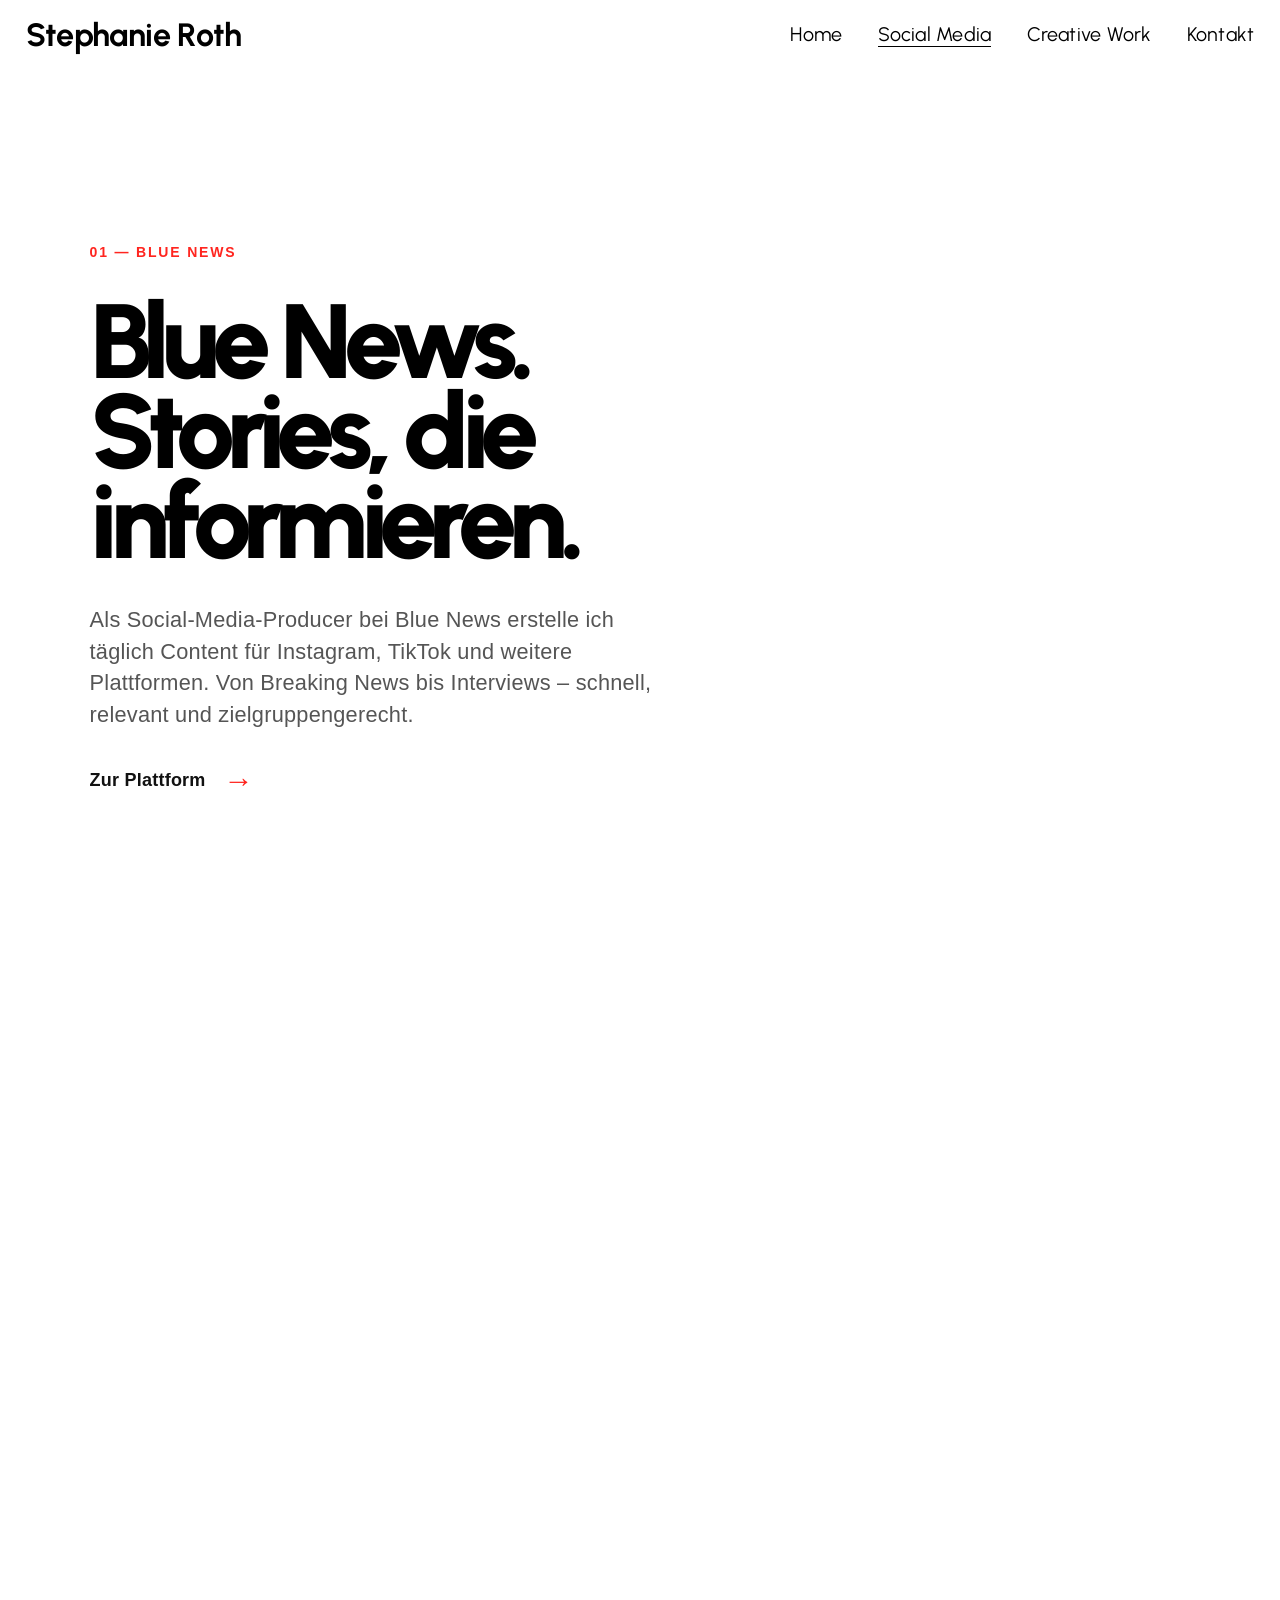
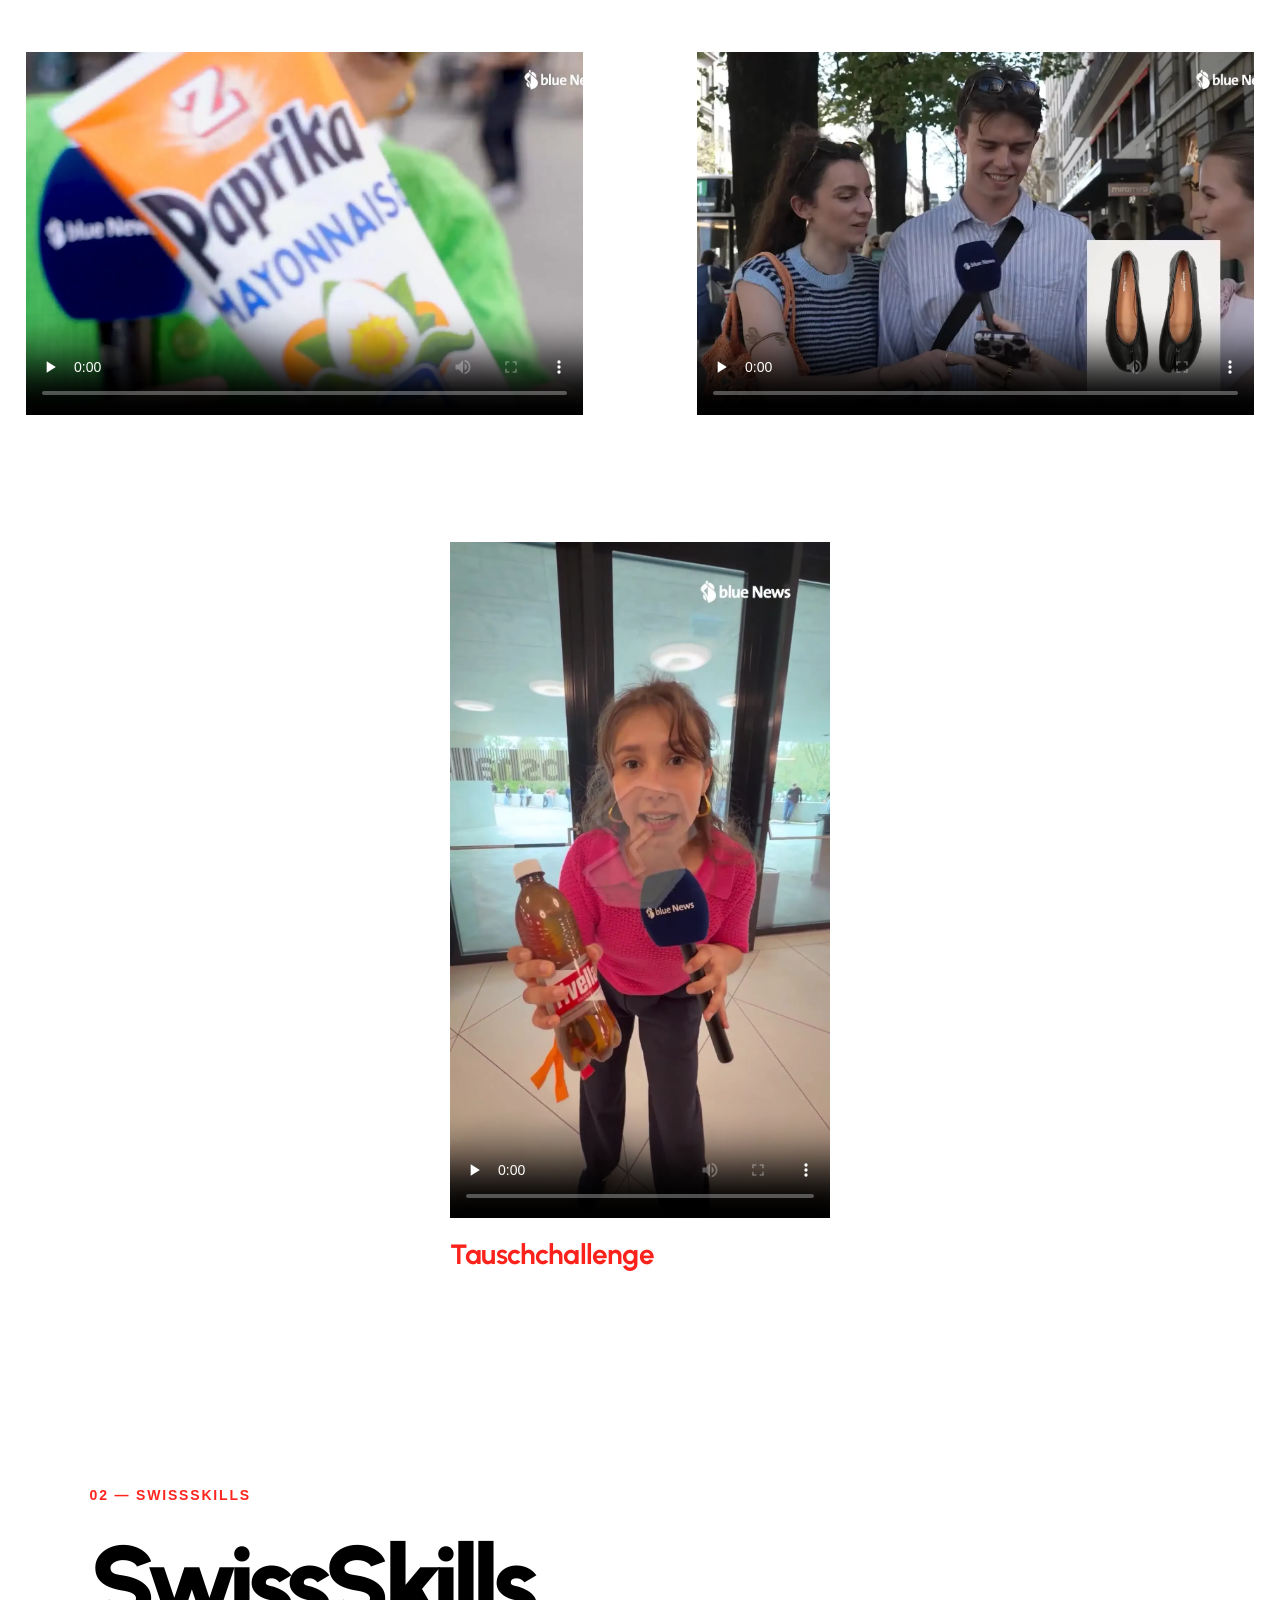
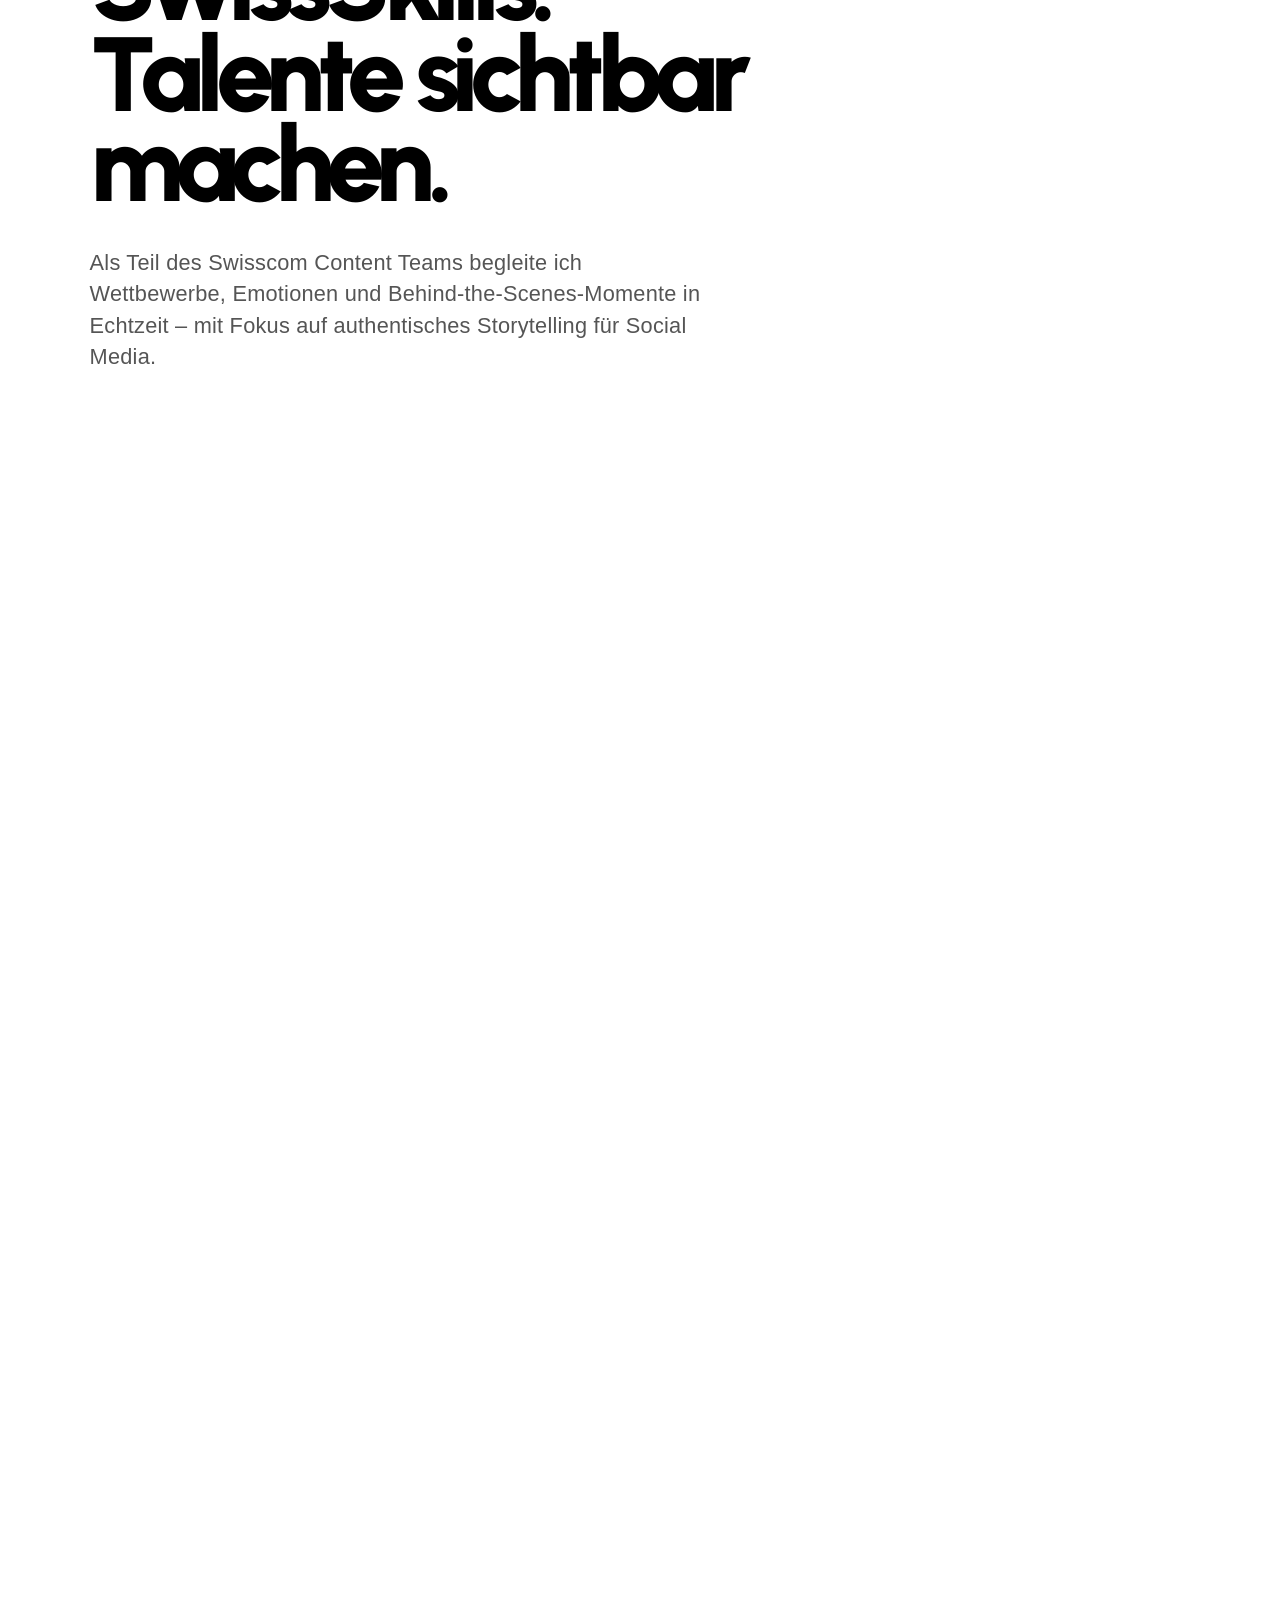
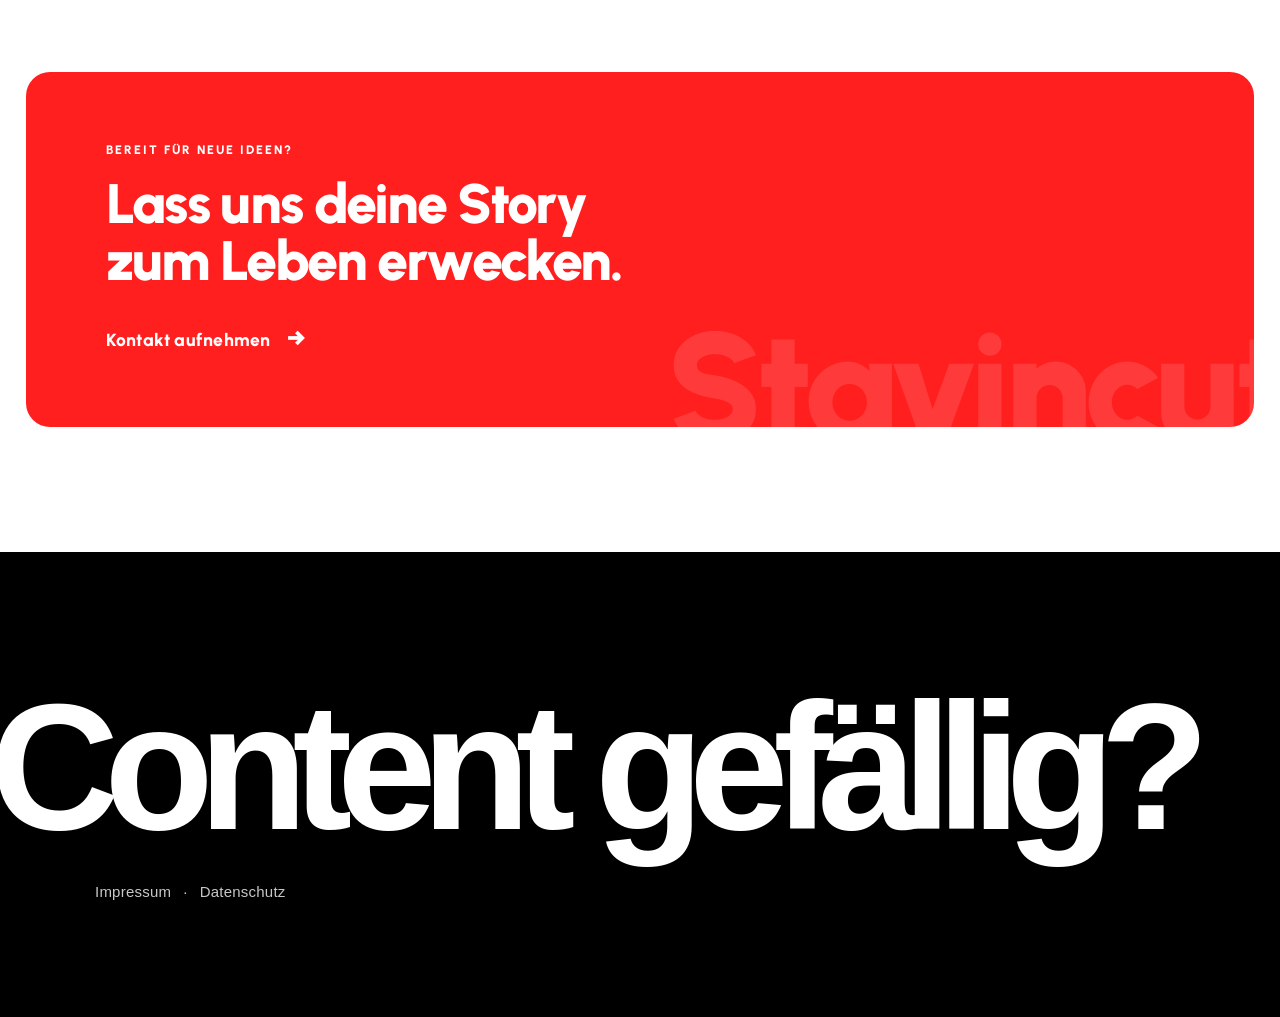
<file: social-media-projekte.html>
<!doctype html>
<html lang="de-CH">
<head>
  <meta charset="utf-8">
  <meta name="viewport" content="width=device-width, initial-scale=1">
  <title>Social Media Projekte — Stephanie Roth</title>
  <meta name="description" content="Social-Media-Projekte von Stephanie Roth für blue News und SwissSkills.">
  <meta property="og:title" content="Social Media Projekte — Stephanie Roth">
  <meta property="og:description" content="Social-Media-Projekte von Stephanie Roth für blue News und SwissSkills.">
  <meta property="og:image" content="assets/img/photoshoot-16-12-01-1000.webp">
  <meta name="theme-color" content="#fc221c">
  <link rel="icon" href="assets/img/favicon.svg" type="image/svg+xml">
  <link rel="preload" href="assets/fonts/Urbanist-var.woff" as="font" type="font/woff" crossorigin>
  <link rel="stylesheet" href="assets/css/site.css">
  <style>
.fe-6a16ea2a0e91fa08f57cb27d {
  --grid-gutter: calc(var(--sqs-mobile-site-gutter, 6vw) - 11.0px);
  --cell-max-width: calc( ( var(--sqs-site-max-width, 1500px) - (11.0px * (8 - 1)) ) / 8 );
  display: grid;
  position: relative;
  grid-area: 1/1/-1/-1;
  grid-template-rows: repeat(94,minmax(24px, auto));
  grid-template-columns:
    minmax(var(--grid-gutter), 1fr)
    repeat(8, minmax(0, var(--cell-max-width)))
    minmax(var(--grid-gutter), 1fr);
  row-gap: 11.0px;
  column-gap: 11.0px;
  overflow-x: hidden;
  overflow-x: clip;
}
@media (min-width: 768px) {
  .background-width--inset .fe-6a16ea2a0e91fa08f57cb27d {
    --inset-padding: calc(var(--sqs-site-gutter) * 2);
  }
  .fe-6a16ea2a0e91fa08f57cb27d {
    --grid-gutter: calc(var(--sqs-site-gutter, 4vw) - 11.0px);
    --cell-max-width: calc( ( var(--sqs-site-max-width, 1500px) - (11.0px * (24 - 1)) ) / 24 );
    --inset-padding: 0vw;
    --row-height-scaling-factor: 0.0215;
    --container-width: min(var(--sqs-site-max-width, 1500px), calc(100vw - var(--sqs-site-gutter, 4vw) * 2 - var(--inset-padding) ));
    grid-template-rows: repeat(90,minmax(calc(var(--container-width) * var(--row-height-scaling-factor)), auto));
    grid-template-columns:
      minmax(var(--grid-gutter), 1fr)
      repeat(24, minmax(0, var(--cell-max-width)))
      minmax(var(--grid-gutter), 1fr);
  }
}
  .fe-block-yui_3_17_2_1_1779886588462_2313 {
    grid-area: 1/2/7/10;
    z-index: 1;
    @media (max-width: 767px) {
    }
  }
  .fe-block-yui_3_17_2_1_1779886588462_2313 .sqs-block {
    justify-content: flex-start;
  }
  .fe-block-yui_3_17_2_1_1779886588462_2313 .sqs-block-alignment-wrapper {
    align-items: flex-start;
  }
  @media (min-width: 768px) {
    .fe-block-yui_3_17_2_1_1779886588462_2313 {
      grid-area: 1/2/19/26;
      z-index: 1;
    }
    .fe-block-yui_3_17_2_1_1779886588462_2313 .sqs-block {
      justify-content: flex-start;
    }
    .fe-block-yui_3_17_2_1_1779886588462_2313 .sqs-block-alignment-wrapper {
      align-items: flex-start;
    }
  }
  .fe-block-yui_3_17_2_1_1781788049362_11181 {
    grid-area: 7/2/15/10;
    z-index: 10;
    @media (max-width: 767px) {
    }
  }
  .fe-block-yui_3_17_2_1_1781788049362_11181 .sqs-block {
    justify-content: flex-start;
  }
  .fe-block-yui_3_17_2_1_1781788049362_11181 .sqs-block-alignment-wrapper {
    align-items: flex-start;
  }
  @media (min-width: 768px) {
    .fe-block-yui_3_17_2_1_1781788049362_11181 {
      grid-area: 19/2/55/10;
      z-index: 10;
    }
    .fe-block-yui_3_17_2_1_1781788049362_11181 .sqs-block {
      justify-content: flex-start;
    }
    .fe-block-yui_3_17_2_1_1781788049362_11181 .sqs-block-alignment-wrapper {
      align-items: flex-start;
    }
  }
  .fe-block-3d97ff6a6a57ab4f4c8e {
    grid-area: 15/2/23/10;
    z-index: 11;
    @media (max-width: 767px) {
    }
  }
  .fe-block-3d97ff6a6a57ab4f4c8e .sqs-block {
    justify-content: flex-start;
  }
  .fe-block-3d97ff6a6a57ab4f4c8e .sqs-block-alignment-wrapper {
    align-items: flex-start;
  }
  @media (min-width: 768px) {
    .fe-block-3d97ff6a6a57ab4f4c8e {
      grid-area: 19/10/43/18;
      z-index: 11;
    }
    .fe-block-3d97ff6a6a57ab4f4c8e .sqs-block {
      justify-content: flex-start;
    }
    .fe-block-3d97ff6a6a57ab4f4c8e .sqs-block-alignment-wrapper {
      align-items: flex-start;
    }
  }
  .fe-block-yui_3_17_2_1_1781789142947_4732 {
    grid-area: 23/2/31/10;
    z-index: 15;
    @media (max-width: 767px) {
    }
  }
  .fe-block-yui_3_17_2_1_1781789142947_4732 .sqs-block {
    justify-content: flex-start;
  }
  .fe-block-yui_3_17_2_1_1781789142947_4732 .sqs-block-alignment-wrapper {
    align-items: flex-start;
  }
  @media (min-width: 768px) {
    .fe-block-yui_3_17_2_1_1781789142947_4732 {
      grid-area: 37/11/54/19;
      z-index: 15;
    }
    .fe-block-yui_3_17_2_1_1781789142947_4732 .sqs-block {
      justify-content: flex-start;
    }
    .fe-block-yui_3_17_2_1_1781789142947_4732 .sqs-block-alignment-wrapper {
      align-items: flex-start;
    }
  }
  .fe-block-yui_3_17_2_1_1781789142947_5576 {
    grid-area: 31/2/39/10;
    z-index: 17;
    @media (max-width: 767px) {
    }
  }
  .fe-block-yui_3_17_2_1_1781789142947_5576 .sqs-block {
    justify-content: flex-start;
  }
  .fe-block-yui_3_17_2_1_1781789142947_5576 .sqs-block-alignment-wrapper {
    align-items: flex-start;
  }
  @media (min-width: 768px) {
    .fe-block-yui_3_17_2_1_1781789142947_5576 {
      grid-area: 56/10/80/18;
      z-index: 17;
    }
    .fe-block-yui_3_17_2_1_1781789142947_5576 .sqs-block {
      justify-content: flex-start;
    }
    .fe-block-yui_3_17_2_1_1781789142947_5576 .sqs-block-alignment-wrapper {
      align-items: flex-start;
    }
  }
  .fe-block-yui_3_17_2_1_1781785321136_5448 {
    grid-area: 39/2/47/10;
    z-index: 8;
    @media (max-width: 767px) {
    }
  }
  .fe-block-yui_3_17_2_1_1781785321136_5448 .sqs-block {
    justify-content: flex-start;
  }
  .fe-block-yui_3_17_2_1_1781785321136_5448 .sqs-block-alignment-wrapper {
    align-items: flex-start;
  }
  @media (min-width: 768px) {
    .fe-block-yui_3_17_2_1_1781785321136_5448 {
      grid-area: 81/2/91/13;
      z-index: 8;
    }
    .fe-block-yui_3_17_2_1_1781785321136_5448 .sqs-block {
      justify-content: flex-start;
    }
    .fe-block-yui_3_17_2_1_1781785321136_5448 .sqs-block-alignment-wrapper {
      align-items: flex-start;
    }
  }
  .fe-block-f0d827b2f6e344eb6d23 {
    grid-area: 47/2/55/10;
    z-index: 12;
    @media (max-width: 767px) {
    }
  }
  .fe-block-f0d827b2f6e344eb6d23 .sqs-block {
    justify-content: flex-start;
  }
  .fe-block-f0d827b2f6e344eb6d23 .sqs-block-alignment-wrapper {
    align-items: flex-start;
  }
  @media (min-width: 768px) {
    .fe-block-f0d827b2f6e344eb6d23 {
      grid-area: 37/2/86/10;
      z-index: 12;
    }
    .fe-block-f0d827b2f6e344eb6d23 .sqs-block {
      justify-content: flex-start;
    }
    .fe-block-f0d827b2f6e344eb6d23 .sqs-block-alignment-wrapper {
      align-items: flex-start;
    }
  }
  .fe-block-yui_3_17_2_1_1781789142947_5205 {
    grid-area: 55/2/63/10;
    z-index: 16;
    @media (max-width: 767px) {
    }
  }
  .fe-block-yui_3_17_2_1_1781789142947_5205 .sqs-block {
    justify-content: flex-start;
  }
  .fe-block-yui_3_17_2_1_1781789142947_5205 .sqs-block-alignment-wrapper {
    align-items: flex-start;
  }
  @media (min-width: 768px) {
    .fe-block-yui_3_17_2_1_1781789142947_5205 {
      grid-area: 56/2/80/10;
      z-index: 16;
    }
    .fe-block-yui_3_17_2_1_1781789142947_5205 .sqs-block {
      justify-content: flex-start;
    }
    .fe-block-yui_3_17_2_1_1781789142947_5205 .sqs-block-alignment-wrapper {
      align-items: flex-start;
    }
  }
  .fe-block-5451eb8d940e9650bb4c {
    grid-area: 63/2/71/10;
    z-index: 13;
    @media (max-width: 767px) {
    }
  }
  .fe-block-5451eb8d940e9650bb4c .sqs-block {
    justify-content: flex-start;
  }
  .fe-block-5451eb8d940e9650bb4c .sqs-block-alignment-wrapper {
    align-items: flex-start;
  }
  @media (min-width: 768px) {
    .fe-block-5451eb8d940e9650bb4c {
      grid-area: 19/18/46/26;
      z-index: 13;
    }
    .fe-block-5451eb8d940e9650bb4c .sqs-block {
      justify-content: flex-start;
    }
    .fe-block-5451eb8d940e9650bb4c .sqs-block-alignment-wrapper {
      align-items: flex-start;
    }
  }
  .fe-block-yui_3_17_2_1_1781789142947_4324 {
    grid-area: 71/2/79/10;
    z-index: 14;
    @media (max-width: 767px) {
    }
  }
  .fe-block-yui_3_17_2_1_1781789142947_4324 .sqs-block {
    justify-content: flex-start;
  }
  .fe-block-yui_3_17_2_1_1781789142947_4324 .sqs-block-alignment-wrapper {
    align-items: flex-start;
  }
  @media (min-width: 768px) {
    .fe-block-yui_3_17_2_1_1781789142947_4324 {
      grid-area: 37/19/54/27;
      z-index: 14;
    }
    .fe-block-yui_3_17_2_1_1781789142947_4324 .sqs-block {
      justify-content: flex-start;
    }
    .fe-block-yui_3_17_2_1_1781789142947_4324 .sqs-block-alignment-wrapper {
      align-items: flex-start;
    }
  }
  .fe-block-yui_3_17_2_1_1781789142947_6009 {
    grid-area: 79/2/87/10;
    z-index: 18;
    @media (max-width: 767px) {
    }
  }
  .fe-block-yui_3_17_2_1_1781789142947_6009 .sqs-block {
    justify-content: flex-start;
  }
  .fe-block-yui_3_17_2_1_1781789142947_6009 .sqs-block-alignment-wrapper {
    align-items: flex-start;
  }
  @media (min-width: 768px) {
    .fe-block-yui_3_17_2_1_1781789142947_6009 {
      grid-area: 56/18/80/26;
      z-index: 18;
    }
    .fe-block-yui_3_17_2_1_1781789142947_6009 .sqs-block {
      justify-content: flex-start;
    }
    .fe-block-yui_3_17_2_1_1781789142947_6009 .sqs-block-alignment-wrapper {
      align-items: flex-start;
    }
  }
  .fe-block-yui_3_17_2_1_1781785321136_5911 {
    grid-area: 87/2/95/10;
    z-index: 9;
    @media (max-width: 767px) {
    }
  }
  .fe-block-yui_3_17_2_1_1781785321136_5911 .sqs-block {
    justify-content: flex-start;
  }
  .fe-block-yui_3_17_2_1_1781785321136_5911 .sqs-block-alignment-wrapper {
    align-items: flex-start;
  }
  @media (min-width: 768px) {
    .fe-block-yui_3_17_2_1_1781785321136_5911 {
      grid-area: 81/15/91/26;
      z-index: 9;
    }
    .fe-block-yui_3_17_2_1_1781785321136_5911 .sqs-block {
      justify-content: flex-start;
    }
    .fe-block-yui_3_17_2_1_1781785321136_5911 .sqs-block-alignment-wrapper {
      align-items: flex-start;
    }
  }
.blue-clean-header {
    background: #ffffff;
    color: #111;
    padding: 90px 5vw 40px;
    font-family: "Inter", "Helvetica Neue", Arial, sans-serif;
  }
  .blue-clean-wrap {
    max-width: 1350px;
    margin: 0 auto;
  }
  .blue-clean-text {
    max-width: 720px;
  }
  .blue-label {
    color: #ff251f;
    font-size: 14px;
    font-weight: 900;
    text-transform: uppercase;
    letter-spacing: 0.13em;
    margin: 0 0 34px 0;
  }
  .blue-clean-text h1 {
    font-size: clamp(58px, 8vw, 120px);
    line-height: 0.88;
    letter-spacing: -0.075em;
    font-weight: 850;
    margin: 0 0 38px 0;
  }
  .blue-clean-text p:not(.blue-label) {
    max-width: 590px;
    color: #555;
    font-size: clamp(19px, 1.7vw, 25px);
    line-height: 1.45;
    margin: 0 0 36px 0;
    font-weight: 400;
  }
  .blue-clean-text a {
    display: inline-flex;
    align-items: center;
    gap: 18px;
    color: #111;
    text-decoration: none;
    font-size: 18px;
    font-weight: 850;
  }
  .blue-clean-text a span {
    color: #ff251f;
    font-size: 30px;
    line-height: 1;
  }
  @media (max-width: 700px) {
    .blue-clean-header {
      padding: 65px 24px 35px;
    }
    .blue-clean-text h1 {
      font-size: 58px;
    }
  }
.fe-6a16ee96a899e66c791b7d85 {
  --grid-gutter: calc(var(--sqs-mobile-site-gutter, 6vw) - 11.0px);
  --cell-max-width: calc( ( var(--sqs-site-max-width, 1500px) - (11.0px * (8 - 1)) ) / 8 );
  display: grid;
  position: relative;
  grid-area: 1/1/-1/-1;
  grid-template-rows: repeat(78,minmax(24px, auto));
  grid-template-columns:
    minmax(var(--grid-gutter), 1fr)
    repeat(8, minmax(0, var(--cell-max-width)))
    minmax(var(--grid-gutter), 1fr);
  row-gap: 11.0px;
  column-gap: 11.0px;
  overflow-x: hidden;
  overflow-x: clip;
}
@media (min-width: 768px) {
  .background-width--inset .fe-6a16ee96a899e66c791b7d85 {
    --inset-padding: calc(var(--sqs-site-gutter) * 2);
  }
  .fe-6a16ee96a899e66c791b7d85 {
    --grid-gutter: calc(var(--sqs-site-gutter, 4vw) - 11.0px);
    --cell-max-width: calc( ( var(--sqs-site-max-width, 1500px) - (11.0px * (24 - 1)) ) / 24 );
    --inset-padding: 0vw;
    --row-height-scaling-factor: 0.0215;
    --container-width: min(var(--sqs-site-max-width, 1500px), calc(100vw - var(--sqs-site-gutter, 4vw) * 2 - var(--inset-padding) ));
    grid-template-rows: repeat(84,minmax(calc(var(--container-width) * var(--row-height-scaling-factor)), auto));
    grid-template-columns:
      minmax(var(--grid-gutter), 1fr)
      repeat(24, minmax(0, var(--cell-max-width)))
      minmax(var(--grid-gutter), 1fr);
  }
}
  .fe-block-yui_3_17_2_1_1779886588462_3017 {
    grid-area: 1/2/7/10;
    z-index: 1;
    @media (max-width: 767px) {
    }
  }
  .fe-block-yui_3_17_2_1_1779886588462_3017 .sqs-block {
    justify-content: flex-start;
  }
  .fe-block-yui_3_17_2_1_1779886588462_3017 .sqs-block-alignment-wrapper {
    align-items: flex-start;
  }
  @media (min-width: 768px) {
    .fe-block-yui_3_17_2_1_1779886588462_3017 {
      grid-area: 1/2/21/26;
      z-index: 1;
    }
    .fe-block-yui_3_17_2_1_1779886588462_3017 .sqs-block {
      justify-content: flex-start;
    }
    .fe-block-yui_3_17_2_1_1779886588462_3017 .sqs-block-alignment-wrapper {
      align-items: flex-start;
    }
  }
  .fe-block-4420026a273a731b6eea {
    grid-area: 7/2/15/10;
    z-index: 11;
    @media (max-width: 767px) {
    }
  }
  .fe-block-4420026a273a731b6eea .sqs-block {
    justify-content: flex-start;
  }
  .fe-block-4420026a273a731b6eea .sqs-block-alignment-wrapper {
    align-items: flex-start;
  }
  @media (min-width: 768px) {
    .fe-block-4420026a273a731b6eea {
      grid-area: 20/1/47/9;
      z-index: 11;
    }
    .fe-block-4420026a273a731b6eea .sqs-block {
      justify-content: flex-start;
    }
    .fe-block-4420026a273a731b6eea .sqs-block-alignment-wrapper {
      align-items: flex-start;
    }
  }
  .fe-block-05367f8d393e78e0030b {
    grid-area: 15/2/23/10;
    z-index: 12;
    @media (max-width: 767px) {
    }
  }
  .fe-block-05367f8d393e78e0030b .sqs-block {
    justify-content: flex-start;
  }
  .fe-block-05367f8d393e78e0030b .sqs-block-alignment-wrapper {
    align-items: flex-start;
  }
  @media (min-width: 768px) {
    .fe-block-05367f8d393e78e0030b {
      grid-area: 40/2/57/10;
      z-index: 12;
    }
    .fe-block-05367f8d393e78e0030b .sqs-block {
      justify-content: flex-start;
    }
    .fe-block-05367f8d393e78e0030b .sqs-block-alignment-wrapper {
      align-items: flex-start;
    }
  }
  .fe-block-yui_3_17_2_1_1781788049362_8314 {
    grid-area: 23/2/31/10;
    z-index: 15;
    @media (max-width: 767px) {
    }
  }
  .fe-block-yui_3_17_2_1_1781788049362_8314 .sqs-block {
    justify-content: flex-start;
  }
  .fe-block-yui_3_17_2_1_1781788049362_8314 .sqs-block-alignment-wrapper {
    align-items: flex-start;
  }
  @media (min-width: 768px) {
    .fe-block-yui_3_17_2_1_1781788049362_8314 {
      grid-area: 39/18/66/26;
      z-index: 15;
    }
    .fe-block-yui_3_17_2_1_1781788049362_8314 .sqs-block {
      justify-content: flex-start;
    }
    .fe-block-yui_3_17_2_1_1781788049362_8314 .sqs-block-alignment-wrapper {
      align-items: flex-start;
    }
  }
  .fe-block-yui_3_17_2_1_1781789142947_11025 {
    grid-area: 31/2/39/10;
    z-index: 19;
    @media (max-width: 767px) {
    }
  }
  .fe-block-yui_3_17_2_1_1781789142947_11025 .sqs-block {
    justify-content: flex-start;
  }
  .fe-block-yui_3_17_2_1_1781789142947_11025 .sqs-block-alignment-wrapper {
    align-items: flex-start;
  }
  @media (min-width: 768px) {
    .fe-block-yui_3_17_2_1_1781789142947_11025 {
      grid-area: 58/18/82/26;
      z-index: 19;
    }
    .fe-block-yui_3_17_2_1_1781789142947_11025 .sqs-block {
      justify-content: flex-start;
    }
    .fe-block-yui_3_17_2_1_1781789142947_11025 .sqs-block-alignment-wrapper {
      align-items: flex-start;
    }
  }
  .fe-block-yui_3_17_2_1_1781788049362_7502 {
    grid-area: 39/2/47/10;
    z-index: 13;
    @media (max-width: 767px) {
    }
  }
  .fe-block-yui_3_17_2_1_1781788049362_7502 .sqs-block {
    justify-content: flex-start;
  }
  .fe-block-yui_3_17_2_1_1781788049362_7502 .sqs-block-alignment-wrapper {
    align-items: flex-start;
  }
  @media (min-width: 768px) {
    .fe-block-yui_3_17_2_1_1781788049362_7502 {
      grid-area: 20/10/44/18;
      z-index: 13;
    }
    .fe-block-yui_3_17_2_1_1781788049362_7502 .sqs-block {
      justify-content: flex-start;
    }
    .fe-block-yui_3_17_2_1_1781788049362_7502 .sqs-block-alignment-wrapper {
      align-items: flex-start;
    }
  }
  .fe-block-yui_3_17_2_1_1781788049362_8604 {
    grid-area: 47/2/55/10;
    z-index: 16;
    @media (max-width: 767px) {
    }
  }
  .fe-block-yui_3_17_2_1_1781788049362_8604 .sqs-block {
    justify-content: flex-start;
  }
  .fe-block-yui_3_17_2_1_1781788049362_8604 .sqs-block-alignment-wrapper {
    align-items: flex-start;
  }
  @media (min-width: 768px) {
    .fe-block-yui_3_17_2_1_1781788049362_8604 {
      grid-area: 58/10/82/18;
      z-index: 16;
    }
    .fe-block-yui_3_17_2_1_1781788049362_8604 .sqs-block {
      justify-content: flex-start;
    }
    .fe-block-yui_3_17_2_1_1781788049362_8604 .sqs-block-alignment-wrapper {
      align-items: flex-start;
    }
  }
  .fe-block-yui_3_17_2_1_1781788049362_7861 {
    grid-area: 55/2/63/10;
    z-index: 14;
    @media (max-width: 767px) {
    }
  }
  .fe-block-yui_3_17_2_1_1781788049362_7861 .sqs-block {
    justify-content: flex-start;
  }
  .fe-block-yui_3_17_2_1_1781788049362_7861 .sqs-block-alignment-wrapper {
    align-items: flex-start;
  }
  @media (min-width: 768px) {
    .fe-block-yui_3_17_2_1_1781788049362_7861 {
      grid-area: 20/19/47/27;
      z-index: 14;
    }
    .fe-block-yui_3_17_2_1_1781788049362_7861 .sqs-block {
      justify-content: flex-start;
    }
    .fe-block-yui_3_17_2_1_1781788049362_7861 .sqs-block-alignment-wrapper {
      align-items: flex-start;
    }
  }
  .fe-block-yui_3_17_2_1_1781788049362_9873 {
    grid-area: 63/2/71/10;
    z-index: 17;
    @media (max-width: 767px) {
    }
  }
  .fe-block-yui_3_17_2_1_1781788049362_9873 .sqs-block {
    justify-content: flex-start;
  }
  .fe-block-yui_3_17_2_1_1781788049362_9873 .sqs-block-alignment-wrapper {
    align-items: flex-start;
  }
  @media (min-width: 768px) {
    .fe-block-yui_3_17_2_1_1781788049362_9873 {
      grid-area: 58/1/85/9;
      z-index: 17;
    }
    .fe-block-yui_3_17_2_1_1781788049362_9873 .sqs-block {
      justify-content: flex-start;
    }
    .fe-block-yui_3_17_2_1_1781788049362_9873 .sqs-block-alignment-wrapper {
      align-items: flex-start;
    }
  }
  .fe-block-yui_3_17_2_1_1781788049362_10412 {
    grid-area: 71/2/79/10;
    z-index: 18;
    @media (max-width: 767px) {
    }
  }
  .fe-block-yui_3_17_2_1_1781788049362_10412 .sqs-block {
    justify-content: flex-start;
  }
  .fe-block-yui_3_17_2_1_1781788049362_10412 .sqs-block-alignment-wrapper {
    align-items: flex-start;
  }
  @media (min-width: 768px) {
    .fe-block-yui_3_17_2_1_1781788049362_10412 {
      grid-area: 39/10/66/18;
      z-index: 18;
    }
    .fe-block-yui_3_17_2_1_1781788049362_10412 .sqs-block {
      justify-content: flex-start;
    }
    .fe-block-yui_3_17_2_1_1781788049362_10412 .sqs-block-alignment-wrapper {
      align-items: flex-start;
    }
  }
.swissskills-clean-header {
    background: #ffffff;
    color: #111;
    padding: 90px 5vw 40px;
    font-family: "Inter", "Helvetica Neue", Arial, sans-serif;
  }
  .swissskills-clean-wrap {
    max-width: 1350px;
    margin: 0 auto;
  }
  .swissskills-clean-text {
    max-width: 760px;
  }
  .swissskills-label {
    color: #ff251f;
    font-size: 14px;
    font-weight: 900;
    text-transform: uppercase;
    letter-spacing: 0.13em;
    margin: 0 0 34px 0;
  }
  .swissskills-clean-text h1 {
    font-size: clamp(58px, 8vw, 118px);
    line-height: 0.88;
    letter-spacing: -0.075em;
    font-weight: 850;
    margin: 0 0 38px 0;
  }
  .swissskills-clean-text p:not(.swissskills-label) {
    max-width: 620px;
    color: #555;
    font-size: clamp(19px, 1.7vw, 25px);
    line-height: 1.45;
    margin: 0 0 36px 0;
    font-weight: 400;
  }
  .swissskills-clean-text a {
    display: inline-flex;
    align-items: center;
    gap: 18px;
    color: #111;
    text-decoration: none;
    font-size: 18px;
    font-weight: 850;
  }
  .swissskills-clean-text a span {
    color: #ff251f;
    font-size: 30px;
    line-height: 1;
  }
  @media (max-width: 700px) {
    .swissskills-clean-header {
      padding: 65px 24px 35px;
    }
    .swissskills-clean-text h1 {
      font-size: 56px;
    }
  }
.fe-6a16eee9b582e7380d11dbdf {
  --grid-gutter: calc(var(--sqs-mobile-site-gutter, 6vw) - 11.0px);
  --cell-max-width: calc( ( var(--sqs-site-max-width, 1500px) - (11.0px * (8 - 1)) ) / 8 );
  display: grid;
  position: relative;
  grid-area: 1/1/-1/-1;
  grid-template-rows: repeat(6,minmax(24px, auto));
  grid-template-columns:
    minmax(var(--grid-gutter), 1fr)
    repeat(8, minmax(0, var(--cell-max-width)))
    minmax(var(--grid-gutter), 1fr);
  row-gap: 11.0px;
  column-gap: 11.0px;
  overflow-x: hidden;
  overflow-x: clip;
}
@media (min-width: 768px) {
  .background-width--inset .fe-6a16eee9b582e7380d11dbdf {
    --inset-padding: calc(var(--sqs-site-gutter) * 2);
  }
  .fe-6a16eee9b582e7380d11dbdf {
    --grid-gutter: calc(var(--sqs-site-gutter, 4vw) - 11.0px);
    --cell-max-width: calc( ( var(--sqs-site-max-width, 1500px) - (11.0px * (24 - 1)) ) / 24 );
    --inset-padding: 0vw;
    --row-height-scaling-factor: 0.0215;
    --container-width: min(var(--sqs-site-max-width, 1500px), calc(100vw - var(--sqs-site-gutter, 4vw) * 2 - var(--inset-padding) ));
    grid-template-rows: repeat(10,minmax(calc(var(--container-width) * var(--row-height-scaling-factor)), auto));
    grid-template-columns:
      minmax(var(--grid-gutter), 1fr)
      repeat(24, minmax(0, var(--cell-max-width)))
      minmax(var(--grid-gutter), 1fr);
  }
}
  .fe-block-yui_3_17_2_1_1779886588462_3564 {
    grid-area: 1/2/7/10;
    z-index: 2;
    @media (max-width: 767px) {
    }
  }
  .fe-block-yui_3_17_2_1_1779886588462_3564 .sqs-block {
    justify-content: flex-start;
  }
  .fe-block-yui_3_17_2_1_1779886588462_3564 .sqs-block-alignment-wrapper {
    align-items: flex-start;
  }
  @media (min-width: 768px) {
    .fe-block-yui_3_17_2_1_1779886588462_3564 {
      grid-area: 1/2/11/26;
      z-index: 2;
    }
    .fe-block-yui_3_17_2_1_1779886588462_3564 .sqs-block {
      justify-content: flex-start;
    }
    .fe-block-yui_3_17_2_1_1779886588462_3564 .sqs-block-alignment-wrapper {
      align-items: flex-start;
    }
  }
.impact-cta {
  position: relative;
  overflow: hidden;
  background: #ff1f1f;
  border-radius: 24px;
  padding: 70px 80px;
  margin: 90px 0 40px;
}
.impact-content {
  position: relative;
  z-index: 2;
}
.impact-kicker {
  color: white;
  font-size: 12px;
  font-weight: 800;
  letter-spacing: 2px;
  text-transform: uppercase;
  margin-bottom: 18px;
}
.impact-content h2 {
  color: white;
  font-size: 54px;
  line-height: 1.05;
  font-weight: 900;
  margin: 0 0 34px;
}
.impact-link {
  color: white !important;
  text-decoration: none;
  font-size: 17px;
  font-weight: 800;
  display: inline-flex;
  align-items: center;
  gap: 16px;
}
.impact-link span {
  font-size: 26px;
}
.impact-bg-text {
  position: absolute;
  right: -30px;
  bottom: -35px;
  font-size: 150px;
  line-height: 1;
  font-weight: 900;
  color: rgba(255,255,255,0.12);
  letter-spacing: -6px;
  z-index: 1;
}
@media (max-width: 900px) {
  .impact-cta {
    padding: 50px 30px;
  }
  .impact-content h2 {
    font-size: 36px;
  }
  .impact-bg-text {
    font-size: 90px;
    right: -20px;
  }
}
.fe-6a043b07aa67e12ab06f8c7d {
  --grid-gutter: calc(var(--sqs-mobile-site-gutter, 6vw) - 11.0px);
  --cell-max-width: calc( ( var(--sqs-site-max-width, 1500px) - (11.0px * (8 - 1)) ) / 8 );
  display: grid;
  position: relative;
  grid-area: 1/1/-1/-1;
  grid-template-rows: repeat(6,minmax(24px, auto));
  grid-template-columns:
    minmax(var(--grid-gutter), 1fr)
    repeat(8, minmax(0, var(--cell-max-width)))
    minmax(var(--grid-gutter), 1fr);
  row-gap: 11.0px;
  column-gap: 11.0px;
  overflow-x: hidden;
  overflow-x: clip;
}
@media (min-width: 768px) {
  .background-width--inset .fe-6a043b07aa67e12ab06f8c7d {
    --inset-padding: calc(var(--sqs-site-gutter) * 2);
  }
  .fe-6a043b07aa67e12ab06f8c7d {
    --grid-gutter: calc(var(--sqs-site-gutter, 4vw) - 11.0px);
    --cell-max-width: calc( ( var(--sqs-site-max-width, 1500px) - (11.0px * (24 - 1)) ) / 24 );
    --inset-padding: 0vw;
    --row-height-scaling-factor: 0.0215;
    --container-width: min(var(--sqs-site-max-width, 1500px), calc(100vw - var(--sqs-site-gutter, 4vw) * 2 - var(--inset-padding) ));
    grid-template-rows: repeat(10,minmax(calc(var(--container-width) * var(--row-height-scaling-factor)), auto));
    grid-template-columns:
      minmax(var(--grid-gutter), 1fr)
      repeat(24, minmax(0, var(--cell-max-width)))
      minmax(var(--grid-gutter), 1fr);
  }
}
  .fe-block-yui_3_17_2_1_1781870590245_3902 {
    grid-area: 1/2/7/10;
    z-index: 1;
    @media (max-width: 767px) {
    }
  }
  .fe-block-yui_3_17_2_1_1781870590245_3902 .sqs-block {
    justify-content: flex-start;
  }
  .fe-block-yui_3_17_2_1_1781870590245_3902 .sqs-block-alignment-wrapper {
    align-items: flex-start;
  }
  @media (min-width: 768px) {
    .fe-block-yui_3_17_2_1_1781870590245_3902 {
      grid-area: 1/1/11/27;
      z-index: 1;
    }
    .fe-block-yui_3_17_2_1_1781870590245_3902 .sqs-block {
      justify-content: flex-start;
    }
    .fe-block-yui_3_17_2_1_1781870590245_3902 .sqs-block-alignment-wrapper {
      align-items: flex-start;
    }
  }
.footer-cta {
    background: #000;
    color: #fff;
    padding: 70px 0 46px;
    font-family: "Inter", "Helvetica Neue", Arial, sans-serif;
    overflow: hidden;
  }
  .footer-cta-link {
    color: #fff;
    text-decoration: none;
    display: flex;
    align-items: center;
    gap: 34px;
    width: max-content;
    max-width: none;
    margin-left: -10px;
    padding-bottom: 34px;
    transition: 0.25s ease;
  }
  .footer-cta-link span {
    font-size: clamp(78px, 14vw, 245px);
    line-height: 0.78;
    letter-spacing: -0.085em;
    font-weight: 900;
    white-space: nowrap;
    transition: 0.25s ease;
  }
  .footer-cta-link strong {
    color: #ff251f;
    font-size: clamp(70px, 10vw, 170px);
    line-height: 1;
    font-weight: 300;
    opacity: 0;
    transform: translateX(-30px);
    transition: 0.25s ease;
  }
  .footer-cta-link:hover span {
    color: #ff251f;
    transform: translateX(18px);
  }
  .footer-cta-link:hover strong {
    opacity: 1;
    transform: translateX(0);
  }
  .footer-bottom {
    max-width: 1250px;
    margin: 0 auto;
    padding: 0 5vw;
    position: relative;
    z-index: 3;
  }
  .footer-legal {
    display: inline-flex;
    gap: 12px;
    align-items: center;
    padding: 10px 16px;
    background: rgba(0, 0, 0, 0.72);
    border-radius: 999px;
    color: rgba(255, 255, 255, 0.78);
    font-size: 15px;
    backdrop-filter: blur(10px);
  }
  .footer-legal a {
    color: rgba(255, 255, 255, 0.78);
    text-decoration: none;
    transition: 0.2s ease;
  }
  .footer-legal a:hover {
    color: #ff251f;
  }
  @media (max-width: 700px) {
    .footer-cta {
      padding: 55px 0 34px;
    }
    .footer-cta-link {
      margin-left: 0;
      padding: 0 24px 26px;
      width: auto;
    }
    .footer-cta-link span {
      font-size: 72px;
      white-space: normal;
      line-height: 0.86;
    }
    .footer-cta-link strong {
      opacity: 1;
      transform: none;
      font-size: 62px;
    }
    .footer-bottom {
      padding: 0 24px;
    }
    .footer-legal {
      font-size: 14px;
    }
  }
  </style>
</head>
<body>
<a class="skip-link" href="#page">Zum Inhalt springen</a>
<header class="site-header header--white">
  <div class="header-inner">
    <a class="header-title" href="index.html">Stephanie Roth</a>
    <nav class="header-nav" aria-label="Hauptnavigation">
        <a href="index.html">Home</a>
        <a href="social-media.html" aria-current="page">Social Media</a>
        <a href="creative-work.html">Creative Work</a>
        <a href="contact.html">Kontakt</a>
    </nav>
    <button class="header-burger" type="button" aria-label="Menü öffnen" aria-expanded="false" aria-controls="mobile-menu"><span></span><span></span></button>
  </div>
</header>
<div class="mobile-menu" id="mobile-menu">
  <nav aria-label="Mobile Navigation">
      <a href="index.html">Home</a>
      <a href="social-media.html" aria-current="page">Social Media</a>
      <a href="creative-work.html">Creative Work</a>
      <a href="contact.html">Kontakt</a>
  </nav>
</div>
<main id="page">
<section class="page-section section-height--medium vertical-alignment--middle"><div class="section-border"><div class="section-background"></div></div><div class="content-wrapper"><div class="content"><div><div class="fluid-engine fe-6a16ea2a0e91fa08f57cb27d"><div class="fe-block fe-block-yui_3_17_2_1_1779886588462_2313"><div class="sqs-block website-component-block sqs-block-website-component sqs-block-code code-block" id="block-yui_3_17_2_1_1779886588462_2313"><div class="sqs-block-content">
<div class="sqs-code-container">
<section class="blue-clean-header">
<div class="blue-clean-wrap">
<div class="blue-clean-text">
<p class="blue-label">01 — Blue News</p>
<h1>
        Blue News.<br/>
        Stories, die<br/>
        informieren.
      </h1>
<p>
        Als Social-Media-Producer bei Blue News erstelle ich täglich Content
        für Instagram, TikTok und weitere Plattformen. Von Breaking News bis
        Interviews – schnell, relevant und zielgruppengerecht.
      </p>
<a href="https://www.instagram.com/bluenews.ch/" target="_blank" rel="noopener">
        Zur Plattform <span>→</span>
</a>
</div>
</div>
</section>

</div>

</div></div></div><div class="fe-block fe-block-yui_3_17_2_1_1781788049362_11181"><div class="sqs-block website-component-block sqs-block-website-component sqs-block-embed embed-block sqs-block-embed" id="block-yui_3_17_2_1_1781788049362_11181"><div class="sqs-block-content"><div class="sr-embed sr-embed--tiktok"><iframe allow="autoplay; fullscreen; encrypted-media; picture-in-picture" allowfullscreen="" height="700" loading="lazy" scrolling="no" src="https://www.tiktok.com/embed/v2/7646430064350907670" title="TikTok-Video" width="340"></iframe></div></div></div></div><div class="fe-block fe-block-3d97ff6a6a57ab4f4c8e"><div class="sqs-block website-component-block sqs-block-website-component sqs-block-embed embed-block sqs-block-embed" id="block-3d97ff6a6a57ab4f4c8e"><div class="sqs-block-content"><div class="sr-embed sr-embed--tiktok"><iframe allow="autoplay; fullscreen; encrypted-media; picture-in-picture" allowfullscreen="" height="700" loading="lazy" scrolling="no" src="https://www.tiktok.com/embed/v2/7629666635774807318" title="TikTok-Video" width="340"></iframe></div></div></div></div><div class="fe-block fe-block-yui_3_17_2_1_1781789142947_4732"><div class="sqs-block website-component-block sqs-block-website-component sqs-block-embed embed-block sqs-block-embed" id="block-yui_3_17_2_1_1781789142947_4732"><div class="sqs-block-content"><div class="sr-embed sr-embed--instagram"><iframe allow="autoplay; fullscreen; encrypted-media; picture-in-picture" allowfullscreen="" height="711" loading="lazy" scrolling="no" src="https://www.instagram.com/reel/DX_9KwTlF-l/embed/" style="width:100%;max-width:400px" title="Instagram-Reel" width="400"></iframe></div></div></div></div><div class="fe-block fe-block-yui_3_17_2_1_1781789142947_5576"><div class="sqs-block website-component-block sqs-block-website-component sqs-block-embed embed-block sqs-block-embed" id="block-yui_3_17_2_1_1781789142947_5576"><div class="sqs-block-content"><div class="sr-embed sr-embed--tiktok"><iframe allow="autoplay; fullscreen; encrypted-media; picture-in-picture" allowfullscreen="" height="700" loading="lazy" scrolling="no" src="https://www.tiktok.com/embed/v2/7621860293647420694" title="TikTok-Video" width="340"></iframe></div></div></div></div><div class="fe-block fe-block-yui_3_17_2_1_1781785321136_5448"><div class="sqs-block website-component-block sqs-block-website-component sqs-block-video video-block sqs-block-video" id="block-yui_3_17_2_1_1781785321136_5448"><div class="sqs-block-content"><div class="sr-video" style="--ratio:1.7778"><video controls="" playsinline="" poster="assets/img/video-bluenews-1-thumb.webp" preload="none"><source src="assets/video/bluenews-1.mp4" type="video/mp4"/></video><div class="sr-video-missing">Dieses Video wird gerade neu hochgeladen und ist bald wieder verfügbar.</div></div></div></div></div><div class="fe-block fe-block-f0d827b2f6e344eb6d23"><div class="sqs-block website-component-block sqs-block-website-component sqs-block-embed embed-block sqs-block-embed" id="block-f0d827b2f6e344eb6d23"><div class="sqs-block-content"><div class="sr-embed sr-embed--tiktok"><iframe allow="autoplay; fullscreen; encrypted-media; picture-in-picture" allowfullscreen="" height="700" loading="lazy" scrolling="no" src="https://www.tiktok.com/embed/v2/7602118811889749270" title="TikTok-Video" width="340"></iframe></div></div></div></div><div class="fe-block fe-block-yui_3_17_2_1_1781789142947_5205"><div class="sqs-block website-component-block sqs-block-website-component sqs-block-embed embed-block sqs-block-embed" id="block-yui_3_17_2_1_1781789142947_5205"><div class="sqs-block-content"><div class="sr-embed sr-embed--tiktok"><iframe allow="autoplay; fullscreen; encrypted-media; picture-in-picture" allowfullscreen="" height="700" loading="lazy" scrolling="no" src="https://www.tiktok.com/embed/v2/7623432811201973507" title="TikTok-Video" width="340"></iframe></div></div></div></div><div class="fe-block fe-block-5451eb8d940e9650bb4c"><div class="sqs-block website-component-block sqs-block-website-component sqs-block-embed embed-block sqs-block-embed" id="block-5451eb8d940e9650bb4c"><div class="sqs-block-content"><div class="sr-embed sr-embed--tiktok"><iframe allow="autoplay; fullscreen; encrypted-media; picture-in-picture" allowfullscreen="" height="700" loading="lazy" scrolling="no" src="https://www.tiktok.com/embed/v2/7626313377173769494" title="TikTok-Video" width="340"></iframe></div></div></div></div><div class="fe-block fe-block-yui_3_17_2_1_1781789142947_4324"><div class="sqs-block website-component-block sqs-block-website-component sqs-block-embed embed-block sqs-block-embed" id="block-yui_3_17_2_1_1781789142947_4324"><div class="sqs-block-content"><div class="sr-embed sr-embed--instagram"><iframe allow="autoplay; fullscreen; encrypted-media; picture-in-picture" allowfullscreen="" height="711" loading="lazy" scrolling="no" src="https://www.instagram.com/reel/DZm88UMid1S/embed/" style="width:100%;max-width:400px" title="Instagram-Reel" width="400"></iframe></div></div></div></div><div class="fe-block fe-block-yui_3_17_2_1_1781789142947_6009"><div class="sqs-block website-component-block sqs-block-website-component sqs-block-embed embed-block sqs-block-embed" id="block-yui_3_17_2_1_1781789142947_6009"><div class="sqs-block-content"><div class="sr-embed sr-embed--tiktok"><iframe allow="autoplay; fullscreen; encrypted-media; picture-in-picture" allowfullscreen="" height="700" loading="lazy" scrolling="no" src="https://www.tiktok.com/embed/v2/7619277037945277699" title="TikTok-Video" width="340"></iframe></div></div></div></div><div class="fe-block fe-block-yui_3_17_2_1_1781785321136_5911"><div class="sqs-block website-component-block sqs-block-website-component sqs-block-video video-block sqs-block-video" id="block-yui_3_17_2_1_1781785321136_5911"><div class="sqs-block-content"><div class="sr-video" style="--ratio:1.7778"><video controls="" playsinline="" poster="assets/img/video-bluenews-2-thumb.webp" preload="none"><source src="assets/video/bluenews-2.mp4" type="video/mp4"/></video><div class="sr-video-missing">Dieses Video wird gerade neu hochgeladen und ist bald wieder verfügbar.</div></div></div></div></div></div></div></div></div></section>
<section class="page-section white sr-extra-section"><div class="section-border"><div class="section-background"></div></div><div class="content-wrapper"><div class="sr-extra"><div class="sr-extra-grid is-single"><figure><div class="sr-video is-portrait"><video controls preload="none" playsinline poster="assets/img/video-tauschchallenge-poster.webp" aria-label="Tauschchallenge für Blue News"><source src="assets/video/tauschchallenge.mp4" type="video/mp4"></video><div class="sr-video-missing">Dieses Video wird gerade neu hochgeladen und ist bald wieder verfügbar.</div></div><figcaption><h3><span>Tauschchallenge</span></h3></figcaption></figure></div></div></div></section>

<section class="page-section section-height--medium vertical-alignment--middle"><div class="section-border"><div class="section-background"></div></div><div class="content-wrapper"><div class="content"><div><div class="fluid-engine fe-6a16ee96a899e66c791b7d85"><div class="fe-block fe-block-yui_3_17_2_1_1779886588462_3017"><div class="sqs-block website-component-block sqs-block-website-component sqs-block-code code-block" id="block-yui_3_17_2_1_1779886588462_3017"><div class="sqs-block-content">
<div class="sqs-code-container">
<section class="swissskills-clean-header">
<div class="swissskills-clean-wrap">
<div class="swissskills-clean-text">
<p class="swissskills-label">02 — SwissSkills</p>
<h1>
        SwissSkills.<br/>
        Talente sichtbar<br/>
        machen.
      </h1>
<p>
        Als Teil des Swisscom Content Teams begleite ich Wettbewerbe,
        Emotionen und Behind-the-Scenes-Momente in Echtzeit – mit Fokus
        auf authentisches Storytelling für Social Media.
      </p>

</div>
</div>
</section>

</div>

</div></div></div><div class="fe-block fe-block-4420026a273a731b6eea"><div class="sqs-block website-component-block sqs-block-website-component sqs-block-embed embed-block sqs-block-embed" id="block-4420026a273a731b6eea"><div class="sqs-block-content"><div class="sr-embed sr-embed--tiktok"><iframe allow="autoplay; fullscreen; encrypted-media; picture-in-picture" allowfullscreen="" height="700" loading="lazy" scrolling="no" src="https://www.tiktok.com/embed/v2/7552810223132609814" title="TikTok-Video" width="340"></iframe></div></div></div></div><div class="fe-block fe-block-05367f8d393e78e0030b"><div class="sqs-block website-component-block sqs-block-website-component sqs-block-embed embed-block sqs-block-embed" id="block-05367f8d393e78e0030b"><div class="sqs-block-content"><div class="sr-embed sr-embed--instagram"><iframe allow="autoplay; fullscreen; encrypted-media; picture-in-picture" allowfullscreen="" height="711" loading="lazy" scrolling="no" src="https://www.instagram.com/reel/DOywDjBlYLz/embed/" style="width:100%;max-width:400px" title="Instagram-Reel" width="400"></iframe></div></div></div></div><div class="fe-block fe-block-yui_3_17_2_1_1781788049362_8314"><div class="sqs-block website-component-block sqs-block-website-component sqs-block-embed embed-block sqs-block-embed" id="block-yui_3_17_2_1_1781788049362_8314"><div class="sqs-block-content"><div class="sr-embed sr-embed--tiktok"><iframe allow="autoplay; fullscreen; encrypted-media; picture-in-picture" allowfullscreen="" height="700" loading="lazy" scrolling="no" src="https://www.tiktok.com/embed/v2/7551725374846061846" title="TikTok-Video" width="340"></iframe></div></div></div></div><div class="fe-block fe-block-yui_3_17_2_1_1781789142947_11025"><div class="sqs-block website-component-block sqs-block-website-component sqs-block-embed embed-block sqs-block-embed" id="block-yui_3_17_2_1_1781789142947_11025"><div class="sqs-block-content"><div class="sr-embed sr-embed--tiktok"><iframe allow="autoplay; fullscreen; encrypted-media; picture-in-picture" allowfullscreen="" height="700" loading="lazy" scrolling="no" src="https://www.tiktok.com/embed/v2/7552459944029621526" title="TikTok-Video" width="340"></iframe></div></div></div></div><div class="fe-block fe-block-yui_3_17_2_1_1781788049362_7502"><div class="sqs-block website-component-block sqs-block-website-component sqs-block-embed embed-block sqs-block-embed" id="block-yui_3_17_2_1_1781788049362_7502"><div class="sqs-block-content"><div class="sr-embed sr-embed--tiktok"><iframe allow="autoplay; fullscreen; encrypted-media; picture-in-picture" allowfullscreen="" height="700" loading="lazy" scrolling="no" src="https://www.tiktok.com/embed/v2/7551773444770204950" title="TikTok-Video" width="340"></iframe></div></div></div></div><div class="fe-block fe-block-yui_3_17_2_1_1781788049362_8604"><div class="sqs-block website-component-block sqs-block-website-component sqs-block-embed embed-block sqs-block-embed" id="block-yui_3_17_2_1_1781788049362_8604"><div class="sqs-block-content"><div class="sr-embed sr-embed--tiktok"><iframe allow="autoplay; fullscreen; encrypted-media; picture-in-picture" allowfullscreen="" height="700" loading="lazy" scrolling="no" src="https://www.tiktok.com/embed/v2/7551717160536542486" title="TikTok-Video" width="340"></iframe></div></div></div></div><div class="fe-block fe-block-yui_3_17_2_1_1781788049362_7861"><div class="sqs-block website-component-block sqs-block-website-component sqs-block-embed embed-block sqs-block-embed" id="block-yui_3_17_2_1_1781788049362_7861"><div class="sqs-block-content"><div class="sr-embed sr-embed--tiktok"><iframe allow="autoplay; fullscreen; encrypted-media; picture-in-picture" allowfullscreen="" height="700" loading="lazy" scrolling="no" src="https://www.tiktok.com/embed/v2/7551489917130394902" title="TikTok-Video" width="340"></iframe></div></div></div></div><div class="fe-block fe-block-yui_3_17_2_1_1781788049362_9873"><div class="sqs-block website-component-block sqs-block-website-component sqs-block-embed embed-block sqs-block-embed" id="block-yui_3_17_2_1_1781788049362_9873"><div class="sqs-block-content"><div class="sr-embed sr-embed--tiktok"><iframe allow="autoplay; fullscreen; encrypted-media; picture-in-picture" allowfullscreen="" height="700" loading="lazy" scrolling="no" src="https://www.tiktok.com/embed/v2/7551370587050970390" title="TikTok-Video" width="340"></iframe></div></div></div></div><div class="fe-block fe-block-yui_3_17_2_1_1781788049362_10412"><div class="sqs-block website-component-block sqs-block-website-component sqs-block-embed embed-block sqs-block-embed" id="block-yui_3_17_2_1_1781788049362_10412"><div class="sqs-block-content"><div class="sr-embed sr-embed--tiktok"><iframe allow="autoplay; fullscreen; encrypted-media; picture-in-picture" allowfullscreen="" height="700" loading="lazy" scrolling="no" src="https://www.tiktok.com/embed/v2/7551317245734161666" title="TikTok-Video" width="340"></iframe></div></div></div></div></div></div></div></div></section>
<section class="page-section section-height--medium vertical-alignment--middle"><div class="section-border"><div class="section-background"></div></div><div class="content-wrapper"><div class="content"><div><div class="fluid-engine fe-6a16eee9b582e7380d11dbdf"><div class="fe-block fe-block-yui_3_17_2_1_1779886588462_3564"><div class="sqs-block website-component-block sqs-block-website-component sqs-block-code code-block" id="block-yui_3_17_2_1_1779886588462_3564"><div class="sqs-block-content">
<div class="sqs-code-container">
<section class="impact-cta">
<div class="impact-bg-text">Stayincut</div>
<div class="impact-content">
<p class="impact-kicker">BEREIT FÜR NEUE IDEEN?</p>
<h2>
      Lass uns deine Story<br/>
      zum Leben erwecken.
    </h2>
<a class="impact-link" href="contact.html">
      Kontakt aufnehmen <span>→</span>
</a>
</div>
</section>

</div>

</div></div></div></div></div></div></div></section>
<section class="page-section black vertical-alignment--bottom section-height--custom is-footer" style="--custom-h:30"><div class="section-border"><div class="section-background"></div></div><div class="content-wrapper"><div class="content"><div><div class="fluid-engine fe-6a043b07aa67e12ab06f8c7d"><div class="fe-block fe-block-yui_3_17_2_1_1781870590245_3902"><div class="sqs-block website-component-block sqs-block-website-component sqs-block-code code-block" id="block-yui_3_17_2_1_1781870590245_3902"><div class="sqs-block-content">
<div class="sqs-code-container">
<section class="footer-cta">
<a class="footer-cta-link" href="contact.html">
<span>Content gefällig?</span>
<strong>→</strong>
</a>
<div class="footer-bottom">
<div class="footer-legal">
<a href="impressum.html">Impressum</a>
<span>·</span>
<a href="datenschutz.html">Datenschutz</a>
</div>
</div>
</section>

</div>

</div></div></div></div></div></div></div></section>
</main>
<script src="assets/js/site.js" defer></script>
</body>
</html>
</file>
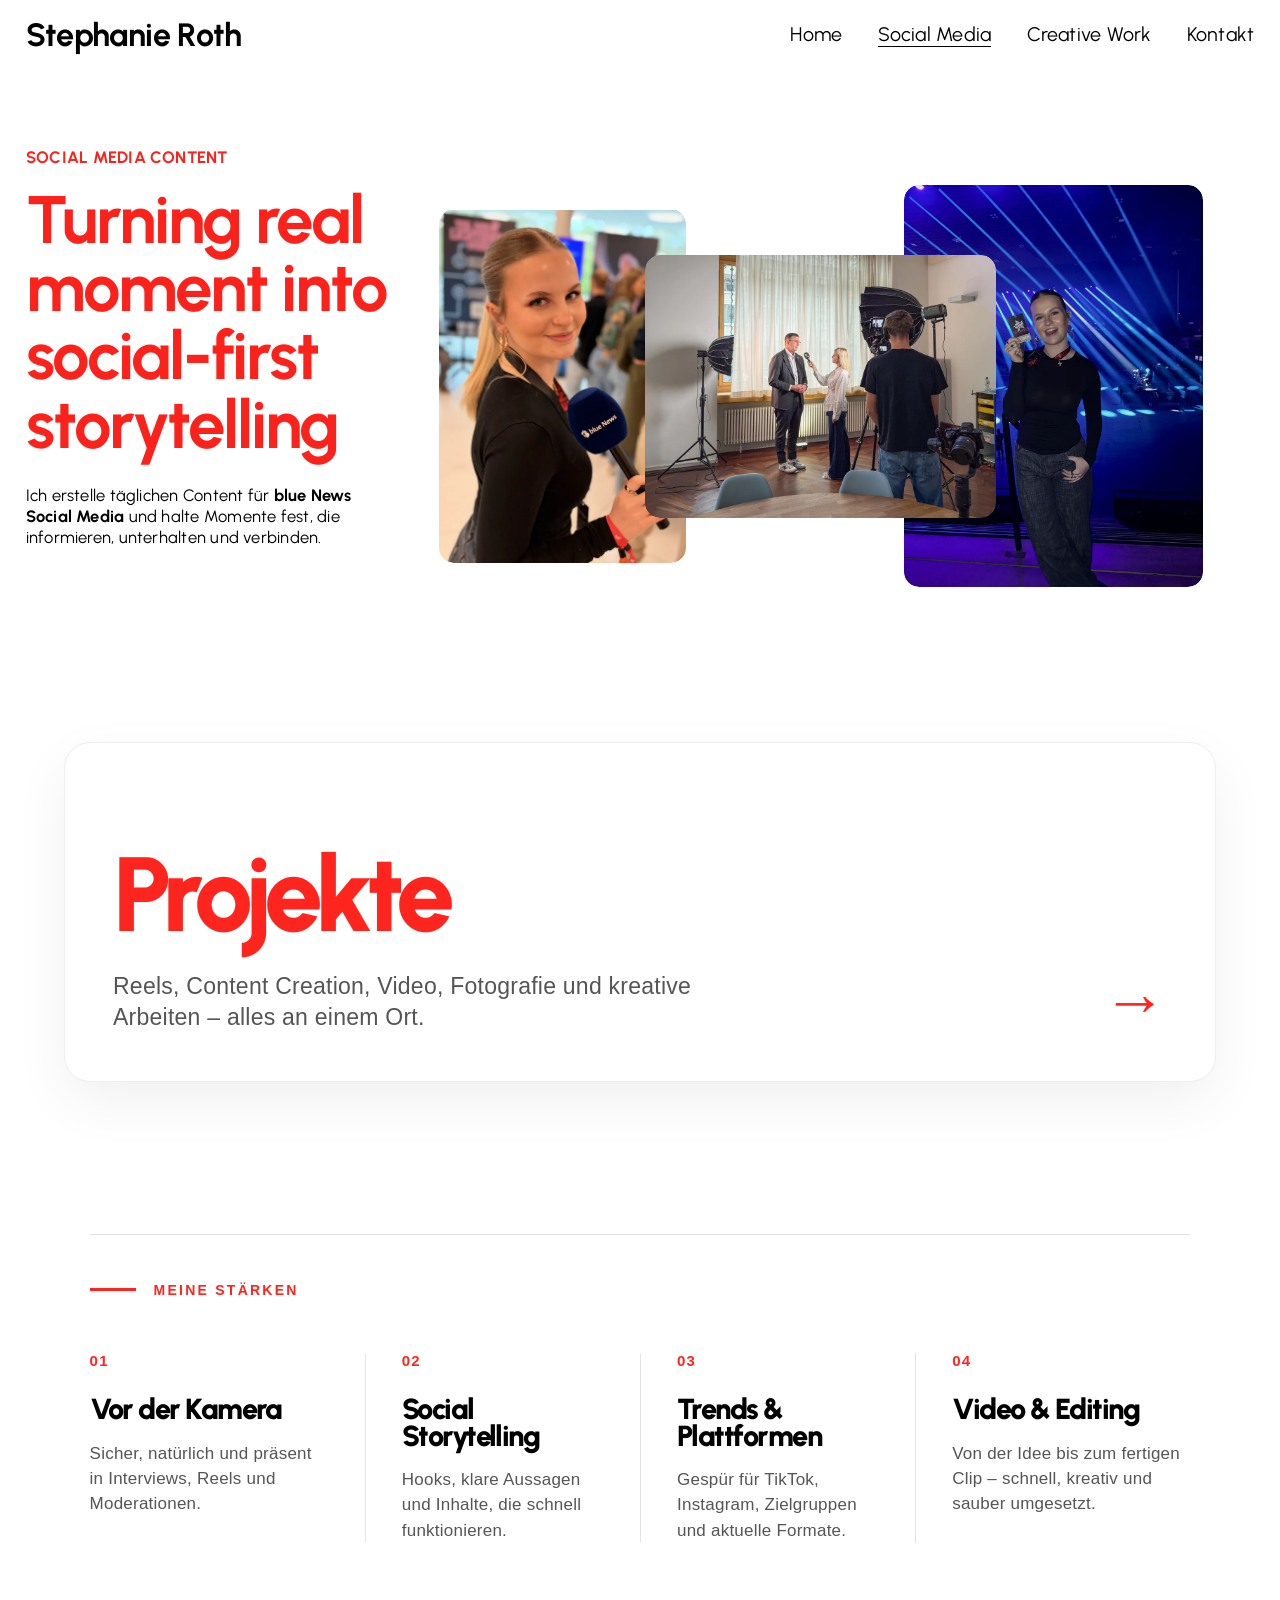
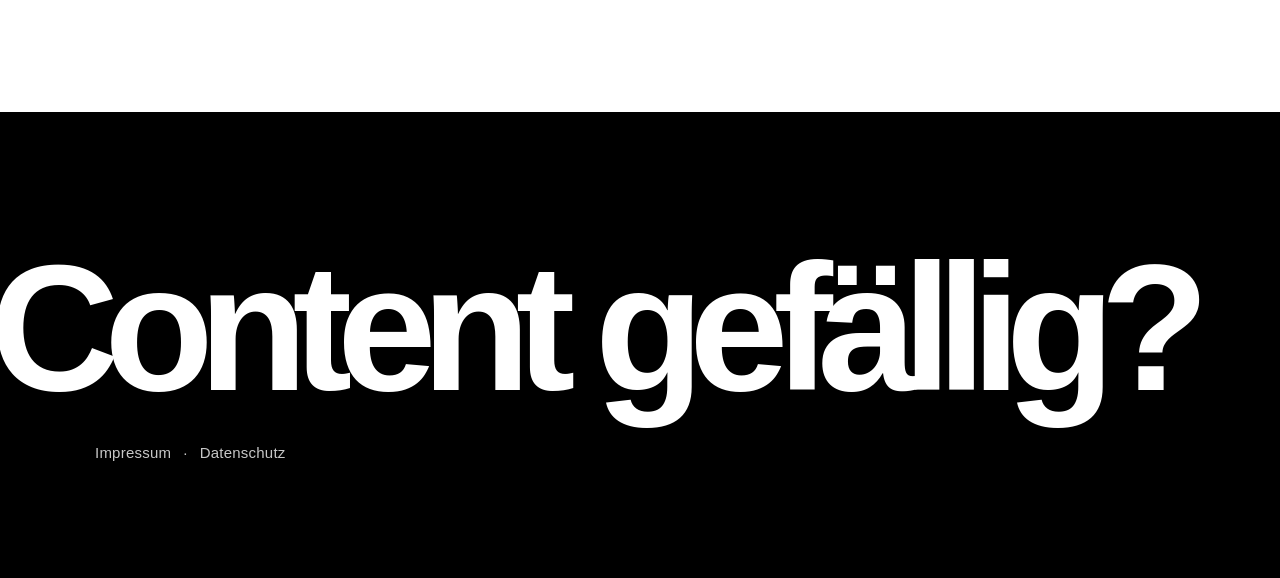
<file: social-media.html>
<!doctype html>
<html lang="de-CH">
<head>
  <meta charset="utf-8">
  <meta name="viewport" content="width=device-width, initial-scale=1">
  <title>Social Media — Stephanie Roth</title>
  <meta name="description" content="Social Media Content von Stephanie Roth: Turning real moments into social-first storytelling.">
  <meta property="og:title" content="Social Media — Stephanie Roth">
  <meta property="og:description" content="Social Media Content von Stephanie Roth: Turning real moments into social-first storytelling.">
  <meta property="og:image" content="assets/img/photoshoot-16-12-01-1000.webp">
  <meta name="theme-color" content="#fc221c">
  <link rel="icon" href="assets/img/favicon.svg" type="image/svg+xml">
  <link rel="preload" href="assets/fonts/Urbanist-var.woff" as="font" type="font/woff" crossorigin>
  <link rel="stylesheet" href="assets/css/site.css">
  <style>
.fe-6a0ef0f51f98f1397f13d517 {
  --grid-gutter: calc(var(--sqs-mobile-site-gutter, 6vw) - 11.0px);
  --cell-max-width: calc( ( var(--sqs-site-max-width, 1500px) - (11.0px * (8 - 1)) ) / 8 );
  display: grid;
  position: relative;
  grid-area: 1/1/-1/-1;
  grid-template-rows: repeat(38,minmax(24px, auto));
  grid-template-columns:
    minmax(var(--grid-gutter), 1fr)
    repeat(8, minmax(0, var(--cell-max-width)))
    minmax(var(--grid-gutter), 1fr);
  row-gap: 11.0px;
  column-gap: 11.0px;
  overflow-x: hidden;
  overflow-x: clip;
}
@media (min-width: 768px) {
  .background-width--inset .fe-6a0ef0f51f98f1397f13d517 {
    --inset-padding: calc(var(--sqs-site-gutter) * 2);
  }
  .fe-6a0ef0f51f98f1397f13d517 {
    --grid-gutter: calc(var(--sqs-site-gutter, 4vw) - 11.0px);
    --cell-max-width: calc( ( var(--sqs-site-max-width, 1500px) - (11.0px * (24 - 1)) ) / 24 );
    --inset-padding: 0vw;
    --row-height-scaling-factor: 0.0215;
    --container-width: min(var(--sqs-site-max-width, 1500px), calc(100vw - var(--sqs-site-gutter, 4vw) * 2 - var(--inset-padding) ));
    grid-template-rows: repeat(40,minmax(calc(var(--container-width) * var(--row-height-scaling-factor)), auto));
    grid-template-columns:
      minmax(var(--grid-gutter), 1fr)
      repeat(24, minmax(0, var(--cell-max-width)))
      minmax(var(--grid-gutter), 1fr);
  }
}
  .fe-block-yui_3_17_2_1_1779364075458_7021 {
    grid-area: 1/2/3/10;
    z-index: 15;
    @media (max-width: 767px) {
    }
  }
  .fe-block-yui_3_17_2_1_1779364075458_7021 .sqs-block {
    justify-content: flex-start;
  }
  .fe-block-yui_3_17_2_1_1779364075458_7021 .sqs-block-alignment-wrapper {
    align-items: flex-start;
  }
  @media (min-width: 768px) {
    .fe-block-yui_3_17_2_1_1779364075458_7021 {
      grid-area: 2/2/4/6;
      z-index: 6;
    }
    .fe-block-yui_3_17_2_1_1779364075458_7021 .sqs-block {
      justify-content: flex-start;
    }
    .fe-block-yui_3_17_2_1_1779364075458_7021 .sqs-block-alignment-wrapper {
      align-items: flex-start;
    }
  }
  .fe-block-97ae153910a116ca1fbc {
    grid-area: 3/2/7/10;
    z-index: 10;
    @media (max-width: 767px) {
    }
  }
  .fe-block-97ae153910a116ca1fbc .sqs-block {
    justify-content: flex-start;
  }
  .fe-block-97ae153910a116ca1fbc .sqs-block-alignment-wrapper {
    align-items: flex-start;
  }
  @media (min-width: 768px) {
    .fe-block-97ae153910a116ca1fbc {
      grid-area: 3/2/11/11;
      z-index: 1;
    }
    .fe-block-97ae153910a116ca1fbc .sqs-block {
      justify-content: flex-start;
    }
    .fe-block-97ae153910a116ca1fbc .sqs-block-alignment-wrapper {
      align-items: flex-start;
    }
  }
  .fe-block-yui_3_17_2_1_1779364075458_7841 {
    grid-area: 7/2/9/10;
    z-index: 16;
    @media (max-width: 767px) {
    }
  }
  .fe-block-yui_3_17_2_1_1779364075458_7841 .sqs-block {
    justify-content: flex-start;
  }
  .fe-block-yui_3_17_2_1_1779364075458_7841 .sqs-block-alignment-wrapper {
    align-items: flex-start;
  }
  @media (min-width: 768px) {
    .fe-block-yui_3_17_2_1_1779364075458_7841 {
      grid-area: 11/2/13/9;
      z-index: 7;
    }
    .fe-block-yui_3_17_2_1_1779364075458_7841 .sqs-block {
      justify-content: flex-start;
    }
    .fe-block-yui_3_17_2_1_1779364075458_7841 .sqs-block-alignment-wrapper {
      align-items: flex-start;
    }
  }
  .fe-block-yui_3_17_2_1_1779364075458_2189 {
    grid-area: 9/2/15/10;
    z-index: 10;
    @media (max-width: 767px) {
    }
  }
  .fe-block-yui_3_17_2_1_1779364075458_2189 .sqs-block {
    justify-content: center;
  }
  .fe-block-yui_3_17_2_1_1779364075458_2189 .sqs-block-alignment-wrapper {
    align-items: center;
  }
  @media (min-width: 768px) {
    .fe-block-yui_3_17_2_1_1779364075458_2189 {
      grid-area: 1/19/16/25;
      z-index: 2;
    }
    .fe-block-yui_3_17_2_1_1779364075458_2189 .sqs-block {
      justify-content: center;
    }
    .fe-block-yui_3_17_2_1_1779364075458_2189 .sqs-block-alignment-wrapper {
      align-items: center;
    }
  }
  .fe-block-yui_3_17_2_1_1779364075458_3013 {
    grid-area: 15/2/21/10;
    z-index: 12;
    @media (max-width: 767px) {
    }
  }
  .fe-block-yui_3_17_2_1_1779364075458_3013 .sqs-block {
    justify-content: center;
  }
  .fe-block-yui_3_17_2_1_1779364075458_3013 .sqs-block-alignment-wrapper {
    align-items: center;
  }
  @media (min-width: 768px) {
    .fe-block-yui_3_17_2_1_1779364075458_3013 {
      grid-area: 2/14/15/21;
      z-index: 4;
    }
    .fe-block-yui_3_17_2_1_1779364075458_3013 .sqs-block {
      justify-content: center;
    }
    .fe-block-yui_3_17_2_1_1779364075458_3013 .sqs-block-alignment-wrapper {
      align-items: center;
    }
  }
  .fe-block-yui_3_17_2_1_1779364075458_2468 {
    grid-area: 21/2/27/10;
    z-index: 11;
    @media (max-width: 767px) {
    }
  }
  .fe-block-yui_3_17_2_1_1779364075458_2468 .sqs-block {
    justify-content: center;
  }
  .fe-block-yui_3_17_2_1_1779364075458_2468 .sqs-block-alignment-wrapper {
    align-items: center;
  }
  @media (min-width: 768px) {
    .fe-block-yui_3_17_2_1_1779364075458_2468 {
      grid-area: 3/10/14/15;
      z-index: 3;
    }
    .fe-block-yui_3_17_2_1_1779364075458_2468 .sqs-block {
      justify-content: center;
    }
    .fe-block-yui_3_17_2_1_1779364075458_2468 .sqs-block-alignment-wrapper {
      align-items: center;
    }
  }
  .fe-block-yui_3_17_2_1_1779879681023_3130 {
    grid-area: 27/2/33/10;
    z-index: 23;
    @media (max-width: 767px) {
    }
  }
  .fe-block-yui_3_17_2_1_1779879681023_3130 .sqs-block {
    justify-content: flex-start;
  }
  .fe-block-yui_3_17_2_1_1779879681023_3130 .sqs-block-alignment-wrapper {
    align-items: flex-start;
  }
  @media (min-width: 768px) {
    .fe-block-yui_3_17_2_1_1779879681023_3130 {
      grid-area: 16/1/30/27;
      z-index: 17;
    }
    .fe-block-yui_3_17_2_1_1779879681023_3130 .sqs-block {
      justify-content: flex-start;
    }
    .fe-block-yui_3_17_2_1_1779879681023_3130 .sqs-block-alignment-wrapper {
      align-items: flex-start;
    }
  }
  .fe-block-yui_3_17_2_1_1779879681023_9364 {
    grid-area: 33/2/39/10;
    z-index: 24;
    @media (max-width: 767px) {
    }
  }
  .fe-block-yui_3_17_2_1_1779879681023_9364 .sqs-block {
    justify-content: flex-start;
  }
  .fe-block-yui_3_17_2_1_1779879681023_9364 .sqs-block-alignment-wrapper {
    align-items: flex-start;
  }
  @media (min-width: 768px) {
    .fe-block-yui_3_17_2_1_1779879681023_9364 {
      grid-area: 29/2/40/26;
      z-index: 18;
    }
    .fe-block-yui_3_17_2_1_1779879681023_9364 .sqs-block {
      justify-content: flex-start;
    }
    .fe-block-yui_3_17_2_1_1779879681023_9364 .sqs-block-alignment-wrapper {
      align-items: flex-start;
    }
  }
#block-yui_3_17_2_1_1779364075458_7021 {
    --stroke-style: none;--stroke-thickness: 2px;
      --tweak-text-block-stroke-color: hsla(var(--black-hsl), 1)
;
  }
  #block-yui_3_17_2_1_1779364075458_7021 .sqs-html-content {
    --tweak-text-block-padding: 6% 6% 6% 6%;
  --tweak-text-block-padding: initial;
}
  .fe-block-yui_3_17_2_1_1779364075458_7021 {
      mix-blend-mode: var(--tweak-text-block-blend
  );
      border-radius: var(--tweak-text-block-radius);
  }
.fe-block-yui_3_17_2_1_1779364075458_7021 {
      --tweak-text-block-radius: 0px 0px 0px 0px;
    }
  .fe-block-yui_3_17_2_1_1779364075458_7021 {
      --tweak-text-block-blend
  : normal;
    }
  .fe-block-yui_3_17_2_1_1779364075458_7021 {
    --blur-value: blur(15px);}
@media screen and (max-width: 767px) {
#block-yui_3_17_2_1_1779364075458_7021 {
            }
        }
    @media screen and (max-width: 767px) {
          #block-yui_3_17_2_1_1779364075458_7021 .sqs-html-content {
            }
        }
  @media screen and (max-width: 767px) {
        }
.fe-block-yui_3_17_2_1_1779364075458_7021 {
      --opacity: 100%;
      --translate-x: 0px;
      --translate-y: 0px;
      --rotation: 0deg;
      --scale-x: 100%;
      --scale-y: 100%;
      --skew-x: 0deg;
      --skew-y: 0deg;
      --origin-x: 50%;
      --origin-y: 50%;
      --block-transform: none;
      opacity: var(--opacity, 1);
      transform: var(--block-transform);
      transform-origin: var(--origin-x) var(--origin-y);
    }
#block-97ae153910a116ca1fbc {
    --stroke-style: none;--stroke-thickness: 6px;
  }
  #block-97ae153910a116ca1fbc .sqs-html-content {
    --tweak-text-block-padding: 6% 6% 6% 6%;
  --tweak-text-block-padding: initial;
}
  .fe-block-97ae153910a116ca1fbc {
      mix-blend-mode: var(--tweak-text-block-blend
  );
      border-radius: var(--tweak-text-block-radius);
  }
.fe-block-97ae153910a116ca1fbc {
      --tweak-text-block-radius: 0px 0px 0px 0px;
    }
  .fe-block-97ae153910a116ca1fbc {
      --tweak-text-block-blend
  : normal;
    }
  .fe-block-97ae153910a116ca1fbc {
    --blur-value: blur(15px);}
@media screen and (max-width: 767px) {
#block-97ae153910a116ca1fbc {
            }
        }
    @media screen and (max-width: 767px) {
          #block-97ae153910a116ca1fbc .sqs-html-content {
            }
        }
  @media screen and (max-width: 767px) {
        }
#block-yui_3_17_2_1_1779364075458_7841 {
    --stroke-style: none;--stroke-thickness: 2px;
      --tweak-text-block-stroke-color: hsla(var(--black-hsl), 1)
;
  }
  #block-yui_3_17_2_1_1779364075458_7841 .sqs-html-content {
    --tweak-text-block-padding: 6% 6% 6% 6%;
  --tweak-text-block-padding: initial;
}
  .fe-block-yui_3_17_2_1_1779364075458_7841 {
      mix-blend-mode: var(--tweak-text-block-blend
  );
      border-radius: var(--tweak-text-block-radius);
  }
.fe-block-yui_3_17_2_1_1779364075458_7841 {
      --tweak-text-block-radius: 0px 0px 0px 0px;
    }
  .fe-block-yui_3_17_2_1_1779364075458_7841 {
      --tweak-text-block-blend
  : normal;
    }
  .fe-block-yui_3_17_2_1_1779364075458_7841 {
    --blur-value: blur(15px);}
@media screen and (max-width: 767px) {
#block-yui_3_17_2_1_1779364075458_7841 {
            }
        }
    @media screen and (max-width: 767px) {
          #block-yui_3_17_2_1_1779364075458_7841 .sqs-html-content {
            }
        }
  @media screen and (max-width: 767px) {
        }
.fe-block-yui_3_17_2_1_1779364075458_7841 {
      --opacity: 100%;
      --translate-x: 0px;
      --translate-y: 0px;
      --rotation: 0deg;
      --scale-x: 100%;
      --scale-y: 100%;
      --skew-x: 0deg;
      --skew-y: 0deg;
      --origin-x: 50%;
      --origin-y: 50%;
      --block-transform: none;
      opacity: var(--opacity, 1);
      transform: var(--block-transform);
      transform-origin: var(--origin-x) var(--origin-y);
    }
#block-yui_3_17_2_1_1779364075458_2189 {
        --image-component-focal-point: 50% 50%;
  --image-component-object-fit: contain;
  --image-component-overlay-opacity: 0;
  --image-component-overlay-blend-mode: normal;
  --image-component-native-aspect-ratio: 1298/1746;
      }
      #block-yui_3_17_2_1_1779364075458_2189 .fluid-image-container.visitor-mode {
  overflow: hidden;-webkit-mask-image: -webkit-radial-gradient(white, black);clip-path: none;-webkit-clip-path: none;border-top-left-radius: 15px;border-top-right-radius: 15px;border-bottom-left-radius: 15px;border-bottom-right-radius: 15px;
      }
      #block-yui_3_17_2_1_1779364075458_2189 .js-content-mode-element-wrapper {
        position: relative;
        width: 100%;
        height: 100%;
        display: none;
      }
      #block-yui_3_17_2_1_1779364075458_2189 .js-content-mode-element-system_desktop {
        display: block;
      }
.fe-block-yui_3_17_2_1_1779364075458_2189 {
      --opacity: 100%;
      --translate-x: 0px;
      --translate-y: 0px;
      --rotation: 0deg;
      --scale-x: 100%;
      --scale-y: 100%;
      --skew-x: 0deg;
      --skew-y: 0deg;
      --origin-x: 50%;
      --origin-y: 50%;
      --block-transform: none;
      opacity: var(--opacity, 1);
      transform: var(--block-transform);
      transform-origin: var(--origin-x) var(--origin-y);
    }
.fe-block-yui_3_17_2_1_1779364075458_2189:not([data-m-id]) {
    --m-offset-x: 0px;
    --m-offset-y: 0px;
    --m-offset-z: 0px;
    --m-scale-x: 1;
    --m-scale-y: 1;
    --m-scale-z: 1;
    --m-rotation-x: 0deg;
    --m-rotation-y: 0deg;
    --m-rotation-z: 0deg;
    --m-skew-x: 0deg;
    --m-skew-y: 0deg;
    --m-skew-z: 0deg;
    --m-opacity:  1;
    opacity: calc(var(--m-opacity));
    transform: translate3d(
      calc(var(--m-offset-x)),
      calc(var(--m-offset-y)),
      0
    )
    rotateZ(calc(var(--m-rotation-z)))
    scaleX(calc(var(--m-scale-x)))
    scaleY(calc(var(--m-scale-y)))
    skewX(calc(var(--m-skew-x)))
    skewY(calc(var(--m-skew-y)));
  }
#block-yui_3_17_2_1_1779364075458_3013 {
        --image-component-focal-point: 50% 50%;
  --image-component-object-fit: contain;
  --image-component-overlay-opacity: 0;
  --image-component-overlay-blend-mode: normal;
  --image-component-native-aspect-ratio: 4284/3213;
      }
      #block-yui_3_17_2_1_1779364075458_3013 .fluid-image-container.visitor-mode {
  overflow: hidden;-webkit-mask-image: -webkit-radial-gradient(white, black);clip-path: none;-webkit-clip-path: none;border-top-left-radius: 15px;border-top-right-radius: 15px;border-bottom-left-radius: 15px;border-bottom-right-radius: 15px;
      }
      #block-yui_3_17_2_1_1779364075458_3013 .js-content-mode-element-wrapper {
        position: relative;
        width: 100%;
        height: 100%;
        display: none;
      }
      #block-yui_3_17_2_1_1779364075458_3013 .js-content-mode-element-system_desktop {
        display: block;
      }
.fe-block-yui_3_17_2_1_1779364075458_3013 {
      --opacity: 100%;
      --translate-x: 0px;
      --translate-y: 0px;
      --rotation: 0deg;
      --scale-x: 100%;
      --scale-y: 100%;
      --skew-x: 0deg;
      --skew-y: 0deg;
      --origin-x: 50%;
      --origin-y: 50%;
      --block-transform: none;
      opacity: var(--opacity, 1);
      transform: var(--block-transform);
      transform-origin: var(--origin-x) var(--origin-y);
    }
.fe-block-yui_3_17_2_1_1779364075458_3013:not([data-m-id]) {
    --m-offset-x: 0px;
    --m-offset-y: 0px;
    --m-offset-z: 0px;
    --m-scale-x: 1;
    --m-scale-y: 1;
    --m-scale-z: 1;
    --m-rotation-x: 0deg;
    --m-rotation-y: 0deg;
    --m-rotation-z: 0deg;
    --m-skew-x: 0deg;
    --m-skew-y: 0deg;
    --m-skew-z: 0deg;
    --m-opacity:  1;
    opacity: calc(var(--m-opacity));
    transform: translate3d(
      calc(var(--m-offset-x)),
      calc(var(--m-offset-y)),
      0
    )
    rotateZ(calc(var(--m-rotation-z)))
    scaleX(calc(var(--m-scale-x)))
    scaleY(calc(var(--m-scale-y)))
    skewX(calc(var(--m-skew-x)))
    skewY(calc(var(--m-skew-y)));
  }
#block-yui_3_17_2_1_1779364075458_2468 {
        --image-component-focal-point: 50% 50%;
  --image-component-object-fit: contain;
  --image-component-overlay-opacity: 0;
  --image-component-overlay-blend-mode: normal;
  --image-component-native-aspect-ratio: 1234/1764;
      }
      #block-yui_3_17_2_1_1779364075458_2468 .fluid-image-container.visitor-mode {
  overflow: hidden;-webkit-mask-image: -webkit-radial-gradient(white, black);clip-path: none;-webkit-clip-path: none;border-top-left-radius: 15px;border-top-right-radius: 15px;border-bottom-left-radius: 15px;border-bottom-right-radius: 15px;
      }
      #block-yui_3_17_2_1_1779364075458_2468 .js-content-mode-element-wrapper {
        position: relative;
        width: 100%;
        height: 100%;
        display: none;
      }
      #block-yui_3_17_2_1_1779364075458_2468 .js-content-mode-element-system_desktop {
        display: block;
      }
.fe-block-yui_3_17_2_1_1779364075458_2468 {
      --opacity: 100%;
      --translate-x: 0px;
      --translate-y: 0px;
      --rotation: 0deg;
      --scale-x: 100%;
      --scale-y: 100%;
      --skew-x: 0deg;
      --skew-y: 0deg;
      --origin-x: 50%;
      --origin-y: 50%;
      --block-transform: none;
      opacity: var(--opacity, 1);
      transform: var(--block-transform);
      transform-origin: var(--origin-x) var(--origin-y);
    }
.fe-block-yui_3_17_2_1_1779364075458_2468:not([data-m-id]) {
    --m-offset-x: 0px;
    --m-offset-y: 0px;
    --m-offset-z: 0px;
    --m-scale-x: 1;
    --m-scale-y: 1;
    --m-scale-z: 1;
    --m-rotation-x: 0deg;
    --m-rotation-y: 0deg;
    --m-rotation-z: 0deg;
    --m-skew-x: 0deg;
    --m-skew-y: 0deg;
    --m-skew-z: 0deg;
    --m-opacity:  1;
    opacity: calc(var(--m-opacity));
    transform: translate3d(
      calc(var(--m-offset-x)),
      calc(var(--m-offset-y)),
      0
    )
    rotateZ(calc(var(--m-rotation-z)))
    scaleX(calc(var(--m-scale-x)))
    scaleY(calc(var(--m-scale-y)))
    skewX(calc(var(--m-skew-x)))
    skewY(calc(var(--m-skew-y)));
  }
.single-project-section {
    background: #ffffff;
    padding: 70px 5vw;
    font-family: "Inter", "Helvetica Neue", Arial, sans-serif;
  }
  .single-project-card {
    max-width: 1180px;
    margin: 0 auto;
    min-height: 340px;
    background: #ffffff;
    color: #111;
    border: 1px solid #eeeeee;
    border-radius: 26px;
    padding: 48px;
    text-decoration: none;
    display: flex;
    justify-content: space-between;
    align-items: flex-end;
    box-shadow: 0 20px 55px rgba(0, 0, 0, 0.06);
    transition: 0.25s ease;
  }
  .single-project-card:hover {
    transform: translateY(-5px);
    box-shadow: 0 28px 70px rgba(0, 0, 0, 0.09);
  }
  .project-text p {
    color: #ff251f;
    font-size: 14px;
    font-weight: 800;
    text-transform: uppercase;
    letter-spacing: 0.14em;
    margin: 0 0 24px 0;
  }
  .project-text h2 {
    color: #ff251f;
    font-size: clamp(48px, 8vw, 105px);
    line-height: 0.95;
    letter-spacing: -0.065em;
    font-weight: 800;
    margin: 0 0 28px 0;
  }
  .project-text span {
    display: block;
    max-width: 650px;
    color: #555;
    font-size: clamp(18px, 1.8vw, 24px);
    line-height: 1.35;
    font-weight: 400;
  }
  .project-arrow {
    color: #ff251f;
    font-size: clamp(46px, 5vw, 70px);
    line-height: 1;
    font-weight: 300;
    padding-left: 30px;
  }
  @media (max-width: 750px) {
    .single-project-section {
      padding: 50px 24px;
    }
    .single-project-card {
      min-height: 300px;
      padding: 32px;
      flex-direction: column;
      align-items: flex-start;
      gap: 40px;
    }
    .project-text h2 {
      font-size: 48px;
    }
    .project-arrow {
      padding-left: 0;
    }
  }
.strengths-clean {
    background: #ffffff;
    color: #111;
    padding: 75px 5vw 90px;
    font-family: "Inter", "Helvetica Neue", Arial, sans-serif;
  }
  .strengths-wrap {
    max-width: 1320px;
    margin: 0 auto;
    border-top: 1px solid rgba(0, 0, 0, 0.12);
    padding-top: 46px;
  }
  .strengths-title {
    display: flex;
    align-items: center;
    gap: 18px;
    margin-bottom: 54px;
  }
  .strengths-title span {
    display: block;
    width: 46px;
    height: 3px;
    background: #ff251f;
  }
  .strengths-title p {
    color: #ff251f;
    font-size: 14px;
    font-weight: 900;
    text-transform: uppercase;
    letter-spacing: 0.16em;
    margin: 0;
  }
  .strengths-grid {
    display: grid;
    grid-template-columns: repeat(4, 1fr);
    gap: 0;
  }
  .strength-item {
    padding: 0 36px;
    border-left: 1px solid rgba(0, 0, 0, 0.10);
  }
  .strength-item:first-child {
    border-left: none;
    padding-left: 0;
  }
  .strength-item:last-child {
    padding-right: 0;
  }
  .number {
    color: #ff251f;
    font-size: 15px;
    line-height: 1;
    font-weight: 900;
    letter-spacing: 0.08em;
    margin: 0 0 28px 0;
  }
  .strength-item h3 {
    font-size: clamp(26px, 2.2vw, 36px);
    line-height: 0.95;
    letter-spacing: -0.055em;
    font-weight: 850;
    margin: 0 0 18px 0;
  }
  .strength-item p:not(.number) {
    color: #555;
    font-size: 17px;
    line-height: 1.48;
    margin: 0;
    max-width: 260px;
    font-weight: 400;
  }
  .strength-item:hover .number {
    transform: translateY(-3px);
  }
  .strength-item:hover h3 {
    color: #ff251f;
  }
  .number,
  .strength-item h3 {
    transition: 0.2s ease;
  }
  @media (max-width: 950px) {
    .strengths-clean {
      padding: 60px 24px 70px;
    }
    .strengths-grid {
      grid-template-columns: repeat(2, 1fr);
      row-gap: 42px;
    }
    .strength-item {
      padding: 0 26px;
    }
    .strength-item:nth-child(odd) {
      border-left: none;
      padding-left: 0;
    }
    .strength-item:nth-child(even) {
      padding-right: 0;
    }
  }
  @media (max-width: 600px) {
    .strengths-grid {
      grid-template-columns: 1fr;
      gap: 34px;
    }
    .strength-item {
      border-left: none;
      padding: 0 0 30px 0;
      border-bottom: 1px solid rgba(0, 0, 0, 0.10);
    }
    .strength-item:last-child {
      border-bottom: none;
      padding-bottom: 0;
    }
    .number {
      margin-bottom: 16px;
    }
    .strength-item h3 {
      font-size: 30px;
    }
  }
.fe-6a043b07aa67e12ab06f8c7d {
  --grid-gutter: calc(var(--sqs-mobile-site-gutter, 6vw) - 11.0px);
  --cell-max-width: calc( ( var(--sqs-site-max-width, 1500px) - (11.0px * (8 - 1)) ) / 8 );
  display: grid;
  position: relative;
  grid-area: 1/1/-1/-1;
  grid-template-rows: repeat(6,minmax(24px, auto));
  grid-template-columns:
    minmax(var(--grid-gutter), 1fr)
    repeat(8, minmax(0, var(--cell-max-width)))
    minmax(var(--grid-gutter), 1fr);
  row-gap: 11.0px;
  column-gap: 11.0px;
  overflow-x: hidden;
  overflow-x: clip;
}
@media (min-width: 768px) {
  .background-width--inset .fe-6a043b07aa67e12ab06f8c7d {
    --inset-padding: calc(var(--sqs-site-gutter) * 2);
  }
  .fe-6a043b07aa67e12ab06f8c7d {
    --grid-gutter: calc(var(--sqs-site-gutter, 4vw) - 11.0px);
    --cell-max-width: calc( ( var(--sqs-site-max-width, 1500px) - (11.0px * (24 - 1)) ) / 24 );
    --inset-padding: 0vw;
    --row-height-scaling-factor: 0.0215;
    --container-width: min(var(--sqs-site-max-width, 1500px), calc(100vw - var(--sqs-site-gutter, 4vw) * 2 - var(--inset-padding) ));
    grid-template-rows: repeat(10,minmax(calc(var(--container-width) * var(--row-height-scaling-factor)), auto));
    grid-template-columns:
      minmax(var(--grid-gutter), 1fr)
      repeat(24, minmax(0, var(--cell-max-width)))
      minmax(var(--grid-gutter), 1fr);
  }
}
  .fe-block-yui_3_17_2_1_1781870590245_3902 {
    grid-area: 1/2/7/10;
    z-index: 1;
    @media (max-width: 767px) {
    }
  }
  .fe-block-yui_3_17_2_1_1781870590245_3902 .sqs-block {
    justify-content: flex-start;
  }
  .fe-block-yui_3_17_2_1_1781870590245_3902 .sqs-block-alignment-wrapper {
    align-items: flex-start;
  }
  @media (min-width: 768px) {
    .fe-block-yui_3_17_2_1_1781870590245_3902 {
      grid-area: 1/1/11/27;
      z-index: 1;
    }
    .fe-block-yui_3_17_2_1_1781870590245_3902 .sqs-block {
      justify-content: flex-start;
    }
    .fe-block-yui_3_17_2_1_1781870590245_3902 .sqs-block-alignment-wrapper {
      align-items: flex-start;
    }
  }
.footer-cta {
    background: #000;
    color: #fff;
    padding: 70px 0 46px;
    font-family: "Inter", "Helvetica Neue", Arial, sans-serif;
    overflow: hidden;
  }
  .footer-cta-link {
    color: #fff;
    text-decoration: none;
    display: flex;
    align-items: center;
    gap: 34px;
    width: max-content;
    max-width: none;
    margin-left: -10px;
    padding-bottom: 34px;
    transition: 0.25s ease;
  }
  .footer-cta-link span {
    font-size: clamp(78px, 14vw, 245px);
    line-height: 0.78;
    letter-spacing: -0.085em;
    font-weight: 900;
    white-space: nowrap;
    transition: 0.25s ease;
  }
  .footer-cta-link strong {
    color: #ff251f;
    font-size: clamp(70px, 10vw, 170px);
    line-height: 1;
    font-weight: 300;
    opacity: 0;
    transform: translateX(-30px);
    transition: 0.25s ease;
  }
  .footer-cta-link:hover span {
    color: #ff251f;
    transform: translateX(18px);
  }
  .footer-cta-link:hover strong {
    opacity: 1;
    transform: translateX(0);
  }
  .footer-bottom {
    max-width: 1250px;
    margin: 0 auto;
    padding: 0 5vw;
    position: relative;
    z-index: 3;
  }
  .footer-legal {
    display: inline-flex;
    gap: 12px;
    align-items: center;
    padding: 10px 16px;
    background: rgba(0, 0, 0, 0.72);
    border-radius: 999px;
    color: rgba(255, 255, 255, 0.78);
    font-size: 15px;
    backdrop-filter: blur(10px);
  }
  .footer-legal a {
    color: rgba(255, 255, 255, 0.78);
    text-decoration: none;
    transition: 0.2s ease;
  }
  .footer-legal a:hover {
    color: #ff251f;
  }
  @media (max-width: 700px) {
    .footer-cta {
      padding: 55px 0 34px;
    }
    .footer-cta-link {
      margin-left: 0;
      padding: 0 24px 26px;
      width: auto;
    }
    .footer-cta-link span {
      font-size: 72px;
      white-space: normal;
      line-height: 0.86;
    }
    .footer-cta-link strong {
      opacity: 1;
      transform: none;
      font-size: 62px;
    }
    .footer-bottom {
      padding: 0 24px;
    }
    .footer-legal {
      font-size: 14px;
    }
  }
  </style>
</head>
<body>
<a class="skip-link" href="#page">Zum Inhalt springen</a>
<header class="site-header header--white">
  <div class="header-inner">
    <a class="header-title" href="index.html">Stephanie Roth</a>
    <nav class="header-nav" aria-label="Hauptnavigation">
        <a href="index.html">Home</a>
        <a href="social-media.html" aria-current="page">Social Media</a>
        <a href="creative-work.html">Creative Work</a>
        <a href="contact.html">Kontakt</a>
    </nav>
    <button class="header-burger" type="button" aria-label="Menü öffnen" aria-expanded="false" aria-controls="mobile-menu"><span></span><span></span></button>
  </div>
</header>
<div class="mobile-menu" id="mobile-menu">
  <nav aria-label="Mobile Navigation">
      <a href="index.html">Home</a>
      <a href="social-media.html" aria-current="page">Social Media</a>
      <a href="creative-work.html">Creative Work</a>
      <a href="contact.html">Kontakt</a>
  </nav>
</div>
<main id="page">
<section class="page-section white section-height--small vertical-alignment--middle"><div class="section-border"><div class="section-background"></div></div><div class="content-wrapper"><div class="content"><div><div class="fluid-engine fe-6a0ef0f51f98f1397f13d517"><div class="fe-block fe-block-yui_3_17_2_1_1779364075458_7021"><div class="sqs-block website-component-block sqs-block-website-component sqs-block-html html-block" id="block-yui_3_17_2_1_1779364075458_7021"><div class="sqs-block-content"><div class="sqs-text-block-container">
<div class="sqs-html-content"><div class="sqsrte-scaled-text-container"><span class="sqsrte-scaled-text"><p style="white-space:pre-wrap;"><span class="sqsrte-text-color--accent"><strong>SOCIAL MEDIA CONTENT</strong></span></p></span></div></div>



</div>
</div></div></div><div class="fe-block fe-block-97ae153910a116ca1fbc"><div class="sqs-block website-component-block sqs-block-website-component sqs-block-html html-block" id="block-97ae153910a116ca1fbc"><div class="sqs-block-content"><div class="sqs-text-block-container">
<div class="sqs-html-content"><h2 style="white-space:pre-wrap;"><span class="sqsrte-text-color--accent">Turning real moment into social-first storytelling</span></h2></div>



</div>
</div></div></div><div class="fe-block fe-block-yui_3_17_2_1_1779364075458_7841"><div class="sqs-block website-component-block sqs-block-website-component sqs-block-html html-block" id="block-yui_3_17_2_1_1779364075458_7841"><div class="sqs-block-content"><div class="sqs-text-block-container">
<div class="sqs-html-content"><p class="sqsrte-small" style="white-space:pre-wrap;">Ich erstelle täglichen Content für <strong>blue News Social Media</strong> und halte Momente fest, die informieren, unterhalten und verbinden.</p></div>



</div>
</div></div></div><div class="fe-block fe-block-yui_3_17_2_1_1779364075458_2189"><div class="sqs-block website-component-block sqs-block-website-component sqs-block-image image-block" id="block-yui_3_17_2_1_1779364075458_2189"><div class="sqs-block-content">
<div class="fluid-image-component-root image-block-outer-wrapper design-layout-fluid image-position-center image-component-container-fit combination-animation-site-default individual-animation-site-default }">
<div class="fluid-image-animation-wrapper sqs-image sqs-block-alignment-wrapper">
<div class="fluid-image-container sqs-image-content js-image-container visitor-mode">
<div class="js-content-mode-element-wrapper js-content-mode-element-system_desktop">
<div class="js-content-mode-element content-fit">
<img alt="Stephanie Roth bei einem Event mit blauer Lichtshow" decoding="async" height="1746" loading="eager" sizes="(max-width: 767px) 100vw, 60vw" src="assets/img/screen-2026-05-21-13-50-28.webp" srcset="assets/img/screen-2026-05-21-13-50-28-1000.webp 1000w, assets/img/screen-2026-05-21-13-50-28.webp 1298w" style="display:block;object-position: var(--image-component-focal-point);object-fit: var(--image-component-object-fit);" width="1298"/>
<div class="fluidImageOverlay"></div>
</div>
</div>
</div>
</div>




</div>
</div></div></div><div class="fe-block fe-block-yui_3_17_2_1_1779364075458_3013"><div class="sqs-block website-component-block sqs-block-website-component sqs-block-image image-block" id="block-yui_3_17_2_1_1779364075458_3013"><div class="sqs-block-content">
<div class="fluid-image-component-root image-block-outer-wrapper design-layout-fluid image-position-center image-component-container-fit combination-animation-site-default individual-animation-site-default }">
<div class="fluid-image-animation-wrapper sqs-image sqs-block-alignment-wrapper">
<div class="fluid-image-container sqs-image-content js-image-container visitor-mode">
<div class="js-content-mode-element-wrapper js-content-mode-element-system_desktop">
<div class="js-content-mode-element content-fit">
<img alt="Behind the Scenes: Interview-Dreh mit Kamera und Studiolicht" decoding="async" height="1500" loading="eager" sizes="(max-width: 767px) 100vw, 60vw" src="assets/img/interview-1.webp" srcset="assets/img/interview-1-1000.webp 1000w, assets/img/interview-1.webp 2000w" style="display:block;object-position: var(--image-component-focal-point);object-fit: var(--image-component-object-fit);" width="2000"/>
<div class="fluidImageOverlay"></div>
</div>
</div>
</div>
</div>




</div>
</div></div></div><div class="fe-block fe-block-yui_3_17_2_1_1779364075458_2468"><div class="sqs-block website-component-block sqs-block-website-component sqs-block-image image-block" id="block-yui_3_17_2_1_1779364075458_2468"><div class="sqs-block-content">
<div class="fluid-image-component-root image-block-outer-wrapper design-layout-fluid image-position-center image-component-container-fit combination-animation-site-default individual-animation-site-default }">
<div class="fluid-image-animation-wrapper sqs-image sqs-block-alignment-wrapper">
<div class="fluid-image-container sqs-image-content js-image-container visitor-mode">
<div class="js-content-mode-element-wrapper js-content-mode-element-system_desktop">
<div class="js-content-mode-element content-fit">
<img alt="Stephanie Roth mit blue-News-Mikrofon bei einer Reportage" decoding="async" height="1764" loading="eager" sizes="(max-width: 767px) 100vw, 60vw" src="assets/img/screen-2026-05-21-13-50-21.webp" srcset="assets/img/screen-2026-05-21-13-50-21-1000.webp 1000w, assets/img/screen-2026-05-21-13-50-21.webp 1234w" style="display:block;object-position: var(--image-component-focal-point);object-fit: var(--image-component-object-fit);" width="1234"/>
<div class="fluidImageOverlay"></div>
</div>
</div>
</div>
</div>




</div>
</div></div></div><div class="fe-block fe-block-yui_3_17_2_1_1779879681023_3130"><div class="sqs-block website-component-block sqs-block-website-component sqs-block-code code-block" id="block-yui_3_17_2_1_1779879681023_3130"><div class="sqs-block-content">
<div class="sqs-code-container">
<section class="single-project-section">
<a class="single-project-card" href="social-media-projekte.html">
<div class="project-text">
<h2>Projekte</h2>
<span>
        Reels, Content Creation, Video, Fotografie und kreative Arbeiten – alles an einem Ort.
      </span>
</div>
<div class="project-arrow">→</div>
</a>
</section>

</div>

</div></div></div><div class="fe-block fe-block-yui_3_17_2_1_1779879681023_9364"><div class="sqs-block website-component-block sqs-block-website-component sqs-block-code code-block" id="block-yui_3_17_2_1_1779879681023_9364"><div class="sqs-block-content">
<div class="sqs-code-container">
<section class="strengths-clean">
<div class="strengths-wrap">
<div class="strengths-title">
<span></span>
<p>Meine Stärken</p>
</div>
<div class="strengths-grid">
<div class="strength-item">
<p class="number">01</p>
<h3>Vor der Kamera</h3>
<p>
          Sicher, natürlich und präsent in Interviews, Reels und Moderationen.
        </p>
</div>
<div class="strength-item">
<p class="number">02</p>
<h3>Social Storytelling</h3>
<p>
          Hooks, klare Aussagen und Inhalte, die schnell funktionieren.
        </p>
</div>
<div class="strength-item">
<p class="number">03</p>
<h3>Trends &amp; Plattformen</h3>
<p>
          Gespür für TikTok, Instagram, Zielgruppen und aktuelle Formate.
        </p>
</div>
<div class="strength-item">
<p class="number">04</p>
<h3>Video &amp; Editing</h3>
<p>
          Von der Idee bis zum fertigen Clip – schnell, kreativ und sauber umgesetzt.
        </p>
</div>
</div>
</div>
</section>

</div>

</div></div></div></div></div></div></div></section>
<section class="page-section black vertical-alignment--bottom section-height--custom is-footer" style="--custom-h:30"><div class="section-border"><div class="section-background"></div></div><div class="content-wrapper"><div class="content"><div><div class="fluid-engine fe-6a043b07aa67e12ab06f8c7d"><div class="fe-block fe-block-yui_3_17_2_1_1781870590245_3902"><div class="sqs-block website-component-block sqs-block-website-component sqs-block-code code-block" id="block-yui_3_17_2_1_1781870590245_3902"><div class="sqs-block-content">
<div class="sqs-code-container">
<section class="footer-cta">
<a class="footer-cta-link" href="contact.html">
<span>Content gefällig?</span>
<strong>→</strong>
</a>
<div class="footer-bottom">
<div class="footer-legal">
<a href="impressum.html">Impressum</a>
<span>·</span>
<a href="datenschutz.html">Datenschutz</a>
</div>
</div>
</section>

</div>

</div></div></div></div></div></div></div></section>
</main>
<script src="assets/js/site.js" defer></script>
</body>
</html>
</file>
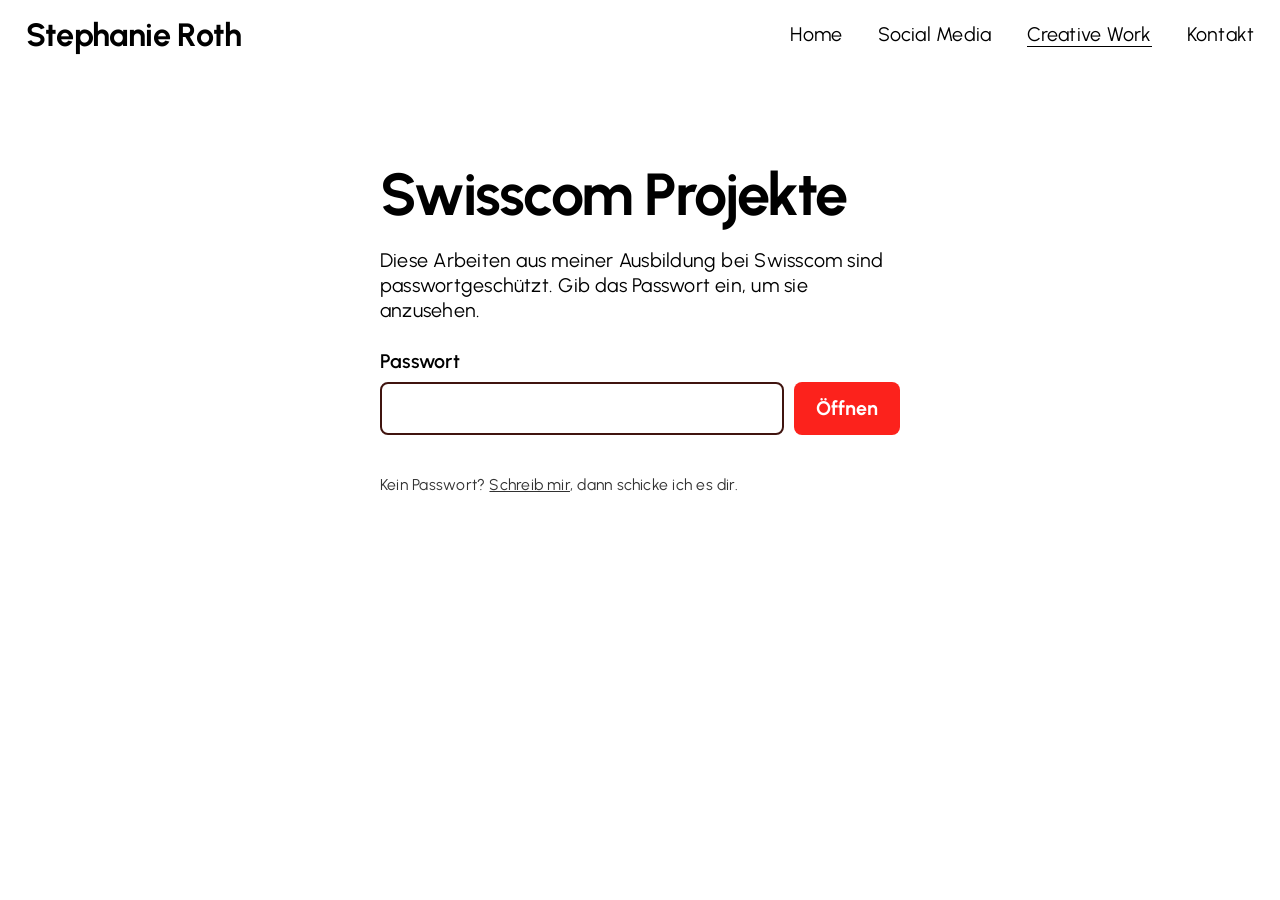
<file: swisscom-projekte.html>
<!doctype html>
<html lang="de-CH">
<head>
  <meta charset="utf-8">
  <meta name="viewport" content="width=device-width, initial-scale=1">
  <title>Swisscom Projekte — Stephanie Roth</title>
  <meta name="description" content="Swisscom-Projekte von Stephanie Roth.">
  <meta name="robots" content="noindex, nofollow">
  <meta property="og:title" content="Swisscom Projekte — Stephanie Roth">
  <meta property="og:description" content="Swisscom-Projekte von Stephanie Roth.">
  <meta property="og:image" content="assets/img/photoshoot-16-12-01-1000.webp">
  <meta name="theme-color" content="#fc221c">
  <link rel="icon" href="assets/img/favicon.svg" type="image/svg+xml">
  <link rel="preload" href="assets/fonts/Urbanist-var.woff" as="font" type="font/woff" crossorigin>
  <link rel="stylesheet" href="assets/css/site.css">
  <style>
.fe-6a34e72877c045009ef515b1 {
  --grid-gutter: calc(var(--sqs-mobile-site-gutter, 6vw) - 11.0px);
  --cell-max-width: calc( ( var(--sqs-site-max-width, 1500px) - (11.0px * (8 - 1)) ) / 8 );
  display: grid;
  position: relative;
  grid-area: 1/1/-1/-1;
  grid-template-rows: repeat(8,minmax(24px, auto));
  grid-template-columns:
    minmax(var(--grid-gutter), 1fr)
    repeat(8, minmax(0, var(--cell-max-width)))
    minmax(var(--grid-gutter), 1fr);
  row-gap: 11.0px;
  column-gap: 11.0px;
  overflow-x: hidden;
  overflow-x: clip;
}
@media (min-width: 768px) {
  .background-width--inset .fe-6a34e72877c045009ef515b1 {
    --inset-padding: calc(var(--sqs-site-gutter) * 2);
  }
  .fe-6a34e72877c045009ef515b1 {
    --grid-gutter: calc(var(--sqs-site-gutter, 4vw) - 11.0px);
    --cell-max-width: calc( ( var(--sqs-site-max-width, 1500px) - (11.0px * (24 - 1)) ) / 24 );
    --inset-padding: 0vw;
    --row-height-scaling-factor: 0.0215;
    --container-width: min(var(--sqs-site-max-width, 1500px), calc(100vw - var(--sqs-site-gutter, 4vw) * 2 - var(--inset-padding) ));
    grid-template-rows: repeat(6,minmax(calc(var(--container-width) * var(--row-height-scaling-factor)), auto));
    grid-template-columns:
      minmax(var(--grid-gutter), 1fr)
      repeat(24, minmax(0, var(--cell-max-width)))
      minmax(var(--grid-gutter), 1fr);
  }
}
  .fe-block-yui_3_17_2_1_1781854926017_442 {
    grid-area: 1/2/3/10;
    z-index: 1;
    @media (max-width: 767px) {
    }
  }
  .fe-block-yui_3_17_2_1_1781854926017_442 .sqs-block {
    justify-content: flex-start;
  }
  .fe-block-yui_3_17_2_1_1781854926017_442 .sqs-block-alignment-wrapper {
    align-items: flex-start;
  }
  @media (min-width: 768px) {
    .fe-block-yui_3_17_2_1_1781854926017_442 {
      grid-area: 4/2/7/10;
      z-index: 1;
    }
    .fe-block-yui_3_17_2_1_1781854926017_442 .sqs-block {
      justify-content: flex-start;
    }
    .fe-block-yui_3_17_2_1_1781854926017_442 .sqs-block-alignment-wrapper {
      align-items: flex-start;
    }
  }
#block-yui_3_17_2_1_1781854926017_442 {
    --stroke-style: none;--stroke-thickness: 2px;
      --tweak-text-block-stroke-color: hsla(var(--black-hsl), 1)
;
  }
  #block-yui_3_17_2_1_1781854926017_442 .sqs-html-content {
    --tweak-text-block-padding: 6% 6% 6% 6%;
  --tweak-text-block-padding: initial;
}
  .fe-block-yui_3_17_2_1_1781854926017_442 {
      mix-blend-mode: var(--tweak-text-block-blend
  );
      border-radius: var(--tweak-text-block-radius);
  }
.fe-block-yui_3_17_2_1_1781854926017_442 {
      --tweak-text-block-radius: 0px 0px 0px 0px;
    }
  .fe-block-yui_3_17_2_1_1781854926017_442 {
      --tweak-text-block-blend
  : normal;
    }
  .fe-block-yui_3_17_2_1_1781854926017_442 {
    --blur-value: blur(15px);}
@media screen and (max-width: 767px) {
#block-yui_3_17_2_1_1781854926017_442 {
            }
        }
    @media screen and (max-width: 767px) {
          #block-yui_3_17_2_1_1781854926017_442 .sqs-html-content {
            }
        }
  @media screen and (max-width: 767px) {
        }
.fe-block-yui_3_17_2_1_1781854926017_442 {
      --opacity: 100%;
      --translate-x: 0px;
      --translate-y: 0px;
      --rotation: 0deg;
      --scale-x: 100%;
      --scale-y: 100%;
      --skew-x: 0deg;
      --skew-y: 0deg;
      --origin-x: 50%;
      --origin-y: 50%;
      --block-transform: none;
      opacity: var(--opacity, 1);
      transform: var(--block-transform);
      transform-origin: var(--origin-x) var(--origin-y);
    }
.fe-6a34f2fd558218012e89f546 {
  --grid-gutter: calc(var(--sqs-mobile-site-gutter, 6vw) - 11.0px);
  --cell-max-width: calc( ( var(--sqs-site-max-width, 1500px) - (11.0px * (8 - 1)) ) / 8 );
  display: grid;
  position: relative;
  grid-area: 1/1/-1/-1;
  grid-template-rows: repeat(24,minmax(24px, auto));
  grid-template-columns:
    minmax(var(--grid-gutter), 1fr)
    repeat(8, minmax(0, var(--cell-max-width)))
    minmax(var(--grid-gutter), 1fr);
  row-gap: 11.0px;
  column-gap: 11.0px;
  overflow-x: hidden;
  overflow-x: clip;
}
@media (min-width: 768px) {
  .background-width--inset .fe-6a34f2fd558218012e89f546 {
    --inset-padding: calc(var(--sqs-site-gutter) * 2);
  }
  .fe-6a34f2fd558218012e89f546 {
    --grid-gutter: calc(var(--sqs-site-gutter, 4vw) - 11.0px);
    --cell-max-width: calc( ( var(--sqs-site-max-width, 1500px) - (11.0px * (24 - 1)) ) / 24 );
    --inset-padding: 0vw;
    --row-height-scaling-factor: 0.0215;
    --container-width: min(var(--sqs-site-max-width, 1500px), calc(100vw - var(--sqs-site-gutter, 4vw) * 2 - var(--inset-padding) ));
    grid-template-rows: repeat(20,minmax(calc(var(--container-width) * var(--row-height-scaling-factor)), auto));
    grid-template-columns:
      minmax(var(--grid-gutter), 1fr)
      repeat(24, minmax(0, var(--cell-max-width)))
      minmax(var(--grid-gutter), 1fr);
  }
}
  .fe-block-1537c341d72e3dafe426 {
    grid-area: 1/2/7/10;
    z-index: 1;
    @media (max-width: 767px) {
    }
  }
  .fe-block-1537c341d72e3dafe426 .sqs-block {
    justify-content: flex-start;
  }
  .fe-block-1537c341d72e3dafe426 .sqs-block-alignment-wrapper {
    align-items: flex-start;
  }
  @media (min-width: 768px) {
    .fe-block-1537c341d72e3dafe426 {
      grid-area: 1/3/11/14;
      z-index: 1;
    }
    .fe-block-1537c341d72e3dafe426 .sqs-block {
      justify-content: flex-start;
    }
    .fe-block-1537c341d72e3dafe426 .sqs-block-alignment-wrapper {
      align-items: flex-start;
    }
  }
  .fe-block-561eb9d6c1e7fd79c086 {
    grid-area: 7/2/13/10;
    z-index: 3;
    @media (max-width: 767px) {
    }
  }
  .fe-block-561eb9d6c1e7fd79c086 .sqs-block {
    justify-content: flex-start;
  }
  .fe-block-561eb9d6c1e7fd79c086 .sqs-block-alignment-wrapper {
    align-items: flex-start;
  }
  @media (min-width: 768px) {
    .fe-block-561eb9d6c1e7fd79c086 {
      grid-area: 1/15/11/26;
      z-index: 3;
    }
    .fe-block-561eb9d6c1e7fd79c086 .sqs-block {
      justify-content: flex-start;
    }
    .fe-block-561eb9d6c1e7fd79c086 .sqs-block-alignment-wrapper {
      align-items: flex-start;
    }
  }
  .fe-block-bfa3441879604d1dcbfc {
    grid-area: 13/2/19/10;
    z-index: 3;
    @media (max-width: 767px) {
    }
  }
  .fe-block-bfa3441879604d1dcbfc .sqs-block {
    justify-content: flex-start;
  }
  .fe-block-bfa3441879604d1dcbfc .sqs-block-alignment-wrapper {
    align-items: flex-start;
  }
  @media (min-width: 768px) {
    .fe-block-bfa3441879604d1dcbfc {
      grid-area: 11/15/21/26;
      z-index: 3;
    }
    .fe-block-bfa3441879604d1dcbfc .sqs-block {
      justify-content: flex-start;
    }
    .fe-block-bfa3441879604d1dcbfc .sqs-block-alignment-wrapper {
      align-items: flex-start;
    }
  }
  .fe-block-347bc58830c98f377f69 {
    grid-area: 19/2/25/10;
    z-index: 2;
    @media (max-width: 767px) {
    }
  }
  .fe-block-347bc58830c98f377f69 .sqs-block {
    justify-content: flex-start;
  }
  .fe-block-347bc58830c98f377f69 .sqs-block-alignment-wrapper {
    align-items: flex-start;
  }
  @media (min-width: 768px) {
    .fe-block-347bc58830c98f377f69 {
      grid-area: 11/3/21/14;
      z-index: 2;
    }
    .fe-block-347bc58830c98f377f69 .sqs-block {
      justify-content: flex-start;
    }
    .fe-block-347bc58830c98f377f69 .sqs-block-alignment-wrapper {
      align-items: flex-start;
    }
  }
.fe-6a34f4da0daa9228c5ae8120 {
  --grid-gutter: calc(var(--sqs-mobile-site-gutter, 6vw) - 11.0px);
  --cell-max-width: calc( ( var(--sqs-site-max-width, 1500px) - (11.0px * (8 - 1)) ) / 8 );
  display: grid;
  position: relative;
  grid-area: 1/1/-1/-1;
  grid-template-rows: repeat(8,minmax(24px, auto));
  grid-template-columns:
    minmax(var(--grid-gutter), 1fr)
    repeat(8, minmax(0, var(--cell-max-width)))
    minmax(var(--grid-gutter), 1fr);
  row-gap: 11.0px;
  column-gap: 11.0px;
  overflow-x: hidden;
  overflow-x: clip;
}
@media (min-width: 768px) {
  .background-width--inset .fe-6a34f4da0daa9228c5ae8120 {
    --inset-padding: calc(var(--sqs-site-gutter) * 2);
  }
  .fe-6a34f4da0daa9228c5ae8120 {
    --grid-gutter: calc(var(--sqs-site-gutter, 4vw) - 11.0px);
    --cell-max-width: calc( ( var(--sqs-site-max-width, 1500px) - (11.0px * (24 - 1)) ) / 24 );
    --inset-padding: 0vw;
    --row-height-scaling-factor: 0.0215;
    --container-width: min(var(--sqs-site-max-width, 1500px), calc(100vw - var(--sqs-site-gutter, 4vw) * 2 - var(--inset-padding) ));
    grid-template-rows: repeat(6,minmax(calc(var(--container-width) * var(--row-height-scaling-factor)), auto));
    grid-template-columns:
      minmax(var(--grid-gutter), 1fr)
      repeat(24, minmax(0, var(--cell-max-width)))
      minmax(var(--grid-gutter), 1fr);
  }
}
  .fe-block-5dfcb232fbd4f7fd3d12 {
    grid-area: 1/2/3/10;
    z-index: 1;
    @media (max-width: 767px) {
    }
  }
  .fe-block-5dfcb232fbd4f7fd3d12 .sqs-block {
    justify-content: flex-start;
  }
  .fe-block-5dfcb232fbd4f7fd3d12 .sqs-block-alignment-wrapper {
    align-items: flex-start;
  }
  @media (min-width: 768px) {
    .fe-block-5dfcb232fbd4f7fd3d12 {
      grid-area: 4/19/7/27;
      z-index: 1;
    }
    .fe-block-5dfcb232fbd4f7fd3d12 .sqs-block {
      justify-content: flex-start;
    }
    .fe-block-5dfcb232fbd4f7fd3d12 .sqs-block-alignment-wrapper {
      align-items: flex-start;
    }
  }
#block-5dfcb232fbd4f7fd3d12 {
    --stroke-style: none;--stroke-thickness: 2px;
      --tweak-text-block-stroke-color: hsla(var(--black-hsl), 1)
;
  }
  #block-5dfcb232fbd4f7fd3d12 .sqs-html-content {
    --tweak-text-block-padding: 6% 6% 6% 6%;
  --tweak-text-block-padding: initial;
}
  .fe-block-5dfcb232fbd4f7fd3d12 {
      mix-blend-mode: var(--tweak-text-block-blend
  );
      border-radius: var(--tweak-text-block-radius);
  }
.fe-block-5dfcb232fbd4f7fd3d12 {
      --tweak-text-block-radius: 0px 0px 0px 0px;
    }
  .fe-block-5dfcb232fbd4f7fd3d12 {
      --tweak-text-block-blend
  : normal;
    }
  .fe-block-5dfcb232fbd4f7fd3d12 {
    --blur-value: blur(15px);}
@media screen and (max-width: 767px) {
#block-5dfcb232fbd4f7fd3d12 {
            }
        }
    @media screen and (max-width: 767px) {
          #block-5dfcb232fbd4f7fd3d12 .sqs-html-content {
            }
        }
  @media screen and (max-width: 767px) {
        }
.fe-block-5dfcb232fbd4f7fd3d12 {
      --opacity: 100%;
      --translate-x: 0px;
      --translate-y: 0px;
      --rotation: 0deg;
      --scale-x: 100%;
      --scale-y: 100%;
      --skew-x: 0deg;
      --skew-y: 0deg;
      --origin-x: 50%;
      --origin-y: 50%;
      --block-transform: none;
      opacity: var(--opacity, 1);
      transform: var(--block-transform);
      transform-origin: var(--origin-x) var(--origin-y);
    }
.fe-6a34f7b6fde8bd305097e8b4 {
  --grid-gutter: calc(var(--sqs-mobile-site-gutter, 6vw) - 11.0px);
  --cell-max-width: calc( ( var(--sqs-site-max-width, 1500px) - (11.0px * (8 - 1)) ) / 8 );
  display: grid;
  position: relative;
  grid-area: 1/1/-1/-1;
  grid-template-rows: repeat(8,minmax(24px, auto));
  grid-template-columns:
    minmax(var(--grid-gutter), 1fr)
    repeat(8, minmax(0, var(--cell-max-width)))
    minmax(var(--grid-gutter), 1fr);
  row-gap: 11.0px;
  column-gap: 11.0px;
  overflow-x: hidden;
  overflow-x: clip;
}
@media (min-width: 768px) {
  .background-width--inset .fe-6a34f7b6fde8bd305097e8b4 {
    --inset-padding: calc(var(--sqs-site-gutter) * 2);
  }
  .fe-6a34f7b6fde8bd305097e8b4 {
    --grid-gutter: calc(var(--sqs-site-gutter, 4vw) - 11.0px);
    --cell-max-width: calc( ( var(--sqs-site-max-width, 1500px) - (11.0px * (24 - 1)) ) / 24 );
    --inset-padding: 0vw;
    --row-height-scaling-factor: 0.0215;
    --container-width: min(var(--sqs-site-max-width, 1500px), calc(100vw - var(--sqs-site-gutter, 4vw) * 2 - var(--inset-padding) ));
    grid-template-rows: repeat(6,minmax(calc(var(--container-width) * var(--row-height-scaling-factor)), auto));
    grid-template-columns:
      minmax(var(--grid-gutter), 1fr)
      repeat(24, minmax(0, var(--cell-max-width)))
      minmax(var(--grid-gutter), 1fr);
  }
}
  .fe-block-1a465841c223696048a2 {
    grid-area: 1/2/3/10;
    z-index: 1;
    @media (max-width: 767px) {
    }
  }
  .fe-block-1a465841c223696048a2 .sqs-block {
    justify-content: flex-start;
  }
  .fe-block-1a465841c223696048a2 .sqs-block-alignment-wrapper {
    align-items: flex-start;
  }
  @media (min-width: 768px) {
    .fe-block-1a465841c223696048a2 {
      grid-area: 4/3/7/11;
      z-index: 1;
    }
    .fe-block-1a465841c223696048a2 .sqs-block {
      justify-content: flex-start;
    }
    .fe-block-1a465841c223696048a2 .sqs-block-alignment-wrapper {
      align-items: flex-start;
    }
  }
#block-1a465841c223696048a2 {
    --stroke-style: none;--stroke-thickness: 2px;
      --tweak-text-block-stroke-color: hsla(var(--black-hsl), 1)
;
  }
  #block-1a465841c223696048a2 .sqs-html-content {
    --tweak-text-block-padding: 6% 6% 6% 6%;
  --tweak-text-block-padding: initial;
}
  .fe-block-1a465841c223696048a2 {
      mix-blend-mode: var(--tweak-text-block-blend
  );
      border-radius: var(--tweak-text-block-radius);
  }
.fe-block-1a465841c223696048a2 {
      --tweak-text-block-radius: 0px 0px 0px 0px;
    }
  .fe-block-1a465841c223696048a2 {
      --tweak-text-block-blend
  : normal;
    }
  .fe-block-1a465841c223696048a2 {
    --blur-value: blur(15px);}
@media screen and (max-width: 767px) {
#block-1a465841c223696048a2 {
            }
        }
    @media screen and (max-width: 767px) {
          #block-1a465841c223696048a2 .sqs-html-content {
            }
        }
  @media screen and (max-width: 767px) {
        }
.fe-block-1a465841c223696048a2 {
      --opacity: 100%;
      --translate-x: 0px;
      --translate-y: 0px;
      --rotation: 0deg;
      --scale-x: 100%;
      --scale-y: 100%;
      --skew-x: 0deg;
      --skew-y: 0deg;
      --origin-x: 50%;
      --origin-y: 50%;
      --block-transform: none;
      opacity: var(--opacity, 1);
      transform: var(--block-transform);
      transform-origin: var(--origin-x) var(--origin-y);
    }
.fe-6a34f7db68f1d03a5eb1e553 {
  --grid-gutter: calc(var(--sqs-mobile-site-gutter, 6vw) - 11.0px);
  --cell-max-width: calc( ( var(--sqs-site-max-width, 1500px) - (11.0px * (8 - 1)) ) / 8 );
  display: grid;
  position: relative;
  grid-area: 1/1/-1/-1;
  grid-template-rows: repeat(30,minmax(24px, auto));
  grid-template-columns:
    minmax(var(--grid-gutter), 1fr)
    repeat(8, minmax(0, var(--cell-max-width)))
    minmax(var(--grid-gutter), 1fr);
  row-gap: 11.0px;
  column-gap: 11.0px;
  overflow-x: hidden;
  overflow-x: clip;
}
@media (min-width: 768px) {
  .background-width--inset .fe-6a34f7db68f1d03a5eb1e553 {
    --inset-padding: calc(var(--sqs-site-gutter) * 2);
  }
  .fe-6a34f7db68f1d03a5eb1e553 {
    --grid-gutter: calc(var(--sqs-site-gutter, 4vw) - 11.0px);
    --cell-max-width: calc( ( var(--sqs-site-max-width, 1500px) - (11.0px * (24 - 1)) ) / 24 );
    --inset-padding: 0vw;
    --row-height-scaling-factor: 0.0215;
    --container-width: min(var(--sqs-site-max-width, 1500px), calc(100vw - var(--sqs-site-gutter, 4vw) * 2 - var(--inset-padding) ));
    grid-template-rows: repeat(21,minmax(calc(var(--container-width) * var(--row-height-scaling-factor)), auto));
    grid-template-columns:
      minmax(var(--grid-gutter), 1fr)
      repeat(24, minmax(0, var(--cell-max-width)))
      minmax(var(--grid-gutter), 1fr);
  }
}
  .fe-block-yui_3_17_2_1_1781854926017_6293 {
    grid-area: 1/2/7/10;
    z-index: 1;
    @media (max-width: 767px) {
    }
  }
  .fe-block-yui_3_17_2_1_1781854926017_6293 .sqs-block {
    justify-content: center;
  }
  .fe-block-yui_3_17_2_1_1781854926017_6293 .sqs-block-alignment-wrapper {
    align-items: center;
  }
  @media (min-width: 768px) {
    .fe-block-yui_3_17_2_1_1781854926017_6293 {
      grid-area: 1/1/10/11;
      z-index: 1;
    }
    .fe-block-yui_3_17_2_1_1781854926017_6293 .sqs-block {
      justify-content: center;
    }
    .fe-block-yui_3_17_2_1_1781854926017_6293 .sqs-block-alignment-wrapper {
      align-items: center;
    }
  }
  .fe-block-8ddaa514ec9f4a54c23a {
    grid-area: 7/2/13/10;
    z-index: 2;
    @media (max-width: 767px) {
    }
  }
  .fe-block-8ddaa514ec9f4a54c23a .sqs-block {
    justify-content: center;
  }
  .fe-block-8ddaa514ec9f4a54c23a .sqs-block-alignment-wrapper {
    align-items: center;
  }
  @media (min-width: 768px) {
    .fe-block-8ddaa514ec9f4a54c23a {
      grid-area: 1/16/10/26;
      z-index: 2;
    }
    .fe-block-8ddaa514ec9f4a54c23a .sqs-block {
      justify-content: center;
    }
    .fe-block-8ddaa514ec9f4a54c23a .sqs-block-alignment-wrapper {
      align-items: center;
    }
  }
  .fe-block-21ba5fa5bfd024b9786f {
    grid-area: 13/2/19/10;
    z-index: 4;
    @media (max-width: 767px) {
    }
  }
  .fe-block-21ba5fa5bfd024b9786f .sqs-block {
    justify-content: center;
  }
  .fe-block-21ba5fa5bfd024b9786f .sqs-block-alignment-wrapper {
    align-items: center;
  }
  @media (min-width: 768px) {
    .fe-block-21ba5fa5bfd024b9786f {
      grid-area: 3/8/12/18;
      z-index: 4;
    }
    .fe-block-21ba5fa5bfd024b9786f .sqs-block {
      justify-content: center;
    }
    .fe-block-21ba5fa5bfd024b9786f .sqs-block-alignment-wrapper {
      align-items: center;
    }
  }
  .fe-block-161d687face421513c71 {
    grid-area: 19/2/25/10;
    z-index: 3;
    @media (max-width: 767px) {
    }
  }
  .fe-block-161d687face421513c71 .sqs-block {
    justify-content: center;
  }
  .fe-block-161d687face421513c71 .sqs-block-alignment-wrapper {
    align-items: center;
  }
  @media (min-width: 768px) {
    .fe-block-161d687face421513c71 {
      grid-area: 11/5/20/15;
      z-index: 3;
    }
    .fe-block-161d687face421513c71 .sqs-block {
      justify-content: center;
    }
    .fe-block-161d687face421513c71 .sqs-block-alignment-wrapper {
      align-items: center;
    }
  }
  .fe-block-201ed8e95a9316ece383 {
    grid-area: 25/2/31/10;
    z-index: 4;
    @media (max-width: 767px) {
    }
  }
  .fe-block-201ed8e95a9316ece383 .sqs-block {
    justify-content: center;
  }
  .fe-block-201ed8e95a9316ece383 .sqs-block-alignment-wrapper {
    align-items: center;
  }
  @media (min-width: 768px) {
    .fe-block-201ed8e95a9316ece383 {
      grid-area: 11/14/20/24;
      z-index: 4;
    }
    .fe-block-201ed8e95a9316ece383 .sqs-block {
      justify-content: center;
    }
    .fe-block-201ed8e95a9316ece383 .sqs-block-alignment-wrapper {
      align-items: center;
    }
  }
#block-yui_3_17_2_1_1781854926017_6293 {
        --image-component-focal-point: 50% 50%;
  --image-component-object-fit: contain;
  --image-component-overlay-opacity: 0;
  --image-component-overlay-blend-mode: normal;
  --image-component-native-aspect-ratio: 1058/1502;
      }
      #block-yui_3_17_2_1_1781854926017_6293 .fluid-image-container.visitor-mode {
  overflow: hidden;-webkit-mask-image: -webkit-radial-gradient(white, black);clip-path: none;-webkit-clip-path: none;
      }
      #block-yui_3_17_2_1_1781854926017_6293 .js-content-mode-element-wrapper {
        position: relative;
        width: 100%;
        height: 100%;
        display: none;
      }
      #block-yui_3_17_2_1_1781854926017_6293 .js-content-mode-element-system_desktop {
        display: block;
      }
.fe-block-yui_3_17_2_1_1781854926017_6293 {
      --opacity: 100%;
      --translate-x: 0px;
      --translate-y: 0px;
      --rotation: 0deg;
      --scale-x: 100%;
      --scale-y: 100%;
      --skew-x: 0deg;
      --skew-y: 0deg;
      --origin-x: 50%;
      --origin-y: 50%;
      --block-transform: none;
      opacity: var(--opacity, 1);
      transform: var(--block-transform);
      transform-origin: var(--origin-x) var(--origin-y);
    }
#block-8ddaa514ec9f4a54c23a {
        --image-component-focal-point: 50% 50%;
  --image-component-object-fit: contain;
  --image-component-overlay-opacity: 0;
  --image-component-overlay-blend-mode: normal;
  --image-component-native-aspect-ratio: 1228/1724;
      }
      #block-8ddaa514ec9f4a54c23a .fluid-image-container.visitor-mode {
  overflow: hidden;-webkit-mask-image: -webkit-radial-gradient(white, black);clip-path: none;-webkit-clip-path: none;
      }
      #block-8ddaa514ec9f4a54c23a .js-content-mode-element-wrapper {
        position: relative;
        width: 100%;
        height: 100%;
        display: none;
      }
      #block-8ddaa514ec9f4a54c23a .js-content-mode-element-system_desktop {
        display: block;
      }
.fe-block-8ddaa514ec9f4a54c23a {
      --opacity: 100%;
      --translate-x: 0px;
      --translate-y: 0px;
      --rotation: 0deg;
      --scale-x: 100%;
      --scale-y: 100%;
      --skew-x: 0deg;
      --skew-y: 0deg;
      --origin-x: 50%;
      --origin-y: 50%;
      --block-transform: none;
      opacity: var(--opacity, 1);
      transform: var(--block-transform);
      transform-origin: var(--origin-x) var(--origin-y);
    }
#block-21ba5fa5bfd024b9786f {
        --image-component-focal-point: 50% 50%;
  --image-component-object-fit: contain;
  --image-component-overlay-opacity: 0;
  --image-component-overlay-blend-mode: normal;
  --image-component-native-aspect-ratio: 2296/1696;
      }
      #block-21ba5fa5bfd024b9786f .fluid-image-container.visitor-mode {
  overflow: hidden;-webkit-mask-image: -webkit-radial-gradient(white, black);clip-path: none;-webkit-clip-path: none;
      }
      #block-21ba5fa5bfd024b9786f .js-content-mode-element-wrapper {
        position: relative;
        width: 100%;
        height: 100%;
        display: none;
      }
      #block-21ba5fa5bfd024b9786f .js-content-mode-element-system_desktop {
        display: block;
      }
.fe-block-21ba5fa5bfd024b9786f {
      --opacity: 100%;
      --translate-x: 0px;
      --translate-y: 0px;
      --rotation: 0deg;
      --scale-x: 100%;
      --scale-y: 100%;
      --skew-x: 0deg;
      --skew-y: 0deg;
      --origin-x: 50%;
      --origin-y: 50%;
      --block-transform: none;
      opacity: var(--opacity, 1);
      transform: var(--block-transform);
      transform-origin: var(--origin-x) var(--origin-y);
    }
#block-161d687face421513c71 {
        --image-component-focal-point: 50% 50%;
  --image-component-object-fit: contain;
  --image-component-overlay-opacity: 0;
  --image-component-overlay-blend-mode: normal;
  --image-component-native-aspect-ratio: 2376/1744;
      }
      #block-161d687face421513c71 .fluid-image-container.visitor-mode {
  overflow: hidden;-webkit-mask-image: -webkit-radial-gradient(white, black);clip-path: none;-webkit-clip-path: none;
      }
      #block-161d687face421513c71 .js-content-mode-element-wrapper {
        position: relative;
        width: 100%;
        height: 100%;
        display: none;
      }
      #block-161d687face421513c71 .js-content-mode-element-system_desktop {
        display: block;
      }
.fe-block-161d687face421513c71 {
      --opacity: 100%;
      --translate-x: 0px;
      --translate-y: 0px;
      --rotation: 0deg;
      --scale-x: 100%;
      --scale-y: 100%;
      --skew-x: 0deg;
      --skew-y: 0deg;
      --origin-x: 50%;
      --origin-y: 50%;
      --block-transform: none;
      opacity: var(--opacity, 1);
      transform: var(--block-transform);
      transform-origin: var(--origin-x) var(--origin-y);
    }
#block-201ed8e95a9316ece383 {
        --image-component-focal-point: 50% 50%;
  --image-component-object-fit: contain;
  --image-component-overlay-opacity: 0;
  --image-component-overlay-blend-mode: normal;
  --image-component-native-aspect-ratio: 1738/1606;
      }
      #block-201ed8e95a9316ece383 .fluid-image-container.visitor-mode {
  overflow: hidden;-webkit-mask-image: -webkit-radial-gradient(white, black);clip-path: none;-webkit-clip-path: none;
      }
      #block-201ed8e95a9316ece383 .js-content-mode-element-wrapper {
        position: relative;
        width: 100%;
        height: 100%;
        display: none;
      }
      #block-201ed8e95a9316ece383 .js-content-mode-element-system_desktop {
        display: block;
      }
.fe-block-201ed8e95a9316ece383 {
      --opacity: 100%;
      --translate-x: 0px;
      --translate-y: 0px;
      --rotation: 0deg;
      --scale-x: 100%;
      --scale-y: 100%;
      --skew-x: 0deg;
      --skew-y: 0deg;
      --origin-x: 50%;
      --origin-y: 50%;
      --block-transform: none;
      opacity: var(--opacity, 1);
      transform: var(--block-transform);
      transform-origin: var(--origin-x) var(--origin-y);
    }
.fe-6a043b07aa67e12ab06f8c7d {
  --grid-gutter: calc(var(--sqs-mobile-site-gutter, 6vw) - 11.0px);
  --cell-max-width: calc( ( var(--sqs-site-max-width, 1500px) - (11.0px * (8 - 1)) ) / 8 );
  display: grid;
  position: relative;
  grid-area: 1/1/-1/-1;
  grid-template-rows: repeat(6,minmax(24px, auto));
  grid-template-columns:
    minmax(var(--grid-gutter), 1fr)
    repeat(8, minmax(0, var(--cell-max-width)))
    minmax(var(--grid-gutter), 1fr);
  row-gap: 11.0px;
  column-gap: 11.0px;
  overflow-x: hidden;
  overflow-x: clip;
}
@media (min-width: 768px) {
  .background-width--inset .fe-6a043b07aa67e12ab06f8c7d {
    --inset-padding: calc(var(--sqs-site-gutter) * 2);
  }
  .fe-6a043b07aa67e12ab06f8c7d {
    --grid-gutter: calc(var(--sqs-site-gutter, 4vw) - 11.0px);
    --cell-max-width: calc( ( var(--sqs-site-max-width, 1500px) - (11.0px * (24 - 1)) ) / 24 );
    --inset-padding: 0vw;
    --row-height-scaling-factor: 0.0215;
    --container-width: min(var(--sqs-site-max-width, 1500px), calc(100vw - var(--sqs-site-gutter, 4vw) * 2 - var(--inset-padding) ));
    grid-template-rows: repeat(10,minmax(calc(var(--container-width) * var(--row-height-scaling-factor)), auto));
    grid-template-columns:
      minmax(var(--grid-gutter), 1fr)
      repeat(24, minmax(0, var(--cell-max-width)))
      minmax(var(--grid-gutter), 1fr);
  }
}
  .fe-block-yui_3_17_2_1_1781870590245_3902 {
    grid-area: 1/2/7/10;
    z-index: 1;
    @media (max-width: 767px) {
    }
  }
  .fe-block-yui_3_17_2_1_1781870590245_3902 .sqs-block {
    justify-content: flex-start;
  }
  .fe-block-yui_3_17_2_1_1781870590245_3902 .sqs-block-alignment-wrapper {
    align-items: flex-start;
  }
  @media (min-width: 768px) {
    .fe-block-yui_3_17_2_1_1781870590245_3902 {
      grid-area: 1/1/11/27;
      z-index: 1;
    }
    .fe-block-yui_3_17_2_1_1781870590245_3902 .sqs-block {
      justify-content: flex-start;
    }
    .fe-block-yui_3_17_2_1_1781870590245_3902 .sqs-block-alignment-wrapper {
      align-items: flex-start;
    }
  }
.footer-cta {
    background: #000;
    color: #fff;
    padding: 70px 0 46px;
    font-family: "Inter", "Helvetica Neue", Arial, sans-serif;
    overflow: hidden;
  }
  .footer-cta-link {
    color: #fff;
    text-decoration: none;
    display: flex;
    align-items: center;
    gap: 34px;
    width: max-content;
    max-width: none;
    margin-left: -10px;
    padding-bottom: 34px;
    transition: 0.25s ease;
  }
  .footer-cta-link span {
    font-size: clamp(78px, 14vw, 245px);
    line-height: 0.78;
    letter-spacing: -0.085em;
    font-weight: 900;
    white-space: nowrap;
    transition: 0.25s ease;
  }
  .footer-cta-link strong {
    color: #ff251f;
    font-size: clamp(70px, 10vw, 170px);
    line-height: 1;
    font-weight: 300;
    opacity: 0;
    transform: translateX(-30px);
    transition: 0.25s ease;
  }
  .footer-cta-link:hover span {
    color: #ff251f;
    transform: translateX(18px);
  }
  .footer-cta-link:hover strong {
    opacity: 1;
    transform: translateX(0);
  }
  .footer-bottom {
    max-width: 1250px;
    margin: 0 auto;
    padding: 0 5vw;
    position: relative;
    z-index: 3;
  }
  .footer-legal {
    display: inline-flex;
    gap: 12px;
    align-items: center;
    padding: 10px 16px;
    background: rgba(0, 0, 0, 0.72);
    border-radius: 999px;
    color: rgba(255, 255, 255, 0.78);
    font-size: 15px;
    backdrop-filter: blur(10px);
  }
  .footer-legal a {
    color: rgba(255, 255, 255, 0.78);
    text-decoration: none;
    transition: 0.2s ease;
  }
  .footer-legal a:hover {
    color: #ff251f;
  }
  @media (max-width: 700px) {
    .footer-cta {
      padding: 55px 0 34px;
    }
    .footer-cta-link {
      margin-left: 0;
      padding: 0 24px 26px;
      width: auto;
    }
    .footer-cta-link span {
      font-size: 72px;
      white-space: normal;
      line-height: 0.86;
    }
    .footer-cta-link strong {
      opacity: 1;
      transform: none;
      font-size: 62px;
    }
    .footer-bottom {
      padding: 0 24px;
    }
    .footer-legal {
      font-size: 14px;
    }
  }
  </style>
</head>
<body>
<a class="skip-link" href="#page">Zum Inhalt springen</a>
<header class="site-header header--white">
  <div class="header-inner">
    <a class="header-title" href="index.html">Stephanie Roth</a>
    <nav class="header-nav" aria-label="Hauptnavigation">
        <a href="index.html">Home</a>
        <a href="social-media.html">Social Media</a>
        <a href="creative-work.html" aria-current="page">Creative Work</a>
        <a href="contact.html">Kontakt</a>
    </nav>
    <button class="header-burger" type="button" aria-label="Menü öffnen" aria-expanded="false" aria-controls="mobile-menu"><span></span><span></span></button>
  </div>
</header>
<div class="mobile-menu" id="mobile-menu">
  <nav aria-label="Mobile Navigation">
      <a href="index.html">Home</a>
      <a href="social-media.html">Social Media</a>
      <a href="creative-work.html" aria-current="page">Creative Work</a>
      <a href="contact.html">Kontakt</a>
  </nav>
</div>
<main id="sr-lock" class="sr-lock">
  <div class="sr-lock-box">
    <h1>Swisscom Projekte</h1>
    <p>Diese Arbeiten aus meiner Ausbildung bei Swisscom sind passwortgeschützt. Gib das Passwort ein, um sie anzusehen.</p>
    <form id="sr-lock-form">
      <label for="sr-pw">Passwort</label>
      <div class="sr-lock-row">
        <input id="sr-pw" type="password" autocomplete="current-password" required>
        <button type="submit">Öffnen</button>
      </div>
      <p id="sr-lock-msg" role="status"></p>
    </form>
    <p class="sr-lock-hint">Kein Passwort? <a href="contact.html">Schreib mir</a>, dann schicke ich es dir.</p>
  </div>
</main>
<style>
.sr-lock { min-height: 70vh; display: grid; place-items: center; padding: calc(var(--header-h, 90px) + 40px) var(--sqs-site-gutter, 4vw) 80px; }
.sr-lock-box { max-width: 520px; width: 100%; }
.sr-lock h1 { margin: 0 0 .4em; font-size: clamp(2.4rem, 5vw, 3.6rem); line-height: 1.05; }
.sr-lock label { display: block; font-weight: 600; margin: 1.4em 0 .4em; }
.sr-lock-row { display: flex; gap: 10px; }
.sr-lock input { flex: 1; font: inherit; padding: 12px 14px; border: 2px solid #40140f; border-radius: 8px; }
.sr-lock button { font: inherit; font-weight: 700; padding: 12px 22px; border: 0; border-radius: 8px; background: #fc221c; color: #fff; cursor: pointer; }
.sr-lock button[disabled] { opacity: .6; cursor: progress; }
#sr-lock-msg { min-height: 1.5em; margin: .6em 0 0; font-weight: 600; }
.sr-lock-hint { font-size: .95rem; opacity: .8; }
</style>
<script>
(function () {
  var SALT = 'Dwxgcx5PA+tv5ydtxMyUkQ==', ITER = 310000;
  var form = document.getElementById('sr-lock-form'), pw = document.getElementById('sr-pw'), msg = document.getElementById('sr-lock-msg'), btn = form.querySelector('button');
  function b64(s) { return Uint8Array.from(atob(s), function (c) { return c.charCodeAt(0); }); }
  async function keyFrom(pass) {
    var base = await crypto.subtle.importKey('raw', new TextEncoder().encode(pass), 'PBKDF2', false, ['deriveKey']);
    return crypto.subtle.deriveKey({ name: 'PBKDF2', salt: b64(SALT), iterations: ITER, hash: 'SHA-256' }, base, { name: 'AES-GCM', length: 256 }, true, ['decrypt']);
  }
  async function dec(key, url) {
    var buf = new Uint8Array(await (await fetch(url)).arrayBuffer());
    return crypto.subtle.decrypt({ name: 'AES-GCM', iv: buf.slice(0, 12) }, key, buf.slice(12));
  }
  async function open(key) {
    var data = JSON.parse(new TextDecoder().decode(await dec(key, 'assets/private/page.bin')));
    var html = data.html, ids = Object.keys(data.assets), done = 0;
    await Promise.all(ids.map(async function (id) {
      var b = await dec(key, 'assets/private/' + id + '.bin');
      var url = URL.createObjectURL(new Blob([b], { type: data.assets[id] }));
      html = html.split('__ENC_' + id + '__').join(url);
      done++; msg.textContent = 'Inhalte werden geladen … ' + Math.round(done / ids.length * 100) + ' %';
    }));
    document.open(); document.write(html); document.close();
  }
  async function tryKey(key) {
    try { await open(key); return true; } catch (e) { return false; }
  }
  var saved = sessionStorage.getItem('sr-key');
  if (saved) {
    crypto.subtle.importKey('raw', b64(saved), 'AES-GCM', true, ['decrypt']).then(tryKey).then(function (ok) { if (!ok) sessionStorage.removeItem('sr-key'); });
  }
  form.addEventListener('submit', async function (e) {
    e.preventDefault();
    btn.disabled = true; msg.textContent = 'Passwort wird geprüft …';
    var key = await keyFrom(pw.value);
    var raw = new Uint8Array(await crypto.subtle.exportKey('raw', key));
    try { sessionStorage.setItem('sr-key', btoa(String.fromCharCode.apply(null, raw))); } catch (err) {}
    if (!(await tryKey(key))) {
      sessionStorage.removeItem('sr-key');
      btn.disabled = false; msg.textContent = 'Das Passwort stimmt nicht. Versuch es nochmals.'; pw.select();
    }
  });
})();
</script>
<script src="assets/js/site.js" defer></script>
<!-- sr-extra -->
</body>
</html>
</file>
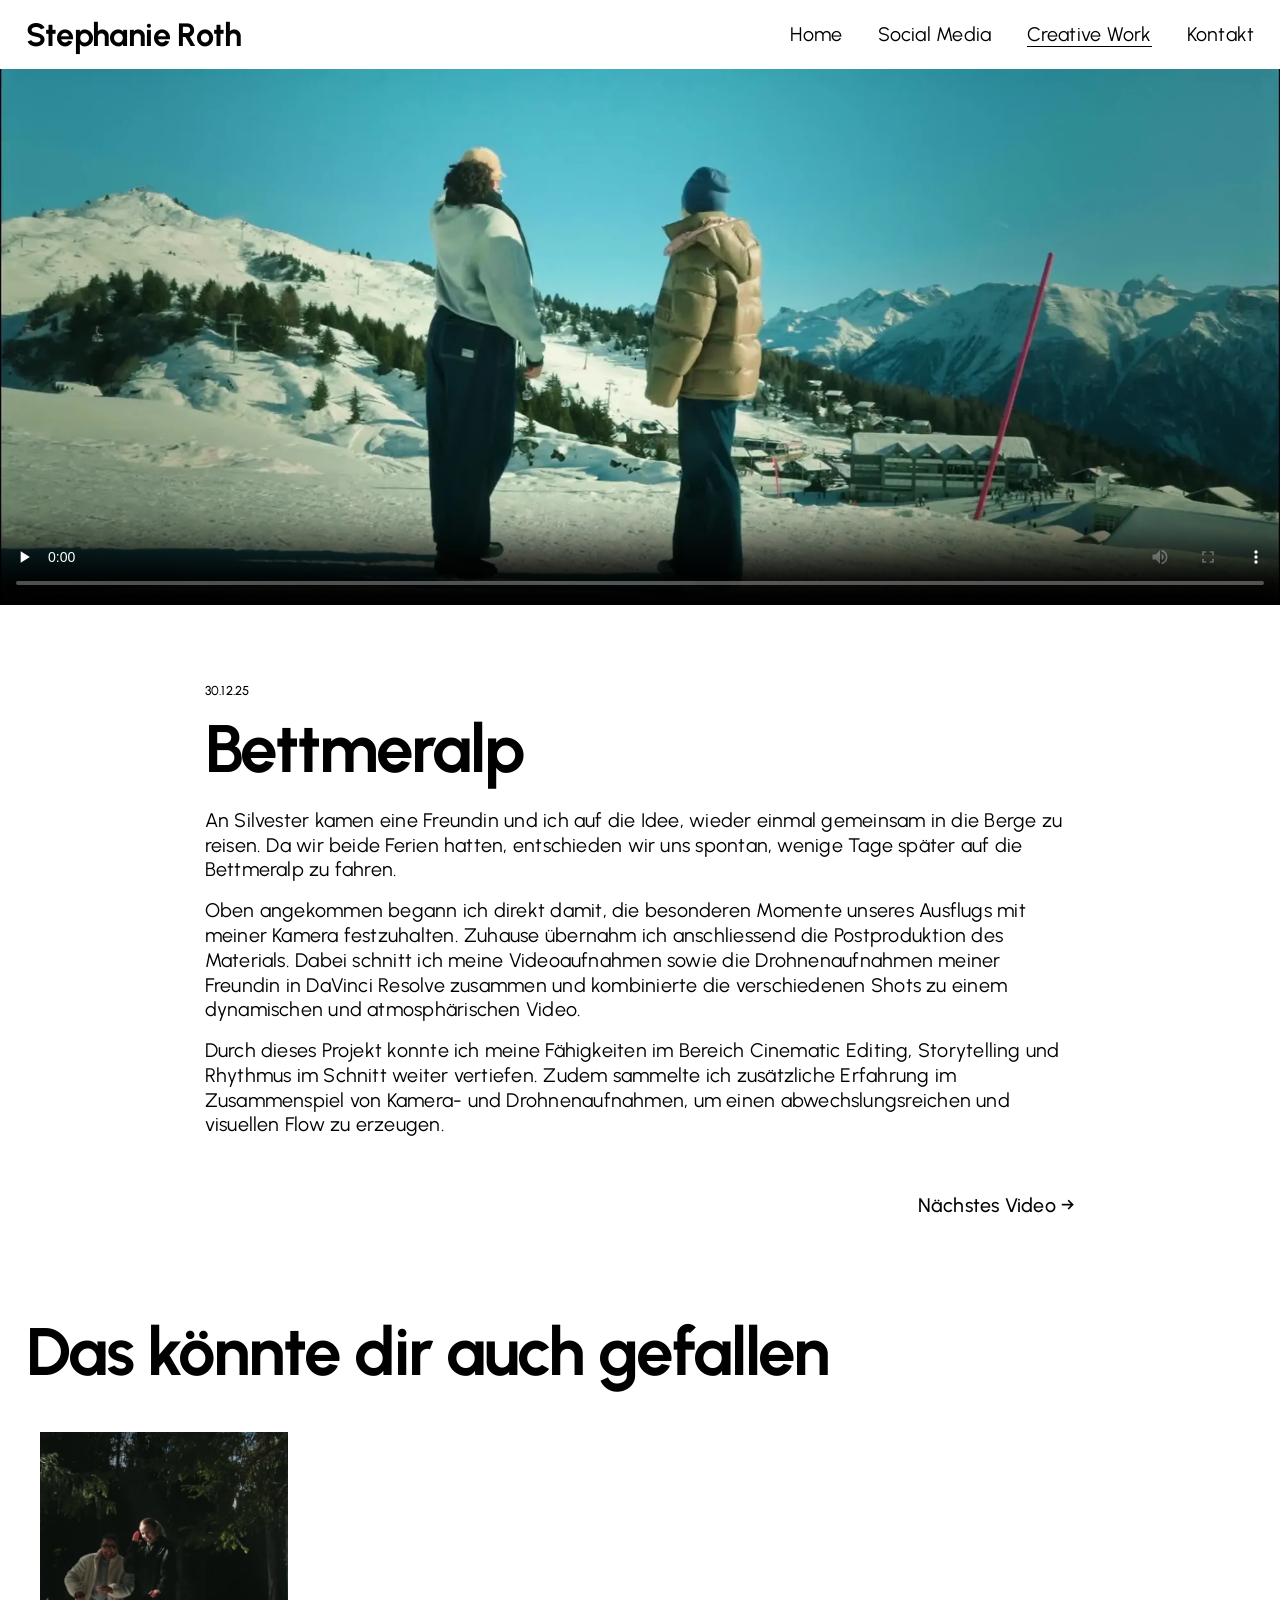
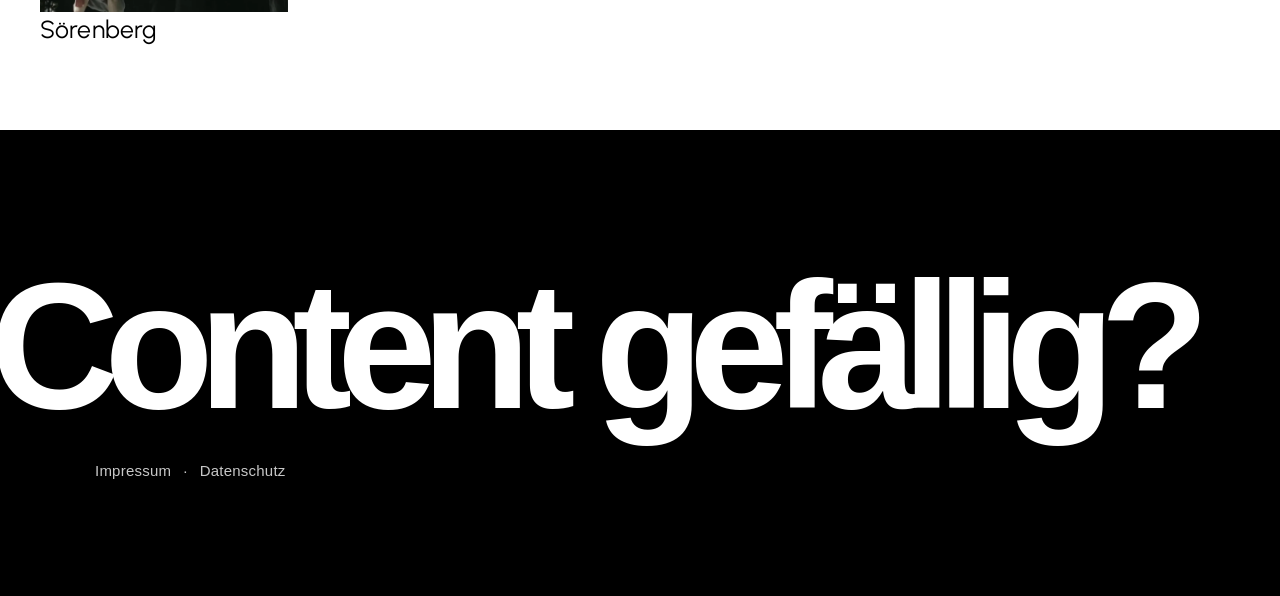
<file: video-bettmeralp.html>
<!doctype html>
<html lang="de-CH">
<head>
  <meta charset="utf-8">
  <meta name="viewport" content="width=device-width, initial-scale=1">
  <title>Bettmeralp — Stephanie Roth</title>
  <meta name="description" content="Bettmeralp — Stephanie Roth">
  <meta property="og:title" content="Bettmeralp — Stephanie Roth">
  <meta property="og:description" content="Bettmeralp — Stephanie Roth">
  <meta property="og:image" content="assets/img/photoshoot-16-12-01-1000.webp">
  <meta name="theme-color" content="#fc221c">
  <link rel="icon" href="assets/img/favicon.svg" type="image/svg+xml">
  <link rel="preload" href="assets/fonts/Urbanist-var.woff" as="font" type="font/woff" crossorigin>
  <link rel="stylesheet" href="assets/css/site.css">
  <style>
.fe-6a043b07aa67e12ab06f8c7d {
  --grid-gutter: calc(var(--sqs-mobile-site-gutter, 6vw) - 11.0px);
  --cell-max-width: calc( ( var(--sqs-site-max-width, 1500px) - (11.0px * (8 - 1)) ) / 8 );
  display: grid;
  position: relative;
  grid-area: 1/1/-1/-1;
  grid-template-rows: repeat(6,minmax(24px, auto));
  grid-template-columns:
    minmax(var(--grid-gutter), 1fr)
    repeat(8, minmax(0, var(--cell-max-width)))
    minmax(var(--grid-gutter), 1fr);
  row-gap: 11.0px;
  column-gap: 11.0px;
  overflow-x: hidden;
  overflow-x: clip;
}
@media (min-width: 768px) {
  .background-width--inset .fe-6a043b07aa67e12ab06f8c7d {
    --inset-padding: calc(var(--sqs-site-gutter) * 2);
  }
  .fe-6a043b07aa67e12ab06f8c7d {
    --grid-gutter: calc(var(--sqs-site-gutter, 4vw) - 11.0px);
    --cell-max-width: calc( ( var(--sqs-site-max-width, 1500px) - (11.0px * (24 - 1)) ) / 24 );
    --inset-padding: 0vw;
    --row-height-scaling-factor: 0.0215;
    --container-width: min(var(--sqs-site-max-width, 1500px), calc(100vw - var(--sqs-site-gutter, 4vw) * 2 - var(--inset-padding) ));
    grid-template-rows: repeat(10,minmax(calc(var(--container-width) * var(--row-height-scaling-factor)), auto));
    grid-template-columns:
      minmax(var(--grid-gutter), 1fr)
      repeat(24, minmax(0, var(--cell-max-width)))
      minmax(var(--grid-gutter), 1fr);
  }
}
  .fe-block-yui_3_17_2_1_1781870590245_3902 {
    grid-area: 1/2/7/10;
    z-index: 1;
    @media (max-width: 767px) {
    }
  }
  .fe-block-yui_3_17_2_1_1781870590245_3902 .sqs-block {
    justify-content: flex-start;
  }
  .fe-block-yui_3_17_2_1_1781870590245_3902 .sqs-block-alignment-wrapper {
    align-items: flex-start;
  }
  @media (min-width: 768px) {
    .fe-block-yui_3_17_2_1_1781870590245_3902 {
      grid-area: 1/1/11/27;
      z-index: 1;
    }
    .fe-block-yui_3_17_2_1_1781870590245_3902 .sqs-block {
      justify-content: flex-start;
    }
    .fe-block-yui_3_17_2_1_1781870590245_3902 .sqs-block-alignment-wrapper {
      align-items: flex-start;
    }
  }
.footer-cta {
    background: #000;
    color: #fff;
    padding: 70px 0 46px;
    font-family: "Inter", "Helvetica Neue", Arial, sans-serif;
    overflow: hidden;
  }
  .footer-cta-link {
    color: #fff;
    text-decoration: none;
    display: flex;
    align-items: center;
    gap: 34px;
    width: max-content;
    max-width: none;
    margin-left: -10px;
    padding-bottom: 34px;
    transition: 0.25s ease;
  }
  .footer-cta-link span {
    font-size: clamp(78px, 14vw, 245px);
    line-height: 0.78;
    letter-spacing: -0.085em;
    font-weight: 900;
    white-space: nowrap;
    transition: 0.25s ease;
  }
  .footer-cta-link strong {
    color: #ff251f;
    font-size: clamp(70px, 10vw, 170px);
    line-height: 1;
    font-weight: 300;
    opacity: 0;
    transform: translateX(-30px);
    transition: 0.25s ease;
  }
  .footer-cta-link:hover span {
    color: #ff251f;
    transform: translateX(18px);
  }
  .footer-cta-link:hover strong {
    opacity: 1;
    transform: translateX(0);
  }
  .footer-bottom {
    max-width: 1250px;
    margin: 0 auto;
    padding: 0 5vw;
    position: relative;
    z-index: 3;
  }
  .footer-legal {
    display: inline-flex;
    gap: 12px;
    align-items: center;
    padding: 10px 16px;
    background: rgba(0, 0, 0, 0.72);
    border-radius: 999px;
    color: rgba(255, 255, 255, 0.78);
    font-size: 15px;
    backdrop-filter: blur(10px);
  }
  .footer-legal a {
    color: rgba(255, 255, 255, 0.78);
    text-decoration: none;
    transition: 0.2s ease;
  }
  .footer-legal a:hover {
    color: #ff251f;
  }
  @media (max-width: 700px) {
    .footer-cta {
      padding: 55px 0 34px;
    }
    .footer-cta-link {
      margin-left: 0;
      padding: 0 24px 26px;
      width: auto;
    }
    .footer-cta-link span {
      font-size: 72px;
      white-space: normal;
      line-height: 0.86;
    }
    .footer-cta-link strong {
      opacity: 1;
      transform: none;
      font-size: 62px;
    }
    .footer-bottom {
      padding: 0 24px;
    }
    .footer-legal {
      font-size: 14px;
    }
  }
  </style>
</head>
<body>
<a class="skip-link" href="#page">Zum Inhalt springen</a>
<header class="site-header header--white">
  <div class="header-inner">
    <a class="header-title" href="index.html">Stephanie Roth</a>
    <nav class="header-nav" aria-label="Hauptnavigation">
        <a href="index.html">Home</a>
        <a href="social-media.html">Social Media</a>
        <a href="creative-work.html" aria-current="page">Creative Work</a>
        <a href="contact.html">Kontakt</a>
    </nav>
    <button class="header-burger" type="button" aria-label="Menü öffnen" aria-expanded="false" aria-controls="mobile-menu"><span></span><span></span></button>
  </div>
</header>
<div class="mobile-menu" id="mobile-menu">
  <nav aria-label="Mobile Navigation">
      <a href="index.html">Home</a>
      <a href="social-media.html">Social Media</a>
      <a href="creative-work.html" aria-current="page">Creative Work</a>
      <a href="contact.html">Kontakt</a>
  </nav>
</div>
<main id="page">
<section class="page-section white sr-lesson-item">
<article>
<div class="sr-lesson-player"><div class="sr-video" style="--ratio:2.3870"><video controls="" playsinline="" poster="assets/img/video-bettmeralp-thumb.webp" preload="none"><source src="assets/video/bettmeralp.mp4" type="video/mp4"/></video><div class="sr-video-missing">Dieses Video wird gerade neu hochgeladen und ist bald wieder verfügbar.</div></div></div>
<div class="sr-lesson-text">
<div class="sr-lesson-date">30.12.25</div>
<h1>Bettmeralp</h1>
<p>An Silvester kamen eine Freundin und ich auf die Idee, wieder einmal gemeinsam in die Berge zu reisen. Da wir beide Ferien hatten, entschieden wir uns spontan, wenige Tage später auf die Bettmeralp zu fahren.</p><p>Oben angekommen begann ich direkt damit, die besonderen Momente unseres Ausflugs mit meiner Kamera festzuhalten. Zuhause übernahm ich anschliessend die Postproduktion des Materials. Dabei schnitt ich meine Videoaufnahmen sowie die Drohnenaufnahmen meiner Freundin in DaVinci Resolve zusammen und kombinierte die verschiedenen Shots zu einem dynamischen und atmosphärischen Video.</p><p>Durch dieses Projekt konnte ich meine Fähigkeiten im Bereich Cinematic Editing, Storytelling und Rhythmus im Schnitt weiter vertiefen. Zudem sammelte ich zusätzliche Erfahrung im Zusammenspiel von Kamera- und Drohnenaufnahmen, um einen abwechslungsreichen und visuellen Flow zu erzeugen.</p>
</div>
<div class="sr-lesson-next"><a href="video-soerenberg.html">Nächstes Video →</a></div>
<div class="sr-related">
<h2>Das könnte dir auch gefallen</h2>
<div class="sr-related-item"><a href="video-soerenberg.html"><img alt="Standbild aus dem Video Sörenberg" height="180" loading="lazy" src="assets/img/video-soerenberg-thumb.webp" width="248"/><span>Sörenberg</span></a></div>
</div>
</article>
</section>
<section class="page-section black vertical-alignment--bottom section-height--custom is-footer" style="--custom-h:30"><div class="section-border"><div class="section-background"></div></div><div class="content-wrapper"><div class="content"><div><div class="fluid-engine fe-6a043b07aa67e12ab06f8c7d"><div class="fe-block fe-block-yui_3_17_2_1_1781870590245_3902"><div class="sqs-block website-component-block sqs-block-website-component sqs-block-code code-block" id="block-yui_3_17_2_1_1781870590245_3902"><div class="sqs-block-content">
<div class="sqs-code-container">
<section class="footer-cta">
<a class="footer-cta-link" href="contact.html">
<span>Content gefällig?</span>
<strong>→</strong>
</a>
<div class="footer-bottom">
<div class="footer-legal">
<a href="impressum.html">Impressum</a>
<span>·</span>
<a href="datenschutz.html">Datenschutz</a>
</div>
</div>
</section>

</div>

</div></div></div></div></div></div></div></section>
</main>
<script src="assets/js/site.js" defer></script>
</body>
</html>
</file>
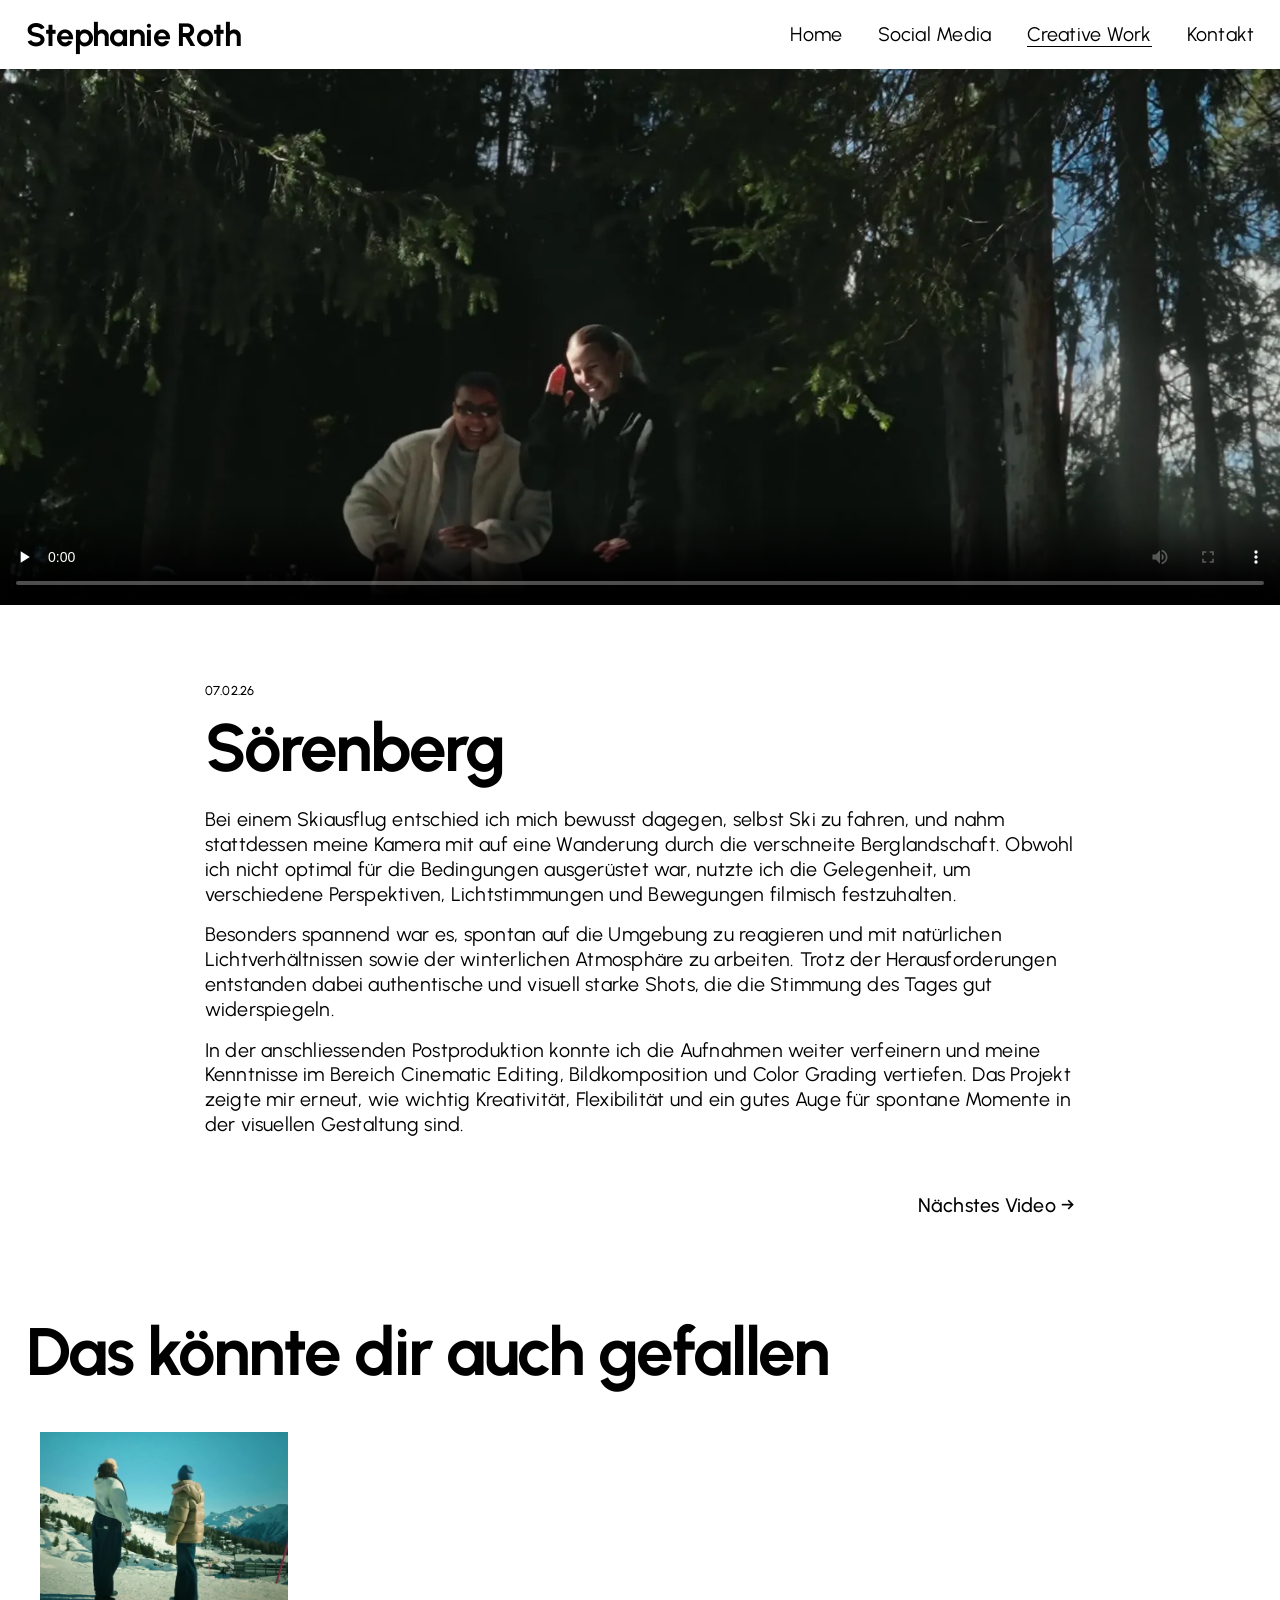
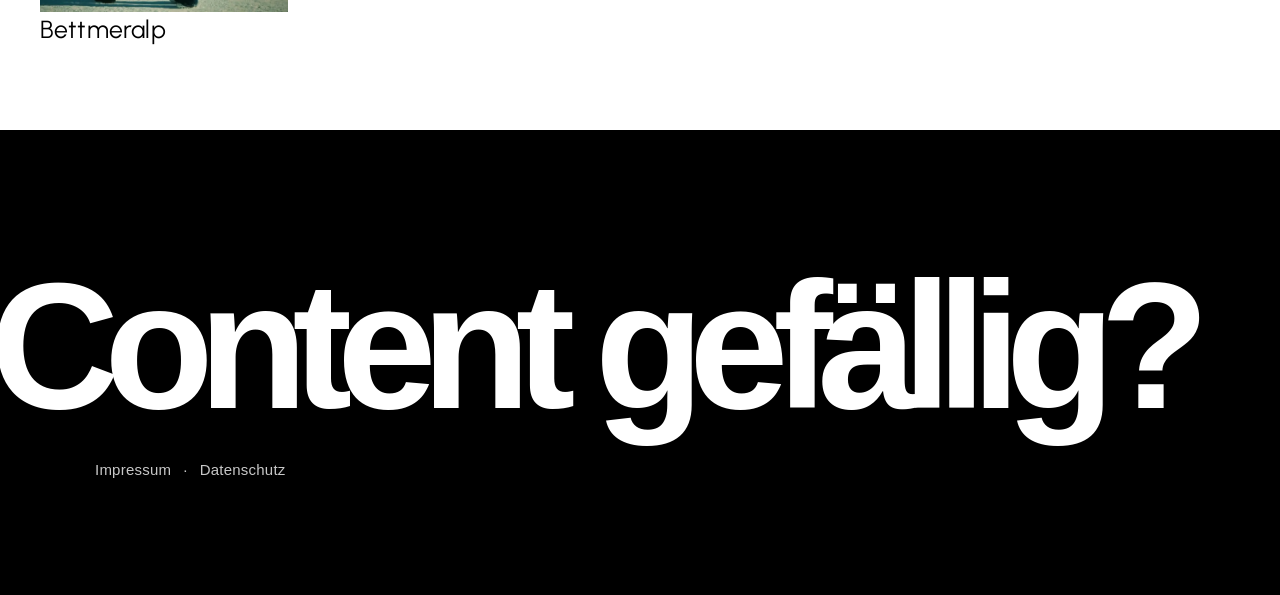
<file: video-soerenberg.html>
<!doctype html>
<html lang="de-CH">
<head>
  <meta charset="utf-8">
  <meta name="viewport" content="width=device-width, initial-scale=1">
  <title>Sörenberg — Stephanie Roth</title>
  <meta name="description" content="Sörenberg — Stephanie Roth">
  <meta property="og:title" content="Sörenberg — Stephanie Roth">
  <meta property="og:description" content="Sörenberg — Stephanie Roth">
  <meta property="og:image" content="assets/img/photoshoot-16-12-01-1000.webp">
  <meta name="theme-color" content="#fc221c">
  <link rel="icon" href="assets/img/favicon.svg" type="image/svg+xml">
  <link rel="preload" href="assets/fonts/Urbanist-var.woff" as="font" type="font/woff" crossorigin>
  <link rel="stylesheet" href="assets/css/site.css">
  <style>
.fe-6a043b07aa67e12ab06f8c7d {
  --grid-gutter: calc(var(--sqs-mobile-site-gutter, 6vw) - 11.0px);
  --cell-max-width: calc( ( var(--sqs-site-max-width, 1500px) - (11.0px * (8 - 1)) ) / 8 );
  display: grid;
  position: relative;
  grid-area: 1/1/-1/-1;
  grid-template-rows: repeat(6,minmax(24px, auto));
  grid-template-columns:
    minmax(var(--grid-gutter), 1fr)
    repeat(8, minmax(0, var(--cell-max-width)))
    minmax(var(--grid-gutter), 1fr);
  row-gap: 11.0px;
  column-gap: 11.0px;
  overflow-x: hidden;
  overflow-x: clip;
}
@media (min-width: 768px) {
  .background-width--inset .fe-6a043b07aa67e12ab06f8c7d {
    --inset-padding: calc(var(--sqs-site-gutter) * 2);
  }
  .fe-6a043b07aa67e12ab06f8c7d {
    --grid-gutter: calc(var(--sqs-site-gutter, 4vw) - 11.0px);
    --cell-max-width: calc( ( var(--sqs-site-max-width, 1500px) - (11.0px * (24 - 1)) ) / 24 );
    --inset-padding: 0vw;
    --row-height-scaling-factor: 0.0215;
    --container-width: min(var(--sqs-site-max-width, 1500px), calc(100vw - var(--sqs-site-gutter, 4vw) * 2 - var(--inset-padding) ));
    grid-template-rows: repeat(10,minmax(calc(var(--container-width) * var(--row-height-scaling-factor)), auto));
    grid-template-columns:
      minmax(var(--grid-gutter), 1fr)
      repeat(24, minmax(0, var(--cell-max-width)))
      minmax(var(--grid-gutter), 1fr);
  }
}
  .fe-block-yui_3_17_2_1_1781870590245_3902 {
    grid-area: 1/2/7/10;
    z-index: 1;
    @media (max-width: 767px) {
    }
  }
  .fe-block-yui_3_17_2_1_1781870590245_3902 .sqs-block {
    justify-content: flex-start;
  }
  .fe-block-yui_3_17_2_1_1781870590245_3902 .sqs-block-alignment-wrapper {
    align-items: flex-start;
  }
  @media (min-width: 768px) {
    .fe-block-yui_3_17_2_1_1781870590245_3902 {
      grid-area: 1/1/11/27;
      z-index: 1;
    }
    .fe-block-yui_3_17_2_1_1781870590245_3902 .sqs-block {
      justify-content: flex-start;
    }
    .fe-block-yui_3_17_2_1_1781870590245_3902 .sqs-block-alignment-wrapper {
      align-items: flex-start;
    }
  }
.footer-cta {
    background: #000;
    color: #fff;
    padding: 70px 0 46px;
    font-family: "Inter", "Helvetica Neue", Arial, sans-serif;
    overflow: hidden;
  }
  .footer-cta-link {
    color: #fff;
    text-decoration: none;
    display: flex;
    align-items: center;
    gap: 34px;
    width: max-content;
    max-width: none;
    margin-left: -10px;
    padding-bottom: 34px;
    transition: 0.25s ease;
  }
  .footer-cta-link span {
    font-size: clamp(78px, 14vw, 245px);
    line-height: 0.78;
    letter-spacing: -0.085em;
    font-weight: 900;
    white-space: nowrap;
    transition: 0.25s ease;
  }
  .footer-cta-link strong {
    color: #ff251f;
    font-size: clamp(70px, 10vw, 170px);
    line-height: 1;
    font-weight: 300;
    opacity: 0;
    transform: translateX(-30px);
    transition: 0.25s ease;
  }
  .footer-cta-link:hover span {
    color: #ff251f;
    transform: translateX(18px);
  }
  .footer-cta-link:hover strong {
    opacity: 1;
    transform: translateX(0);
  }
  .footer-bottom {
    max-width: 1250px;
    margin: 0 auto;
    padding: 0 5vw;
    position: relative;
    z-index: 3;
  }
  .footer-legal {
    display: inline-flex;
    gap: 12px;
    align-items: center;
    padding: 10px 16px;
    background: rgba(0, 0, 0, 0.72);
    border-radius: 999px;
    color: rgba(255, 255, 255, 0.78);
    font-size: 15px;
    backdrop-filter: blur(10px);
  }
  .footer-legal a {
    color: rgba(255, 255, 255, 0.78);
    text-decoration: none;
    transition: 0.2s ease;
  }
  .footer-legal a:hover {
    color: #ff251f;
  }
  @media (max-width: 700px) {
    .footer-cta {
      padding: 55px 0 34px;
    }
    .footer-cta-link {
      margin-left: 0;
      padding: 0 24px 26px;
      width: auto;
    }
    .footer-cta-link span {
      font-size: 72px;
      white-space: normal;
      line-height: 0.86;
    }
    .footer-cta-link strong {
      opacity: 1;
      transform: none;
      font-size: 62px;
    }
    .footer-bottom {
      padding: 0 24px;
    }
    .footer-legal {
      font-size: 14px;
    }
  }
  </style>
</head>
<body>
<a class="skip-link" href="#page">Zum Inhalt springen</a>
<header class="site-header header--white">
  <div class="header-inner">
    <a class="header-title" href="index.html">Stephanie Roth</a>
    <nav class="header-nav" aria-label="Hauptnavigation">
        <a href="index.html">Home</a>
        <a href="social-media.html">Social Media</a>
        <a href="creative-work.html" aria-current="page">Creative Work</a>
        <a href="contact.html">Kontakt</a>
    </nav>
    <button class="header-burger" type="button" aria-label="Menü öffnen" aria-expanded="false" aria-controls="mobile-menu"><span></span><span></span></button>
  </div>
</header>
<div class="mobile-menu" id="mobile-menu">
  <nav aria-label="Mobile Navigation">
      <a href="index.html">Home</a>
      <a href="social-media.html">Social Media</a>
      <a href="creative-work.html" aria-current="page">Creative Work</a>
      <a href="contact.html">Kontakt</a>
  </nav>
</div>
<main id="page">
<section class="page-section white sr-lesson-item">
<article>
<div class="sr-lesson-player"><div class="sr-video" style="--ratio:2.3889"><video controls="" playsinline="" poster="assets/img/video-soerenberg-thumb.webp" preload="none"><source src="assets/video/soerenberg.mp4" type="video/mp4"/></video><div class="sr-video-missing">Dieses Video wird gerade neu hochgeladen und ist bald wieder verfügbar.</div></div></div>
<div class="sr-lesson-text">
<div class="sr-lesson-date">07.02.26</div>
<h1>Sörenberg</h1>
<p>Bei einem Skiausflug entschied ich mich bewusst dagegen, selbst Ski zu fahren, und nahm stattdessen meine Kamera mit auf eine Wanderung durch die verschneite Berglandschaft. Obwohl ich nicht optimal für die Bedingungen ausgerüstet war, nutzte ich die Gelegenheit, um verschiedene Perspektiven, Lichtstimmungen und Bewegungen filmisch festzuhalten.</p><p>Besonders spannend war es, spontan auf die Umgebung zu reagieren und mit natürlichen Lichtverhältnissen sowie der winterlichen Atmosphäre zu arbeiten. Trotz der Herausforderungen entstanden dabei authentische und visuell starke Shots, die die Stimmung des Tages gut widerspiegeln.</p><p>In der anschliessenden Postproduktion konnte ich die Aufnahmen weiter verfeinern und meine Kenntnisse im Bereich Cinematic Editing, Bildkomposition und Color Grading vertiefen. Das Projekt zeigte mir erneut, wie wichtig Kreativität, Flexibilität und ein gutes Auge für spontane Momente in der visuellen Gestaltung sind.</p>
</div>
<div class="sr-lesson-next"><a href="video-bettmeralp.html">Nächstes Video →</a></div>
<div class="sr-related">
<h2>Das könnte dir auch gefallen</h2>
<div class="sr-related-item"><a href="video-bettmeralp.html"><img alt="Standbild aus dem Video Bettmeralp" height="180" loading="lazy" src="assets/img/video-bettmeralp-thumb.webp" width="248"/><span>Bettmeralp</span></a></div>
</div>
</article>
</section>
<section class="page-section black vertical-alignment--bottom section-height--custom is-footer" style="--custom-h:30"><div class="section-border"><div class="section-background"></div></div><div class="content-wrapper"><div class="content"><div><div class="fluid-engine fe-6a043b07aa67e12ab06f8c7d"><div class="fe-block fe-block-yui_3_17_2_1_1781870590245_3902"><div class="sqs-block website-component-block sqs-block-website-component sqs-block-code code-block" id="block-yui_3_17_2_1_1781870590245_3902"><div class="sqs-block-content">
<div class="sqs-code-container">
<section class="footer-cta">
<a class="footer-cta-link" href="contact.html">
<span>Content gefällig?</span>
<strong>→</strong>
</a>
<div class="footer-bottom">
<div class="footer-legal">
<a href="impressum.html">Impressum</a>
<span>·</span>
<a href="datenschutz.html">Datenschutz</a>
</div>
</div>
</section>

</div>

</div></div></div></div></div></div></div></section>
</main>
<script src="assets/js/site.js" defer></script>
</body>
</html>
</file>
<file: assets/css/site.css>
/* ==========================================================================
   Stephanie Roth – Portfolio
   Nachbau der Squarespace-Website (Layout-Engine "Fluid Engine") für GitHub Pages.
   Farben, Abstände und Schriftgrössen entsprechen den Werten der Squarespace-Seite.
   ========================================================================== */

/* --- Schrift -------------------------------------------------------------
   Squarespace nutzte "Gopher" (Adobe Fonts, an das Squarespace-Abo gebunden).
   Als lokal gehostete, kostenlose Alternative dient "Urbanist" (SIL Open Font License).
   Falls du Gopher über Adobe Fonts selbst einbinden willst: siehe README.md. */
@font-face {
  font-family: "SR Heading";
  src: url("../fonts/Urbanist-var.woff") format("woff");
  font-weight: 100 900;
  font-style: normal;
  font-display: swap;
  size-adjust: 103%;
}
@font-face {
  font-family: "SR Heading";
  src: url("../fonts/Urbanist-Italic-var.woff") format("woff");
  font-weight: 100 900;
  font-style: italic;
  font-display: swap;
  size-adjust: 103%;
}

:root {
  --accent: #fc221c;
  --light-accent: #f8dfdb;
  --dark-accent: #40140f;
  --black: #000;
  --white: #fff;

  --font-heading: "SR Heading", "Helvetica Neue", Arial, sans-serif;
  --font-body: "SR Heading", "Helvetica Neue", Arial, sans-serif;

  --sqs-site-gutter: 2vw;
  --sqs-mobile-site-gutter: 6vw;
  --sqs-site-max-width: 1500px;

  /* Squarespace skaliert Schrift mit 1.2vw (Desktop) bzw. 1.2vmax (Mobile) */
  --u: 1.2vw;
  --header-h: 69px;

  --h1-size: calc(5.5 * var(--u) + 1rem);
  --h2-size: calc(3.2 * var(--u) + 1rem);
  --h3-size: calc(1.9 * var(--u) + 1rem);
  --h4-size: calc(0.6 * var(--u) + 1rem);
  --p-size: calc(0.2 * var(--u) + 1rem);
  --p-large-size: calc(0.5 * var(--u) + 1rem);
  --p-small-size: 1rem;
}
@media (max-width: 767px) {
  :root { --u: 1.2vmax; --header-h: 82px; }
}

/* --- Basis ---------------------------------------------------------------- */
*, *::before, *::after { box-sizing: border-box; }
html { -webkit-text-size-adjust: 100%; scroll-behavior: smooth; }
body {
  margin: 0;
  background: #fff;
  color: #000;
  font-family: var(--font-body);
  font-size: var(--p-size);
  line-height: 1.3;
  letter-spacing: 0.012em; /* Gopher läuft breiter als Urbanist – leicht ausgeglichen */
  -webkit-font-smoothing: antialiased;
  -moz-osx-font-smoothing: grayscale;
  overflow-x: hidden;
}
img, video, svg { max-width: 100%; }
a { color: inherit; }
button { font: inherit; }
.skip-link {
  position: absolute; left: -9999px; top: 0; z-index: 100;
  background: #000; color: #fff; padding: 10px 16px;
}
.skip-link:focus { left: 10px; top: 10px; }
:focus-visible { outline: 2px solid var(--accent); outline-offset: 3px; }

/* Überschriften: gleiche Logik wie das Squarespace-Theme (niedrige Spezifität,
   damit eigener Code in Code-Blöcken immer gewinnt). */
:where(h1, h2, h3, h4) {
  font-family: var(--font-heading);
  font-weight: 700;
  letter-spacing: -0.03em;
  color: var(--h-color, inherit);
  margin: 0;
}
:where(h1) { font-size: var(--h1-size); line-height: 0.936; }
:where(h2) { font-size: var(--h2-size); line-height: 1.0464; }
:where(h3) { font-size: var(--h3-size); line-height: 1.1088; }
:where(h4) { font-size: var(--h4-size); line-height: 1.1712; }
:where(p) { margin: 0; }

/* --- Section-Themes (Squarespace: white / bright / black) ----------------- */
.page-section { --h-color: #000; --p-color: #000; --link-color: var(--accent); --sec-bg: #fff; color: var(--p-color); }
.page-section.white { --h-color: #000; --p-color: #000; --link-color: var(--accent); --sec-bg: #fff; }
.page-section.bright { --h-color: var(--light-accent); --p-color: #fff; --link-color: #fff; --sec-bg: var(--accent); }
.page-section.black { --h-color: #fff; --p-color: #fff; --link-color: #fff; --sec-bg: #000; }

/* --- Section-Layout ------------------------------------------------------- */
.page-section {
  position: relative;
  display: flex;
  flex-direction: column;
  justify-content: center;
  min-height: var(--sec-min-h, 0);
}
.page-section.vertical-alignment--top { justify-content: flex-start; }
.page-section.vertical-alignment--bottom { justify-content: flex-end; }

.section-border { position: absolute; inset: 0; overflow: hidden; z-index: 0; pointer-events: none; }
.section-background { position: absolute; inset: 0; background: var(--sec-bg); overflow: hidden; }
.section-background img { position: absolute; inset: 0; width: 100%; height: 100%; object-fit: cover; }
.section-background-overlay { position: absolute; inset: 0; background: #000; opacity: var(--overlay, 0.15); }

.content-wrapper {
  position: relative;
  z-index: 1;
  width: 100%;
  padding-top: var(--sec-pad-top, 0);
  padding-bottom: var(--sec-pad-bottom, 0);
}
/* Die erste Section liegt unter dem (transparenten) Header */
main > .page-section:first-child .content-wrapper {
  padding-top: calc(var(--header-h) + var(--sec-pad-top, 0px));
}

.section-height--small  { --sec-min-h: 33vh; --sec-pad: 3.3vmax; }
.section-height--medium { --sec-min-h: 66vh; --sec-pad: 6.6vmax; }
.section-height--large  { --sec-min-h: 100vh; --sec-pad: 9.9vmax; }
.page-section[class*="section-height--"] { --sec-pad-top: var(--sec-pad); --sec-pad-bottom: var(--sec-pad); }
.page-section.section-height--custom { --sec-min-h: calc(var(--custom-h, 0) * 1vh); --sec-pad-top: calc(var(--custom-h, 0) / 5 * 1vmax); --sec-pad-bottom: calc(var(--custom-h, 0) / 5 * 1vmax); }
.page-section.section-height--custom.vertical-alignment--bottom { --sec-pad-bottom: 2vw; }
.page-section.is-footer { --sec-pad-bottom: 2vw; }

/* --- Fluid Engine (Squarespace Raster) ------------------------------------- */
.fluid-engine { width: 100%; }
.fe-block { position: relative; min-width: 0; }
.fe-block > .sqs-block { height: 100%; display: flex; flex-direction: column; }
.fe-block .sqs-block-content { width: 100%; }
.fe-block .sqs-block-code .sqs-block-content,
.fe-block .sqs-block-embed .sqs-block-content,
.fe-block .sqs-block-video .sqs-block-content { height: 100%; }
.sqs-block-alignment-wrapper { display: flex; height: 100%; }

/* Text-Blöcke */
.sqs-html-content { color: var(--p-color); }
.sqs-html-content p { font-size: var(--p-size); line-height: 1.3; white-space: pre-wrap; margin: 1rem 0; }
.sqs-html-content p.sqsrte-large { font-size: var(--p-large-size); }
.sqs-html-content p.sqsrte-small { font-size: var(--p-small-size); }
.sqs-html-content h1, .sqs-html-content h2, .sqs-html-content h3, .sqs-html-content h4 { white-space: pre-wrap; margin: 2rem 0; }
.sqs-html-content > :first-child { margin-top: 0; }
.sqs-html-content > :last-child { margin-bottom: 0; }
.sqs-html-content a { color: var(--link-color); text-decoration: underline; text-decoration-thickness: 1px; text-underline-offset: 0.15em; }
.sqsrte-text-color--accent { color: var(--accent); }
.sqsrte-text-color--white { color: #fff; }
.sqsrte-text-color--black { color: #000; }
.sqsrte-text-color--lightAccent { color: var(--light-accent); }
.sqsrte-text-color--darkAccent { color: var(--dark-accent); }

/* Skalierter Text (Squarespace "scaled text"): füllt die Blockbreite.
   CSS-Fallback über Container-Einheiten, exakte Anpassung per JS. */
.fe-block:has(.sqsrte-scaled-text-container) { container-type: inline-size; }
.sqsrte-scaled-text-container { margin: 0 !important; line-height: 0; }
.sqsrte-scaled-text { display: inline-block; white-space: nowrap; }
.sqsrte-scaled-text > * { white-space: nowrap !important; margin: 0 !important; line-height: 1 !important; font-size: inherit !important; }

/* Marker-Hervorhebung (Squarespace "highlight / marker") */
.sr-marker {
  background-image: linear-gradient(var(--accent), var(--accent));
  background-repeat: no-repeat;
  background-size: 100% 0.8em;
  background-position: 0 62%;
  -webkit-box-decoration-break: clone;
  box-decoration-break: clone;
  padding: 0 0.04em;
}

/* Bild-Blöcke (aus Squarespace imageFluid übernommen) */
.sqs-block-image :is(.image-block-outer-wrapper, .sqs-block-content, .sqs-image) { height: 100%; width: 100%; }
.sqs-block-image .sqs-image-content { height: 100%; width: 100%; position: relative; }
.sqs-block-image .design-layout-fluid .sqs-image { display: flex; }
.sqs-block-image .design-layout-fluid.image-position-left .sqs-image { justify-content: flex-start; }
.sqs-block-image .design-layout-fluid.image-position-center .sqs-image { justify-content: center; }
.sqs-block-image .design-layout-fluid.image-position-right .sqs-image { justify-content: flex-end; }
.sqs-block-image .content-fill, .sqs-block-image .content-fit { position: absolute; inset: 0; width: 100%; height: 100%; display: block; }
.sqs-block-image .design-layout-fluid img { position: absolute; top: 0; left: 0; width: 100%; height: 100%; display: block; }
.sqs-block-image img { object-position: var(--image-component-focal-point, 50% 50%); object-fit: var(--image-component-object-fit, cover); }
/* "Einpassen"-Bilder: Container umschliesst das Bild exakt (abgerundete Ecken sitzen am Bild) */
.sqs-block-image .sqs-image:has(.content-fit) { container-type: size; align-items: var(--fit-align, center); }
.sqs-block-image .sqs-image:has(.content-fit) .sqs-image-content {
  width: min(100cqw, 100cqh * var(--image-component-native-aspect-ratio));
  height: min(100cqh, 100cqw / (var(--image-component-native-aspect-ratio)));
  flex: none;
}
.sqs-block-image .fluidImageOverlay { position: absolute; inset: 0; background: #000; opacity: var(--image-component-overlay-opacity, 0); pointer-events: none; }
.js-content-mode-element-wrapper { position: relative; width: 100%; height: 100%; }
.js-content-mode-element-wrapper.only-mobile { display: none; }
@media (max-width: 767px) {
  .js-content-mode-element-wrapper.only-desktop { display: none; }
  .js-content-mode-element-wrapper.only-mobile { display: block; }
}

/* Embeds (TikTok / Instagram) */
.sr-embed { display: flex; justify-content: center; height: 100%; }
.sr-embed iframe { display: block; border: 0; max-width: 100%; background: #fff; }

/* Native Videos */
.sr-video { position: relative; width: 100%; height: 100%; background: #000; overflow: hidden; }
.sr-video video { width: 100%; height: 100%; display: block; object-fit: cover; background: #000; }
.sr-video .sr-video-missing {
  position: absolute; inset: 0; display: none; align-items: center; justify-content: center;
  text-align: center; padding: 20px; color: #fff; background: rgba(0,0,0,.55);
  font-size: 16px; line-height: 1.4;
}
.sr-video.is-missing .sr-video-missing { display: flex; }

/* --- Header --------------------------------------------------------------- */
.site-header {
  position: absolute;
  top: 0; left: 0; right: 0;
  z-index: 50;
  color: var(--header-color, #000);
}
.site-header.header--bright { --header-color: var(--light-accent); }
.site-header.header--white  { --header-color: #000; }
.site-header.header--black  { --header-color: #fff; }
.header-inner {
  display: flex;
  align-items: center;
  justify-content: space-between;
  padding: 1vw var(--sqs-site-gutter);
  min-height: 69px;
}
.header-title {
  font-family: var(--font-heading);
  font-weight: 700;
  font-size: calc(1 * var(--u) + 1rem);
  letter-spacing: -0.02em;
  line-height: 1.2;
  text-decoration: none;
  color: var(--header-color);
  white-space: nowrap;
}
.header-nav { display: flex; align-items: center; gap: 0 1.85em; font-size: calc(0.2 * var(--u) + 1rem); }
.header-nav a {
  color: var(--header-color);
  text-decoration: none;
  padding: 0.1em 0;
  line-height: 1.3;
  background-image: linear-gradient(currentColor, currentColor);
  background-repeat: no-repeat;
  background-size: 0 1px;
  background-position: 0 calc(100% - 0.1em);
}
.header-nav a:hover, .header-nav a[aria-current="page"] { background-size: 100% 1px; }
.header-burger { display: none; }

.mobile-menu {
  position: fixed; inset: 0; z-index: 45;
  background: var(--light-accent);
  display: flex; align-items: center; justify-content: center;
  opacity: 0; visibility: hidden;
  transition: visibility .6s cubic-bezier(.4,0,.2,1), opacity .4s cubic-bezier(.4,0,.2,1);
}
.mobile-menu nav { display: flex; flex-direction: column; align-items: center; gap: 24px; }
.mobile-menu a {
  color: #000; text-decoration: none;
  font-size: calc(1.63 * var(--u) + 1rem); line-height: 1; letter-spacing: -0.007em;
}
.mobile-menu a[aria-current="page"] { text-decoration: underline; text-decoration-thickness: 1px; text-underline-offset: .15em; }
body.menu-open { overflow: hidden; }
body.menu-open .mobile-menu { opacity: 1; visibility: visible; }
body.menu-open .site-header { --header-color: #000; position: fixed; }

@media (max-width: 767px) {
  .header-inner { padding: 6.6vw 8.5vw 6.6vw 8.5vw; min-height: 82px; }
  .header-nav { display: none; }
  .header-title { font-size: calc(1 * var(--u) + 1rem); }
  .header-burger {
    display: block; order: -1;
    width: 28px; height: 28px; padding: 0; border: 0; background: none; cursor: pointer;
    position: relative; color: var(--header-color);
  }
  .header-burger span {
    position: absolute; left: 0; top: 50%; width: 28px; height: 1px; background: currentColor;
    transition: transform .3s cubic-bezier(.4,0,.2,1);
  }
  .header-burger span:last-child { transform: rotate(90deg); }
  body.menu-open .header-burger span:first-child { transform: rotate(45deg); }
  body.menu-open .header-burger span:last-child { transform: rotate(-45deg); }
}

/* --- Galerie-Reel (Squarespace Gallery "Reel") ---------------------------- */
.sr-reel { position: relative; height: 75vh; }
.sr-reel-track {
  display: flex; gap: 0; height: 100%;
  overflow-x: auto; overflow-y: hidden;
  scroll-snap-type: x mandatory; scroll-behavior: smooth;
  scrollbar-width: none;
}
.sr-reel-track::-webkit-scrollbar { display: none; }
.sr-reel-item { flex: 0 0 auto; height: 100%; margin: 0; scroll-snap-align: center; }
.sr-reel-item img { height: 100%; width: auto; display: block; }
.sr-reel-btn {
  position: absolute; top: 50%; transform: translateY(-50%);
  width: 48px; height: 48px; border: 0; border-radius: 50%;
  background: rgba(255,255,255,.9); color: #000; cursor: pointer;
  display: grid; place-items: center; z-index: 2;
  box-shadow: 0 6px 20px rgba(0,0,0,.12);
  transition: background .2s ease, transform .2s ease;
}
.sr-reel-btn:hover { background: #fff; transform: translateY(-50%) scale(1.06); }
.sr-reel-btn svg { width: 22px; height: 22px; }
.sr-reel-prev { left: var(--sqs-site-gutter); }
.sr-reel-next { right: var(--sqs-site-gutter); }
@media (max-width: 767px) {
  .sr-reel { height: 75vh; }
  .sr-reel-btn { width: 40px; height: 40px; }
}

/* --- Galerie "Masonry" (Swisscom Projekte) ------------------------------ */
.sr-masonry { columns: 2; column-gap: 20px; padding: 0 var(--sqs-site-gutter); max-width: calc(var(--sqs-site-max-width) + 2 * var(--sqs-site-gutter)); margin: 0 auto; }
.sr-masonry-item { margin: 0 0 20px; break-inside: avoid; }
.sr-masonry-item img { width: 100%; height: auto; display: block; }
@media (max-width: 767px) { .sr-masonry { columns: 1; padding: 0 var(--sqs-mobile-site-gutter); } }

/* --- Video-Liste (Squarespace "Videos") ------------------------------------ */
.sr-lessons { padding: 3.3vmax var(--sqs-site-gutter) 6.6vmax; max-width: calc(var(--sqs-site-max-width) + 2 * var(--sqs-site-gutter)); margin: 0 auto; }
.sr-lessons-nav { margin: 0 0 2rem; font-size: 1rem; font-weight: 500; }
.sr-lessons-nav a { text-decoration: none; }
.sr-lessons-grid { list-style: none; margin: 0; padding: 0; display: grid; grid-template-columns: repeat(3, minmax(0, 1fr)); column-gap: 30px; row-gap: 60px; }
.sr-lesson-thumb { display: block; margin-bottom: 25px; aspect-ratio: 16 / 9; overflow: hidden; background: #000; }
.sr-lesson-thumb img { width: 100%; height: 100%; object-fit: cover; display: block; transition: transform .5s ease; }
.sr-lesson-thumb:hover img { transform: scale(1.03); }
.sr-lesson-date { font-size: 0.8rem; font-weight: 500; margin-bottom: 10px; }
.sr-lesson-title { font-size: var(--h4-size); line-height: 1.17; margin: 0 0 10px; }
.sr-lesson-title a { text-decoration: none; }
.sr-lesson-desc { font-size: var(--p-small-size); line-height: 1.3; display: -webkit-box; -webkit-line-clamp: 3; -webkit-box-orient: vertical; overflow: hidden; }
@media (max-width: 767px) {
  .sr-lessons { padding-left: var(--sqs-mobile-site-gutter); padding-right: var(--sqs-mobile-site-gutter); }
  .sr-lessons-grid { grid-template-columns: 1fr; }
}

/* --- Video-Detailseite ---------------------------------------------------- */
.sr-lesson-item { padding-top: var(--header-h); }
.sr-lesson-player { background: #000; }
.sr-lesson-player .sr-video { aspect-ratio: var(--ratio, 16/9); max-height: 90vh; height: auto; }
.sr-lesson-player .sr-video video { object-fit: contain; }
.sr-lesson-text { max-width: 922px; margin: 0 auto; padding: 78px var(--sqs-site-gutter) 0; }
.sr-lesson-text .sr-lesson-date { font-size: 0.784rem; }
.sr-lesson-text h1 { font-size: var(--h2-size); line-height: 1.2; margin: 9px 0 20px; }
.sr-lesson-text p { font-size: var(--p-size); line-height: 1.3; margin: 0 0 1rem; white-space: pre-wrap; }
.sr-lesson-next { max-width: 922px; margin: 0 auto; padding: 40px var(--sqs-site-gutter) 0; text-align: right; }
.sr-lesson-next a { text-decoration: none; font-weight: 500; }
.sr-related { padding: 100px var(--sqs-site-gutter) 6.6vmax; max-width: calc(var(--sqs-site-max-width) + 2 * var(--sqs-site-gutter)); margin: 0 auto; }
.sr-related h2 { font-size: var(--h2-size); line-height: 1.05; margin: 0 0 46px; }
.sr-related-item { display: inline-block; margin-left: 14px; }
.sr-related-item img { width: 248px; height: 180px; object-fit: cover; display: block; }
.sr-related-item a { text-decoration: none; }
.sr-related-item span { display: block; font-size: 24px; margin-top: 2px; }
@media (max-width: 767px) {
  .sr-lesson-text, .sr-lesson-next, .sr-related { padding-left: var(--sqs-mobile-site-gutter); padding-right: var(--sqs-mobile-site-gutter); }
  .sr-lesson-text { padding-top: 40px; }
  .sr-related-item { margin-left: 0; }
}

/* --- Generativer Hintergrund "Bokeh" (Projekte → Videographie) ------------ */
.sr-bokeh { position: absolute; inset: 0; background: var(--accent); overflow: hidden; }
.sr-bokeh span {
  position: absolute; border-radius: 50%; filter: blur(60px); opacity: .85;
  will-change: transform;
}
.sr-bokeh .b1 { width: 55vw; height: 55vw; left: -10vw; top: -30vw; background: var(--dark-accent); animation: srBokeh1 26s ease-in-out infinite alternate; }
.sr-bokeh .b2 { width: 45vw; height: 45vw; right: -8vw; bottom: -28vw; background: var(--light-accent); opacity: .55; animation: srBokeh2 32s ease-in-out infinite alternate; }
.sr-bokeh .b3 { width: 30vw; height: 30vw; left: 58vw; top: -18vw; background: #fff; opacity: .25; animation: srBokeh3 22s ease-in-out infinite alternate; }
@keyframes srBokeh1 { to { transform: translate(18vw, 12vw) scale(1.15); } }
@keyframes srBokeh2 { to { transform: translate(-22vw, -10vw) scale(.9); } }
@keyframes srBokeh3 { to { transform: translate(-14vw, 16vw) scale(1.2); } }
.sr-bokeh-toggle {
  position: absolute; right: 12px; bottom: 12px; z-index: 3;
  width: 26px; height: 26px; border-radius: 50%; border: 0; cursor: pointer;
  background: rgba(0,0,0,.45); color: #fff; display: grid; place-items: center; font-size: 10px;
}
.sr-bokeh.is-paused span { animation-play-state: paused; }

/* --- Kontaktformular (Squarespace-Formular nachgebaut) -------------------- */
.sr-form { font-family: var(--font-body); color: #000; width: 100%; }
.sr-form fieldset { border: 0; padding: 0; margin: 0 0 20px; }
.sr-form legend, .sr-form .sr-label { display: block; font-size: var(--p-size); padding: 0 0 4px; }
.sr-form .sr-req { font-size: 12px; margin-left: 6px; }
.sr-form .sr-name { display: grid; grid-template-columns: 1fr 1fr; gap: 10px; }
.sr-form .sr-caption { display: block; font-size: 12px; margin: 2px 0 6px; }
.sr-form input, .sr-form textarea {
  width: 100%; font: inherit; font-size: var(--p-size); color: #000;
  background: #fafafa; border: 1px solid #000; border-radius: 0; padding: 10px; margin: 0;
  -webkit-appearance: none; appearance: none;
}
.sr-form textarea { min-height: 100px; resize: vertical; display: block; }
.sr-form input:focus, .sr-form textarea:focus { outline: 2px solid #000; outline-offset: 0; }
.sr-form .sr-field { margin-bottom: 20px; }
.sr-form button {
  font-family: var(--font-heading); font-weight: 700; font-size: calc(0.4 * var(--u) + 0.8rem);
  color: #fff; background: var(--accent); border: 2px solid #fff; border-radius: 6.4px;
  padding: 1em 4em; cursor: pointer; transition: opacity .2s ease;
}
.sr-form button:hover { opacity: .85; }
.sr-form .sr-form-note { font-size: 14px; margin-top: 14px; color: #555; min-height: 1em; }
.sr-form .sr-hp { position: absolute; left: -9999px; }
@media (max-width: 767px) {
  .sr-form .sr-name { grid-template-columns: 1fr; }
}

/* --- Seiten-Einblendung (dezent) ----------------------------------------- */
@media (prefers-reduced-motion: reduce) {
  *, *::before, *::after { animation-duration: .001ms !important; animation-iteration-count: 1 !important; transition-duration: .001ms !important; scroll-behavior: auto !important; }
}

/* Hochformat-Reels in Querformat-Kacheln: ganzes Video zeigen */
.sr-video--portrait video { object-fit: contain; position: absolute; inset: 0; }

/* --- Ergänzte Projekte (nach der Migration hinzugefügt, im Stil der Seite) --- */
.sr-extra { padding: 3.3vmax var(--sqs-site-gutter); max-width: calc(var(--sqs-site-max-width) + 2 * var(--sqs-site-gutter)); margin: 0 auto; box-sizing: border-box; width: 100%; }
.sr-extra-grid { display: grid; grid-template-columns: repeat(2, minmax(0, 1fr)); gap: 4vw 3vw; align-items: end; }
.sr-extra-grid.is-narrow { max-width: 1000px; margin: 0 auto; }
.sr-extra figure { margin: 0; }
.sr-extra img { display: block; width: 100%; height: auto; }
.sr-extra .sr-extra-text { align-self: center; }
.sr-extra h3 { font-size: calc(var(--h3-size) * 0.85); margin: 0 0 0.6em; }
.sr-extra h3 span { color: var(--accent); }
.sr-extra p { font-size: 1.1rem; line-height: 1.5; max-width: 34em; }
.sr-extra figcaption h3 { margin: 0.8em 0 0; }
.sr-extra-wide { grid-column: 1 / -1; }
.sr-extra .sr-video { aspect-ratio: 16 / 9; height: auto; }
@media (max-width: 767px) {
  .sr-extra { padding: 8vw var(--sqs-mobile-site-gutter); }
  .sr-extra-grid { grid-template-columns: 1fr; gap: 10vw; }
}
.sr-extra .is-framed img { border: 1px solid #e6e6e6; }
.sr-extra .sr-video.is-portrait { aspect-ratio: 9 / 16; }
.sr-extra .sr-video.is-portrait video { object-fit: contain; }
.sr-extra-grid.is-pair { grid-template-columns: 3.16fr 1fr; align-items: start; }
.sr-extra-grid.is-single { grid-template-columns: minmax(0, 380px); justify-content: center; }
.sr-extra figcaption h3 { font-size: calc(var(--h3-size) * 0.6); }
@media (max-width: 767px) { .sr-extra-grid.is-pair, .sr-extra-grid.is-single { grid-template-columns: 1fr; } }

/* Videographie: alle Videos direkt abspielbar, kurzer Text daneben */
.sr-vlist { list-style: none; margin: 0 auto; padding: 0; max-width: 1200px; display: grid; gap: clamp(36px, 5vw, 64px); }
.sr-vrow { display: grid; grid-template-columns: minmax(0, 1.6fr) minmax(0, 1fr); gap: clamp(20px, 3vw, 48px); align-items: center; }
.sr-vrow .sr-video { aspect-ratio: 16 / 9; height: auto; background: #000; }
.sr-vrow .sr-video video { width: 100%; height: 100%; object-fit: contain; }
.sr-vrow .sr-video.is-portrait { aspect-ratio: 9 / 16; max-height: 560px; justify-self: center; width: auto; height: 560px; }
.sr-vtext h3 { margin: 0 0 .4em; font-size: calc(var(--h3-size) * 0.7); color: var(--accent); }
.sr-vtext p { margin: 0; font-size: 1.1rem; line-height: 1.5; max-width: 30em; }
.sr-vtext .sr-vdate { font-size: .95rem; opacity: .7; margin-bottom: .3em; }
@media (max-width: 767px) {
  .sr-vrow { grid-template-columns: 1fr; }
  .sr-vrow .sr-video.is-portrait { height: 70vh; max-height: 520px; }
}

/* Midoré: Seitenentwürfe nebeneinander */
.sr-extra-grid.is-three { grid-template-columns: repeat(3, minmax(0, 1fr)); align-items: start; gap: clamp(16px, 2.5vw, 36px); }
.sr-screen img { border: 1px solid #e6e6e6; border-radius: 6px; box-shadow: 0 12px 30px rgba(0, 0, 0, .08); }
.sr-screen figcaption { margin-top: .7em; font-weight: 600; }
@media (max-width: 767px) { .sr-extra-grid.is-three { grid-template-columns: 1fr; } }
</file>
